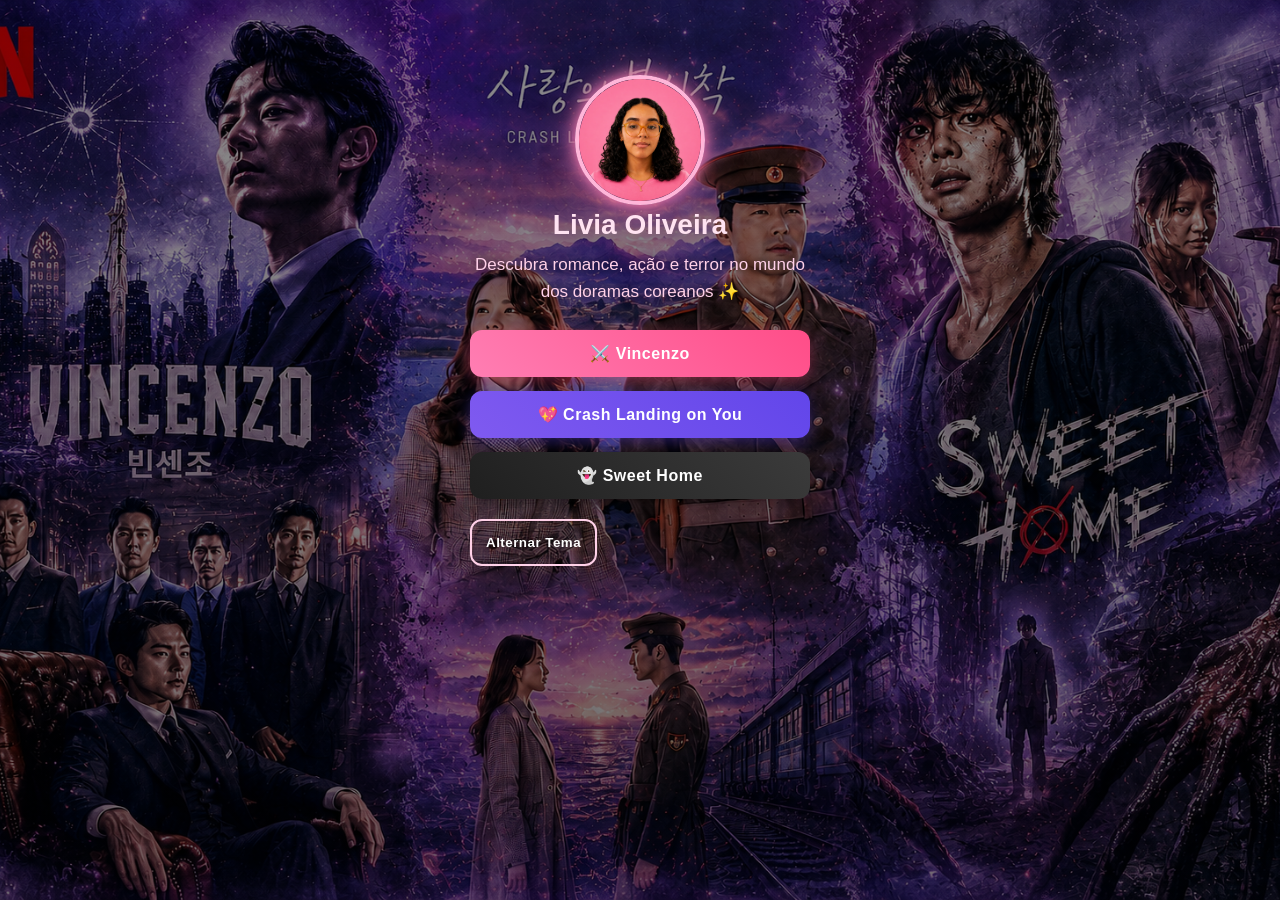
<file: meuprojeto/index.html>
<!DOCTYPE html>
<html lang="pt-BR">

<head>
  <meta charset="UTF-8">
  <title>Meu Linktree</title>
  <link rel="stylesheet" href="styles.css">
</head>

<body>
  <div class="container text-center">
    <img src="livia.avif" alt="Foto" class="avatar">
    <h1 class="title">Livia Oliveira</h1>
    <p class="subtitle">Descubra romance, ação e terror no mundo dos doramas coreanos ✨</p>
    <div class="links">
      <a href="https://www.netflix.com/title/81365087" target="_blank" class="btn btn-primary">
        ⚔️ Vincenzo
      </a>

      <a href="https://www.netflix.com/title/81159258" target="_blank" class="btn btn-secondary">
        💖 Crash Landing on You
      </a>

      <a href="https://www.netflix.com/title/81061734" target="_blank" class="btn btn-dark">
        👻 Sweet Home
      </a>
    </div>
    <button class="btn btn-outline" onclick="toggleTheme()">
      Alternar Tema
    </button>
  </div>
  <script src="script.js"></script>
</body>

</html>
</file>
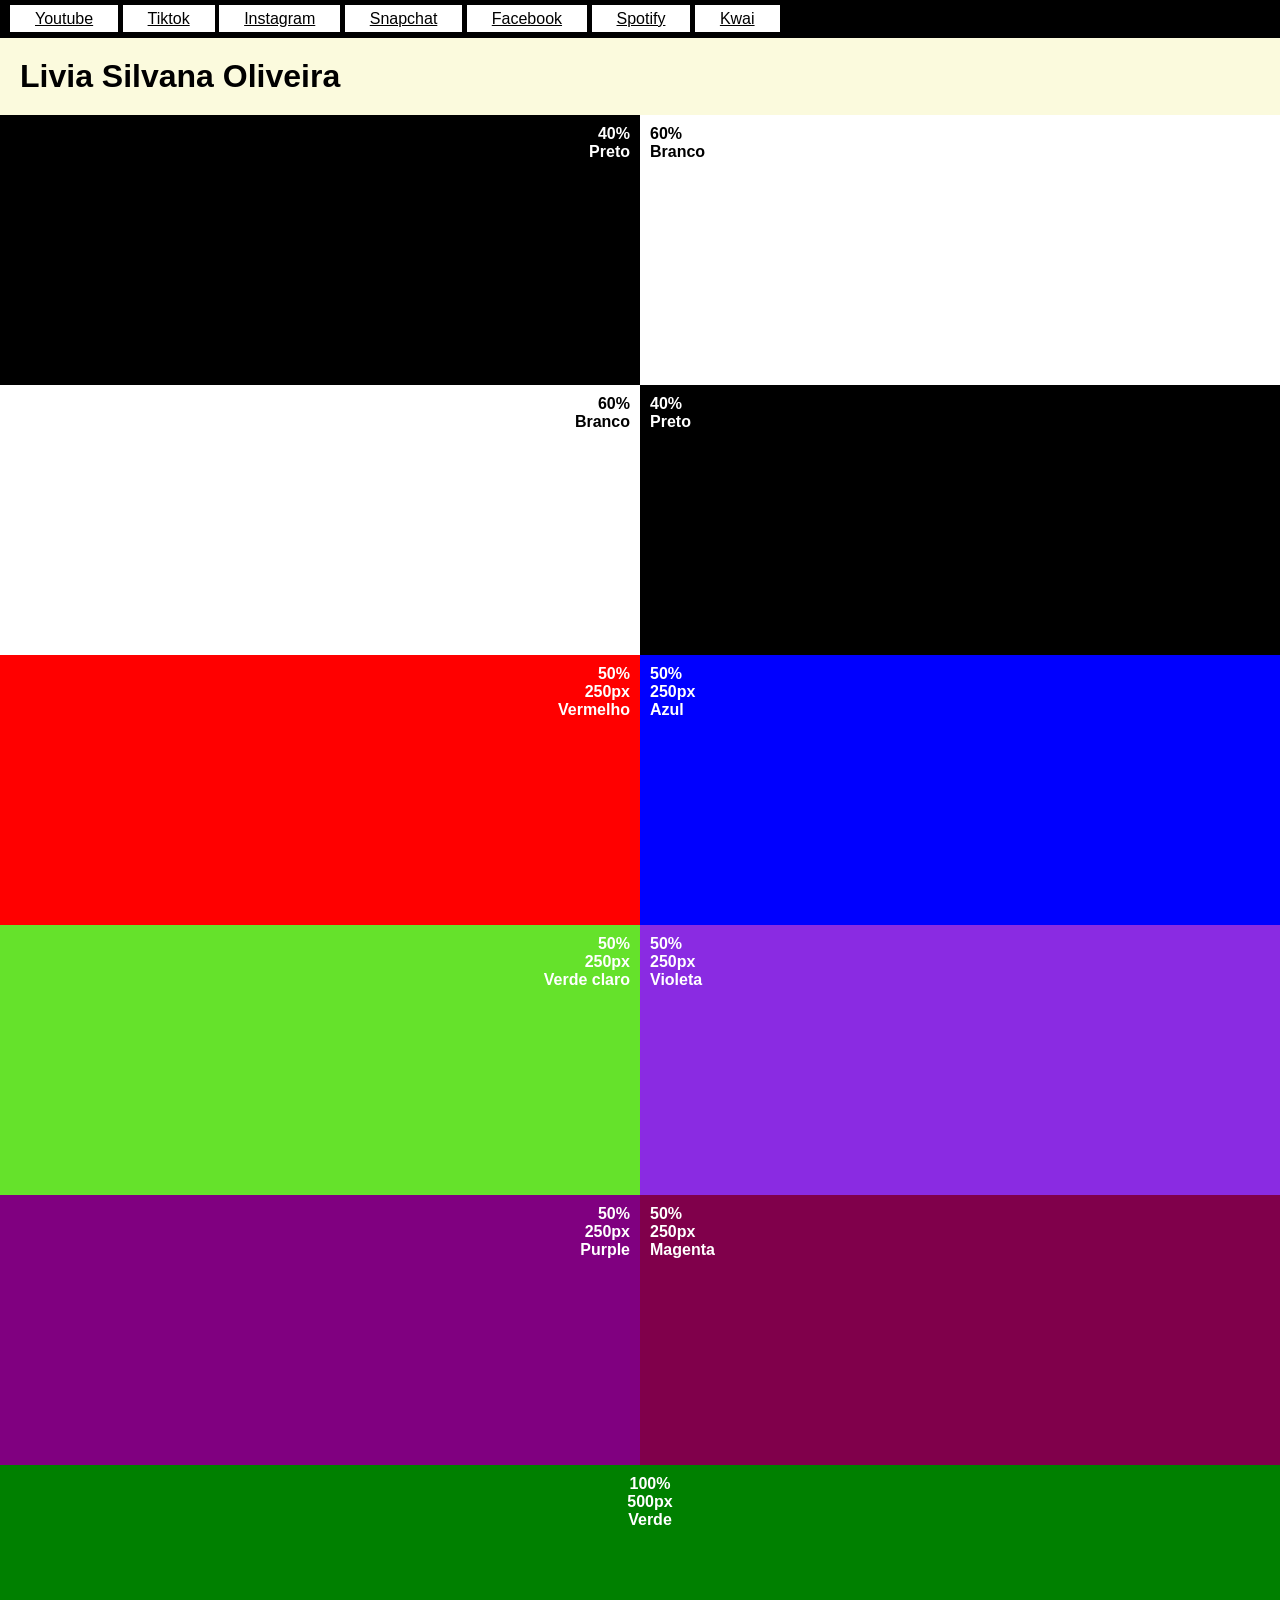
<file: modelo/index.html>
<!DOCTYPE html>
<html lang="en">
<head>
    <meta charset="UTF-8">
    <meta name="viewport" content="width=device-width, initial-scale=1.0">
    <title>Document</title>

    <Link rel="stylesheet"
    href="estilos.css">
</head>
<body>
    <div class="barra-navegacao">
        <a href="https://www.youtube.com/" class="link">Youtube</a>
        <a href="https://www.tiktok.com/" class="link">Tiktok</a>
        <a href="https://www.instagram.com/" class="link">Instagram</a>
        <a href="https://www.snapchat.com/" class="link">Snapchat</a>
        <a href="https://www.facebook.com/" class="link">Facebook</a>
        <a href="https://open.spotify.com/" class="link">Spotify</a>
        <a href="https://www.kwai.com/" class="link">Kwai</a>
        </a>
    </div>
    <h1>Livia Silvana Oliveira</h1>
     <div class="wrapper">
    <div class="meia-caixa texto-direita"  style="background-color:black;">
        40%<br>
        Preto
    </div>
    <div class="meia-caixa" style="background-color: white; color:black">
        60%<br>
        Branco
    </div>
    </div>
    <div class="wrapper">
    <div class="meia-caixa texto-direita"  style="background-color:white; color:black">
        60%<br>
        Branco
    </div>
    <div class="meia-caixa" style="background-color: black; color:white
    ">
        40%<br>
        Preto
    </div>
    </div>
    <div class="wrapper">
    <div class="meia-caixa texto-direita"  style="background-color: red;">
        50%<br>
        250px<br>
        Vermelho
    </div>
    <div class="meia-caixa" style="background-color: blue;">
        50%<br>
        250px<br>
        Azul
    </div>
    </div>
    <div class="wrapper">
    <div class="meia-caixa texto-direita" style="background-color: rgb(101, 226, 43);"> 
        50%<br>
        250px<br>
        Verde claro
    </div>
    <div class="meia-caixa" style="background-color: blueviolet;"> 
        50%<br>
        250px<br>
        Violeta
    </div>
    </div>
      <div class="wrapper">
    <div class="meia-caixa texto-direita" style="background-color: purple;"> 
        50%<br>
        250px<br>
        Purple
    </div>
    <div class="meia-caixa" style="background-color: rgb(128, 0, 75);"> 
        50%<br>
        250px<br>
        Magenta
    </div>
</div>
    <div class="caixa-completa
    texto-centro">
        100%<br>
        500px<br>
        Verde
    </div>
</body>
</file>
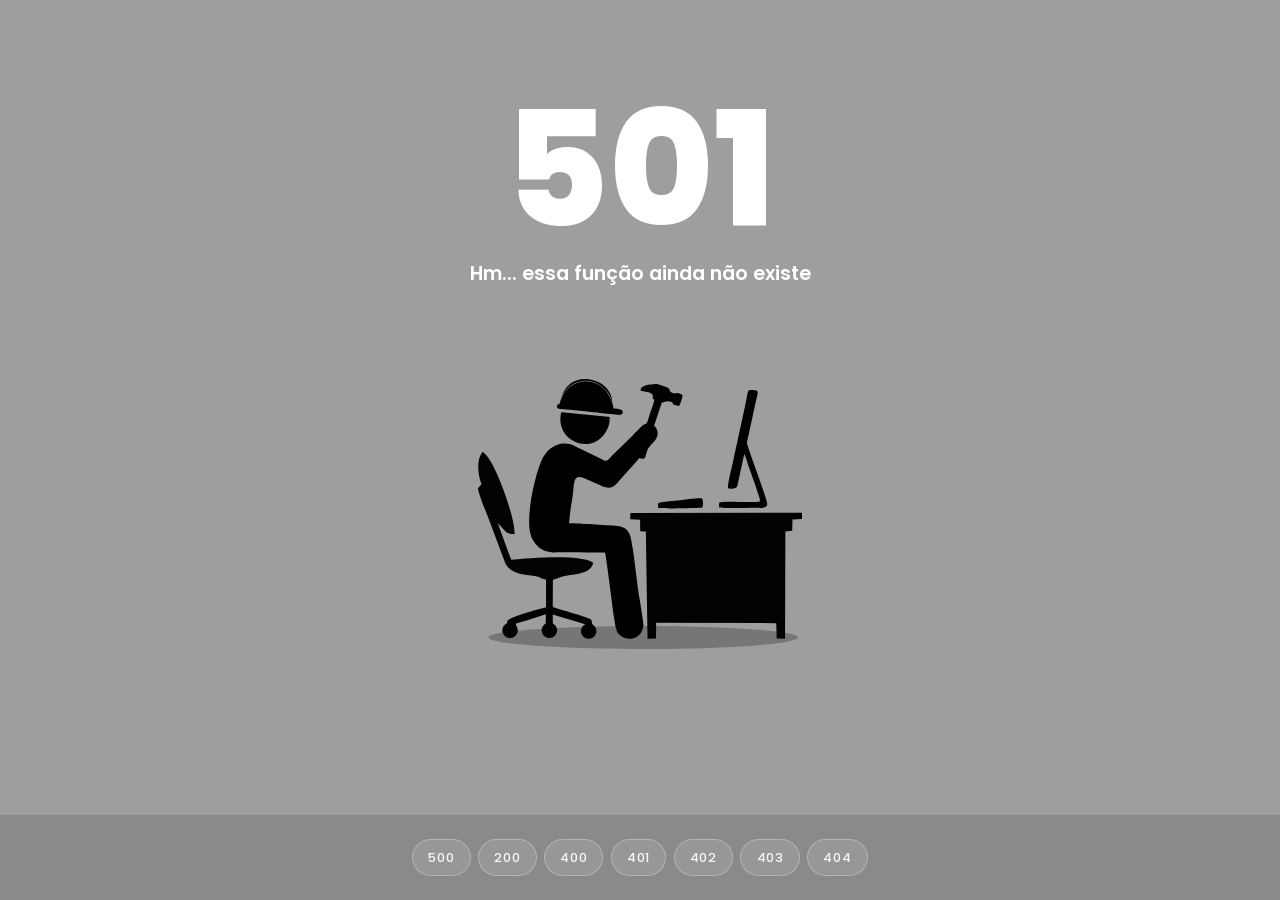
<file: PROVA/index.html>
<html lang="pt-br">

<head>
  <!-- INDEX -->
  <meta name="robots" content="index, follow">
  <meta name="author" content="Isaque Costa">
  <meta http-equiv="Content-Type" content="text/html; charset=UTF-8">
  <meta name="viewport" content="width=device-width,initial-scale=1,maximum-scale=1,user-scalable=0,viewport-fit=cover">
  <!-- DESCRIPTION -->
  <title>Erro Codes</title>
  <meta content="Erro Codes" property="og:title">
  <meta content="Desenvolvido por Isaque Costa" name="description">
  <meta content="Desenvolvido por Isaque Costa" property="og:description">
  <meta name="keywords"
    content="ios, android, responsivo, minimalista, design, simples, bonito, isaque.it, isaque costa">
  <!-- FAVICONS -->
  <link rel="apple-touch-icon" href="https://cdn.isaque.it/assets/icons/apple-icon-180.png">
  <!-- ASSETS -->
  <link href="https://fonts.googleapis.com/css?family=Open+Sans:400,700%7CPoppins:400,500" rel="stylesheet">
  <link href="custom.css" rel="stylesheet">
</head>

<body>
  <div id="bg-base"></div>
  <div id="bg-ripple"></div>
  <div class="main-area">
    <span>
      <h1 id="codigo">501</h1>
      <h5 id="mensagem">Hm... essa função ainda não existe</h5>
    </span>
    <img id="imagem" src="assets/501.svg">
  </div>
  <div class="barra-navegacao">
    <span class="btn-hover" data-id="500" data-color="#1B75D2"
      data-message="Eita... o servidor surtou por aqui">500</span>
    <span class="btn-hover" data-id="200" data-color="#33CC66" data-message="Yay! tudo certo, pode seguir">200</span>
    <span class="btn-hover" data-id="400" data-color="#820CCD"
      data-message="Ih... essa requisição veio torta">400</span>
    <span class="btn-hover" data-id="401" data-color="#F9152A" data-message="Ei! cadê o login?">401</span>
    <span class="btn-hover" data-id="402" data-color="#28A745" data-message="Poxa... a carteira pediu arrego">402</span>
    <span class="btn-hover" data-id="403" data-color="#F9152A" data-message="Calma lá... aqui é área VIP">403</span>
    <span class="btn-hover" data-id="404" data-color="#F46701" data-message="Opps... página não encontrada">404</span>
  </div>
  <script src="app.js"></script>
</body>

</html>
</file>
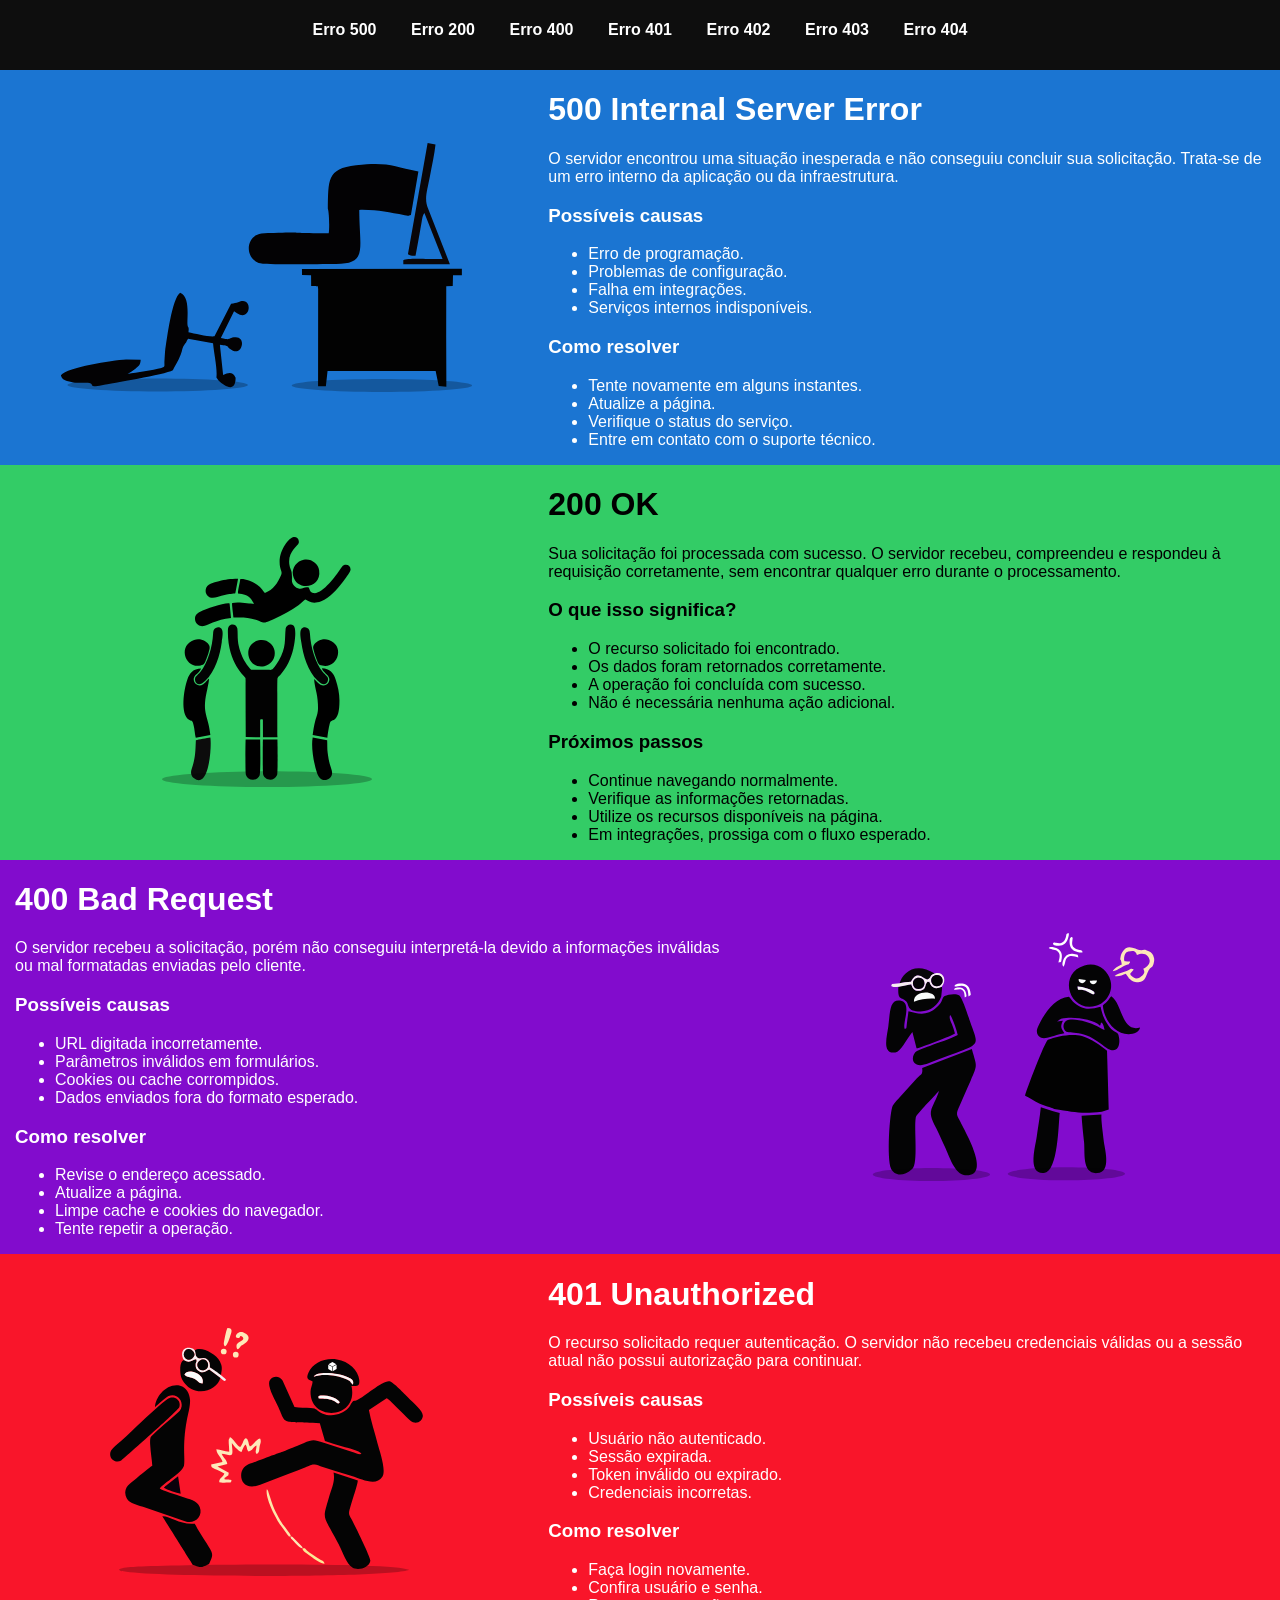
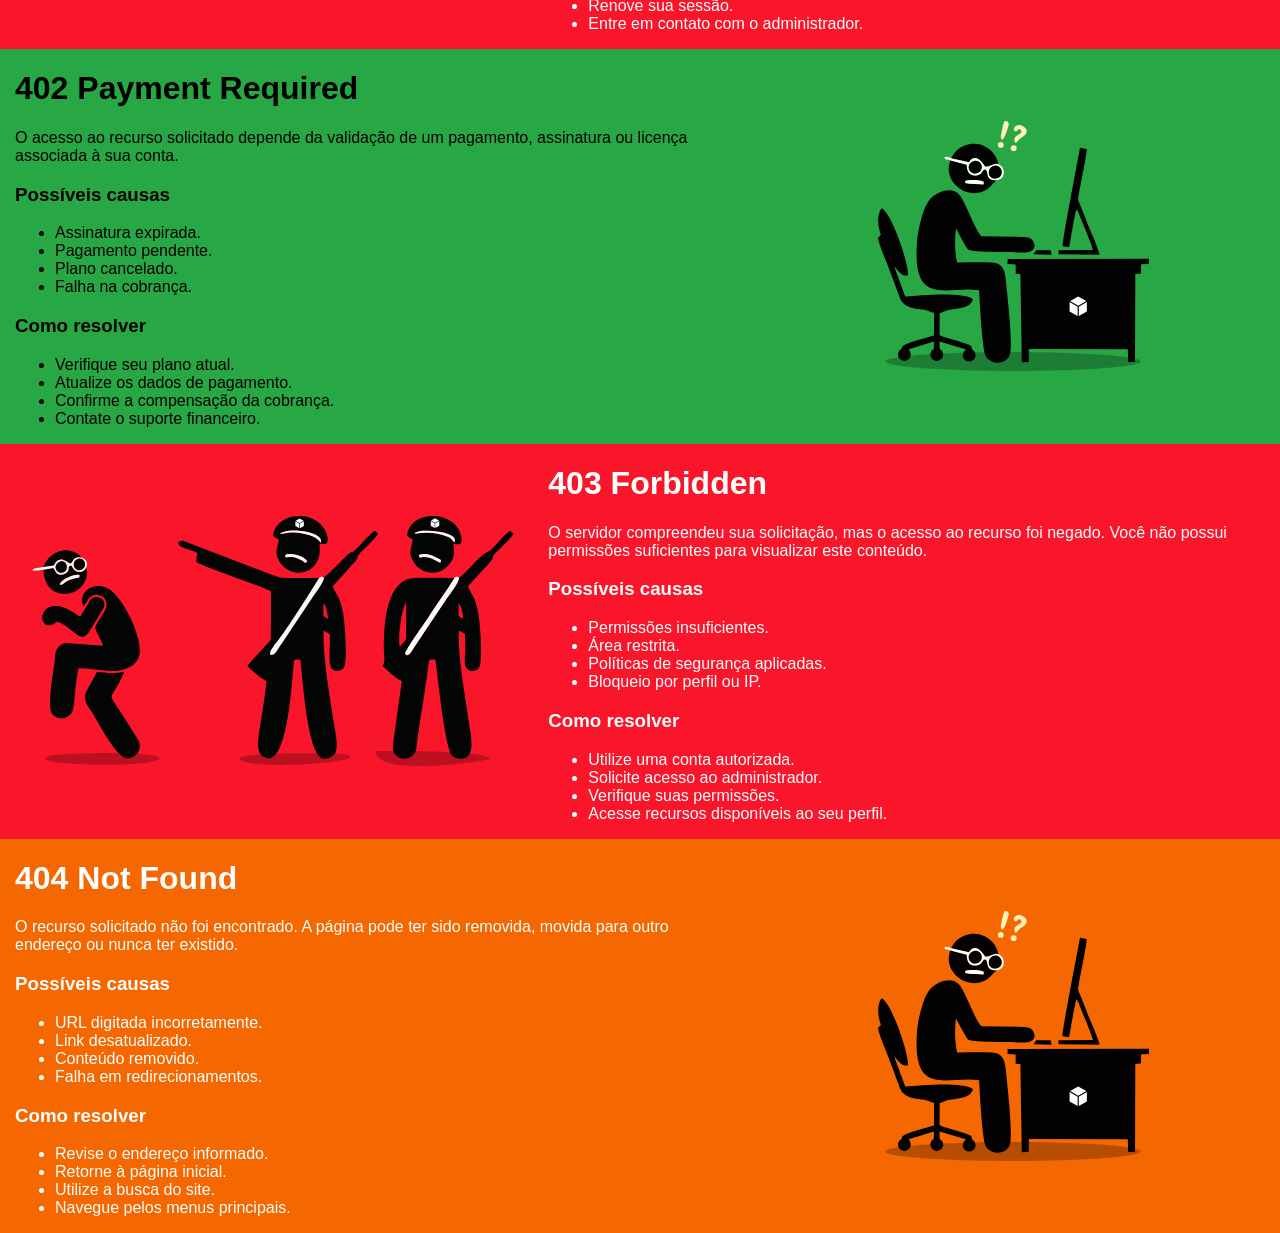
<file: website/index.html>
<!DOCTYPE html>
<html lang="pt-br">

<head>
    <meta charset="UTF-8">
    <meta name="viewport" content="width=device-width, initial-scale=1.0">
    <title>Base Web</title>
    <link rel="stylesheet" href="estilos.css">
</head>

<body>
  <div class="barra-navegacao">
    <a href="#ERROR_500" class="btn">Erro 500</a>
    <a href="#ERROR_200" class="btn">Erro 200</a>
    <a href="#ERROR_400" class="btn">Erro 400</a>
    <a href="#ERROR_401" class="btn">Erro 401</a>
    <a href="#ERROR_402" class="btn">Erro 402</a>
    <a href="#ERROR_403" class="btn">Erro 403</a>
    <a href="#ERROR_404" class="btn">Erro 404</a>
  </div>

  <!-- Seção: ERROR 500 -->
  <div id="ERROR_500" class="linha text-branco" style="background-color: #1B75D2;">
    <div class="col-5 d-flex alinhar-meio p-2">
      <img class="img-error" src="assets/500.svg" alt="500 Internal Server Error">
  </div>

  <div class="col-7">
    <h1>500 Internal Server Error</h1>
    <p>
      O servidor encontrou uma situação inesperada e não conseguiu concluir 
      sua solicitação. Trata-se de um erro interno da aplicação ou da infraestrutura.
    </p>

    <h3>Possíveis causas</h3>
    <ul>
      <li>Erro de programação.</li>
      <li>Problemas de configuração.</li>
      <li>Falha em integrações.</li>
      <li>Serviços internos indisponíveis.</li>
    </ul>

    <h3>Como resolver</h3>
    <ul>
      <li>Tente novamente em alguns instantes.</li>
      <li>Atualize a página.</li>
      <li>Verifique o status do serviço.</li>
      <li>Entre em contato com o suporte técnico.</li>
    </ul>
  </div>
</div>

  <!-- Seção: ERROR 200 -->
  <div id="ERROR_200" class="linha text-preto" style="background-color: #33CC66;">
    <div class="col-5 d-flex alinhar-meio p-2">
      <img class="img-error" src="assets/200.svg" alt="200 OK">
  </div>

  <div class="col-7">
    <h1>200 OK</h1>
    <p>
      Sua solicitação foi processada com sucesso. O servidor recebeu, compreendeu
      e respondeu à requisição corretamente, sem encontrar qualquer erro durante
      o processamento.
    </p>

    <h3>O que isso significa?</h3>
    <ul>
      <li>O recurso solicitado foi encontrado.</li>
      <li>Os dados foram retornados corretamente.</li>
      <li>A operação foi concluída com sucesso.</li>
      <li>Não é necessária nenhuma ação adicional.</li>
    </ul>

    <h3>Próximos passos</h3>
    <ul>
      <li>Continue navegando normalmente.</li>
      <li>Verifique as informações retornadas.</li>
      <li>Utilize os recursos disponíveis na página.</li>
      <li>Em integrações, prossiga com o fluxo esperado.</li>
    </ul>
  </div>
</div>

  <!-- Seção: ERROR 400 -->
  <div id="ERROR_400" class="linha text-branco" style="background-color: #820CCD;">
     <div class="col-7">
       <h1>400 Bad Request</h1>
       <p>
         O servidor recebeu a solicitação, porém não conseguiu interpretá-la devido
         a informações inválidas ou mal formatadas enviadas pelo cliente.
       </p>

       <h3>Possíveis causas</h3>
       <ul>
         <li>URL digitada incorretamente.</li>
         <li>Parâmetros inválidos em formulários.</li>
         <li>Cookies ou cache corrompidos.</li>
         <li>Dados enviados fora do formato esperado.</li>
       </ul>

       <h3>Como resolver</h3>
       <ul>
         <li>Revise o endereço acessado.</li>
         <li>Atualize a página.</li>
         <li>Limpe cache e cookies do navegador.</li>
         <li>Tente repetir a operação.</li>
       </ul>
     </div>

     <div class="col-5 d-flex alinhar-meio p-2">
       <img class="img-error" src="assets/400.svg" alt="400 Bad Request">
     </div>
   </div>

   <!-- Seção: ERROR 401 -->
   <div id="ERROR_401" class="linha text-branco" style="background-color: #F9152A;">
     <div class="col-5 d-flex alinhar-meio p-2">
       <img class="img-error" src="assets/401.svg" alt="401 Unauthorized">
     </div>

     <div class="col-7">
       <h1>401 Unauthorized</h1>
       <p>
         O recurso solicitado requer autenticação. O servidor não recebeu credenciais
         válidas ou a sessão atual não possui autorização para continuar.
       </p>

       <h3>Possíveis causas</h3>
       <ul>
         <li>Usuário não autenticado.</li>
         <li>Sessão expirada.</li>
         <li>Token inválido ou expirado.</li>
         <li>Credenciais incorretas.</li>
       </ul>

       <h3>Como resolver</h3>
       <ul>
         <li>Faça login novamente.</li>
         <li>Confira usuário e senha.</li>
         <li>Renove sua sessão.</li>
         <li>Entre em contato com o administrador.</li>
       </ul>
     </div>
   </div>

   <!-- Seção: ERROR 402 -->
   <div id="ERROR_402" class="linha" style="background-color: #28A745;">
     <div class="col-7">
       <h1>402 Payment Required</h1>
       <p>
         O acesso ao recurso solicitado depende da validação de um pagamento,
         assinatura ou licença associada à sua conta.
       </p>

       <h3>Possíveis causas</h3>
       <ul>
         <li>Assinatura expirada.</li>
         <li>Pagamento pendente.</li>
         <li>Plano cancelado.</li>
         <li>Falha na cobrança.</li>
       </ul>

       <h3>Como resolver</h3>
       <ul>
         <li>Verifique seu plano atual.</li>
         <li>Atualize os dados de pagamento.</li>
         <li>Confirme a compensação da cobrança.</li>
         <li>Contate o suporte financeiro.</li>
       </ul>
     </div>

     <div class="col-5 d-flex alinhar-meio p-2">
       <img class="img-error" src="assets/402.svg" alt="402 Payment Required">
     </div>
   </div>

   <!-- Seção: ERROR 403 -->
   <div id="ERROR_403" class="linha text-branco" style="background-color: #F9152A;">
     <div class="col-5 d-flex alinhar-meio p-2">
       <img class="img-error" src="assets/403.svg" alt="403 Forbidden">
     </div>

     <div class="col-7">
       <h1>403 Forbidden</h1>
       <p>
         O servidor compreendeu sua solicitação, mas o acesso ao recurso foi negado.
         Você não possui permissões suficientes para visualizar este conteúdo.
       </p>
         

       <h3>Possíveis causas</h3>
       <ul>
         <li>Permissões insuficientes.</li>
         <li>Área restrita.</li>
         <li>Políticas de segurança aplicadas.</li>
         <li>Bloqueio por perfil ou IP.</li>
       </ul>

       <h3>Como resolver</h3>
       <ul>
         <li>Utilize uma conta autorizada.</li>
         <li>Solicite acesso ao administrador.</li>
         <li>Verifique suas permissões.</li>
         <li>Acesse recursos disponíveis ao seu perfil.</li>
       </ul>
     </div>
   </div> 

   <!-- Seção: ERROR 404 -->
   <div id="ERROR_404" class="linha text-branco" style="background-color: #f46701;">
     <div class="col-7">
       <h1>404 Not Found</h1>
       <p>
         O recurso solicitado não foi encontrado. A página pode ter sido removida,
         movida para outro endereço ou nunca ter existido.
       </p>

       <h3>Possíveis causas</h3>
       <ul>
         <li>URL digitada incorretamente.</li>
         <li>Link desatualizado.</li>
         <li>Conteúdo removido.</li>
         <li>Falha em redirecionamentos.</li>
       </ul>

       <h3>Como resolver</h3>
       <ul>
         <li>Revise o endereço informado.</li>
         <li>Retorne à página inicial.</li>
         <li>Utilize a busca do site.</li>
         <li>Navegue pelos menus principais.</li>
       </ul>
     </div>

     <div class="col-5 d-flex alinhar-meio p-2">
       <img class="img-error" src="assets/404.svg" alt="404 Not Found">
     </div>
   </div>
</body>

</html>
</file>
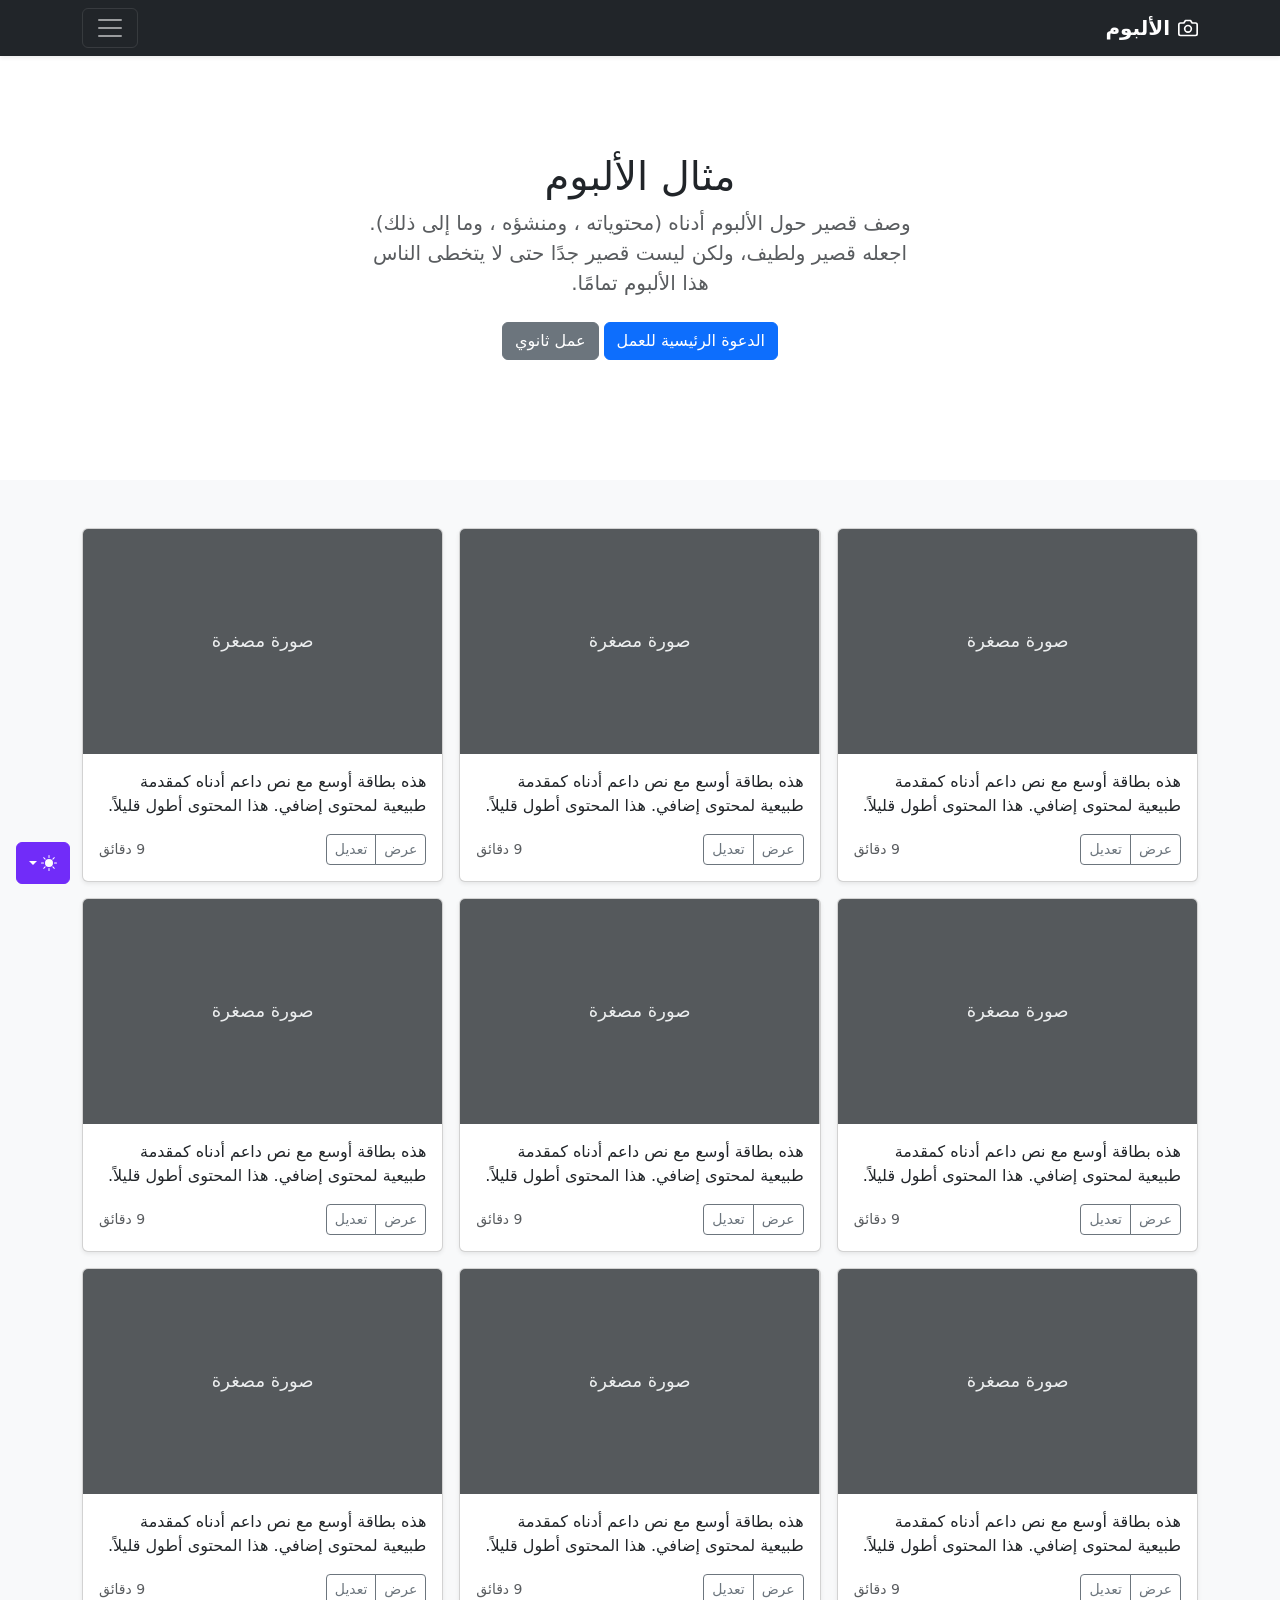
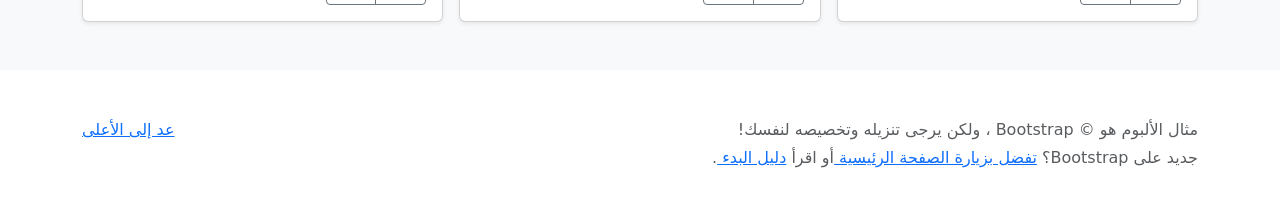
<file: bootstrap/album-rtl/index.html>
<!doctype html>
<html lang="ar" dir="rtl" data-bs-theme="auto">
  <head>
    <meta charset="utf-8" />
    <meta name="viewport" content="width=device-width, initial-scale=1" />
    <meta name="description" content="" />
    <meta
      name="author"
      content="Mark Otto, Jacob Thornton, and Bootstrap contributors"
    />
    <meta name="generator" content="Astro v5.13.2" />
    <title>مثال الألبوم · Bootstrap v5.3</title>
    <link
      rel="canonical"
      href="https://getbootstrap.com/docs/5.3/examples/album-rtl/"
    />
    <script src="../assets/js/color-modes.js"></script>
    <link href="../assets/dist/css/bootstrap.rtl.min.css" rel="stylesheet" />
    <meta name="theme-color" content="#712cf9" />
    <style>
      .bd-placeholder-img {
        font-size: 1.125rem;
        text-anchor: middle;
        -webkit-user-select: none;
        -moz-user-select: none;
        user-select: none;
      }
      @media (min-width: 768px) {
        .bd-placeholder-img-lg {
          font-size: 3.5rem;
        }
      }
      .b-example-divider {
        width: 100%;
        height: 3rem;
        background-color: #0000001a;
        border: solid rgba(0, 0, 0, 0.15);
        border-width: 1px 0;
        box-shadow:
          inset 0 0.5em 1.5em #0000001a,
          inset 0 0.125em 0.5em #00000026;
      }
      .b-example-vr {
        flex-shrink: 0;
        width: 1.5rem;
        height: 100vh;
      }
      .bi {
        vertical-align: -0.125em;
        fill: currentColor;
      }
      .nav-scroller {
        position: relative;
        z-index: 2;
        height: 2.75rem;
        overflow-y: hidden;
      }
      .nav-scroller .nav {
        display: flex;
        flex-wrap: nowrap;
        padding-bottom: 1rem;
        margin-top: -1px;
        overflow-x: auto;
        text-align: center;
        white-space: nowrap;
        -webkit-overflow-scrolling: touch;
      }
      .btn-bd-primary {
        --bd-violet-bg: #712cf9;
        --bd-violet-rgb: 112.520718, 44.062154, 249.437846;
        --bs-btn-font-weight: 600;
        --bs-btn-color: var(--bs-white);
        --bs-btn-bg: var(--bd-violet-bg);
        --bs-btn-border-color: var(--bd-violet-bg);
        --bs-btn-hover-color: var(--bs-white);
        --bs-btn-hover-bg: #6528e0;
        --bs-btn-hover-border-color: #6528e0;
        --bs-btn-focus-shadow-rgb: var(--bd-violet-rgb);
        --bs-btn-active-color: var(--bs-btn-hover-color);
        --bs-btn-active-bg: #5a23c8;
        --bs-btn-active-border-color: #5a23c8;
      }
      .bd-mode-toggle {
        z-index: 1500;
      }
      .bd-mode-toggle .bi {
        width: 1em;
        height: 1em;
      }
      .bd-mode-toggle .dropdown-menu .active .bi {
        display: block !important;
      }
    </style>
  </head>
  <body>
    <svg xmlns="http://www.w3.org/2000/svg" class="d-none">
      <symbol id="check2" viewBox="0 0 16 16">
        <path
          d="M13.854 3.646a.5.5 0 0 1 0 .708l-7 7a.5.5 0 0 1-.708 0l-3.5-3.5a.5.5 0 1 1 .708-.708L6.5 10.293l6.646-6.647a.5.5 0 0 1 .708 0z"
        ></path>
      </symbol>
      <symbol id="circle-half" viewBox="0 0 16 16">
        <path
          d="M8 15A7 7 0 1 0 8 1v14zm0 1A8 8 0 1 1 8 0a8 8 0 0 1 0 16z"
        ></path>
      </symbol>
      <symbol id="moon-stars-fill" viewBox="0 0 16 16">
        <path
          d="M6 .278a.768.768 0 0 1 .08.858 7.208 7.208 0 0 0-.878 3.46c0 4.021 3.278 7.277 7.318 7.277.527 0 1.04-.055 1.533-.16a.787.787 0 0 1 .81.316.733.733 0 0 1-.031.893A8.349 8.349 0 0 1 8.344 16C3.734 16 0 12.286 0 7.71 0 4.266 2.114 1.312 5.124.06A.752.752 0 0 1 6 .278z"
        ></path>
        <path
          d="M10.794 3.148a.217.217 0 0 1 .412 0l.387 1.162c.173.518.579.924 1.097 1.097l1.162.387a.217.217 0 0 1 0 .412l-1.162.387a1.734 1.734 0 0 0-1.097 1.097l-.387 1.162a.217.217 0 0 1-.412 0l-.387-1.162A1.734 1.734 0 0 0 9.31 6.593l-1.162-.387a.217.217 0 0 1 0-.412l1.162-.387a1.734 1.734 0 0 0 1.097-1.097l.387-1.162zM13.863.099a.145.145 0 0 1 .274 0l.258.774c.115.346.386.617.732.732l.774.258a.145.145 0 0 1 0 .274l-.774.258a1.156 1.156 0 0 0-.732.732l-.258.774a.145.145 0 0 1-.274 0l-.258-.774a1.156 1.156 0 0 0-.732-.732l-.774-.258a.145.145 0 0 1 0-.274l.774-.258c.346-.115.617-.386.732-.732L13.863.1z"
        ></path>
      </symbol>
      <symbol id="sun-fill" viewBox="0 0 16 16">
        <path
          d="M8 12a4 4 0 1 0 0-8 4 4 0 0 0 0 8zM8 0a.5.5 0 0 1 .5.5v2a.5.5 0 0 1-1 0v-2A.5.5 0 0 1 8 0zm0 13a.5.5 0 0 1 .5.5v2a.5.5 0 0 1-1 0v-2A.5.5 0 0 1 8 13zm8-5a.5.5 0 0 1-.5.5h-2a.5.5 0 0 1 0-1h2a.5.5 0 0 1 .5.5zM3 8a.5.5 0 0 1-.5.5h-2a.5.5 0 0 1 0-1h2A.5.5 0 0 1 3 8zm10.657-5.657a.5.5 0 0 1 0 .707l-1.414 1.415a.5.5 0 1 1-.707-.708l1.414-1.414a.5.5 0 0 1 .707 0zm-9.193 9.193a.5.5 0 0 1 0 .707L3.05 13.657a.5.5 0 0 1-.707-.707l1.414-1.414a.5.5 0 0 1 .707 0zm9.193 2.121a.5.5 0 0 1-.707 0l-1.414-1.414a.5.5 0 0 1 .707-.707l1.414 1.414a.5.5 0 0 1 0 .707zM4.464 4.465a.5.5 0 0 1-.707 0L2.343 3.05a.5.5 0 1 1 .707-.707l1.414 1.414a.5.5 0 0 1 0 .708z"
        ></path>
      </symbol>
    </svg>
    <div
      class="dropdown position-fixed bottom-0 end-0 mb-3 me-3 bd-mode-toggle"
    >
      <button
        class="btn btn-bd-primary py-2 dropdown-toggle d-flex align-items-center"
        id="bd-theme"
        type="button"
        aria-expanded="false"
        data-bs-toggle="dropdown"
        aria-label="Toggle theme (auto)"
      >
        <svg class="bi my-1 theme-icon-active" aria-hidden="true">
          <use href="#circle-half"></use>
        </svg>
        <span class="visually-hidden" id="bd-theme-text">Toggle theme</span>
      </button>
      <ul
        class="dropdown-menu dropdown-menu-end shadow"
        aria-labelledby="bd-theme-text"
      >
        <li>
          <button
            type="button"
            class="dropdown-item d-flex align-items-center"
            data-bs-theme-value="light"
            aria-pressed="false"
          >
            <svg class="bi me-2 opacity-50" aria-hidden="true">
              <use href="#sun-fill"></use>
            </svg>
            Light
            <svg class="bi ms-auto d-none" aria-hidden="true">
              <use href="#check2"></use>
            </svg>
          </button>
        </li>
        <li>
          <button
            type="button"
            class="dropdown-item d-flex align-items-center"
            data-bs-theme-value="dark"
            aria-pressed="false"
          >
            <svg class="bi me-2 opacity-50" aria-hidden="true">
              <use href="#moon-stars-fill"></use>
            </svg>
            Dark
            <svg class="bi ms-auto d-none" aria-hidden="true">
              <use href="#check2"></use>
            </svg>
          </button>
        </li>
        <li>
          <button
            type="button"
            class="dropdown-item d-flex align-items-center active"
            data-bs-theme-value="auto"
            aria-pressed="true"
          >
            <svg class="bi me-2 opacity-50" aria-hidden="true">
              <use href="#circle-half"></use>
            </svg>
            Auto
            <svg class="bi ms-auto d-none" aria-hidden="true">
              <use href="#check2"></use>
            </svg>
          </button>
        </li>
      </ul>
    </div>
    <header data-bs-theme="dark">
      <div class="collapse text-bg-dark" id="navbarHeader">
        <div class="container">
          <div class="row">
            <div class="col-sm-8 col-md-7 py-4">
              <h4>حول</h4>
              <p class="text-body-secondary">
                أضف بعض المعلومات حول الألبوم، المؤلف، أو أي سياق خلفية آخر.
                اجعلها بضع جمل حتى يتمكن الزوار من التقاط بعض التلميحات المفيدة.
                ثم اربطها ببعض مواقع التواصل الاجتماعي أو معلومات الاتصال.
              </p>
            </div>
            <div class="col-sm-4 offset-md-1 py-4">
              <h4>تواصل معي</h4>
              <ul class="list-unstyled">
                <li><a href="#" class="text-white">تابعني على تويتر</a></li>
                <li>
                  <a href="#" class="text-white">شاركني الإعجاب في فيسبوك</a>
                </li>
                <li>
                  <a href="#" class="text-white"
                    >راسلني على البريد الإلكتروني</a
                  >
                </li>
              </ul>
            </div>
          </div>
        </div>
      </div>
      <div class="navbar navbar-dark bg-dark shadow-sm">
        <div class="container">
          <a href="#" class="navbar-brand d-flex align-items-center">
            <svg
              xmlns="http://www.w3.org/2000/svg"
              width="20"
              height="20"
              fill="none"
              stroke="currentColor"
              stroke-linecap="round"
              stroke-linejoin="round"
              stroke-width="2"
              aria-hidden="true"
              class="me-2"
              viewBox="0 0 24 24"
            >
              <path
                d="M23 19a2 2 0 0 1-2 2H3a2 2 0 0 1-2-2V8a2 2 0 0 1 2-2h4l2-3h6l2 3h4a2 2 0 0 1 2 2z"
              ></path>
              <circle cx="12" cy="13" r="4"></circle>
            </svg>
            <strong>الألبوم</strong>
          </a>
          <button
            class="navbar-toggler"
            type="button"
            data-bs-toggle="collapse"
            data-bs-target="#navbarHeader"
            aria-controls="navbarHeader"
            aria-expanded="false"
            aria-label="تبديل التنقل"
          >
            <span class="navbar-toggler-icon"></span>
          </button>
        </div>
      </div>
    </header>
    <main>
      <section class="py-5 text-center container">
        <div class="row py-lg-5">
          <div class="col-lg-6 col-md-8 mx-auto">
            <h1 class="fw-light">مثال الألبوم</h1>
            <p class="lead text-body-secondary">
              وصف قصير حول الألبوم أدناه (محتوياته ، ومنشؤه ، وما إلى ذلك).
              اجعله قصير ولطيف، ولكن ليست قصير جدًا حتى لا يتخطى الناس هذا
              الألبوم تمامًا.
            </p>
            <p>
              <a href="#" class="btn btn-primary my-2">الدعوة الرئيسية للعمل</a>
              <a href="#" class="btn btn-secondary my-2">عمل ثانوي</a>
            </p>
          </div>
        </div>
      </section>
      <div class="album py-5 bg-body-tertiary">
        <div class="container">
          <div class="row row-cols-1 row-cols-sm-2 row-cols-md-3 g-3">
            <div class="col">
              <div class="card shadow-sm">
                <svg
                  aria-label="Placeholder: صورة مصغرة"
                  class="bd-placeholder-img card-img-top"
                  height="225"
                  preserveAspectRatio="xMidYMid slice"
                  role="img"
                  width="100%"
                  xmlns="http://www.w3.org/2000/svg"
                >
                  <title>Placeholder</title>
                  <rect width="100%" height="100%" fill="#55595c"></rect>
                  <text x="50%" y="50%" fill="#eceeef" dy=".3em">
                    صورة مصغرة
                  </text>
                </svg>
                <div class="card-body">
                  <p class="card-text">
                    هذه بطاقة أوسع مع نص داعم أدناه كمقدمة طبيعية لمحتوى إضافي.
                    هذا المحتوى أطول قليلاً.
                  </p>
                  <div
                    class="d-flex justify-content-between align-items-center"
                  >
                    <div class="btn-group">
                      <button
                        type="button"
                        class="btn btn-sm btn-outline-secondary"
                      >
                        عرض
                      </button>
                      <button
                        type="button"
                        class="btn btn-sm btn-outline-secondary"
                      >
                        تعديل
                      </button>
                    </div>
                    <small class="text-body-secondary">9 دقائق</small>
                  </div>
                </div>
              </div>
            </div>
            <div class="col">
              <div class="card shadow-sm">
                <svg
                  aria-label="Placeholder: صورة مصغرة"
                  class="bd-placeholder-img card-img-top"
                  height="225"
                  preserveAspectRatio="xMidYMid slice"
                  role="img"
                  width="100%"
                  xmlns="http://www.w3.org/2000/svg"
                >
                  <title>Placeholder</title>
                  <rect width="100%" height="100%" fill="#55595c"></rect>
                  <text x="50%" y="50%" fill="#eceeef" dy=".3em">
                    صورة مصغرة
                  </text>
                </svg>
                <div class="card-body">
                  <p class="card-text">
                    هذه بطاقة أوسع مع نص داعم أدناه كمقدمة طبيعية لمحتوى إضافي.
                    هذا المحتوى أطول قليلاً.
                  </p>
                  <div
                    class="d-flex justify-content-between align-items-center"
                  >
                    <div class="btn-group">
                      <button
                        type="button"
                        class="btn btn-sm btn-outline-secondary"
                      >
                        عرض
                      </button>
                      <button
                        type="button"
                        class="btn btn-sm btn-outline-secondary"
                      >
                        تعديل
                      </button>
                    </div>
                    <small class="text-body-secondary">9 دقائق</small>
                  </div>
                </div>
              </div>
            </div>
            <div class="col">
              <div class="card shadow-sm">
                <svg
                  aria-label="Placeholder: صورة مصغرة"
                  class="bd-placeholder-img card-img-top"
                  height="225"
                  preserveAspectRatio="xMidYMid slice"
                  role="img"
                  width="100%"
                  xmlns="http://www.w3.org/2000/svg"
                >
                  <title>Placeholder</title>
                  <rect width="100%" height="100%" fill="#55595c"></rect>
                  <text x="50%" y="50%" fill="#eceeef" dy=".3em">
                    صورة مصغرة
                  </text>
                </svg>
                <div class="card-body">
                  <p class="card-text">
                    هذه بطاقة أوسع مع نص داعم أدناه كمقدمة طبيعية لمحتوى إضافي.
                    هذا المحتوى أطول قليلاً.
                  </p>
                  <div
                    class="d-flex justify-content-between align-items-center"
                  >
                    <div class="btn-group">
                      <button
                        type="button"
                        class="btn btn-sm btn-outline-secondary"
                      >
                        عرض
                      </button>
                      <button
                        type="button"
                        class="btn btn-sm btn-outline-secondary"
                      >
                        تعديل
                      </button>
                    </div>
                    <small class="text-body-secondary">9 دقائق</small>
                  </div>
                </div>
              </div>
            </div>
            <div class="col">
              <div class="card shadow-sm">
                <svg
                  aria-label="Placeholder: صورة مصغرة"
                  class="bd-placeholder-img card-img-top"
                  height="225"
                  preserveAspectRatio="xMidYMid slice"
                  role="img"
                  width="100%"
                  xmlns="http://www.w3.org/2000/svg"
                >
                  <title>Placeholder</title>
                  <rect width="100%" height="100%" fill="#55595c"></rect>
                  <text x="50%" y="50%" fill="#eceeef" dy=".3em">
                    صورة مصغرة
                  </text>
                </svg>
                <div class="card-body">
                  <p class="card-text">
                    هذه بطاقة أوسع مع نص داعم أدناه كمقدمة طبيعية لمحتوى إضافي.
                    هذا المحتوى أطول قليلاً.
                  </p>
                  <div
                    class="d-flex justify-content-between align-items-center"
                  >
                    <div class="btn-group">
                      <button
                        type="button"
                        class="btn btn-sm btn-outline-secondary"
                      >
                        عرض
                      </button>
                      <button
                        type="button"
                        class="btn btn-sm btn-outline-secondary"
                      >
                        تعديل
                      </button>
                    </div>
                    <small class="text-body-secondary">9 دقائق</small>
                  </div>
                </div>
              </div>
            </div>
            <div class="col">
              <div class="card shadow-sm">
                <svg
                  aria-label="Placeholder: صورة مصغرة"
                  class="bd-placeholder-img card-img-top"
                  height="225"
                  preserveAspectRatio="xMidYMid slice"
                  role="img"
                  width="100%"
                  xmlns="http://www.w3.org/2000/svg"
                >
                  <title>Placeholder</title>
                  <rect width="100%" height="100%" fill="#55595c"></rect>
                  <text x="50%" y="50%" fill="#eceeef" dy=".3em">
                    صورة مصغرة
                  </text>
                </svg>
                <div class="card-body">
                  <p class="card-text">
                    هذه بطاقة أوسع مع نص داعم أدناه كمقدمة طبيعية لمحتوى إضافي.
                    هذا المحتوى أطول قليلاً.
                  </p>
                  <div
                    class="d-flex justify-content-between align-items-center"
                  >
                    <div class="btn-group">
                      <button
                        type="button"
                        class="btn btn-sm btn-outline-secondary"
                      >
                        عرض
                      </button>
                      <button
                        type="button"
                        class="btn btn-sm btn-outline-secondary"
                      >
                        تعديل
                      </button>
                    </div>
                    <small class="text-body-secondary">9 دقائق</small>
                  </div>
                </div>
              </div>
            </div>
            <div class="col">
              <div class="card shadow-sm">
                <svg
                  aria-label="Placeholder: صورة مصغرة"
                  class="bd-placeholder-img card-img-top"
                  height="225"
                  preserveAspectRatio="xMidYMid slice"
                  role="img"
                  width="100%"
                  xmlns="http://www.w3.org/2000/svg"
                >
                  <title>Placeholder</title>
                  <rect width="100%" height="100%" fill="#55595c"></rect>
                  <text x="50%" y="50%" fill="#eceeef" dy=".3em">
                    صورة مصغرة
                  </text>
                </svg>
                <div class="card-body">
                  <p class="card-text">
                    هذه بطاقة أوسع مع نص داعم أدناه كمقدمة طبيعية لمحتوى إضافي.
                    هذا المحتوى أطول قليلاً.
                  </p>
                  <div
                    class="d-flex justify-content-between align-items-center"
                  >
                    <div class="btn-group">
                      <button
                        type="button"
                        class="btn btn-sm btn-outline-secondary"
                      >
                        عرض
                      </button>
                      <button
                        type="button"
                        class="btn btn-sm btn-outline-secondary"
                      >
                        تعديل
                      </button>
                    </div>
                    <small class="text-body-secondary">9 دقائق</small>
                  </div>
                </div>
              </div>
            </div>
            <div class="col">
              <div class="card shadow-sm">
                <svg
                  aria-label="Placeholder: صورة مصغرة"
                  class="bd-placeholder-img card-img-top"
                  height="225"
                  preserveAspectRatio="xMidYMid slice"
                  role="img"
                  width="100%"
                  xmlns="http://www.w3.org/2000/svg"
                >
                  <title>Placeholder</title>
                  <rect width="100%" height="100%" fill="#55595c"></rect>
                  <text x="50%" y="50%" fill="#eceeef" dy=".3em">
                    صورة مصغرة
                  </text>
                </svg>
                <div class="card-body">
                  <p class="card-text">
                    هذه بطاقة أوسع مع نص داعم أدناه كمقدمة طبيعية لمحتوى إضافي.
                    هذا المحتوى أطول قليلاً.
                  </p>
                  <div
                    class="d-flex justify-content-between align-items-center"
                  >
                    <div class="btn-group">
                      <button
                        type="button"
                        class="btn btn-sm btn-outline-secondary"
                      >
                        عرض
                      </button>
                      <button
                        type="button"
                        class="btn btn-sm btn-outline-secondary"
                      >
                        تعديل
                      </button>
                    </div>
                    <small class="text-body-secondary">9 دقائق</small>
                  </div>
                </div>
              </div>
            </div>
            <div class="col">
              <div class="card shadow-sm">
                <svg
                  aria-label="Placeholder: صورة مصغرة"
                  class="bd-placeholder-img card-img-top"
                  height="225"
                  preserveAspectRatio="xMidYMid slice"
                  role="img"
                  width="100%"
                  xmlns="http://www.w3.org/2000/svg"
                >
                  <title>Placeholder</title>
                  <rect width="100%" height="100%" fill="#55595c"></rect>
                  <text x="50%" y="50%" fill="#eceeef" dy=".3em">
                    صورة مصغرة
                  </text>
                </svg>
                <div class="card-body">
                  <p class="card-text">
                    هذه بطاقة أوسع مع نص داعم أدناه كمقدمة طبيعية لمحتوى إضافي.
                    هذا المحتوى أطول قليلاً.
                  </p>
                  <div
                    class="d-flex justify-content-between align-items-center"
                  >
                    <div class="btn-group">
                      <button
                        type="button"
                        class="btn btn-sm btn-outline-secondary"
                      >
                        عرض
                      </button>
                      <button
                        type="button"
                        class="btn btn-sm btn-outline-secondary"
                      >
                        تعديل
                      </button>
                    </div>
                    <small class="text-body-secondary">9 دقائق</small>
                  </div>
                </div>
              </div>
            </div>
            <div class="col">
              <div class="card shadow-sm">
                <svg
                  aria-label="Placeholder: صورة مصغرة"
                  class="bd-placeholder-img card-img-top"
                  height="225"
                  preserveAspectRatio="xMidYMid slice"
                  role="img"
                  width="100%"
                  xmlns="http://www.w3.org/2000/svg"
                >
                  <title>Placeholder</title>
                  <rect width="100%" height="100%" fill="#55595c"></rect>
                  <text x="50%" y="50%" fill="#eceeef" dy=".3em">
                    صورة مصغرة
                  </text>
                </svg>
                <div class="card-body">
                  <p class="card-text">
                    هذه بطاقة أوسع مع نص داعم أدناه كمقدمة طبيعية لمحتوى إضافي.
                    هذا المحتوى أطول قليلاً.
                  </p>
                  <div
                    class="d-flex justify-content-between align-items-center"
                  >
                    <div class="btn-group">
                      <button
                        type="button"
                        class="btn btn-sm btn-outline-secondary"
                      >
                        عرض
                      </button>
                      <button
                        type="button"
                        class="btn btn-sm btn-outline-secondary"
                      >
                        تعديل
                      </button>
                    </div>
                    <small class="text-body-secondary">9 دقائق</small>
                  </div>
                </div>
              </div>
            </div>
          </div>
        </div>
      </div>
    </main>
    <footer class="text-body-secondary py-5">
      <div class="container">
        <p class="float-end mb-1"><a href="#">عد إلى الأعلى</a></p>
        <p class="mb-1">
          مثال الألبوم هو © Bootstrap ، ولكن يرجى تنزيله وتخصيصه لنفسك!
        </p>
        <p class="mb-0">
          جديد على Bootstrap؟ <a href="/"> تفضل بزيارة الصفحة الرئيسية </a> أو
          اقرأ <a href="../getting-started/introduction"> دليل البدء </a>.
        </p>
      </div>
    </footer>
    <script
      src="../assets/dist/js/bootstrap.bundle.min.js"
      class="astro-vvvwv3sm"
    ></script>
  </body>
</html>
</file>
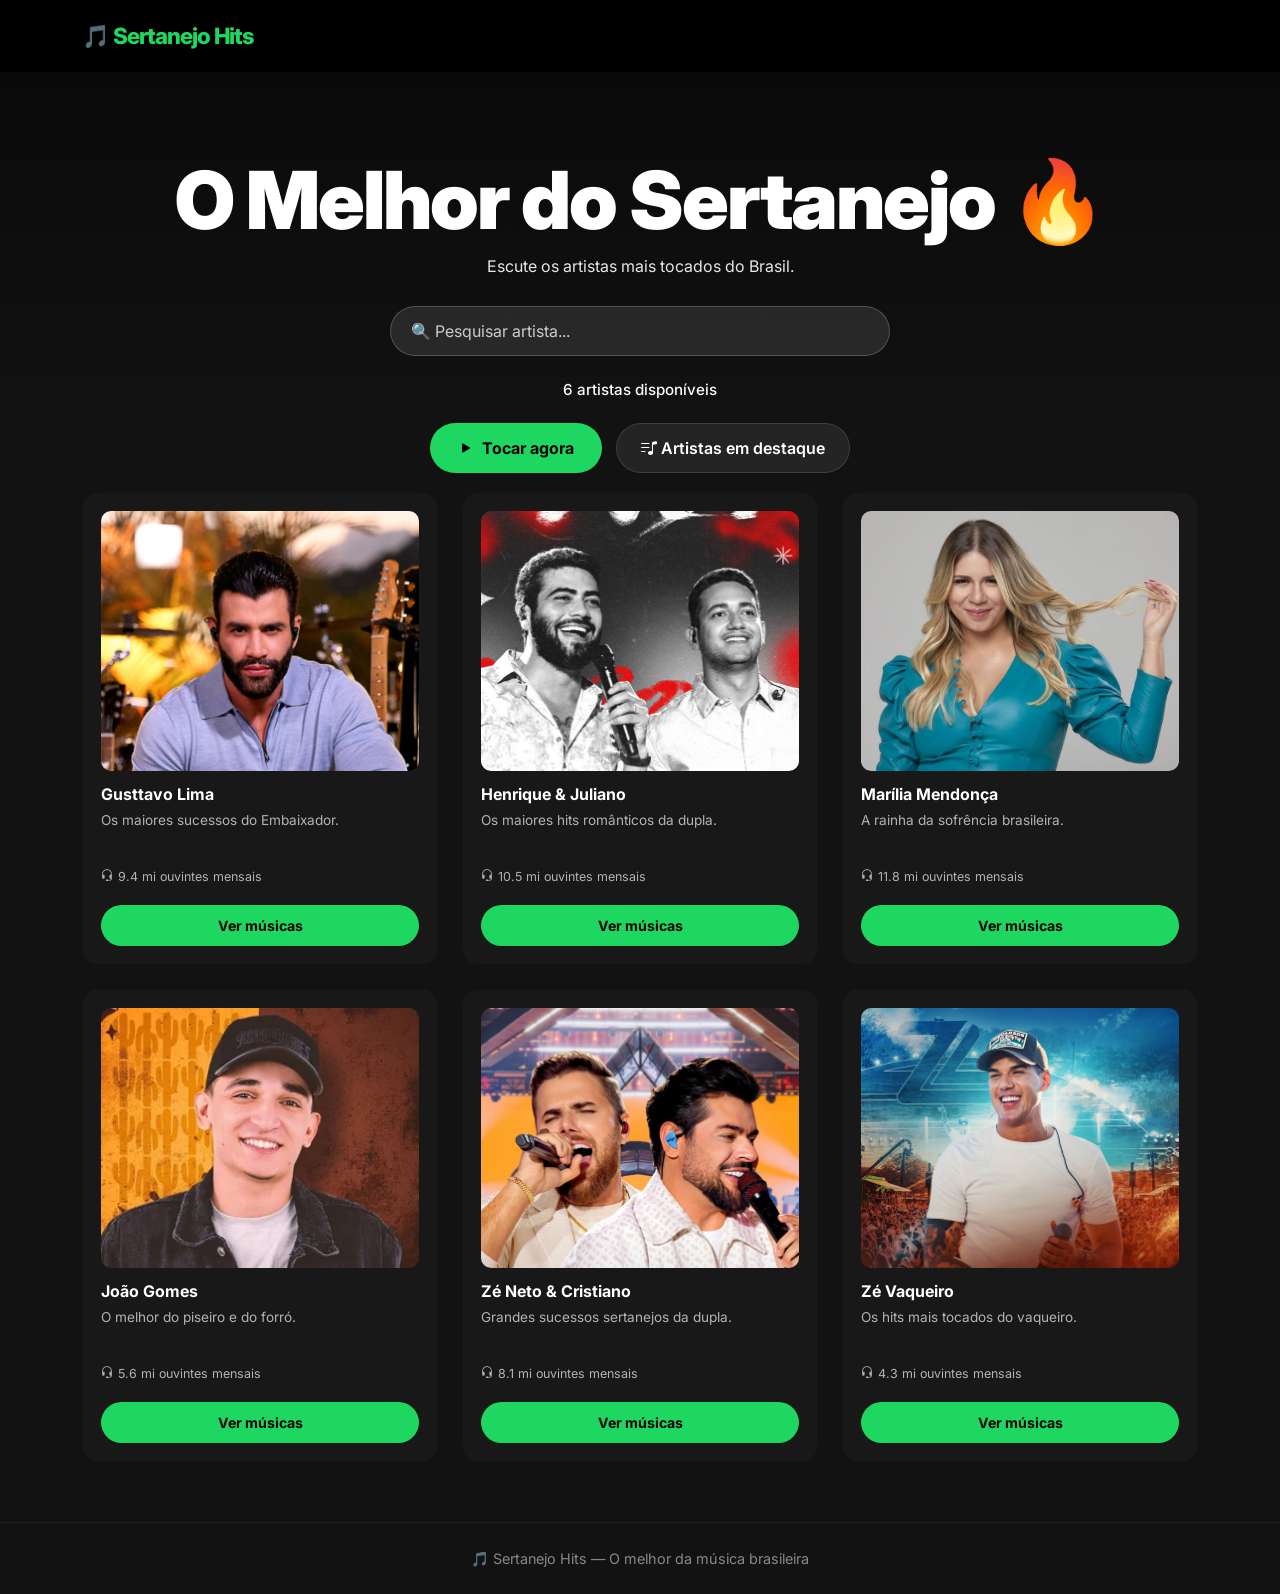
<file: bootstrap/album/index.html>
<!doctype html>
<html lang="pt-br">

<head>
  <meta charset="UTF-8">
  <meta name="viewport" content="width=device-width, initial-scale=1.0">

  <title>Sertanejo Hits 🎵</title>

  <!-- Bootstrap -->
  <link href="https://cdn.jsdelivr.net/npm/bootstrap@5.3.3/dist/css/bootstrap.min.css" rel="stylesheet">

  <!-- Bootstrap Icons -->
  <link rel="stylesheet"
    href="https://cdn.jsdelivr.net/npm/bootstrap-icons@1.11.3/font/bootstrap-icons.min.css">

  <!-- Fonte -->
  <link href="https://fonts.googleapis.com/css2?family=Inter:wght@300;400;600;700;900&display=swap"
    rel="stylesheet">

  <style>

    *{
      margin: 0;
      padding: 0;
      box-sizing: border-box;
    }

    html{
      scroll-behavior: smooth;
    }

    body{
      background: #121212;
      color: white;
      font-family: 'Inter', sans-serif;
      overflow-x: hidden;
    }

    /* NAVBAR */
    .navbar{
      background: #000;
      padding: 14px 0;
    }

    .navbar-brand{
      color: #1ed760 !important;

      font-size: 1.4rem;
      font-weight: 800;

      letter-spacing: -1px;
    }

    /* HERO */
    .hero{
      height: 360px;

      background:
      linear-gradient(to bottom,
      rgba(0,0,0,.45),
      rgba(18,18,18,1)),
      url('https://images.unsplash.com/photo-1493225457124-a3eb161ffa5f?q=80&w=1400&auto=format&fit=crop');

      background-size: cover;
      background-position: center;

      display: flex;
      align-items: center;
      justify-content: center;

      text-align: center;

      padding-top: 80px;
      padding-left: 20px;
      padding-right: 20px;
      padding-bottom: 20px;
    }

    .hero h1{
      font-size: clamp(2.5rem, 7vw, 5rem);
      font-weight: 900;
      letter-spacing: -2px;
      margin-top: 70px;
      margin-bottom: 14px;
      line-height: 1;
    }

    .hero p{
      color: #ece5e5;

      font-size: 1rem;

      margin-bottom: 28px;
    }

    /* BOTÕES HERO */
    .hero-buttons{
      display: flex;
      justify-content: center;
      gap: 14px;

      flex-wrap: wrap;
    }

    /* BOTÃO PLAY */
    .btn-play{
      background: #1ed760;

      color: black;
      text-decoration: none;

      padding: 12px 28px;

      border-radius: 30px;

      font-weight: 700;

      display: flex;
      align-items: center;
      gap: 8px;

      transition: .2s;
    }

    .btn-play:hover{
      background: #1fdf64;

      transform: scale(1.05);

      color: black;
    }

    /* BOTÃO SECUNDÁRIO */
    .btn-secondary-custom{
      background: rgba(255,255,255,.08);

      border: 1px solid rgba(255,255,255,.12);

      color: white;
      text-decoration: none;

      padding: 12px 24px;

      border-radius: 30px;

      font-weight: 600;

      transition: .2s;
    }

    .btn-secondary-custom:hover{
      background: rgba(255,255,255,.15);

      color: white;
    }

    /* ÁREA DOS CARDS */
    .album{
      padding: 60px 0;
    }

    /* CARD */
    .card{
    background: #181818;
    border-radius: 16px;
    padding: 18px;
    transition: .25s;
    }

@keyframes fadeUp{
  from{
    opacity:0;
    transform:translateY(20px);
  }
  to{
    opacity:1;
    transform:translateY(0);
  }
    }

    .card:hover{
    background: #242424;
    transform: translateY(-8px);
    box-shadow: 0 10px 25px rgba(0,0,0,.5);
    }

    .card img{
    width: 100%;
    height: 260px;
    object-fit: cover;
    object-position: center top;
    border-radius: 10px;
    margin-bottom: 14px;
    }

    .card:hover img{
    transform: scale(1.05);
    }

    /* BODY */
    .card-body{
      padding: 0;
    }

    /* TÍTULO */
    .card-title{
      color: white;

      font-size: 1rem;
      font-weight: 700;

      margin-bottom: 6px;
    }

    /* TEXTO */
    .card-text{
      color: #b3b3b3;

      font-size: .85rem;
      line-height: 1.5;

      margin-bottom: 16px;

      min-height: 42px;
    }

    /* OUVINTES */
    .listeners-count{
      color: #b3b3b3;

      font-size: .78rem;

      display: flex;
      align-items: center;
      gap: 5px;

      margin-bottom: 18px;
    }

    /* BOTÃO CARD */
    .btn-success{
      width: 100%;
      margin-top: auto;

      background: #1ed760;
      border: none;

      color: black;

      font-size: .88rem;
      font-weight: 700;

      border-radius: 30px;

      padding: 10px;

      transition: .2s;
    }

    .btn-success:hover{
      background: #1fdf64;

      color: black;

      transform: scale(1.02);
    }

    /* FOOTER */
    footer{
      border-top: 1px solid rgba(255,255,255,.05);

      text-align: center;

      padding: 25px;

      color: #888;

      font-size: .9rem;
    }

    .search-box{
  max-width: 500px;
  margin: 0 auto 25px auto;

  background: rgba(255,255,255,.1);
  border: 1px solid rgba(255,255,255,.2);

  color: white;

  border-radius: 30px;
  padding: 12px 20px;
}

.search-box::placeholder{
  color: #ccc;
}

.search-box:focus{
  background: rgba(255,255,255,.15);
  color: white;
  border-color: #1ed760;
  box-shadow: 0 0 10px rgba(30,215,96,.3);
}

#artistCount{
  font-size: .95rem;
  font-weight: 500;
  color: #b3b3b3;
}

    /* RESPONSIVO */
  @media (max-width:768px){

  /* HERO */
  .hero{
    height: auto;
    min-height: 320px;
    padding: 50px 20px;
  }

  .hero h1{
    font-size: 2.5rem;
    line-height: 1.1;
  }

  .hero p{
    font-size: .95rem;
    margin-bottom: 20px;
  }

  /* BOTÕES */
  .hero-buttons{
    flex-direction: column;
    align-items: center;
    width: 100%;
  }

  .btn-play,
  .btn-secondary-custom{
    width: 100%;
    max-width: 280px;
    justify-content: center;
  }

  /* CARDS */
  .card img{
    height: 220px;
  }

  .card-title{
    font-size: 1.05rem;
  }

  .card-text{
    min-height: auto;
  }

  /* FOOTER */
  footer{
    font-size: .8rem;
    padding: 20px;
  }

}

 /* CELULARES PEQUENOS */
 @media (max-width:480px){

  .hero{
    min-height: 280px;
  }

  .hero h1{
    font-size: 2rem;
  }

  .hero p{
    font-size: .9rem;
  }

  .card img{
    height: 200px;
  }

}

  </style>

</head>

<body>

  <!-- NAVBAR -->
  <nav class="navbar navbar-expand-lg">

  <div class="container">

    <a class="navbar-brand" href="#">
      🎵 Sertanejo Hits
    </a>

  </div>

</nav>

  <!-- HERO -->
  <section class="hero">

    <div>

      <h1>
        O Melhor do Sertanejo 🔥
      </h1>

      <p>
        Escute os artistas mais tocados do Brasil.
      </p>

      <input
        type="text"
        id="searchArtist"
        class="form-control search-box"
        placeholder="🔍 Pesquisar artista...">

      <h2
        id="artistCount"
        class="text-center mb-4 text-light">
        6 artistas disponíveis
      </h2>  


      <div class="hero-buttons">

        <!-- BOTÃO PRINCIPAL -->
        <a href="#artistas" class="btn-play">
          <i class="bi bi-play-fill"></i>
          Tocar agora

        </a>

        <!-- BOTÃO SECUNDÁRIO -->
        <a href="https://open.spotify.com/search/sertanejo"
          target="_blank"
          class="btn-secondary-custom">

        <i class="bi bi-music-note-list"></i>

          Artistas em destaque

        </a>

      </div>

    </div>

  </section>

  <!-- ARTISTAS -->
  <section class="album" id="artistas">

    <div class="container">

      <div class="row g-4 justify-content-center">

        <!-- GUSTTAVO -->
        <div class="col-md-6 col-lg-4">

          <div class="card h-100">

          <a href="musicas/gusttavo.html">
            <img src="images/gusttavo.jpeg" 
                 alt="Gusttavo Lima">
          </a>
            

            <div class="card-body">

              <h5 class="card-title">
                Gusttavo Lima
              </h5>

              <p class="card-text">
                Os maiores sucessos do Embaixador.
              </p>

              <div class="listeners-count">
                <i class="bi bi-headset"></i>
                9.4 mi ouvintes mensais
              </div>

              <a href="musicas/gusttavo.html"
                class="btn btn-success">

                Ver músicas

              </a>

            </div>

          </div>

        </div>

        <!-- HENRIQUE -->
        <div class="col-md-6 col-lg-4">

          <div class="card h-100">

            <a href="musicas/henriqueejuliano.html">
             <img src="images/henrique.jpeg"
                  alt="henrique e juliano">
            </a>

            <div class="card-body">

              <h5 class="card-title">
                Henrique & Juliano
              </h5>

              <p class="card-text">
                Os maiores hits românticos da dupla.
              </p>

              <div class="listeners-count">
                <i class="bi bi-headset"></i>
                10.5 mi ouvintes mensais
              </div>

              <a href="musicas/henriqueejuliano.html"
                class="btn btn-success">

                Ver músicas

              </a>

            </div>

          </div>

        </div>

        <!-- MARÍLIA -->
        <div class="col-md-6 col-lg-4">

          <div class="card h-100">

            <a href="musicas/marilia.html">
              <img src="images/marilia.jpeg"
                   alt="Marília Mendonça">
            </a>

            <div class="card-body">

              <h5 class="card-title">
                Marília Mendonça
              </h5>

              <p class="card-text">
                A rainha da sofrência brasileira.
              </p>

              <div class="listeners-count">
                <i class="bi bi-headset"></i>
                11.8 mi ouvintes mensais
              </div>

              <a href="musicas/marilia.html"
                class="btn btn-success">

                Ver músicas

              </a>

            </div>

          </div>

        </div>

        <!-- JOÃO -->
        <div class="col-md-6 col-lg-4">

          <div class="card h-100">

            <a href="musicas/joaogomes.html">
             <img src="images/joaogomes.jpeg"
                  alt="João Gomes">
            </a>

            <div class="card-body">

              <h5 class="card-title">
                João Gomes
              </h5>

              <p class="card-text">
                O melhor do piseiro e do forró.
              </p>

              <div class="listeners-count">
                <i class="bi bi-headset"></i>
                5.6 mi ouvintes mensais
              </div>

              <a href="musicas/joaogomes.html"
                class="btn btn-success">

                Ver músicas

              </a>

            </div>

          </div>

        </div>

        <!-- ZÉ NETO -->
        <div class="col-md-6 col-lg-4">

          <div class="card h-100">

            <a href="musicas/zeneto.html">
              <img src="images/zeneto.jpeg"
                   alt="Zé Neto e Cristiano">
            </a>

            <div class="card-body">

              <h5 class="card-title">
                Zé Neto & Cristiano
              </h5>

              <p class="card-text">
                Grandes sucessos sertanejos da dupla.
              </p>

              <div class="listeners-count">
                <i class="bi bi-headset"></i>
                8.1 mi ouvintes mensais
              </div>

              <a href="musicas/zeneto.html"
                class="btn btn-success">

                Ver músicas

              </a>

            </div>

          </div>

        </div>

        <!-- ZÉ VAQUEIRO -->
        <div class="col-md-6 col-lg-4">

          <div class="card h-100">

            <a href="musicas/zevaqueiro.html">
              <img src="images/zevaqueiro.jpeg"
                   alt="Zé Vaqueiro">
            </a>

            <div class="card-body">

              <h5 class="card-title">
                Zé Vaqueiro
              </h5>

              <p class="card-text">
                Os hits mais tocados do vaqueiro.
              </p>

              <div class="listeners-count">
                <i class="bi bi-headset"></i>
                4.3 mi ouvintes mensais
              </div>

              <a href="musicas/zevaqueiro.html"
                class="btn btn-success">

                Ver músicas

              </a>

            </div>

          </div>

        </div>

      </div>

    </div>

  </section>

  <!-- FOOTER -->
  <footer>
  🎵 Sertanejo Hits — O melhor da música brasileira
</footer>

<script>

const searchInput =
document.getElementById('searchArtist');

const normalize = text =>
  text
    .normalize("NFD")
    .replace(/[\u0300-\u036f]/g, "")
    .toLowerCase();

const cards =
document.querySelectorAll('.card');

document.getElementById('artistCount')
.textContent =
`${cards.length} artistas disponíveis`;

searchInput.addEventListener('input', () => {

  const value =
  normalize(searchInput.value);

  let visible = 0;

  cards.forEach(card => {

    const artist =
    normalize(
      card.querySelector('.card-title')
      .textContent
    );

    const show =
    artist.includes(value);

    card.parentElement.style.display =
    show ? '' : 'none';

    if(show) visible++;

  });

  document.getElementById('artistCount')
  .textContent =
  `${visible} artista${visible !== 1 ? 's' : ''} disponível${visible !== 1 ? 'is' : ''}`;

});

</script>

</body>
</html>
</file>
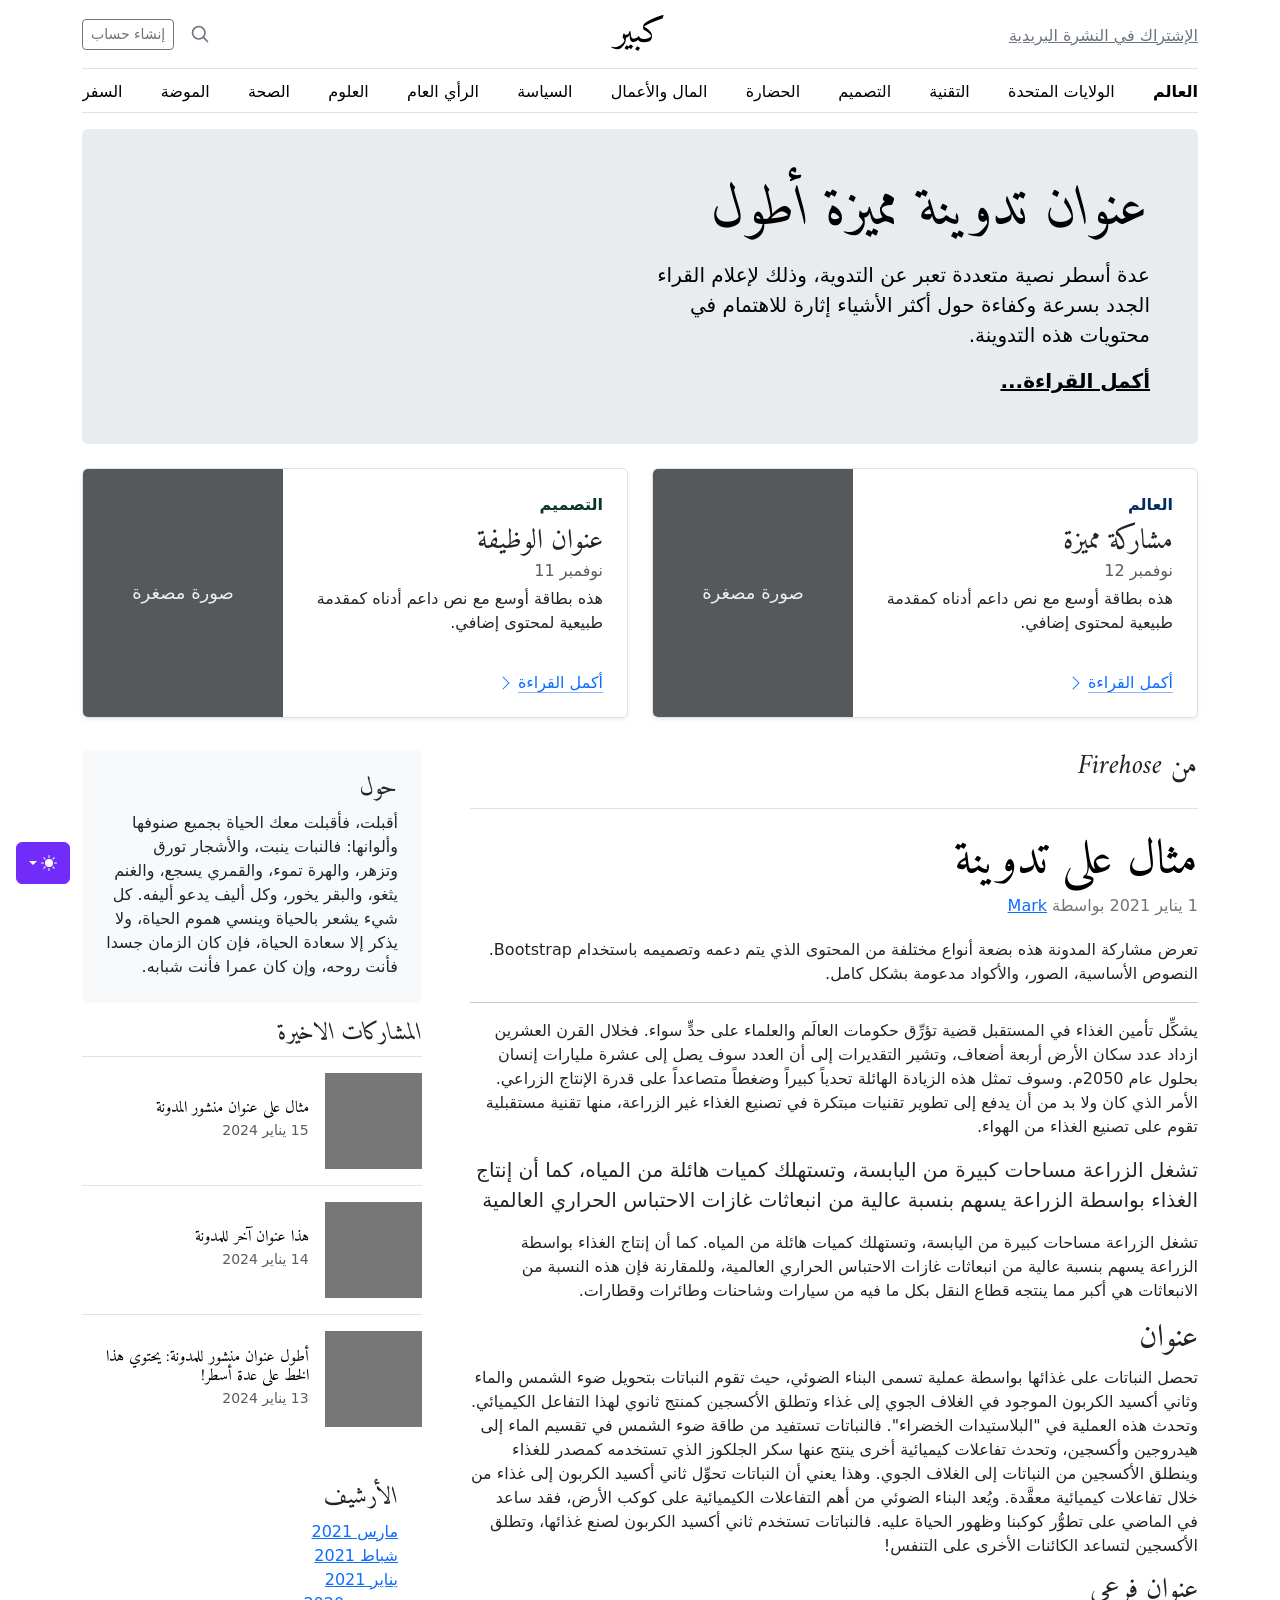
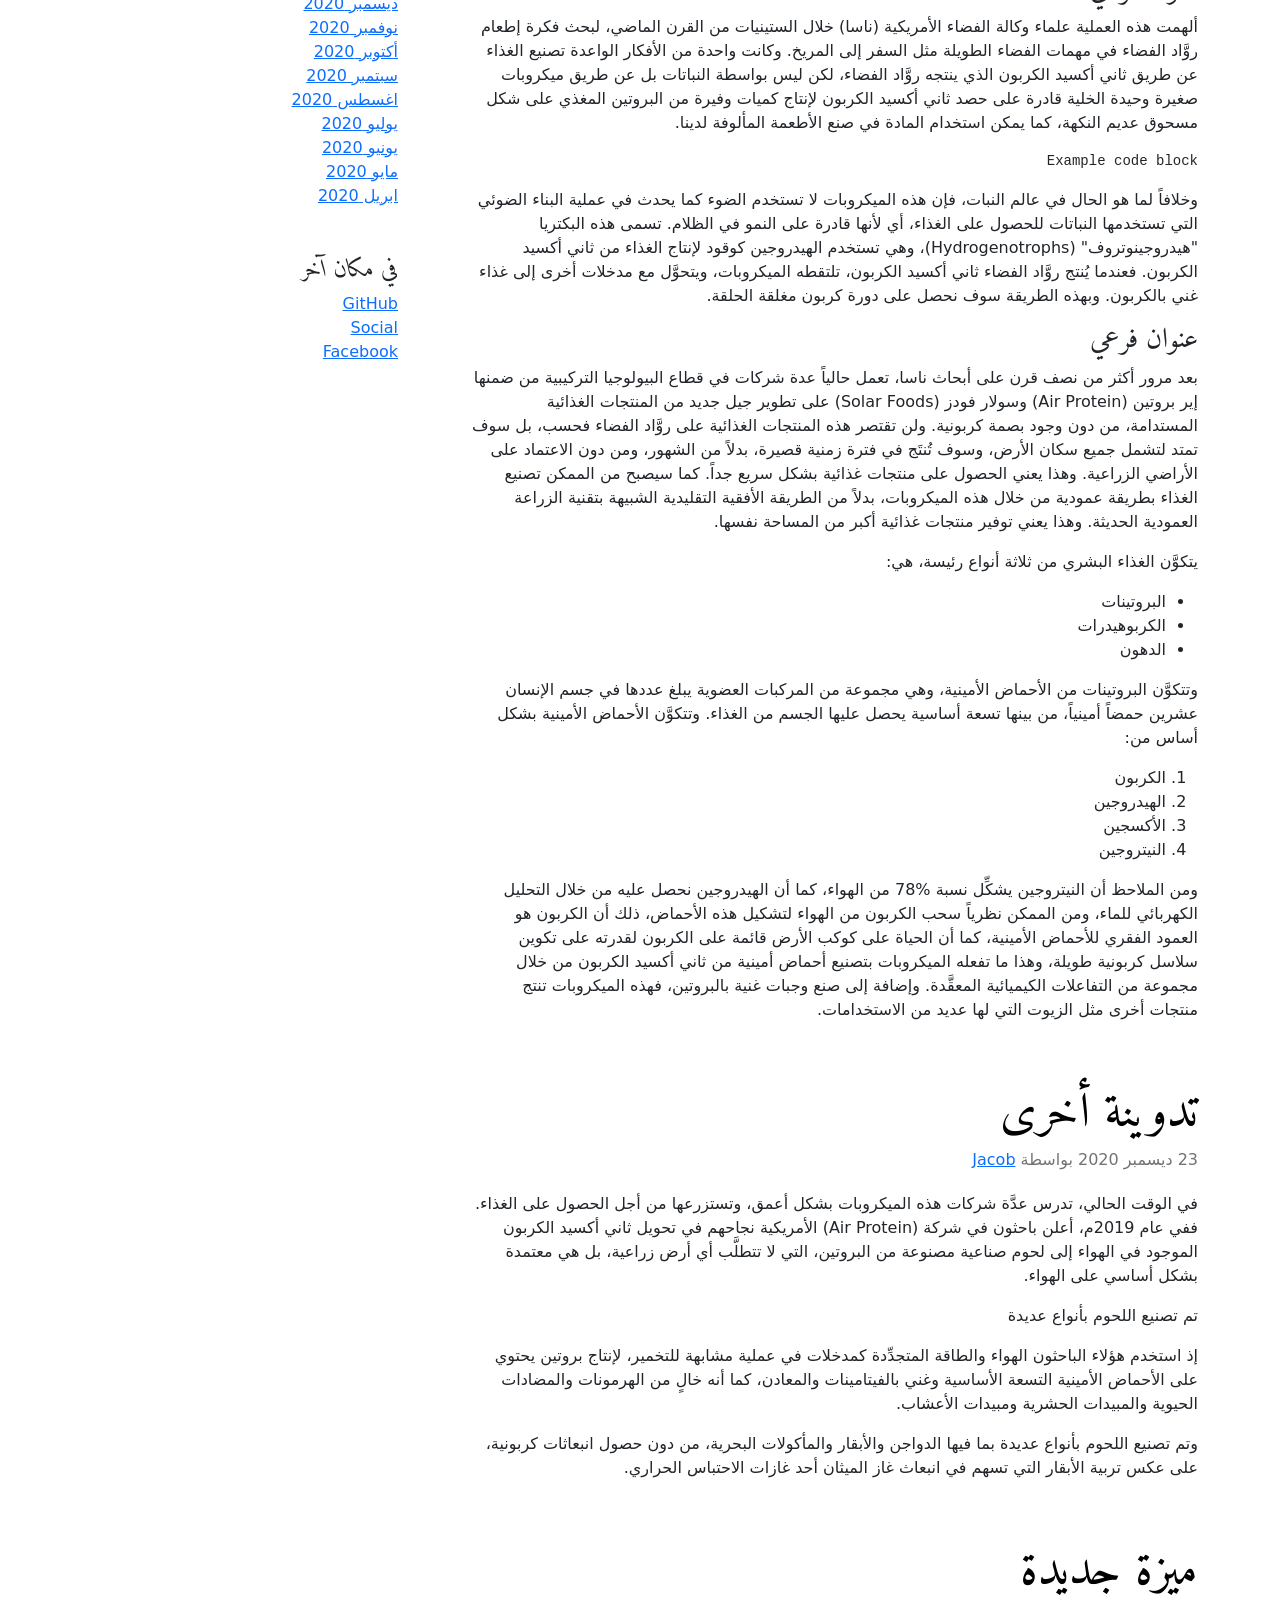
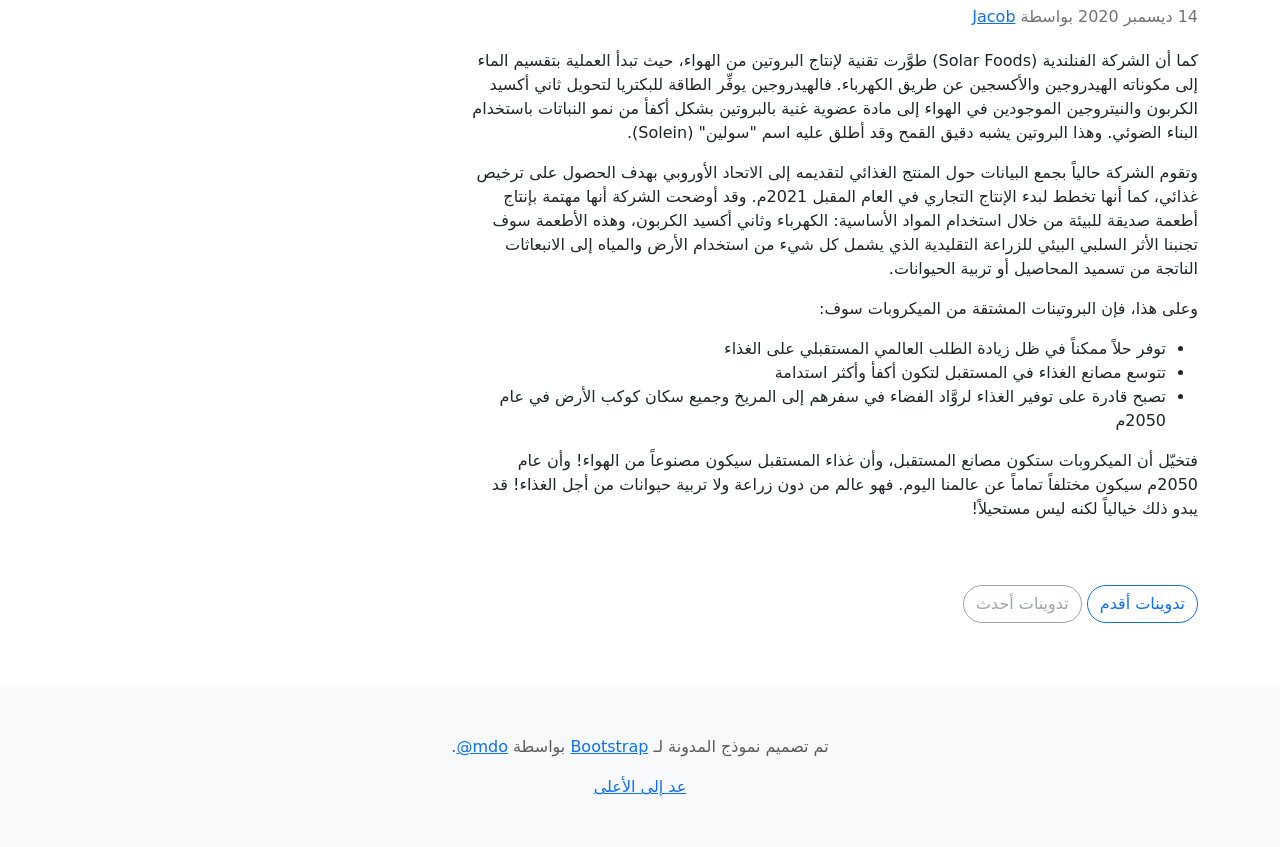
<file: bootstrap/blog-rtl/index.html>
<!doctype html>
<html lang="ar" dir="rtl" data-bs-theme="auto">
  <head>
    <meta charset="utf-8" />
    <meta name="viewport" content="width=device-width, initial-scale=1" />
    <meta name="description" content="" />
    <meta
      name="author"
      content="Mark Otto, Jacob Thornton, and Bootstrap contributors"
    />
    <meta name="generator" content="Astro v5.13.2" />
    <title>قالب المدونة · Bootstrap v5.3</title>
    <link
      rel="canonical"
      href="https://getbootstrap.com/docs/5.3/examples/blog-rtl/"
    />
    <script src="../assets/js/color-modes.js"></script>
    <link href="../assets/dist/css/bootstrap.rtl.min.css" rel="stylesheet" />
    <meta name="theme-color" content="#712cf9" />
    <link
      href="https://fonts.googleapis.com/css?family=Amiri:wght@400;700&display=swap"
      rel="stylesheet"
    />
    <link href="../blog/blog.rtl.css" rel="stylesheet" />
    <style>
      .bd-placeholder-img {
        font-size: 1.125rem;
        text-anchor: middle;
        -webkit-user-select: none;
        -moz-user-select: none;
        user-select: none;
      }
      @media (min-width: 768px) {
        .bd-placeholder-img-lg {
          font-size: 3.5rem;
        }
      }
      .b-example-divider {
        width: 100%;
        height: 3rem;
        background-color: #0000001a;
        border: solid rgba(0, 0, 0, 0.15);
        border-width: 1px 0;
        box-shadow:
          inset 0 0.5em 1.5em #0000001a,
          inset 0 0.125em 0.5em #00000026;
      }
      .b-example-vr {
        flex-shrink: 0;
        width: 1.5rem;
        height: 100vh;
      }
      .bi {
        vertical-align: -0.125em;
        fill: currentColor;
      }
      .nav-scroller {
        position: relative;
        z-index: 2;
        height: 2.75rem;
        overflow-y: hidden;
      }
      .nav-scroller .nav {
        display: flex;
        flex-wrap: nowrap;
        padding-bottom: 1rem;
        margin-top: -1px;
        overflow-x: auto;
        text-align: center;
        white-space: nowrap;
        -webkit-overflow-scrolling: touch;
      }
      .btn-bd-primary {
        --bd-violet-bg: #712cf9;
        --bd-violet-rgb: 112.520718, 44.062154, 249.437846;
        --bs-btn-font-weight: 600;
        --bs-btn-color: var(--bs-white);
        --bs-btn-bg: var(--bd-violet-bg);
        --bs-btn-border-color: var(--bd-violet-bg);
        --bs-btn-hover-color: var(--bs-white);
        --bs-btn-hover-bg: #6528e0;
        --bs-btn-hover-border-color: #6528e0;
        --bs-btn-focus-shadow-rgb: var(--bd-violet-rgb);
        --bs-btn-active-color: var(--bs-btn-hover-color);
        --bs-btn-active-bg: #5a23c8;
        --bs-btn-active-border-color: #5a23c8;
      }
      .bd-mode-toggle {
        z-index: 1500;
      }
      .bd-mode-toggle .bi {
        width: 1em;
        height: 1em;
      }
      .bd-mode-toggle .dropdown-menu .active .bi {
        display: block !important;
      }
    </style>
  </head>
  <body>
    <svg xmlns="http://www.w3.org/2000/svg" class="d-none">
      <symbol id="check2" viewBox="0 0 16 16">
        <path
          d="M13.854 3.646a.5.5 0 0 1 0 .708l-7 7a.5.5 0 0 1-.708 0l-3.5-3.5a.5.5 0 1 1 .708-.708L6.5 10.293l6.646-6.647a.5.5 0 0 1 .708 0z"
        ></path>
      </symbol>
      <symbol id="circle-half" viewBox="0 0 16 16">
        <path
          d="M8 15A7 7 0 1 0 8 1v14zm0 1A8 8 0 1 1 8 0a8 8 0 0 1 0 16z"
        ></path>
      </symbol>
      <symbol id="moon-stars-fill" viewBox="0 0 16 16">
        <path
          d="M6 .278a.768.768 0 0 1 .08.858 7.208 7.208 0 0 0-.878 3.46c0 4.021 3.278 7.277 7.318 7.277.527 0 1.04-.055 1.533-.16a.787.787 0 0 1 .81.316.733.733 0 0 1-.031.893A8.349 8.349 0 0 1 8.344 16C3.734 16 0 12.286 0 7.71 0 4.266 2.114 1.312 5.124.06A.752.752 0 0 1 6 .278z"
        ></path>
        <path
          d="M10.794 3.148a.217.217 0 0 1 .412 0l.387 1.162c.173.518.579.924 1.097 1.097l1.162.387a.217.217 0 0 1 0 .412l-1.162.387a1.734 1.734 0 0 0-1.097 1.097l-.387 1.162a.217.217 0 0 1-.412 0l-.387-1.162A1.734 1.734 0 0 0 9.31 6.593l-1.162-.387a.217.217 0 0 1 0-.412l1.162-.387a1.734 1.734 0 0 0 1.097-1.097l.387-1.162zM13.863.099a.145.145 0 0 1 .274 0l.258.774c.115.346.386.617.732.732l.774.258a.145.145 0 0 1 0 .274l-.774.258a1.156 1.156 0 0 0-.732.732l-.258.774a.145.145 0 0 1-.274 0l-.258-.774a1.156 1.156 0 0 0-.732-.732l-.774-.258a.145.145 0 0 1 0-.274l.774-.258c.346-.115.617-.386.732-.732L13.863.1z"
        ></path>
      </symbol>
      <symbol id="sun-fill" viewBox="0 0 16 16">
        <path
          d="M8 12a4 4 0 1 0 0-8 4 4 0 0 0 0 8zM8 0a.5.5 0 0 1 .5.5v2a.5.5 0 0 1-1 0v-2A.5.5 0 0 1 8 0zm0 13a.5.5 0 0 1 .5.5v2a.5.5 0 0 1-1 0v-2A.5.5 0 0 1 8 13zm8-5a.5.5 0 0 1-.5.5h-2a.5.5 0 0 1 0-1h2a.5.5 0 0 1 .5.5zM3 8a.5.5 0 0 1-.5.5h-2a.5.5 0 0 1 0-1h2A.5.5 0 0 1 3 8zm10.657-5.657a.5.5 0 0 1 0 .707l-1.414 1.415a.5.5 0 1 1-.707-.708l1.414-1.414a.5.5 0 0 1 .707 0zm-9.193 9.193a.5.5 0 0 1 0 .707L3.05 13.657a.5.5 0 0 1-.707-.707l1.414-1.414a.5.5 0 0 1 .707 0zm9.193 2.121a.5.5 0 0 1-.707 0l-1.414-1.414a.5.5 0 0 1 .707-.707l1.414 1.414a.5.5 0 0 1 0 .707zM4.464 4.465a.5.5 0 0 1-.707 0L2.343 3.05a.5.5 0 1 1 .707-.707l1.414 1.414a.5.5 0 0 1 0 .708z"
        ></path>
      </symbol>
    </svg>
    <div
      class="dropdown position-fixed bottom-0 end-0 mb-3 me-3 bd-mode-toggle"
    >
      <button
        class="btn btn-bd-primary py-2 dropdown-toggle d-flex align-items-center"
        id="bd-theme"
        type="button"
        aria-expanded="false"
        data-bs-toggle="dropdown"
        aria-label="Toggle theme (auto)"
      >
        <svg class="bi my-1 theme-icon-active" aria-hidden="true">
          <use href="#circle-half"></use>
        </svg>
        <span class="visually-hidden" id="bd-theme-text">Toggle theme</span>
      </button>
      <ul
        class="dropdown-menu dropdown-menu-end shadow"
        aria-labelledby="bd-theme-text"
      >
        <li>
          <button
            type="button"
            class="dropdown-item d-flex align-items-center"
            data-bs-theme-value="light"
            aria-pressed="false"
          >
            <svg class="bi me-2 opacity-50" aria-hidden="true">
              <use href="#sun-fill"></use>
            </svg>
            Light
            <svg class="bi ms-auto d-none" aria-hidden="true">
              <use href="#check2"></use>
            </svg>
          </button>
        </li>
        <li>
          <button
            type="button"
            class="dropdown-item d-flex align-items-center"
            data-bs-theme-value="dark"
            aria-pressed="false"
          >
            <svg class="bi me-2 opacity-50" aria-hidden="true">
              <use href="#moon-stars-fill"></use>
            </svg>
            Dark
            <svg class="bi ms-auto d-none" aria-hidden="true">
              <use href="#check2"></use>
            </svg>
          </button>
        </li>
        <li>
          <button
            type="button"
            class="dropdown-item d-flex align-items-center active"
            data-bs-theme-value="auto"
            aria-pressed="true"
          >
            <svg class="bi me-2 opacity-50" aria-hidden="true">
              <use href="#circle-half"></use>
            </svg>
            Auto
            <svg class="bi ms-auto d-none" aria-hidden="true">
              <use href="#check2"></use>
            </svg>
          </button>
        </li>
      </ul>
    </div>
    <svg xmlns="http://www.w3.org/2000/svg" class="d-none">
      <symbol
        id="aperture"
        fill="none"
        stroke="currentColor"
        stroke-linecap="round"
        stroke-linejoin="round"
        stroke-width="2"
        viewBox="0 0 24 24"
      >
        <circle cx="12" cy="12" r="10"></circle>
        <path
          d="M14.31 8l5.74 9.94M9.69 8h11.48M7.38 12l5.74-9.94M9.69 16L3.95 6.06M14.31 16H2.83m13.79-4l-5.74 9.94"
        ></path>
      </symbol>
      <symbol id="cart" viewBox="0 0 16 16">
        <path
          d="M0 1.5A.5.5 0 0 1 .5 1H2a.5.5 0 0 1 .485.379L2.89 3H14.5a.5.5 0 0 1 .49.598l-1 5a.5.5 0 0 1-.465.401l-9.397.472L4.415 11H13a.5.5 0 0 1 0 1H4a.5.5 0 0 1-.491-.408L2.01 3.607 1.61 2H.5a.5.5 0 0 1-.5-.5zM3.102 4l.84 4.479 9.144-.459L13.89 4H3.102zM5 12a2 2 0 1 0 0 4 2 2 0 0 0 0-4zm7 0a2 2 0 1 0 0 4 2 2 0 0 0 0-4zm-7 1a1 1 0 1 1 0 2 1 1 0 0 1 0-2zm7 0a1 1 0 1 1 0 2 1 1 0 0 1 0-2z"
        ></path>
      </symbol>
      <symbol id="chevron-right" viewBox="0 0 16 16">
        <path
          fill-rule="evenodd"
          d="M4.646 1.646a.5.5 0 0 1 .708 0l6 6a.5.5 0 0 1 0 .708l-6 6a.5.5 0 0 1-.708-.708L10.293 8 4.646 2.354a.5.5 0 0 1 0-.708z"
        ></path>
      </symbol>
    </svg>
    <div class="container">
      <header class="border-bottom lh-1 py-3">
        <div class="row flex-nowrap justify-content-between align-items-center">
          <div class="col-4 pt-1">
            <a class="link-secondary" href="#">الإشتراك في النشرة البريدية</a>
          </div>
          <div class="col-4 text-center">
            <a
              class="blog-header-logo text-body-emphasis text-decoration-none"
              href="#"
              >كبير</a
            >
          </div>
          <div class="col-4 d-flex justify-content-end align-items-center">
            <a class="link-secondary" href="#" aria-label="بحث">
              <svg
                xmlns="http://www.w3.org/2000/svg"
                width="20"
                height="20"
                fill="none"
                stroke="currentColor"
                stroke-linecap="round"
                stroke-linejoin="round"
                stroke-width="2"
                class="mx-3"
                role="img"
                viewBox="0 0 24 24"
              >
                <title>بحث</title>
                <circle cx="10.5" cy="10.5" r="7.5"></circle>
                <path d="M21 21l-5.2-5.2"></path>
              </svg>
            </a>
            <a class="btn btn-sm btn-outline-secondary" href="#">إنشاء حساب</a>
          </div>
        </div>
      </header>
      <div class="nav-scroller py-1 mb-3 border-bottom">
        <nav class="nav nav-underline justify-content-between">
          <a class="nav-item nav-link link-body-emphasis active" href="#"
            >العالم</a
          >
          <a class="nav-item nav-link link-body-emphasis" href="#"
            >الولايات المتحدة</a
          >
          <a class="nav-item nav-link link-body-emphasis" href="#">التقنية</a>
          <a class="nav-item nav-link link-body-emphasis" href="#">التصميم</a>
          <a class="nav-item nav-link link-body-emphasis" href="#">الحضارة</a>
          <a class="nav-item nav-link link-body-emphasis" href="#"
            >المال والأعمال</a
          >
          <a class="nav-item nav-link link-body-emphasis" href="#">السياسة</a>
          <a class="nav-item nav-link link-body-emphasis" href="#"
            >الرأي العام</a
          >
          <a class="nav-item nav-link link-body-emphasis" href="#">العلوم</a>
          <a class="nav-item nav-link link-body-emphasis" href="#">الصحة</a>
          <a class="nav-item nav-link link-body-emphasis" href="#">الموضة</a>
          <a class="nav-item nav-link link-body-emphasis" href="#">السفر</a>
        </nav>
      </div>
    </div>
    <main class="container">
      <div class="p-4 p-md-5 mb-4 rounded text-body-emphasis bg-body-secondary">
        <div class="col-lg-6 px-0">
          <h1 class="display-4 fst-italic">عنوان تدوينة مميزة أطول</h1>
          <p class="lead my-3">
            عدة أسطر نصية متعددة تعبر عن التدوية، وذلك لإعلام القراء الجدد بسرعة
            وكفاءة حول أكثر الأشياء إثارة للاهتمام في محتويات هذه التدوينة.
          </p>
          <p class="lead mb-0">
            <a href="#" class="text-body-emphasis fw-bold">أكمل القراءة...</a>
          </p>
        </div>
      </div>
      <div class="row mb-2">
        <div class="col-md-6">
          <div
            class="row g-0 border rounded overflow-hidden flex-md-row mb-4 shadow-sm h-md-250 position-relative"
          >
            <div class="col p-4 d-flex flex-column position-static">
              <strong class="d-inline-block mb-2 text-primary-emphasis"
                >العالم</strong
              >
              <h3 class="mb-0">مشاركة مميزة</h3>
              <div class="mb-1 text-body-secondary">نوفمبر 12</div>
              <p class="card-text mb-auto">
                هذه بطاقة أوسع مع نص داعم أدناه كمقدمة طبيعية لمحتوى إضافي.
              </p>
              <a
                href="#"
                class="icon-link gap-1 icon-link-hover stretched-link"
              >
                أكمل القراءة
                <svg class="bi" aria-hidden="true">
                  <use xlink:href="#chevron-right"></use>
                </svg>
              </a>
            </div>
            <div class="col-auto d-none d-lg-block">
              <svg
                aria-label="Placeholder: صورة مصغرة"
                class="bd-placeholder-img"
                height="250"
                preserveAspectRatio="xMidYMid slice"
                role="img"
                width="200"
                xmlns="http://www.w3.org/2000/svg"
              >
                <title>Placeholder</title>
                <rect width="100%" height="100%" fill="#55595c"></rect>
                <text x="50%" y="50%" fill="#eceeef" dy=".3em">صورة مصغرة</text>
              </svg>
            </div>
          </div>
        </div>
        <div class="col-md-6">
          <div
            class="row g-0 border rounded overflow-hidden flex-md-row mb-4 shadow-sm h-md-250 position-relative"
          >
            <div class="col p-4 d-flex flex-column position-static">
              <strong class="d-inline-block mb-2 text-success-emphasis"
                >التصميم</strong
              >
              <h3 class="mb-0">عنوان الوظيفة</h3>
              <div class="mb-1 text-body-secondary">نوفمبر 11</div>
              <p class="mb-auto">
                هذه بطاقة أوسع مع نص داعم أدناه كمقدمة طبيعية لمحتوى إضافي.
              </p>
              <a
                href="#"
                class="icon-link gap-1 icon-link-hover stretched-link"
              >
                أكمل القراءة
                <svg class="bi" aria-hidden="true">
                  <use xlink:href="#chevron-right"></use>
                </svg>
              </a>
            </div>
            <div class="col-auto d-none d-lg-block">
              <svg
                aria-label="Placeholder: صورة مصغرة"
                class="bd-placeholder-img"
                height="250"
                preserveAspectRatio="xMidYMid slice"
                role="img"
                width="200"
                xmlns="http://www.w3.org/2000/svg"
              >
                <title>Placeholder</title>
                <rect width="100%" height="100%" fill="#55595c"></rect>
                <text x="50%" y="50%" fill="#eceeef" dy=".3em">صورة مصغرة</text>
              </svg>
            </div>
          </div>
        </div>
      </div>
      <div class="row g-5">
        <div class="col-md-8">
          <h3 class="pb-4 mb-4 fst-italic border-bottom">من Firehose</h3>
          <article class="blog-post">
            <h2 class="display-5 link-body-emphasis mb-1">مثال على تدوينة</h2>
            <p class="blog-post-meta">
              1 يناير 2021 بواسطة <a href="#"> Mark </a>
            </p>
            <p>
              تعرض مشاركة المدونة هذه بضعة أنواع مختلفة من المحتوى الذي يتم دعمه
              وتصميمه باستخدام Bootstrap. النصوص الأساسية، الصور، والأكواد
              مدعومة بشكل كامل.
            </p>
            <hr />
            <p>
              يشكِّل تأمين الغذاء في المستقبل قضية تؤرِّق حكومات العالَم
              والعلماء على حدٍّ سواء. فخلال القرن العشرين ازداد عدد سكان الأرض
              أربعة أضعاف، وتشير التقديرات إلى أن العدد سوف يصل إلى عشرة مليارات
              إنسان بحلول عام 2050م. وسوف تمثل هذه الزيادة الهائلة تحدياً كبيراً
              وضغطاً متصاعداً على قدرة الإنتاج الزراعي. الأمر الذي كان ولا بد من
              أن يدفع إلى تطوير تقنيات مبتكرة في تصنيع الغذاء غير الزراعة، منها
              تقنية مستقبلية تقوم على تصنيع الغذاء من الهواء.
            </p>
            <blockquote class="blockquote">
              <p>
                تشغل الزراعة مساحات كبيرة من اليابسة، وتستهلك كميات هائلة من
                المياه، كما أن إنتاج الغذاء بواسطة الزراعة يسهم بنسبة عالية من
                انبعاثات غازات الاحتباس الحراري العالمية
              </p>
            </blockquote>
            <p>
              تشغل الزراعة مساحات كبيرة من اليابسة، وتستهلك كميات هائلة من
              المياه. كما أن إنتاج الغذاء بواسطة الزراعة يسهم بنسبة عالية من
              انبعاثات غازات الاحتباس الحراري العالمية، وللمقارنة فإن هذه النسبة
              من الانبعاثات هي أكبر مما ينتجه قطاع النقل بكل ما فيه من سيارات
              وشاحنات وطائرات وقطارات.
            </p>
            <h2>عنوان</h2>
            <p>
              تحصل النباتات على غذائها بواسطة عملية تسمى البناء الضوئي، حيث تقوم
              النباتات بتحويل ضوء الشمس والماء وثاني أكسيد الكربون الموجود في
              الغلاف الجوي إلى غذاء وتطلق الأكسجين كمنتج ثانوي لهذا التفاعل
              الكيميائي. وتحدث هذه العملية في "البلاستيدات الخضراء". فالنباتات
              تستفيد من طاقة ضوء الشمس في تقسيم الماء إلى هيدروجين وأكسجين،
              وتحدث تفاعلات كيميائية أخرى ينتج عنها سكر الجلكوز الذي تستخدمه
              كمصدر للغذاء وينطلق الأكسجين من النباتات إلى الغلاف الجوي. وهذا
              يعني أن النباتات تحوِّل ثاني أكسيد الكربون إلى غذاء من خلال
              تفاعلات كيميائية معقَّدة. ويُعد البناء الضوئي من أهم التفاعلات
              الكيميائية على كوكب الأرض، فقد ساعد في الماضي على تطوُّر كوكبنا
              وظهور الحياة عليه. فالنباتات تستخدم ثاني أكسيد الكربون لصنع
              غذائها، وتطلق الأكسجين لتساعد الكائنات الأخرى على التنفس!
            </p>
            <h3>عنوان فرعي</h3>
            <p>
              ألهمت هذه العملية علماء وكالة الفضاء الأمريكية (ناسا) خلال
              الستينيات من القرن الماضي، لبحث فكرة إطعام روَّاد الفضاء في مهمات
              الفضاء الطويلة مثل السفر إلى المريخ. وكانت واحدة من الأفكار
              الواعدة تصنيع الغذاء عن طريق ثاني أكسيد الكربون الذي ينتجه روَّاد
              الفضاء، لكن ليس بواسطة النباتات بل عن طريق ميكروبات صغيرة وحيدة
              الخلية قادرة على حصد ثاني أكسيد الكربون لإنتاج كميات وفيرة من
              البروتين المغذي على شكل مسحوق عديم النكهة، كما يمكن استخدام المادة
              في صنع الأطعمة المألوفة لدينا.
            </p>
            <pre><code>Example code block</code></pre>
            <p>
              وخلافاً لما هو الحال في عالم النبات، فإن هذه الميكروبات لا تستخدم
              الضوء كما يحدث في عملية البناء الضوئي التي تستخدمها النباتات
              للحصول على الغذاء، أي لأنها قادرة على النمو في الظلام. تسمى هذه
              البكتريا "هيدروجينوتروف" (Hydrogenotrophs)، وهي تستخدم الهيدروجين
              كوقود لإنتاج الغذاء من ثاني أكسيد الكربون. فعندما يُنتج روَّاد
              الفضاء ثاني أكسيد الكربون، تلتقطه الميكروبات، ويتحوَّل مع مدخلات
              أخرى إلى غذاء غني بالكربون. وبهذه الطريقة سوف نحصل على دورة كربون
              مغلقة الحلقة.
            </p>
            <h3>عنوان فرعي</h3>
            <p>
              بعد مرور أكثر من نصف قرن على أبحاث ناسا، تعمل حالياً عدة شركات في
              قطاع البيولوجيا التركيبية من ضمنها إير بروتين (Air Protein) وسولار
              فودز (Solar Foods) على تطوير جيل جديد من المنتجات الغذائية
              المستدامة، من دون وجود بصمة كربونية. ولن تقتصر هذه المنتجات
              الغذائية على روَّاد الفضاء فحسب، بل سوف تمتد لتشمل جميع سكان
              الأرض، وسوف تُنتَج في فترة زمنية قصيرة، بدلاً من الشهور، ومن دون
              الاعتماد على الأراضي الزراعية. وهذا يعني الحصول على منتجات غذائية
              بشكل سريع جداً. كما سيصبح من الممكن تصنيع الغذاء بطريقة عمودية من
              خلال هذه الميكروبات، بدلاً من الطريقة الأفقية التقليدية الشبيهة
              بتقنية الزراعة العمودية الحديثة. وهذا يعني توفير منتجات غذائية
              أكبر من المساحة نفسها.
            </p>
            <p>يتكوَّن الغذاء البشري من ثلاثة أنواع رئيسة، هي:</p>
            <ul>
              <li>البروتينات</li>
              <li>الكربوهيدرات</li>
              <li>الدهون</li>
            </ul>
            <p>
              وتتكوَّن البروتينات من الأحماض الأمينية، وهي مجموعة من المركبات
              العضوية يبلغ عددها في جسم الإنسان عشرين حمضاً أمينياً، من بينها
              تسعة أساسية يحصل عليها الجسم من الغذاء. وتتكوَّن الأحماض الأمينية
              بشكل أساس من:
            </p>
            <ol>
              <li>الكربون</li>
              <li>الهيدروجين</li>
              <li>الأكسجين</li>
              <li>النيتروجين</li>
            </ol>
            <p>
              ومن الملاحظ أن النيتروجين يشكِّل نسبة %78 من الهواء، كما أن
              الهيدروجين نحصل عليه من خلال التحليل الكهربائي للماء، ومن الممكن
              نظرياً سحب الكربون من الهواء لتشكيل هذه الأحماض، ذلك أن الكربون هو
              العمود الفقري للأحماض الأمينية، كما أن الحياة على كوكب الأرض قائمة
              على الكربون لقدرته على تكوين سلاسل كربونية طويلة، وهذا ما تفعله
              الميكروبات بتصنيع أحماض أمينية من ثاني أكسيد الكربون من خلال
              مجموعة من التفاعلات الكيميائية المعقَّدة. وإضافة إلى صنع وجبات
              غنية بالبروتين، فهذه الميكروبات تنتج منتجات أخرى مثل الزيوت التي
              لها عديد من الاستخدامات.
            </p>
          </article>
          <article class="blog-post">
            <h2 class="display-5 link-body-emphasis mb-1">تدوينة أخرى</h2>
            <p class="blog-post-meta">
              23 ديسمبر 2020 بواسطة <a href="#">Jacob</a>
            </p>
            <p>
              في الوقت الحالي، تدرس عدَّة شركات هذه الميكروبات بشكل أعمق،
              وتستزرعها من أجل الحصول على الغذاء. ففي عام 2019م، أعلن باحثون في
              شركة (Air Protein) الأمريكية نجاحهم في تحويل ثاني أكسيد الكربون
              الموجود في الهواء إلى لحوم صناعية مصنوعة من البروتين، التي لا
              تتطلَّب أي أرض زراعية، بل هي معتمدة بشكل أساسي على الهواء.
            </p>
            <blockquote><p>تم تصنيع اللحوم بأنواع عديدة</p></blockquote>
            <p>
              إذ استخدم هؤلاء الباحثون الهواء والطاقة المتجدِّدة كمدخلات في
              عملية مشابهة للتخمير، لإنتاج بروتين يحتوي على الأحماض الأمينية
              التسعة الأساسية وغني بالفيتامينات والمعادن، كما أنه خالٍ من
              الهرمونات والمضادات الحيوية والمبيدات الحشرية ومبيدات الأعشاب.
            </p>
            <p>
              وتم تصنيع اللحوم بأنواع عديدة بما فيها الدواجن والأبقار والمأكولات
              البحرية، من دون حصول انبعاثات كربونية، على عكس تربية الأبقار التي
              تسهم في انبعاث غاز الميثان أحد غازات الاحتباس الحراري.
            </p>
          </article>
          <article class="blog-post">
            <h2 class="display-5 link-body-emphasis mb-1">ميزة جديدة</h2>
            <p class="blog-post-meta">
              14 ديسمبر 2020 بواسطة <a href="#">Jacob</a>
            </p>
            <p>
              كما أن الشركة الفنلندية (Solar Foods) طوَّرت تقنية لإنتاج البروتين
              من الهواء، حيث تبدأ العملية بتقسيم الماء إلى مكوناته الهيدروجين
              والأكسجين عن طريق الكهرباء. فالهيدروجين يوفِّر الطاقة للبكتريا
              لتحويل ثاني أكسيد الكربون والنيتروجين الموجودين في الهواء إلى مادة
              عضوية غنية بالبروتين بشكل أكفأ من نمو النباتات باستخدام البناء
              الضوئي. وهذا البروتين يشبه دقيق القمح وقد أطلق عليه اسم "سولين"
              (Solein).
            </p>
            <p>
              وتقوم الشركة حالياً بجمع البيانات حول المنتج الغذائي لتقديمه إلى
              الاتحاد الأوروبي بهدف الحصول على ترخيص غذائي، كما أنها تخطط لبدء
              الإنتاج التجاري في العام المقبل 2021م. وقد أوضحت الشركة أنها مهتمة
              بإنتاج أطعمة صديقة للبيئة من خلال استخدام المواد الأساسية:
              الكهرباء وثاني أكسيد الكربون، وهذه الأطعمة سوف تجنبنا الأثر السلبي
              البيئي للزراعة التقليدية الذي يشمل كل شيء من استخدام الأرض والمياه
              إلى الانبعاثات الناتجة من تسميد المحاصيل أو تربية الحيوانات.
            </p>
            <p>وعلى هذا، فإن البروتينات المشتقة من الميكروبات سوف:</p>
            <ul>
              <li>
                توفر حلاً ممكناً في ظل زيادة الطلب العالمي المستقبلي على الغذاء
              </li>
              <li>تتوسع مصانع الغذاء في المستقبل لتكون أكفأ وأكثر استدامة</li>
              <li>
                تصبح قادرة على توفير الغذاء لروَّاد الفضاء في سفرهم إلى المريخ
                وجميع سكان كوكب الأرض في عام 2050م
              </li>
            </ul>
            <p>
              فتخيّل أن الميكروبات ستكون مصانع المستقبل، وأن غذاء المستقبل سيكون
              مصنوعاً من الهواء! وأن عام 2050م سيكون مختلفاً تماماً عن عالمنا
              اليوم. فهو عالم من دون زراعة ولا تربية حيوانات من أجل الغذاء! قد
              يبدو ذلك خيالياً لكنه ليس مستحيلاً!
            </p>
          </article>
          <nav class="blog-pagination" aria-label="Pagination">
            <a class="btn btn-outline-primary rounded-pill" href="#"
              >تدوينات أقدم</a
            >
            <a
              class="btn btn-outline-secondary rounded-pill disabled"
              aria-disabled="true"
              >تدوينات أحدث</a
            >
          </nav>
        </div>
        <div class="col-md-4">
          <div class="position-sticky" style="top: 2rem">
            <div class="p-4 mb-3 bg-body-tertiary rounded">
              <h4 class="fst-italic">حول</h4>
              <p class="mb-0">
                أقبلت، فأقبلت معك الحياة بجميع صنوفها وألوانها: فالنبات ينبت،
                والأشجار تورق وتزهر، والهرة تموء، والقمري يسجع، والغنم يثغو،
                والبقر يخور، وكل أليف يدعو أليفه. كل شيء يشعر بالحياة وينسي هموم
                الحياة، ولا يذكر إلا سعادة الحياة، فإن كان الزمان جسدا فأنت
                روحه، وإن كان عمرا فأنت شبابه.
              </p>
            </div>
            <div>
              <h4 class="fst-italic">المشاركات الاخيرة</h4>
              <ul class="list-unstyled">
                <li>
                  <a
                    class="d-flex flex-column flex-lg-row gap-3 align-items-start align-items-lg-center py-3 link-body-emphasis text-decoration-none border-top"
                    href="#"
                  >
                    <svg
                      aria-hidden="true"
                      class="bd-placeholder-img"
                      height="96"
                      preserveAspectRatio="xMidYMid slice"
                      width="100%"
                      xmlns="http://www.w3.org/2000/svg"
                    >
                      <rect width="100%" height="100%" fill="#777"></rect>
                    </svg>
                    <div class="col-lg-8">
                      <h6 class="mb-0">مثال على عنوان منشور المدونة</h6>
                      <small class="text-body-secondary">15 يناير 2024</small>
                    </div>
                  </a>
                </li>
                <li>
                  <a
                    class="d-flex flex-column flex-lg-row gap-3 align-items-start align-items-lg-center py-3 link-body-emphasis text-decoration-none border-top"
                    href="#"
                  >
                    <svg
                      aria-hidden="true"
                      class="bd-placeholder-img"
                      height="96"
                      preserveAspectRatio="xMidYMid slice"
                      width="100%"
                      xmlns="http://www.w3.org/2000/svg"
                    >
                      <rect width="100%" height="100%" fill="#777"></rect>
                    </svg>
                    <div class="col-lg-8">
                      <h6 class="mb-0">هذا عنوان آخر للمدونة</h6>
                      <small class="text-body-secondary">14 يناير 2024</small>
                    </div>
                  </a>
                </li>
                <li>
                  <a
                    class="d-flex flex-column flex-lg-row gap-3 align-items-start align-items-lg-center py-3 link-body-emphasis text-decoration-none border-top"
                    href="#"
                  >
                    <svg
                      aria-hidden="true"
                      class="bd-placeholder-img"
                      height="96"
                      preserveAspectRatio="xMidYMid slice"
                      width="100%"
                      xmlns="http://www.w3.org/2000/svg"
                    >
                      <rect width="100%" height="100%" fill="#777"></rect>
                    </svg>
                    <div class="col-lg-8">
                      <h6 class="mb-0">
                        أطول عنوان منشور للمدونة: يحتوي هذا الخط على عدة أسطر!
                      </h6>
                      <small class="text-body-secondary">13 يناير 2024</small>
                    </div>
                  </a>
                </li>
              </ul>
            </div>
            <div class="p-4">
              <h4 class="fst-italic">الأرشيف</h4>
              <ol class="list-unstyled mb-0">
                <li><a href="#">مارس 2021</a></li>
                <li><a href="#">شباط 2021</a></li>
                <li><a href="#">يناير 2021</a></li>
                <li><a href="#">ديسمبر 2020</a></li>
                <li><a href="#">نوفمبر 2020</a></li>
                <li><a href="#">أكتوبر 2020</a></li>
                <li><a href="#">سبتمبر 2020</a></li>
                <li><a href="#">اغسطس 2020</a></li>
                <li><a href="#">يوليو 2020</a></li>
                <li><a href="#">يونيو 2020</a></li>
                <li><a href="#">مايو 2020</a></li>
                <li><a href="#">ابريل 2020</a></li>
              </ol>
            </div>
            <div class="p-4">
              <h4 class="fst-italic">في مكان آخر</h4>
              <ol class="list-unstyled">
                <li><a href="#">GitHub</a></li>
                <li><a href="#">Social</a></li>
                <li><a href="#">Facebook</a></li>
              </ol>
            </div>
          </div>
        </div>
      </div>
    </main>
    <footer class="py-5 text-center text-body-secondary bg-body-tertiary">
      <p>
        تم تصميم نموذج المدونة لـ
        <a href="https://getbootstrap.com/">Bootstrap</a> بواسطة
        <a href="https://x.com/mdo"><bdi lang="en" dir="ltr">@mdo</bdi></a
        >.
      </p>
      <p class="mb-0"><a href="#">عد إلى الأعلى</a></p>
    </footer>
    <script
      src="../assets/dist/js/bootstrap.bundle.min.js"
      class="astro-vvvwv3sm"
    ></script>
  </body>
</html>
</file>
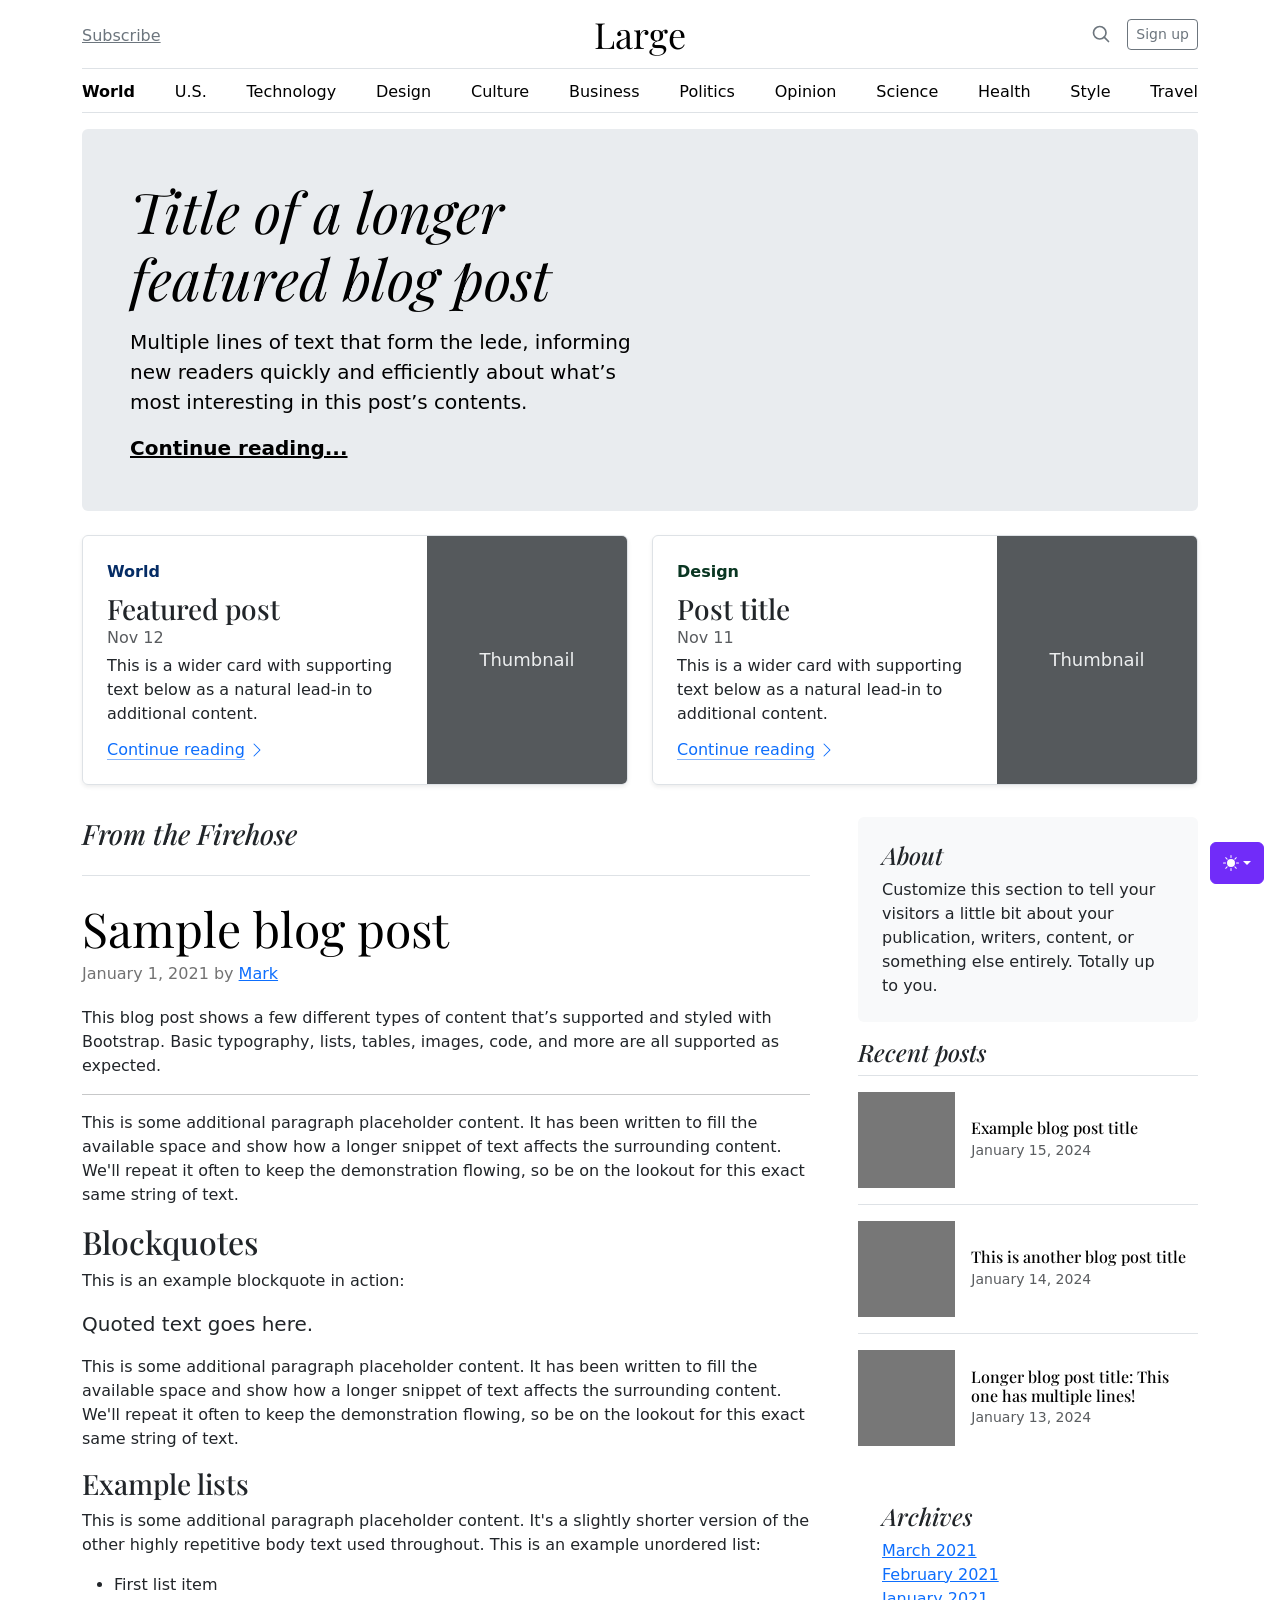
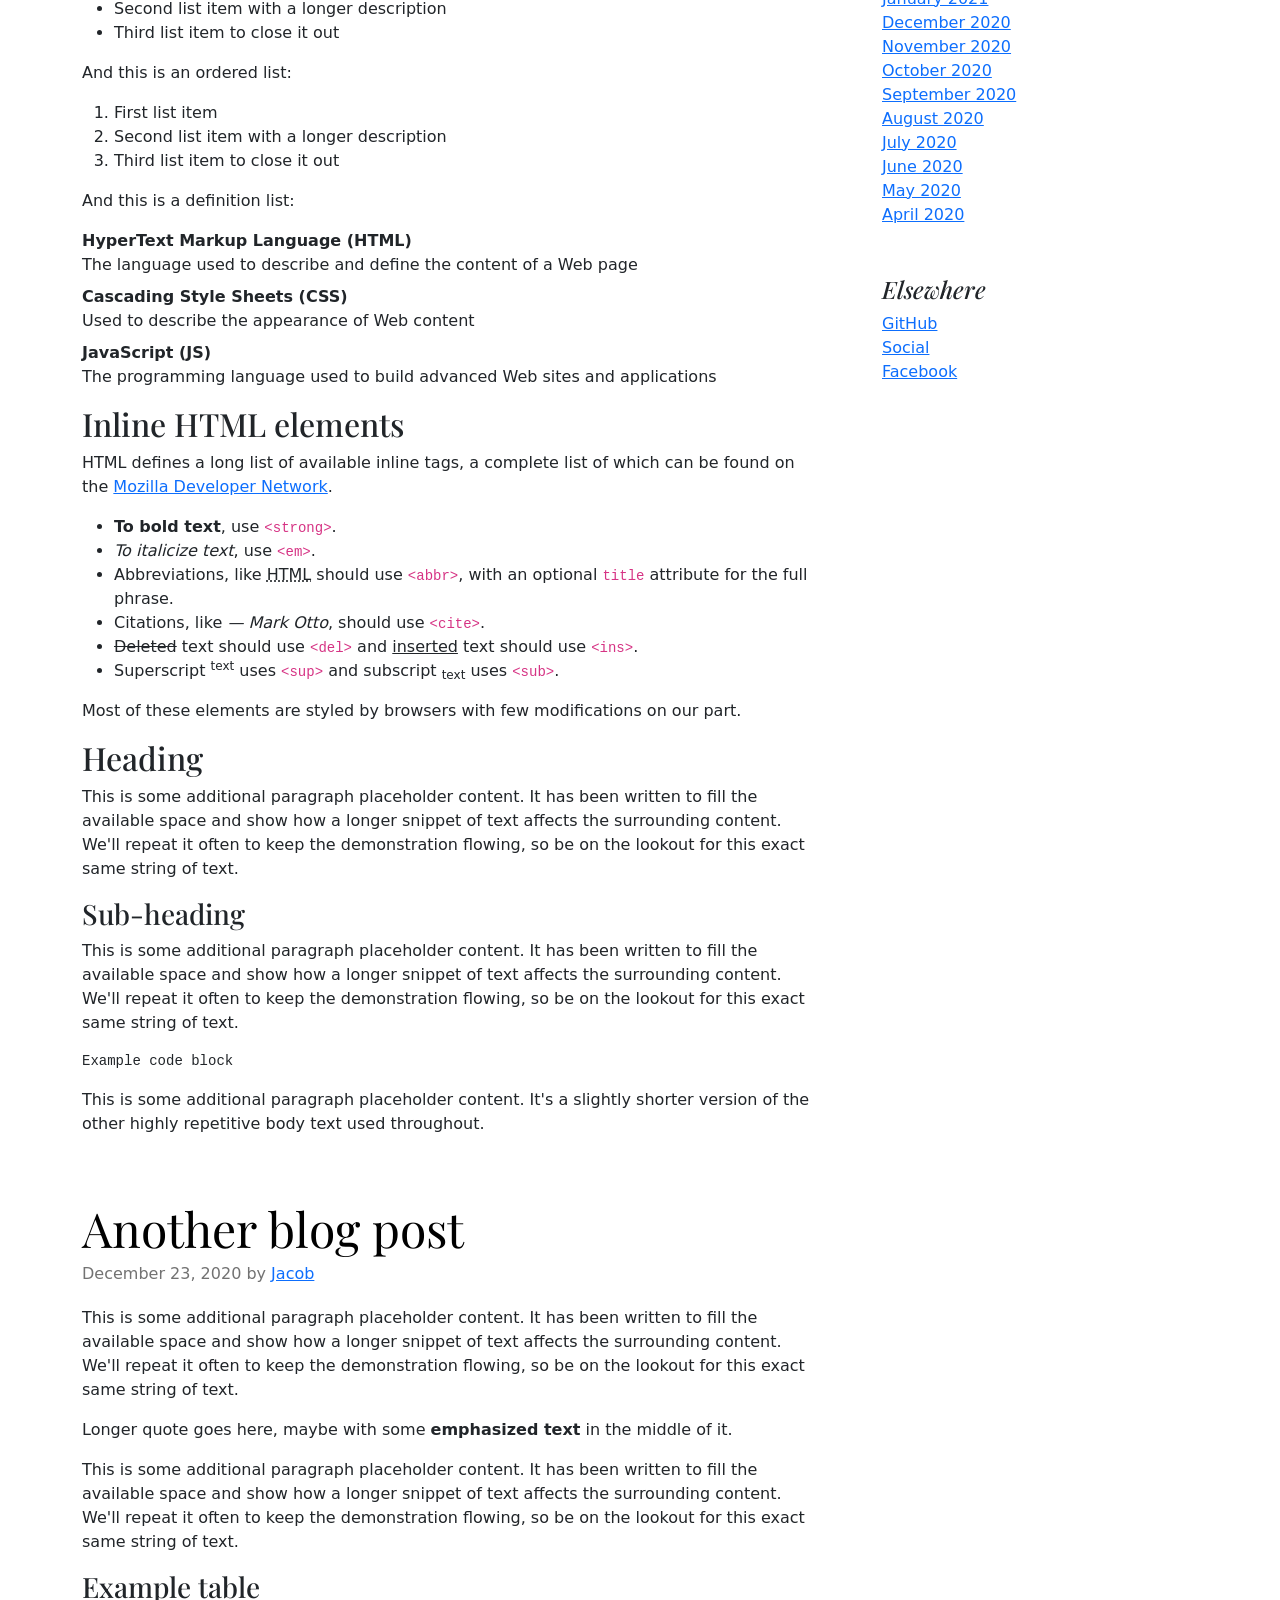
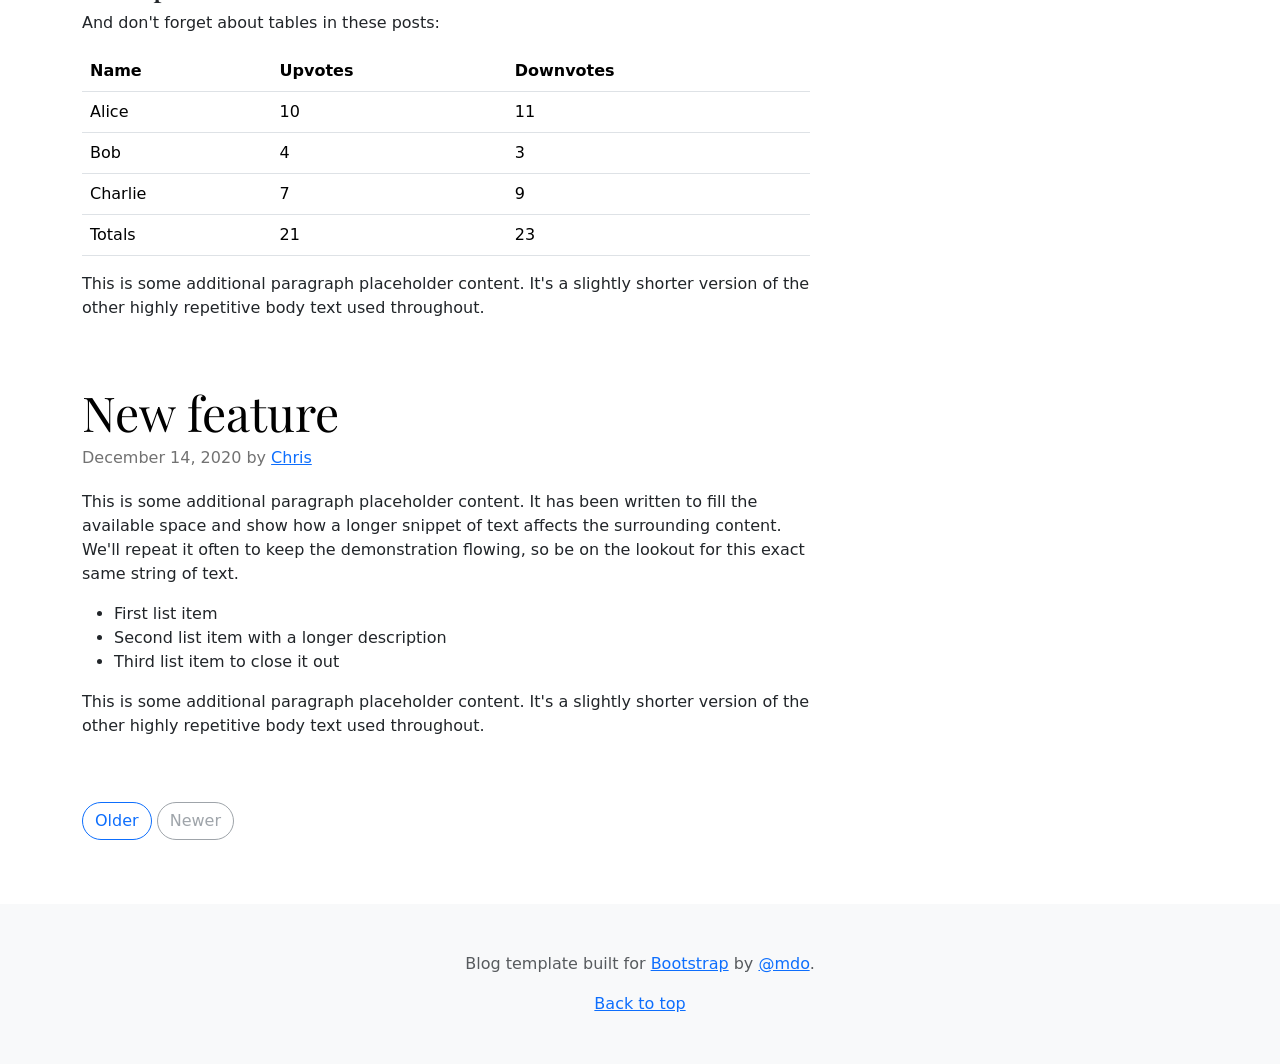
<file: bootstrap/blog/index.html>
<!doctype html>
<html lang="en" data-bs-theme="auto">
  <head>
    <meta charset="utf-8" />
    <meta name="viewport" content="width=device-width, initial-scale=1" />
    <meta name="description" content="" />
    <meta
      name="author"
      content="Mark Otto, Jacob Thornton, and Bootstrap contributors"
    />
    <meta name="generator" content="Astro v5.13.2" />
    <title>Blog Template · Bootstrap v5.3</title>
    <link
      rel="canonical"
      href="https://getbootstrap.com/docs/5.3/examples/blog/"
    />
    <script src="../assets/js/color-modes.js"></script>
    <link href="../assets/dist/css/bootstrap.min.css" rel="stylesheet" />
    <meta name="theme-color" content="#712cf9" />
    <link
      href="https://fonts.googleapis.com/css?family=Playfair+Display:700,900&display=swap"
      rel="stylesheet"
    />
    <link href="blog.css" rel="stylesheet" />
    <style>
      .bd-placeholder-img {
        font-size: 1.125rem;
        text-anchor: middle;
        -webkit-user-select: none;
        -moz-user-select: none;
        user-select: none;
      }
      @media (min-width: 768px) {
        .bd-placeholder-img-lg {
          font-size: 3.5rem;
        }
      }
      .b-example-divider {
        width: 100%;
        height: 3rem;
        background-color: #0000001a;
        border: solid rgba(0, 0, 0, 0.15);
        border-width: 1px 0;
        box-shadow:
          inset 0 0.5em 1.5em #0000001a,
          inset 0 0.125em 0.5em #00000026;
      }
      .b-example-vr {
        flex-shrink: 0;
        width: 1.5rem;
        height: 100vh;
      }
      .bi {
        vertical-align: -0.125em;
        fill: currentColor;
      }
      .nav-scroller {
        position: relative;
        z-index: 2;
        height: 2.75rem;
        overflow-y: hidden;
      }
      .nav-scroller .nav {
        display: flex;
        flex-wrap: nowrap;
        padding-bottom: 1rem;
        margin-top: -1px;
        overflow-x: auto;
        text-align: center;
        white-space: nowrap;
        -webkit-overflow-scrolling: touch;
      }
      .btn-bd-primary {
        --bd-violet-bg: #712cf9;
        --bd-violet-rgb: 112.520718, 44.062154, 249.437846;
        --bs-btn-font-weight: 600;
        --bs-btn-color: var(--bs-white);
        --bs-btn-bg: var(--bd-violet-bg);
        --bs-btn-border-color: var(--bd-violet-bg);
        --bs-btn-hover-color: var(--bs-white);
        --bs-btn-hover-bg: #6528e0;
        --bs-btn-hover-border-color: #6528e0;
        --bs-btn-focus-shadow-rgb: var(--bd-violet-rgb);
        --bs-btn-active-color: var(--bs-btn-hover-color);
        --bs-btn-active-bg: #5a23c8;
        --bs-btn-active-border-color: #5a23c8;
      }
      .bd-mode-toggle {
        z-index: 1500;
      }
      .bd-mode-toggle .bi {
        width: 1em;
        height: 1em;
      }
      .bd-mode-toggle .dropdown-menu .active .bi {
        display: block !important;
      }
    </style>
  </head>
  <body>
    <svg xmlns="http://www.w3.org/2000/svg" class="d-none">
      <symbol id="check2" viewBox="0 0 16 16">
        <path
          d="M13.854 3.646a.5.5 0 0 1 0 .708l-7 7a.5.5 0 0 1-.708 0l-3.5-3.5a.5.5 0 1 1 .708-.708L6.5 10.293l6.646-6.647a.5.5 0 0 1 .708 0z"
        ></path>
      </symbol>
      <symbol id="circle-half" viewBox="0 0 16 16">
        <path
          d="M8 15A7 7 0 1 0 8 1v14zm0 1A8 8 0 1 1 8 0a8 8 0 0 1 0 16z"
        ></path>
      </symbol>
      <symbol id="moon-stars-fill" viewBox="0 0 16 16">
        <path
          d="M6 .278a.768.768 0 0 1 .08.858 7.208 7.208 0 0 0-.878 3.46c0 4.021 3.278 7.277 7.318 7.277.527 0 1.04-.055 1.533-.16a.787.787 0 0 1 .81.316.733.733 0 0 1-.031.893A8.349 8.349 0 0 1 8.344 16C3.734 16 0 12.286 0 7.71 0 4.266 2.114 1.312 5.124.06A.752.752 0 0 1 6 .278z"
        ></path>
        <path
          d="M10.794 3.148a.217.217 0 0 1 .412 0l.387 1.162c.173.518.579.924 1.097 1.097l1.162.387a.217.217 0 0 1 0 .412l-1.162.387a1.734 1.734 0 0 0-1.097 1.097l-.387 1.162a.217.217 0 0 1-.412 0l-.387-1.162A1.734 1.734 0 0 0 9.31 6.593l-1.162-.387a.217.217 0 0 1 0-.412l1.162-.387a1.734 1.734 0 0 0 1.097-1.097l.387-1.162zM13.863.099a.145.145 0 0 1 .274 0l.258.774c.115.346.386.617.732.732l.774.258a.145.145 0 0 1 0 .274l-.774.258a1.156 1.156 0 0 0-.732.732l-.258.774a.145.145 0 0 1-.274 0l-.258-.774a1.156 1.156 0 0 0-.732-.732l-.774-.258a.145.145 0 0 1 0-.274l.774-.258c.346-.115.617-.386.732-.732L13.863.1z"
        ></path>
      </symbol>
      <symbol id="sun-fill" viewBox="0 0 16 16">
        <path
          d="M8 12a4 4 0 1 0 0-8 4 4 0 0 0 0 8zM8 0a.5.5 0 0 1 .5.5v2a.5.5 0 0 1-1 0v-2A.5.5 0 0 1 8 0zm0 13a.5.5 0 0 1 .5.5v2a.5.5 0 0 1-1 0v-2A.5.5 0 0 1 8 13zm8-5a.5.5 0 0 1-.5.5h-2a.5.5 0 0 1 0-1h2a.5.5 0 0 1 .5.5zM3 8a.5.5 0 0 1-.5.5h-2a.5.5 0 0 1 0-1h2A.5.5 0 0 1 3 8zm10.657-5.657a.5.5 0 0 1 0 .707l-1.414 1.415a.5.5 0 1 1-.707-.708l1.414-1.414a.5.5 0 0 1 .707 0zm-9.193 9.193a.5.5 0 0 1 0 .707L3.05 13.657a.5.5 0 0 1-.707-.707l1.414-1.414a.5.5 0 0 1 .707 0zm9.193 2.121a.5.5 0 0 1-.707 0l-1.414-1.414a.5.5 0 0 1 .707-.707l1.414 1.414a.5.5 0 0 1 0 .707zM4.464 4.465a.5.5 0 0 1-.707 0L2.343 3.05a.5.5 0 1 1 .707-.707l1.414 1.414a.5.5 0 0 1 0 .708z"
        ></path>
      </symbol>
    </svg>
    <div
      class="dropdown position-fixed bottom-0 end-0 mb-3 me-3 bd-mode-toggle"
    >
      <button
        class="btn btn-bd-primary py-2 dropdown-toggle d-flex align-items-center"
        id="bd-theme"
        type="button"
        aria-expanded="false"
        data-bs-toggle="dropdown"
        aria-label="Toggle theme (auto)"
      >
        <svg class="bi my-1 theme-icon-active" aria-hidden="true">
          <use href="#circle-half"></use>
        </svg>
        <span class="visually-hidden" id="bd-theme-text">Toggle theme</span>
      </button>
      <ul
        class="dropdown-menu dropdown-menu-end shadow"
        aria-labelledby="bd-theme-text"
      >
        <li>
          <button
            type="button"
            class="dropdown-item d-flex align-items-center"
            data-bs-theme-value="light"
            aria-pressed="false"
          >
            <svg class="bi me-2 opacity-50" aria-hidden="true">
              <use href="#sun-fill"></use>
            </svg>
            Light
            <svg class="bi ms-auto d-none" aria-hidden="true">
              <use href="#check2"></use>
            </svg>
          </button>
        </li>
        <li>
          <button
            type="button"
            class="dropdown-item d-flex align-items-center"
            data-bs-theme-value="dark"
            aria-pressed="false"
          >
            <svg class="bi me-2 opacity-50" aria-hidden="true">
              <use href="#moon-stars-fill"></use>
            </svg>
            Dark
            <svg class="bi ms-auto d-none" aria-hidden="true">
              <use href="#check2"></use>
            </svg>
          </button>
        </li>
        <li>
          <button
            type="button"
            class="dropdown-item d-flex align-items-center active"
            data-bs-theme-value="auto"
            aria-pressed="true"
          >
            <svg class="bi me-2 opacity-50" aria-hidden="true">
              <use href="#circle-half"></use>
            </svg>
            Auto
            <svg class="bi ms-auto d-none" aria-hidden="true">
              <use href="#check2"></use>
            </svg>
          </button>
        </li>
      </ul>
    </div>
    <svg xmlns="http://www.w3.org/2000/svg" class="d-none">
      <symbol
        id="aperture"
        fill="none"
        stroke="currentColor"
        stroke-linecap="round"
        stroke-linejoin="round"
        stroke-width="2"
        viewBox="0 0 24 24"
      >
        <circle cx="12" cy="12" r="10"></circle>
        <path
          d="M14.31 8l5.74 9.94M9.69 8h11.48M7.38 12l5.74-9.94M9.69 16L3.95 6.06M14.31 16H2.83m13.79-4l-5.74 9.94"
        ></path>
      </symbol>
      <symbol id="cart" viewBox="0 0 16 16">
        <path
          d="M0 1.5A.5.5 0 0 1 .5 1H2a.5.5 0 0 1 .485.379L2.89 3H14.5a.5.5 0 0 1 .49.598l-1 5a.5.5 0 0 1-.465.401l-9.397.472L4.415 11H13a.5.5 0 0 1 0 1H4a.5.5 0 0 1-.491-.408L2.01 3.607 1.61 2H.5a.5.5 0 0 1-.5-.5zM3.102 4l.84 4.479 9.144-.459L13.89 4H3.102zM5 12a2 2 0 1 0 0 4 2 2 0 0 0 0-4zm7 0a2 2 0 1 0 0 4 2 2 0 0 0 0-4zm-7 1a1 1 0 1 1 0 2 1 1 0 0 1 0-2zm7 0a1 1 0 1 1 0 2 1 1 0 0 1 0-2z"
        ></path>
      </symbol>
      <symbol id="chevron-right" viewBox="0 0 16 16">
        <path
          fill-rule="evenodd"
          d="M4.646 1.646a.5.5 0 0 1 .708 0l6 6a.5.5 0 0 1 0 .708l-6 6a.5.5 0 0 1-.708-.708L10.293 8 4.646 2.354a.5.5 0 0 1 0-.708z"
        ></path>
      </symbol>
    </svg>
    <div class="container">
      <header class="border-bottom lh-1 py-3">
        <div class="row flex-nowrap justify-content-between align-items-center">
          <div class="col-4 pt-1">
            <a class="link-secondary" href="#">Subscribe</a>
          </div>
          <div class="col-4 text-center">
            <a
              class="blog-header-logo text-body-emphasis text-decoration-none"
              href="#"
              >Large</a
            >
          </div>
          <div class="col-4 d-flex justify-content-end align-items-center">
            <a class="link-secondary" href="#" aria-label="Search">
              <svg
                xmlns="http://www.w3.org/2000/svg"
                width="20"
                height="20"
                fill="none"
                stroke="currentColor"
                stroke-linecap="round"
                stroke-linejoin="round"
                stroke-width="2"
                class="mx-3"
                role="img"
                viewBox="0 0 24 24"
              >
                <title>Search</title>
                <circle cx="10.5" cy="10.5" r="7.5"></circle>
                <path d="M21 21l-5.2-5.2"></path>
              </svg>
            </a>
            <a class="btn btn-sm btn-outline-secondary" href="#">Sign up</a>
          </div>
        </div>
      </header>
      <div class="nav-scroller py-1 mb-3 border-bottom">
        <nav class="nav nav-underline justify-content-between">
          <a class="nav-item nav-link link-body-emphasis active" href="#"
            >World</a
          >
          <a class="nav-item nav-link link-body-emphasis" href="#">U.S.</a>
          <a class="nav-item nav-link link-body-emphasis" href="#"
            >Technology</a
          >
          <a class="nav-item nav-link link-body-emphasis" href="#">Design</a>
          <a class="nav-item nav-link link-body-emphasis" href="#">Culture</a>
          <a class="nav-item nav-link link-body-emphasis" href="#">Business</a>
          <a class="nav-item nav-link link-body-emphasis" href="#">Politics</a>
          <a class="nav-item nav-link link-body-emphasis" href="#">Opinion</a>
          <a class="nav-item nav-link link-body-emphasis" href="#">Science</a>
          <a class="nav-item nav-link link-body-emphasis" href="#">Health</a>
          <a class="nav-item nav-link link-body-emphasis" href="#">Style</a>
          <a class="nav-item nav-link link-body-emphasis" href="#">Travel</a>
        </nav>
      </div>
    </div>
    <main class="container">
      <div class="p-4 p-md-5 mb-4 rounded text-body-emphasis bg-body-secondary">
        <div class="col-lg-6 px-0">
          <h1 class="display-4 fst-italic">
            Title of a longer featured blog post
          </h1>
          <p class="lead my-3">
            Multiple lines of text that form the lede, informing new readers
            quickly and efficiently about what’s most interesting in this post’s
            contents.
          </p>
          <p class="lead mb-0">
            <a href="#" class="text-body-emphasis fw-bold"
              >Continue reading...</a
            >
          </p>
        </div>
      </div>
      <div class="row mb-2">
        <div class="col-md-6">
          <div
            class="row g-0 border rounded overflow-hidden flex-md-row mb-4 shadow-sm h-md-250 position-relative"
          >
            <div class="col p-4 d-flex flex-column position-static">
              <strong class="d-inline-block mb-2 text-primary-emphasis"
                >World</strong
              >
              <h3 class="mb-0">Featured post</h3>
              <div class="mb-1 text-body-secondary">Nov 12</div>
              <p class="card-text mb-auto">
                This is a wider card with supporting text below as a natural
                lead-in to additional content.
              </p>
              <a
                href="#"
                class="icon-link gap-1 icon-link-hover stretched-link"
              >
                Continue reading
                <svg class="bi" aria-hidden="true">
                  <use xlink:href="#chevron-right"></use>
                </svg>
              </a>
            </div>
            <div class="col-auto d-none d-lg-block">
              <svg
                aria-label="Placeholder: Thumbnail"
                class="bd-placeholder-img"
                height="250"
                preserveAspectRatio="xMidYMid slice"
                role="img"
                width="200"
                xmlns="http://www.w3.org/2000/svg"
              >
                <title>Placeholder</title>
                <rect width="100%" height="100%" fill="#55595c"></rect>
                <text x="50%" y="50%" fill="#eceeef" dy=".3em">Thumbnail</text>
              </svg>
            </div>
          </div>
        </div>
        <div class="col-md-6">
          <div
            class="row g-0 border rounded overflow-hidden flex-md-row mb-4 shadow-sm h-md-250 position-relative"
          >
            <div class="col p-4 d-flex flex-column position-static">
              <strong class="d-inline-block mb-2 text-success-emphasis"
                >Design</strong
              >
              <h3 class="mb-0">Post title</h3>
              <div class="mb-1 text-body-secondary">Nov 11</div>
              <p class="mb-auto">
                This is a wider card with supporting text below as a natural
                lead-in to additional content.
              </p>
              <a
                href="#"
                class="icon-link gap-1 icon-link-hover stretched-link"
              >
                Continue reading
                <svg class="bi" aria-hidden="true">
                  <use xlink:href="#chevron-right"></use>
                </svg>
              </a>
            </div>
            <div class="col-auto d-none d-lg-block">
              <svg
                aria-label="Placeholder: Thumbnail"
                class="bd-placeholder-img"
                height="250"
                preserveAspectRatio="xMidYMid slice"
                role="img"
                width="200"
                xmlns="http://www.w3.org/2000/svg"
              >
                <title>Placeholder</title>
                <rect width="100%" height="100%" fill="#55595c"></rect>
                <text x="50%" y="50%" fill="#eceeef" dy=".3em">Thumbnail</text>
              </svg>
            </div>
          </div>
        </div>
      </div>
      <div class="row g-5">
        <div class="col-md-8">
          <h3 class="pb-4 mb-4 fst-italic border-bottom">From the Firehose</h3>
          <article class="blog-post">
            <h2 class="display-5 link-body-emphasis mb-1">Sample blog post</h2>
            <p class="blog-post-meta">
              January 1, 2021 by <a href="#">Mark</a>
            </p>
            <p>
              This blog post shows a few different types of content that’s
              supported and styled with Bootstrap. Basic typography, lists,
              tables, images, code, and more are all supported as expected.
            </p>
            <hr />
            <p>
              This is some additional paragraph placeholder content. It has been
              written to fill the available space and show how a longer snippet
              of text affects the surrounding content. We'll repeat it often to
              keep the demonstration flowing, so be on the lookout for this
              exact same string of text.
            </p>
            <h2>Blockquotes</h2>
            <p>This is an example blockquote in action:</p>
            <blockquote class="blockquote">
              <p>Quoted text goes here.</p>
            </blockquote>
            <p>
              This is some additional paragraph placeholder content. It has been
              written to fill the available space and show how a longer snippet
              of text affects the surrounding content. We'll repeat it often to
              keep the demonstration flowing, so be on the lookout for this
              exact same string of text.
            </p>
            <h3>Example lists</h3>
            <p>
              This is some additional paragraph placeholder content. It's a
              slightly shorter version of the other highly repetitive body text
              used throughout. This is an example unordered list:
            </p>
            <ul>
              <li>First list item</li>
              <li>Second list item with a longer description</li>
              <li>Third list item to close it out</li>
            </ul>
            <p>And this is an ordered list:</p>
            <ol>
              <li>First list item</li>
              <li>Second list item with a longer description</li>
              <li>Third list item to close it out</li>
            </ol>
            <p>And this is a definition list:</p>
            <dl>
              <dt>HyperText Markup Language (HTML)</dt>
              <dd>
                The language used to describe and define the content of a Web
                page
              </dd>
              <dt>Cascading Style Sheets (CSS)</dt>
              <dd>Used to describe the appearance of Web content</dd>
              <dt>JavaScript (JS)</dt>
              <dd>
                The programming language used to build advanced Web sites and
                applications
              </dd>
            </dl>
            <h2>Inline HTML elements</h2>
            <p>
              HTML defines a long list of available inline tags, a complete list
              of which can be found on the
              <a
                href="https://developer.mozilla.org/en-US/docs/Web/HTML/Element"
                >Mozilla Developer Network</a
              >.
            </p>
            <ul>
              <li>
                <strong>To bold text</strong>, use
                <code class="language-plaintext highlighter-rouge"
                  >&lt;strong&gt;</code
                >.
              </li>
              <li>
                <em>To italicize text</em>, use
                <code class="language-plaintext highlighter-rouge"
                  >&lt;em&gt;</code
                >.
              </li>
              <li>
                Abbreviations, like
                <abbr title="HyperText Markup Language">HTML</abbr> should use
                <code class="language-plaintext highlighter-rouge"
                  >&lt;abbr&gt;</code
                >, with an optional
                <code class="language-plaintext highlighter-rouge">title</code>
                attribute for the full phrase.
              </li>
              <li>
                Citations, like <cite>— Mark Otto</cite>, should use
                <code class="language-plaintext highlighter-rouge"
                  >&lt;cite&gt;</code
                >.
              </li>
              <li>
                <del>Deleted</del> text should use
                <code class="language-plaintext highlighter-rouge"
                  >&lt;del&gt;</code
                >
                and <ins>inserted</ins> text should use
                <code class="language-plaintext highlighter-rouge"
                  >&lt;ins&gt;</code
                >.
              </li>
              <li>
                Superscript <sup>text</sup> uses
                <code class="language-plaintext highlighter-rouge"
                  >&lt;sup&gt;</code
                >
                and subscript <sub>text</sub> uses
                <code class="language-plaintext highlighter-rouge"
                  >&lt;sub&gt;</code
                >.
              </li>
            </ul>
            <p>
              Most of these elements are styled by browsers with few
              modifications on our part.
            </p>
            <h2>Heading</h2>
            <p>
              This is some additional paragraph placeholder content. It has been
              written to fill the available space and show how a longer snippet
              of text affects the surrounding content. We'll repeat it often to
              keep the demonstration flowing, so be on the lookout for this
              exact same string of text.
            </p>
            <h3>Sub-heading</h3>
            <p>
              This is some additional paragraph placeholder content. It has been
              written to fill the available space and show how a longer snippet
              of text affects the surrounding content. We'll repeat it often to
              keep the demonstration flowing, so be on the lookout for this
              exact same string of text.
            </p>
            <pre><code>Example code block</code></pre>
            <p>
              This is some additional paragraph placeholder content. It's a
              slightly shorter version of the other highly repetitive body text
              used throughout.
            </p>
          </article>
          <article class="blog-post">
            <h2 class="display-5 link-body-emphasis mb-1">Another blog post</h2>
            <p class="blog-post-meta">
              December 23, 2020 by <a href="#">Jacob</a>
            </p>
            <p>
              This is some additional paragraph placeholder content. It has been
              written to fill the available space and show how a longer snippet
              of text affects the surrounding content. We'll repeat it often to
              keep the demonstration flowing, so be on the lookout for this
              exact same string of text.
            </p>
            <blockquote>
              <p>
                Longer quote goes here, maybe with some
                <strong>emphasized text</strong> in the middle of it.
              </p>
            </blockquote>
            <p>
              This is some additional paragraph placeholder content. It has been
              written to fill the available space and show how a longer snippet
              of text affects the surrounding content. We'll repeat it often to
              keep the demonstration flowing, so be on the lookout for this
              exact same string of text.
            </p>
            <h3>Example table</h3>
            <p>And don't forget about tables in these posts:</p>
            <table class="table">
              <thead>
                <tr>
                  <th>Name</th>
                  <th>Upvotes</th>
                  <th>Downvotes</th>
                </tr>
              </thead>
              <tbody>
                <tr>
                  <td>Alice</td>
                  <td>10</td>
                  <td>11</td>
                </tr>
                <tr>
                  <td>Bob</td>
                  <td>4</td>
                  <td>3</td>
                </tr>
                <tr>
                  <td>Charlie</td>
                  <td>7</td>
                  <td>9</td>
                </tr>
              </tbody>
              <tfoot>
                <tr>
                  <td>Totals</td>
                  <td>21</td>
                  <td>23</td>
                </tr>
              </tfoot>
            </table>
            <p>
              This is some additional paragraph placeholder content. It's a
              slightly shorter version of the other highly repetitive body text
              used throughout.
            </p>
          </article>
          <article class="blog-post">
            <h2 class="display-5 link-body-emphasis mb-1">New feature</h2>
            <p class="blog-post-meta">
              December 14, 2020 by <a href="#">Chris</a>
            </p>
            <p>
              This is some additional paragraph placeholder content. It has been
              written to fill the available space and show how a longer snippet
              of text affects the surrounding content. We'll repeat it often to
              keep the demonstration flowing, so be on the lookout for this
              exact same string of text.
            </p>
            <ul>
              <li>First list item</li>
              <li>Second list item with a longer description</li>
              <li>Third list item to close it out</li>
            </ul>
            <p>
              This is some additional paragraph placeholder content. It's a
              slightly shorter version of the other highly repetitive body text
              used throughout.
            </p>
          </article>
          <nav class="blog-pagination" aria-label="Pagination">
            <a class="btn btn-outline-primary rounded-pill" href="#">Older</a>
            <a
              class="btn btn-outline-secondary rounded-pill disabled"
              aria-disabled="true"
              >Newer</a
            >
          </nav>
        </div>
        <div class="col-md-4">
          <div class="position-sticky" style="top: 2rem">
            <div class="p-4 mb-3 bg-body-tertiary rounded">
              <h4 class="fst-italic">About</h4>
              <p class="mb-0">
                Customize this section to tell your visitors a little bit about
                your publication, writers, content, or something else entirely.
                Totally up to you.
              </p>
            </div>
            <div>
              <h4 class="fst-italic">Recent posts</h4>
              <ul class="list-unstyled">
                <li>
                  <a
                    class="d-flex flex-column flex-lg-row gap-3 align-items-start align-items-lg-center py-3 link-body-emphasis text-decoration-none border-top"
                    href="#"
                  >
                    <svg
                      aria-hidden="true"
                      class="bd-placeholder-img"
                      height="96"
                      preserveAspectRatio="xMidYMid slice"
                      width="100%"
                      xmlns="http://www.w3.org/2000/svg"
                    >
                      <rect width="100%" height="100%" fill="#777"></rect>
                    </svg>
                    <div class="col-lg-8">
                      <h6 class="mb-0">Example blog post title</h6>
                      <small class="text-body-secondary"
                        >January 15, 2024</small
                      >
                    </div>
                  </a>
                </li>
                <li>
                  <a
                    class="d-flex flex-column flex-lg-row gap-3 align-items-start align-items-lg-center py-3 link-body-emphasis text-decoration-none border-top"
                    href="#"
                  >
                    <svg
                      aria-hidden="true"
                      class="bd-placeholder-img"
                      height="96"
                      preserveAspectRatio="xMidYMid slice"
                      width="100%"
                      xmlns="http://www.w3.org/2000/svg"
                    >
                      <rect width="100%" height="100%" fill="#777"></rect>
                    </svg>
                    <div class="col-lg-8">
                      <h6 class="mb-0">This is another blog post title</h6>
                      <small class="text-body-secondary"
                        >January 14, 2024</small
                      >
                    </div>
                  </a>
                </li>
                <li>
                  <a
                    class="d-flex flex-column flex-lg-row gap-3 align-items-start align-items-lg-center py-3 link-body-emphasis text-decoration-none border-top"
                    href="#"
                  >
                    <svg
                      aria-hidden="true"
                      class="bd-placeholder-img"
                      height="96"
                      preserveAspectRatio="xMidYMid slice"
                      width="100%"
                      xmlns="http://www.w3.org/2000/svg"
                    >
                      <rect width="100%" height="100%" fill="#777"></rect>
                    </svg>
                    <div class="col-lg-8">
                      <h6 class="mb-0">
                        Longer blog post title: This one has multiple lines!
                      </h6>
                      <small class="text-body-secondary"
                        >January 13, 2024</small
                      >
                    </div>
                  </a>
                </li>
              </ul>
            </div>
            <div class="p-4">
              <h4 class="fst-italic">Archives</h4>
              <ol class="list-unstyled mb-0">
                <li><a href="#">March 2021</a></li>
                <li><a href="#">February 2021</a></li>
                <li><a href="#">January 2021</a></li>
                <li><a href="#">December 2020</a></li>
                <li><a href="#">November 2020</a></li>
                <li><a href="#">October 2020</a></li>
                <li><a href="#">September 2020</a></li>
                <li><a href="#">August 2020</a></li>
                <li><a href="#">July 2020</a></li>
                <li><a href="#">June 2020</a></li>
                <li><a href="#">May 2020</a></li>
                <li><a href="#">April 2020</a></li>
              </ol>
            </div>
            <div class="p-4">
              <h4 class="fst-italic">Elsewhere</h4>
              <ol class="list-unstyled">
                <li><a href="#">GitHub</a></li>
                <li><a href="#">Social</a></li>
                <li><a href="#">Facebook</a></li>
              </ol>
            </div>
          </div>
        </div>
      </div>
    </main>
    <footer class="py-5 text-center text-body-secondary bg-body-tertiary">
      <p>
        Blog template built for
        <a href="https://getbootstrap.com/">Bootstrap</a> by
        <a href="https://x.com/mdo">@mdo</a>.
      </p>
      <p class="mb-0"><a href="#">Back to top</a></p>
    </footer>
    <script
      src="../assets/dist/js/bootstrap.bundle.min.js"
      class="astro-vvvwv3sm"
    ></script>
  </body>
</html>
</file>
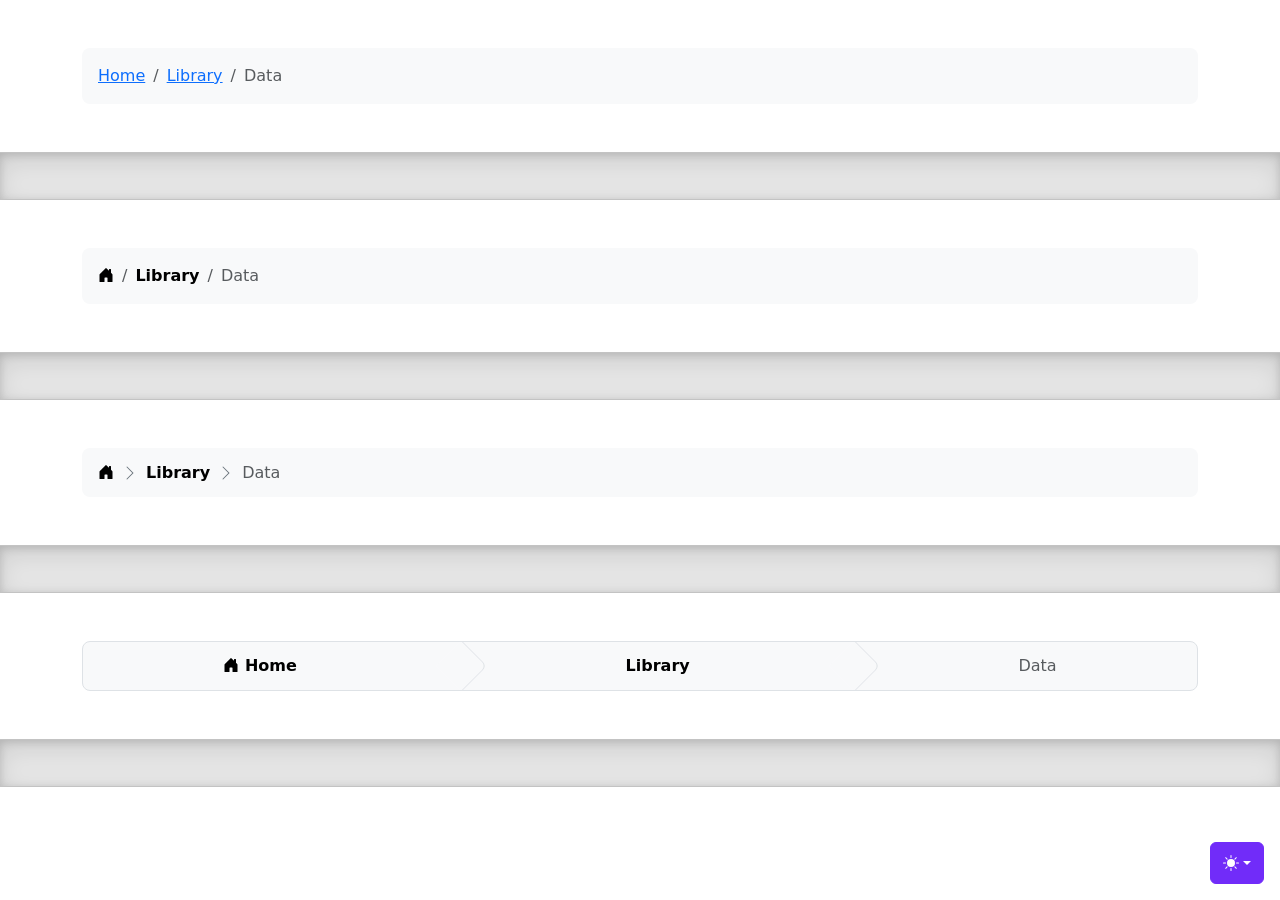
<file: bootstrap/breadcrumbs/index.html>
<!doctype html>
<html lang="en" data-bs-theme="auto">
  <head>
    <meta charset="utf-8" />
    <meta name="viewport" content="width=device-width, initial-scale=1" />
    <meta name="description" content="" />
    <meta
      name="author"
      content="Mark Otto, Jacob Thornton, and Bootstrap contributors"
    />
    <meta name="generator" content="Astro v5.13.2" />
    <title>Breadcrumbs · Bootstrap v5.3</title>
    <link
      rel="canonical"
      href="https://getbootstrap.com/docs/5.3/examples/breadcrumbs/"
    />
    <script src="../assets/js/color-modes.js"></script>
    <link href="../assets/dist/css/bootstrap.min.css" rel="stylesheet" />
    <meta name="theme-color" content="#712cf9" />
    <link href="breadcrumbs.css" rel="stylesheet" />
    <style>
      .bd-placeholder-img {
        font-size: 1.125rem;
        text-anchor: middle;
        -webkit-user-select: none;
        -moz-user-select: none;
        user-select: none;
      }
      @media (min-width: 768px) {
        .bd-placeholder-img-lg {
          font-size: 3.5rem;
        }
      }
      .b-example-divider {
        width: 100%;
        height: 3rem;
        background-color: #0000001a;
        border: solid rgba(0, 0, 0, 0.15);
        border-width: 1px 0;
        box-shadow:
          inset 0 0.5em 1.5em #0000001a,
          inset 0 0.125em 0.5em #00000026;
      }
      .b-example-vr {
        flex-shrink: 0;
        width: 1.5rem;
        height: 100vh;
      }
      .bi {
        vertical-align: -0.125em;
        fill: currentColor;
      }
      .nav-scroller {
        position: relative;
        z-index: 2;
        height: 2.75rem;
        overflow-y: hidden;
      }
      .nav-scroller .nav {
        display: flex;
        flex-wrap: nowrap;
        padding-bottom: 1rem;
        margin-top: -1px;
        overflow-x: auto;
        text-align: center;
        white-space: nowrap;
        -webkit-overflow-scrolling: touch;
      }
      .btn-bd-primary {
        --bd-violet-bg: #712cf9;
        --bd-violet-rgb: 112.520718, 44.062154, 249.437846;
        --bs-btn-font-weight: 600;
        --bs-btn-color: var(--bs-white);
        --bs-btn-bg: var(--bd-violet-bg);
        --bs-btn-border-color: var(--bd-violet-bg);
        --bs-btn-hover-color: var(--bs-white);
        --bs-btn-hover-bg: #6528e0;
        --bs-btn-hover-border-color: #6528e0;
        --bs-btn-focus-shadow-rgb: var(--bd-violet-rgb);
        --bs-btn-active-color: var(--bs-btn-hover-color);
        --bs-btn-active-bg: #5a23c8;
        --bs-btn-active-border-color: #5a23c8;
      }
      .bd-mode-toggle {
        z-index: 1500;
      }
      .bd-mode-toggle .bi {
        width: 1em;
        height: 1em;
      }
      .bd-mode-toggle .dropdown-menu .active .bi {
        display: block !important;
      }
    </style>
  </head>
  <body>
    <svg xmlns="http://www.w3.org/2000/svg" class="d-none">
      <symbol id="check2" viewBox="0 0 16 16">
        <path
          d="M13.854 3.646a.5.5 0 0 1 0 .708l-7 7a.5.5 0 0 1-.708 0l-3.5-3.5a.5.5 0 1 1 .708-.708L6.5 10.293l6.646-6.647a.5.5 0 0 1 .708 0z"
        ></path>
      </symbol>
      <symbol id="circle-half" viewBox="0 0 16 16">
        <path
          d="M8 15A7 7 0 1 0 8 1v14zm0 1A8 8 0 1 1 8 0a8 8 0 0 1 0 16z"
        ></path>
      </symbol>
      <symbol id="moon-stars-fill" viewBox="0 0 16 16">
        <path
          d="M6 .278a.768.768 0 0 1 .08.858 7.208 7.208 0 0 0-.878 3.46c0 4.021 3.278 7.277 7.318 7.277.527 0 1.04-.055 1.533-.16a.787.787 0 0 1 .81.316.733.733 0 0 1-.031.893A8.349 8.349 0 0 1 8.344 16C3.734 16 0 12.286 0 7.71 0 4.266 2.114 1.312 5.124.06A.752.752 0 0 1 6 .278z"
        ></path>
        <path
          d="M10.794 3.148a.217.217 0 0 1 .412 0l.387 1.162c.173.518.579.924 1.097 1.097l1.162.387a.217.217 0 0 1 0 .412l-1.162.387a1.734 1.734 0 0 0-1.097 1.097l-.387 1.162a.217.217 0 0 1-.412 0l-.387-1.162A1.734 1.734 0 0 0 9.31 6.593l-1.162-.387a.217.217 0 0 1 0-.412l1.162-.387a1.734 1.734 0 0 0 1.097-1.097l.387-1.162zM13.863.099a.145.145 0 0 1 .274 0l.258.774c.115.346.386.617.732.732l.774.258a.145.145 0 0 1 0 .274l-.774.258a1.156 1.156 0 0 0-.732.732l-.258.774a.145.145 0 0 1-.274 0l-.258-.774a1.156 1.156 0 0 0-.732-.732l-.774-.258a.145.145 0 0 1 0-.274l.774-.258c.346-.115.617-.386.732-.732L13.863.1z"
        ></path>
      </symbol>
      <symbol id="sun-fill" viewBox="0 0 16 16">
        <path
          d="M8 12a4 4 0 1 0 0-8 4 4 0 0 0 0 8zM8 0a.5.5 0 0 1 .5.5v2a.5.5 0 0 1-1 0v-2A.5.5 0 0 1 8 0zm0 13a.5.5 0 0 1 .5.5v2a.5.5 0 0 1-1 0v-2A.5.5 0 0 1 8 13zm8-5a.5.5 0 0 1-.5.5h-2a.5.5 0 0 1 0-1h2a.5.5 0 0 1 .5.5zM3 8a.5.5 0 0 1-.5.5h-2a.5.5 0 0 1 0-1h2A.5.5 0 0 1 3 8zm10.657-5.657a.5.5 0 0 1 0 .707l-1.414 1.415a.5.5 0 1 1-.707-.708l1.414-1.414a.5.5 0 0 1 .707 0zm-9.193 9.193a.5.5 0 0 1 0 .707L3.05 13.657a.5.5 0 0 1-.707-.707l1.414-1.414a.5.5 0 0 1 .707 0zm9.193 2.121a.5.5 0 0 1-.707 0l-1.414-1.414a.5.5 0 0 1 .707-.707l1.414 1.414a.5.5 0 0 1 0 .707zM4.464 4.465a.5.5 0 0 1-.707 0L2.343 3.05a.5.5 0 1 1 .707-.707l1.414 1.414a.5.5 0 0 1 0 .708z"
        ></path>
      </symbol>
    </svg>
    <div
      class="dropdown position-fixed bottom-0 end-0 mb-3 me-3 bd-mode-toggle"
    >
      <button
        class="btn btn-bd-primary py-2 dropdown-toggle d-flex align-items-center"
        id="bd-theme"
        type="button"
        aria-expanded="false"
        data-bs-toggle="dropdown"
        aria-label="Toggle theme (auto)"
      >
        <svg class="bi my-1 theme-icon-active" aria-hidden="true">
          <use href="#circle-half"></use>
        </svg>
        <span class="visually-hidden" id="bd-theme-text">Toggle theme</span>
      </button>
      <ul
        class="dropdown-menu dropdown-menu-end shadow"
        aria-labelledby="bd-theme-text"
      >
        <li>
          <button
            type="button"
            class="dropdown-item d-flex align-items-center"
            data-bs-theme-value="light"
            aria-pressed="false"
          >
            <svg class="bi me-2 opacity-50" aria-hidden="true">
              <use href="#sun-fill"></use>
            </svg>
            Light
            <svg class="bi ms-auto d-none" aria-hidden="true">
              <use href="#check2"></use>
            </svg>
          </button>
        </li>
        <li>
          <button
            type="button"
            class="dropdown-item d-flex align-items-center"
            data-bs-theme-value="dark"
            aria-pressed="false"
          >
            <svg class="bi me-2 opacity-50" aria-hidden="true">
              <use href="#moon-stars-fill"></use>
            </svg>
            Dark
            <svg class="bi ms-auto d-none" aria-hidden="true">
              <use href="#check2"></use>
            </svg>
          </button>
        </li>
        <li>
          <button
            type="button"
            class="dropdown-item d-flex align-items-center active"
            data-bs-theme-value="auto"
            aria-pressed="true"
          >
            <svg class="bi me-2 opacity-50" aria-hidden="true">
              <use href="#circle-half"></use>
            </svg>
            Auto
            <svg class="bi ms-auto d-none" aria-hidden="true">
              <use href="#check2"></use>
            </svg>
          </button>
        </li>
      </ul>
    </div>
    <svg xmlns="http://www.w3.org/2000/svg" class="d-none">
      <symbol id="house-door-fill" viewBox="0 0 16 16">
        <path
          d="M6.5 14.5v-3.505c0-.245.25-.495.5-.495h2c.25 0 .5.25.5.5v3.5a.5.5 0 0 0 .5.5h4a.5.5 0 0 0 .5-.5v-7a.5.5 0 0 0-.146-.354L13 5.793V2.5a.5.5 0 0 0-.5-.5h-1a.5.5 0 0 0-.5.5v1.293L8.354 1.146a.5.5 0 0 0-.708 0l-6 6A.5.5 0 0 0 1.5 7.5v7a.5.5 0 0 0 .5.5h4a.5.5 0 0 0 .5-.5z"
        ></path>
      </symbol>
    </svg>
    <div class="container my-5">
      <nav aria-label="breadcrumb">
        <ol class="breadcrumb p-3 bg-body-tertiary rounded-3">
          <li class="breadcrumb-item"><a href="#">Home</a></li>
          <li class="breadcrumb-item"><a href="#">Library</a></li>
          <li class="breadcrumb-item active" aria-current="page">Data</li>
        </ol>
      </nav>
    </div>
    <div class="b-example-divider"></div>
    <div class="container my-5">
      <nav aria-label="breadcrumb">
        <ol class="breadcrumb p-3 bg-body-tertiary rounded-3">
          <li class="breadcrumb-item">
            <a class="link-body-emphasis" href="#">
              <svg class="bi" width="16" height="16" aria-hidden="true">
                <use xlink:href="#house-door-fill"></use>
              </svg>
              <span class="visually-hidden">Home</span>
            </a>
          </li>
          <li class="breadcrumb-item">
            <a
              class="link-body-emphasis fw-semibold text-decoration-none"
              href="#"
              >Library</a
            >
          </li>
          <li class="breadcrumb-item active" aria-current="page">Data</li>
        </ol>
      </nav>
    </div>
    <div class="b-example-divider"></div>
    <div class="container my-5">
      <nav aria-label="breadcrumb">
        <ol
          class="breadcrumb breadcrumb-chevron p-3 bg-body-tertiary rounded-3"
        >
          <li class="breadcrumb-item">
            <a class="link-body-emphasis" href="#">
              <svg class="bi" width="16" height="16" aria-hidden="true">
                <use xlink:href="#house-door-fill"></use>
              </svg>
              <span class="visually-hidden">Home</span>
            </a>
          </li>
          <li class="breadcrumb-item">
            <a
              class="link-body-emphasis fw-semibold text-decoration-none"
              href="#"
              >Library</a
            >
          </li>
          <li class="breadcrumb-item active" aria-current="page">Data</li>
        </ol>
      </nav>
    </div>
    <div class="b-example-divider"></div>
    <div class="container my-5">
      <nav aria-label="breadcrumb">
        <ol
          class="breadcrumb breadcrumb-custom overflow-hidden text-center bg-body-tertiary border rounded-3"
        >
          <li class="breadcrumb-item">
            <a
              class="link-body-emphasis fw-semibold text-decoration-none"
              href="#"
            >
              <svg class="bi" width="16" height="16" aria-hidden="true">
                <use xlink:href="#house-door-fill"></use>
              </svg>
              Home
            </a>
          </li>
          <li class="breadcrumb-item">
            <a
              class="link-body-emphasis fw-semibold text-decoration-none"
              href="#"
              >Library</a
            >
          </li>
          <li class="breadcrumb-item active" aria-current="page">Data</li>
        </ol>
      </nav>
    </div>
    <div class="b-example-divider"></div>
    <script
      src="../assets/dist/js/bootstrap.bundle.min.js"
      class="astro-vvvwv3sm"
    ></script>
  </body>
</html>
</file>
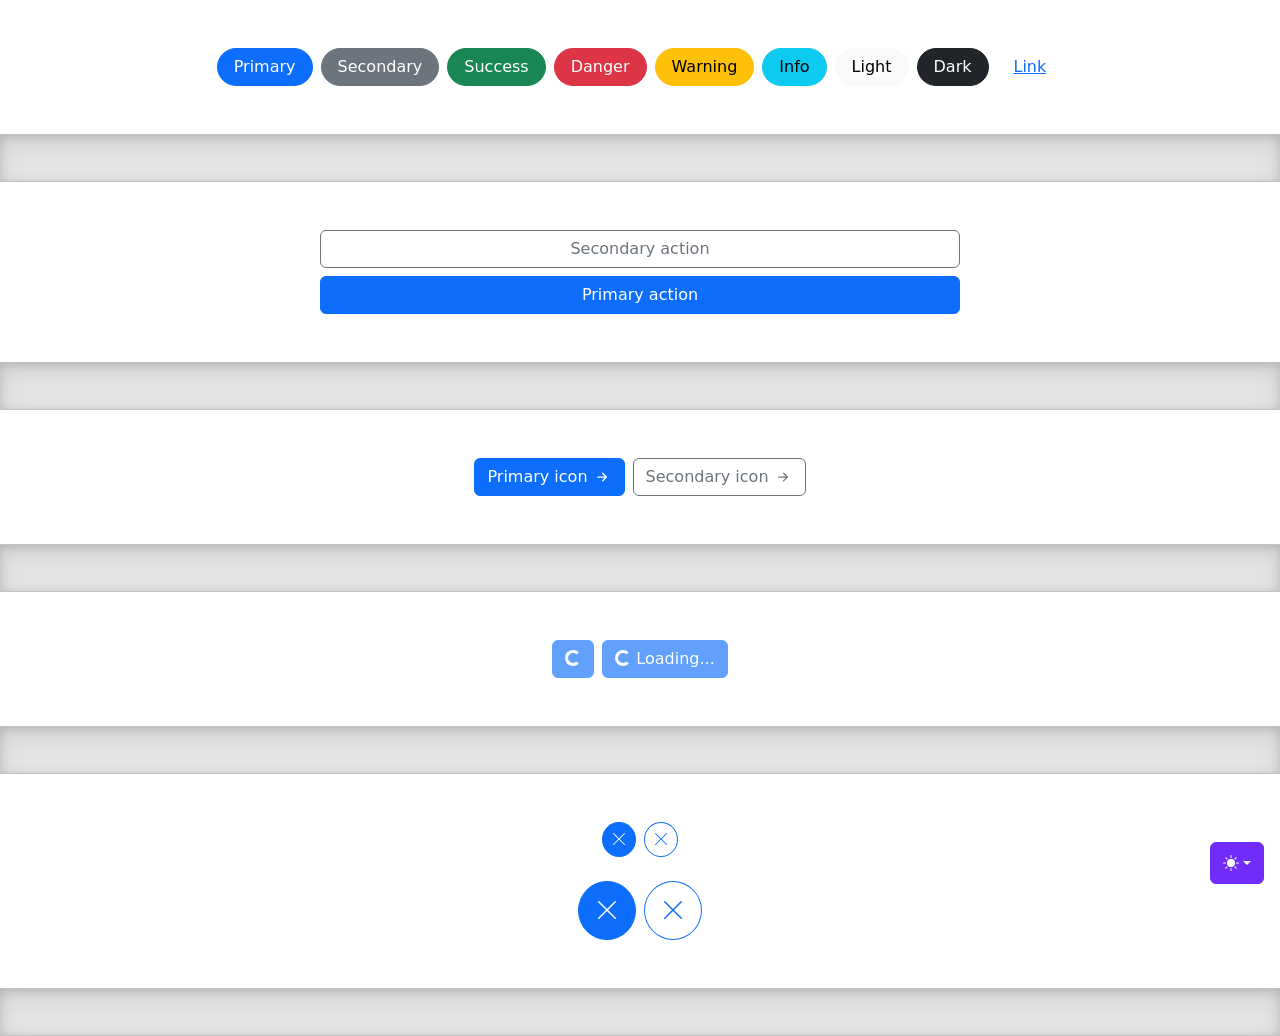
<file: bootstrap/buttons/index.html>
<!doctype html>
<html lang="en" data-bs-theme="auto">
  <head>
    <meta charset="utf-8" />
    <meta name="viewport" content="width=device-width, initial-scale=1" />
    <meta name="description" content="" />
    <meta
      name="author"
      content="Mark Otto, Jacob Thornton, and Bootstrap contributors"
    />
    <meta name="generator" content="Astro v5.13.2" />
    <title>Buttons · Bootstrap v5.3</title>
    <link
      rel="canonical"
      href="https://getbootstrap.com/docs/5.3/examples/buttons/"
    />
    <script src="../assets/js/color-modes.js"></script>
    <link href="../assets/dist/css/bootstrap.min.css" rel="stylesheet" />
    <meta name="theme-color" content="#712cf9" />
    <style>
      .bd-placeholder-img {
        font-size: 1.125rem;
        text-anchor: middle;
        -webkit-user-select: none;
        -moz-user-select: none;
        user-select: none;
      }
      @media (min-width: 768px) {
        .bd-placeholder-img-lg {
          font-size: 3.5rem;
        }
      }
      .b-example-divider {
        width: 100%;
        height: 3rem;
        background-color: #0000001a;
        border: solid rgba(0, 0, 0, 0.15);
        border-width: 1px 0;
        box-shadow:
          inset 0 0.5em 1.5em #0000001a,
          inset 0 0.125em 0.5em #00000026;
      }
      .b-example-vr {
        flex-shrink: 0;
        width: 1.5rem;
        height: 100vh;
      }
      .bi {
        vertical-align: -0.125em;
        fill: currentColor;
      }
      .nav-scroller {
        position: relative;
        z-index: 2;
        height: 2.75rem;
        overflow-y: hidden;
      }
      .nav-scroller .nav {
        display: flex;
        flex-wrap: nowrap;
        padding-bottom: 1rem;
        margin-top: -1px;
        overflow-x: auto;
        text-align: center;
        white-space: nowrap;
        -webkit-overflow-scrolling: touch;
      }
      .btn-bd-primary {
        --bd-violet-bg: #712cf9;
        --bd-violet-rgb: 112.520718, 44.062154, 249.437846;
        --bs-btn-font-weight: 600;
        --bs-btn-color: var(--bs-white);
        --bs-btn-bg: var(--bd-violet-bg);
        --bs-btn-border-color: var(--bd-violet-bg);
        --bs-btn-hover-color: var(--bs-white);
        --bs-btn-hover-bg: #6528e0;
        --bs-btn-hover-border-color: #6528e0;
        --bs-btn-focus-shadow-rgb: var(--bd-violet-rgb);
        --bs-btn-active-color: var(--bs-btn-hover-color);
        --bs-btn-active-bg: #5a23c8;
        --bs-btn-active-border-color: #5a23c8;
      }
      .bd-mode-toggle {
        z-index: 1500;
      }
      .bd-mode-toggle .bi {
        width: 1em;
        height: 1em;
      }
      .bd-mode-toggle .dropdown-menu .active .bi {
        display: block !important;
      }
    </style>
  </head>
  <body>
    <svg xmlns="http://www.w3.org/2000/svg" class="d-none">
      <symbol id="check2" viewBox="0 0 16 16">
        <path
          d="M13.854 3.646a.5.5 0 0 1 0 .708l-7 7a.5.5 0 0 1-.708 0l-3.5-3.5a.5.5 0 1 1 .708-.708L6.5 10.293l6.646-6.647a.5.5 0 0 1 .708 0z"
        ></path>
      </symbol>
      <symbol id="circle-half" viewBox="0 0 16 16">
        <path
          d="M8 15A7 7 0 1 0 8 1v14zm0 1A8 8 0 1 1 8 0a8 8 0 0 1 0 16z"
        ></path>
      </symbol>
      <symbol id="moon-stars-fill" viewBox="0 0 16 16">
        <path
          d="M6 .278a.768.768 0 0 1 .08.858 7.208 7.208 0 0 0-.878 3.46c0 4.021 3.278 7.277 7.318 7.277.527 0 1.04-.055 1.533-.16a.787.787 0 0 1 .81.316.733.733 0 0 1-.031.893A8.349 8.349 0 0 1 8.344 16C3.734 16 0 12.286 0 7.71 0 4.266 2.114 1.312 5.124.06A.752.752 0 0 1 6 .278z"
        ></path>
        <path
          d="M10.794 3.148a.217.217 0 0 1 .412 0l.387 1.162c.173.518.579.924 1.097 1.097l1.162.387a.217.217 0 0 1 0 .412l-1.162.387a1.734 1.734 0 0 0-1.097 1.097l-.387 1.162a.217.217 0 0 1-.412 0l-.387-1.162A1.734 1.734 0 0 0 9.31 6.593l-1.162-.387a.217.217 0 0 1 0-.412l1.162-.387a1.734 1.734 0 0 0 1.097-1.097l.387-1.162zM13.863.099a.145.145 0 0 1 .274 0l.258.774c.115.346.386.617.732.732l.774.258a.145.145 0 0 1 0 .274l-.774.258a1.156 1.156 0 0 0-.732.732l-.258.774a.145.145 0 0 1-.274 0l-.258-.774a1.156 1.156 0 0 0-.732-.732l-.774-.258a.145.145 0 0 1 0-.274l.774-.258c.346-.115.617-.386.732-.732L13.863.1z"
        ></path>
      </symbol>
      <symbol id="sun-fill" viewBox="0 0 16 16">
        <path
          d="M8 12a4 4 0 1 0 0-8 4 4 0 0 0 0 8zM8 0a.5.5 0 0 1 .5.5v2a.5.5 0 0 1-1 0v-2A.5.5 0 0 1 8 0zm0 13a.5.5 0 0 1 .5.5v2a.5.5 0 0 1-1 0v-2A.5.5 0 0 1 8 13zm8-5a.5.5 0 0 1-.5.5h-2a.5.5 0 0 1 0-1h2a.5.5 0 0 1 .5.5zM3 8a.5.5 0 0 1-.5.5h-2a.5.5 0 0 1 0-1h2A.5.5 0 0 1 3 8zm10.657-5.657a.5.5 0 0 1 0 .707l-1.414 1.415a.5.5 0 1 1-.707-.708l1.414-1.414a.5.5 0 0 1 .707 0zm-9.193 9.193a.5.5 0 0 1 0 .707L3.05 13.657a.5.5 0 0 1-.707-.707l1.414-1.414a.5.5 0 0 1 .707 0zm9.193 2.121a.5.5 0 0 1-.707 0l-1.414-1.414a.5.5 0 0 1 .707-.707l1.414 1.414a.5.5 0 0 1 0 .707zM4.464 4.465a.5.5 0 0 1-.707 0L2.343 3.05a.5.5 0 1 1 .707-.707l1.414 1.414a.5.5 0 0 1 0 .708z"
        ></path>
      </symbol>
    </svg>
    <div
      class="dropdown position-fixed bottom-0 end-0 mb-3 me-3 bd-mode-toggle"
    >
      <button
        class="btn btn-bd-primary py-2 dropdown-toggle d-flex align-items-center"
        id="bd-theme"
        type="button"
        aria-expanded="false"
        data-bs-toggle="dropdown"
        aria-label="Toggle theme (auto)"
      >
        <svg class="bi my-1 theme-icon-active" aria-hidden="true">
          <use href="#circle-half"></use>
        </svg>
        <span class="visually-hidden" id="bd-theme-text">Toggle theme</span>
      </button>
      <ul
        class="dropdown-menu dropdown-menu-end shadow"
        aria-labelledby="bd-theme-text"
      >
        <li>
          <button
            type="button"
            class="dropdown-item d-flex align-items-center"
            data-bs-theme-value="light"
            aria-pressed="false"
          >
            <svg class="bi me-2 opacity-50" aria-hidden="true">
              <use href="#sun-fill"></use>
            </svg>
            Light
            <svg class="bi ms-auto d-none" aria-hidden="true">
              <use href="#check2"></use>
            </svg>
          </button>
        </li>
        <li>
          <button
            type="button"
            class="dropdown-item d-flex align-items-center"
            data-bs-theme-value="dark"
            aria-pressed="false"
          >
            <svg class="bi me-2 opacity-50" aria-hidden="true">
              <use href="#moon-stars-fill"></use>
            </svg>
            Dark
            <svg class="bi ms-auto d-none" aria-hidden="true">
              <use href="#check2"></use>
            </svg>
          </button>
        </li>
        <li>
          <button
            type="button"
            class="dropdown-item d-flex align-items-center active"
            data-bs-theme-value="auto"
            aria-pressed="true"
          >
            <svg class="bi me-2 opacity-50" aria-hidden="true">
              <use href="#circle-half"></use>
            </svg>
            Auto
            <svg class="bi ms-auto d-none" aria-hidden="true">
              <use href="#check2"></use>
            </svg>
          </button>
        </li>
      </ul>
    </div>
    <svg xmlns="http://www.w3.org/2000/svg" class="d-none">
      <symbol id="arrow-right-short" viewBox="0 0 16 16">
        <path
          fill-rule="evenodd"
          d="M4 8a.5.5 0 0 1 .5-.5h5.793L8.146 5.354a.5.5 0 1 1 .708-.708l3 3a.5.5 0 0 1 0 .708l-3 3a.5.5 0 0 1-.708-.708L10.293 8.5H4.5A.5.5 0 0 1 4 8z"
        ></path>
      </symbol>
      <symbol id="x-lg" viewBox="0 0 16 16">
        <path
          fill-rule="evenodd"
          d="M13.854 2.146a.5.5 0 0 1 0 .708l-11 11a.5.5 0 0 1-.708-.708l11-11a.5.5 0 0 1 .708 0Z"
        ></path>
        <path
          fill-rule="evenodd"
          d="M2.146 2.146a.5.5 0 0 0 0 .708l11 11a.5.5 0 0 0 .708-.708l-11-11a.5.5 0 0 0-.708 0Z"
        ></path>
      </symbol>
    </svg>
    <div class="d-flex gap-2 justify-content-center py-5">
      <button class="btn btn-primary rounded-pill px-3" type="button">
        Primary
      </button>
      <button class="btn btn-secondary rounded-pill px-3" type="button">
        Secondary
      </button>
      <button class="btn btn-success rounded-pill px-3" type="button">
        Success
      </button>
      <button class="btn btn-danger rounded-pill px-3" type="button">
        Danger
      </button>
      <button class="btn btn-warning rounded-pill px-3" type="button">
        Warning
      </button>
      <button class="btn btn-info rounded-pill px-3" type="button">Info</button>
      <button class="btn btn-light rounded-pill px-3" type="button">
        Light
      </button>
      <button class="btn btn-dark rounded-pill px-3" type="button">Dark</button>
      <button class="btn btn-link rounded-pill px-3" type="button">Link</button>
    </div>
    <div class="b-example-divider"></div>
    <div class="col-lg-6 col-xxl-4 my-5 mx-auto">
      <div class="d-grid gap-2">
        <button class="btn btn-outline-secondary" type="button">
          Secondary action
        </button>
        <button class="btn btn-primary" type="button">Primary action</button>
      </div>
    </div>
    <div class="b-example-divider"></div>
    <div class="d-flex gap-2 justify-content-center py-5">
      <button
        class="btn btn-primary d-inline-flex align-items-center"
        type="button"
      >
        Primary icon
        <svg class="bi ms-1" width="20" height="20" aria-hidden="true">
          <use xlink:href="#arrow-right-short"></use>
        </svg>
      </button>
      <button
        class="btn btn-outline-secondary d-inline-flex align-items-center"
        type="button"
      >
        Secondary icon
        <svg class="bi ms-1" width="20" height="20" aria-hidden="true">
          <use xlink:href="#arrow-right-short"></use>
        </svg>
      </button>
    </div>
    <div class="b-example-divider"></div>
    <div class="d-flex gap-2 justify-content-center py-5">
      <button class="btn btn-primary" type="button" disabled>
        <span
          class="spinner-border spinner-border-sm"
          aria-hidden="true"
        ></span>
        <span class="visually-hidden" role="status">Loading...</span>
      </button>
      <button class="btn btn-primary" type="button" disabled>
        <span
          class="spinner-border spinner-border-sm"
          aria-hidden="true"
        ></span>
        <span role="status">Loading...</span>
      </button>
    </div>
    <div class="b-example-divider"></div>
    <div class="d-flex gap-2 justify-content-center pt-5 pb-4">
      <button class="btn btn-primary rounded-circle p-2 lh-1" type="button">
        <svg class="bi" width="16" height="16" aria-hidden="true">
          <use xlink:href="#x-lg"></use>
        </svg>
        <span class="visually-hidden">Dismiss</span>
      </button>
      <button
        class="btn btn-outline-primary rounded-circle p-2 lh-1"
        type="button"
      >
        <svg class="bi" width="16" height="16" aria-hidden="true">
          <use xlink:href="#x-lg"></use>
        </svg>
        <span class="visually-hidden">Dismiss</span>
      </button>
    </div>
    <div class="d-flex gap-2 justify-content-center pb-5">
      <button class="btn btn-primary rounded-circle p-3 lh-1" type="button">
        <svg class="bi" width="24" height="24" aria-hidden="true">
          <use xlink:href="#x-lg"></use>
        </svg>
        <span class="visually-hidden">Dismiss</span>
      </button>
      <button
        class="btn btn-outline-primary rounded-circle p-3 lh-1"
        type="button"
      >
        <svg class="bi" width="24" height="24" aria-hidden="true">
          <use xlink:href="#x-lg"></use>
        </svg>
        <span class="visually-hidden">Dismiss</span>
      </button>
    </div>
    <div class="b-example-divider"></div>
    <script
      src="../assets/dist/js/bootstrap.bundle.min.js"
      class="astro-vvvwv3sm"
    ></script>
  </body>
</html>
</file>
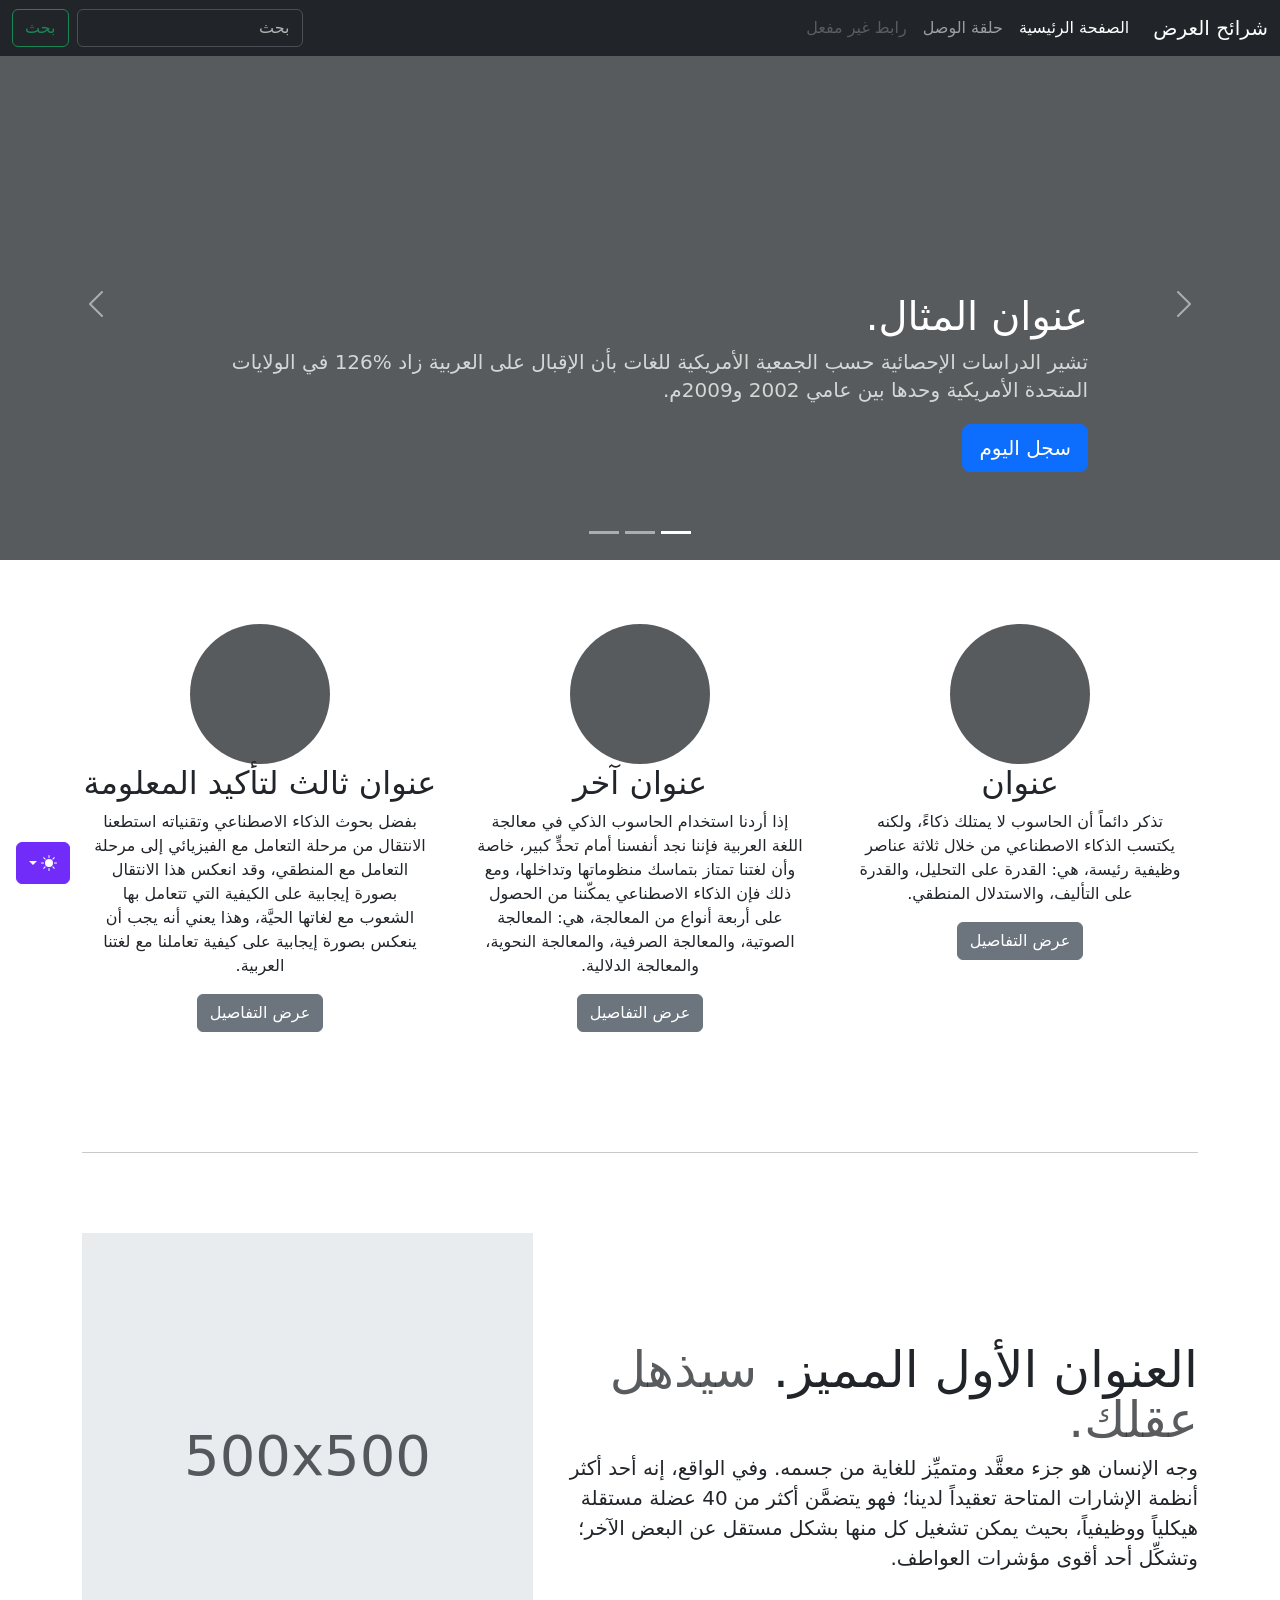
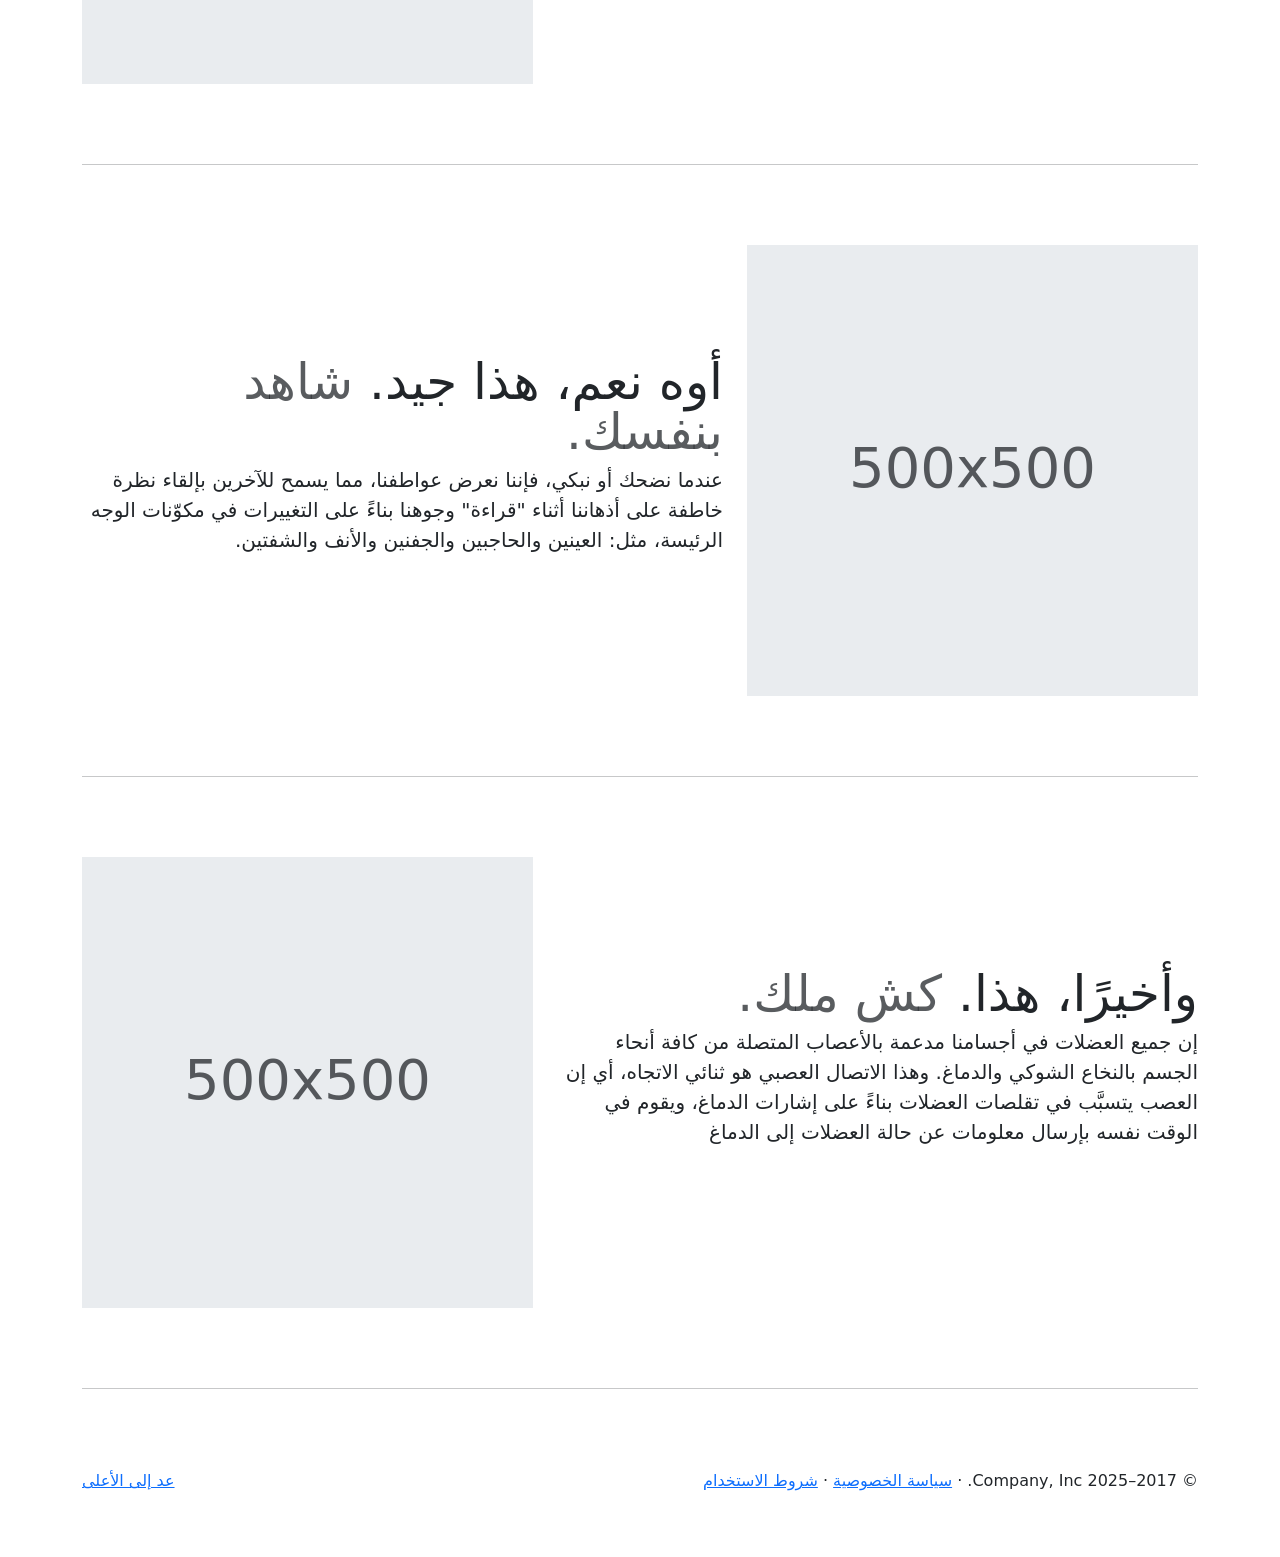
<file: bootstrap/carousel-rtl/index.html>
<!doctype html>
<html lang="ar" dir="rtl" data-bs-theme="auto">
  <head>
    <meta charset="utf-8" />
    <meta name="viewport" content="width=device-width, initial-scale=1" />
    <meta name="description" content="" />
    <meta
      name="author"
      content="Mark Otto, Jacob Thornton, and Bootstrap contributors"
    />
    <meta name="generator" content="Astro v5.13.2" />
    <title>قالب شرائح العرض · Bootstrap v5.3</title>
    <link
      rel="canonical"
      href="https://getbootstrap.com/docs/5.3/examples/carousel-rtl/"
    />
    <script src="../assets/js/color-modes.js"></script>
    <link href="../assets/dist/css/bootstrap.rtl.min.css" rel="stylesheet" />
    <meta name="theme-color" content="#712cf9" />
    <link href="../carousel/carousel.rtl.css" rel="stylesheet" />
    <style>
      .bd-placeholder-img {
        font-size: 1.125rem;
        text-anchor: middle;
        -webkit-user-select: none;
        -moz-user-select: none;
        user-select: none;
      }
      @media (min-width: 768px) {
        .bd-placeholder-img-lg {
          font-size: 3.5rem;
        }
      }
      .b-example-divider {
        width: 100%;
        height: 3rem;
        background-color: #0000001a;
        border: solid rgba(0, 0, 0, 0.15);
        border-width: 1px 0;
        box-shadow:
          inset 0 0.5em 1.5em #0000001a,
          inset 0 0.125em 0.5em #00000026;
      }
      .b-example-vr {
        flex-shrink: 0;
        width: 1.5rem;
        height: 100vh;
      }
      .bi {
        vertical-align: -0.125em;
        fill: currentColor;
      }
      .nav-scroller {
        position: relative;
        z-index: 2;
        height: 2.75rem;
        overflow-y: hidden;
      }
      .nav-scroller .nav {
        display: flex;
        flex-wrap: nowrap;
        padding-bottom: 1rem;
        margin-top: -1px;
        overflow-x: auto;
        text-align: center;
        white-space: nowrap;
        -webkit-overflow-scrolling: touch;
      }
      .btn-bd-primary {
        --bd-violet-bg: #712cf9;
        --bd-violet-rgb: 112.520718, 44.062154, 249.437846;
        --bs-btn-font-weight: 600;
        --bs-btn-color: var(--bs-white);
        --bs-btn-bg: var(--bd-violet-bg);
        --bs-btn-border-color: var(--bd-violet-bg);
        --bs-btn-hover-color: var(--bs-white);
        --bs-btn-hover-bg: #6528e0;
        --bs-btn-hover-border-color: #6528e0;
        --bs-btn-focus-shadow-rgb: var(--bd-violet-rgb);
        --bs-btn-active-color: var(--bs-btn-hover-color);
        --bs-btn-active-bg: #5a23c8;
        --bs-btn-active-border-color: #5a23c8;
      }
      .bd-mode-toggle {
        z-index: 1500;
      }
      .bd-mode-toggle .bi {
        width: 1em;
        height: 1em;
      }
      .bd-mode-toggle .dropdown-menu .active .bi {
        display: block !important;
      }
    </style>
  </head>
  <body>
    <svg xmlns="http://www.w3.org/2000/svg" class="d-none">
      <symbol id="check2" viewBox="0 0 16 16">
        <path
          d="M13.854 3.646a.5.5 0 0 1 0 .708l-7 7a.5.5 0 0 1-.708 0l-3.5-3.5a.5.5 0 1 1 .708-.708L6.5 10.293l6.646-6.647a.5.5 0 0 1 .708 0z"
        ></path>
      </symbol>
      <symbol id="circle-half" viewBox="0 0 16 16">
        <path
          d="M8 15A7 7 0 1 0 8 1v14zm0 1A8 8 0 1 1 8 0a8 8 0 0 1 0 16z"
        ></path>
      </symbol>
      <symbol id="moon-stars-fill" viewBox="0 0 16 16">
        <path
          d="M6 .278a.768.768 0 0 1 .08.858 7.208 7.208 0 0 0-.878 3.46c0 4.021 3.278 7.277 7.318 7.277.527 0 1.04-.055 1.533-.16a.787.787 0 0 1 .81.316.733.733 0 0 1-.031.893A8.349 8.349 0 0 1 8.344 16C3.734 16 0 12.286 0 7.71 0 4.266 2.114 1.312 5.124.06A.752.752 0 0 1 6 .278z"
        ></path>
        <path
          d="M10.794 3.148a.217.217 0 0 1 .412 0l.387 1.162c.173.518.579.924 1.097 1.097l1.162.387a.217.217 0 0 1 0 .412l-1.162.387a1.734 1.734 0 0 0-1.097 1.097l-.387 1.162a.217.217 0 0 1-.412 0l-.387-1.162A1.734 1.734 0 0 0 9.31 6.593l-1.162-.387a.217.217 0 0 1 0-.412l1.162-.387a1.734 1.734 0 0 0 1.097-1.097l.387-1.162zM13.863.099a.145.145 0 0 1 .274 0l.258.774c.115.346.386.617.732.732l.774.258a.145.145 0 0 1 0 .274l-.774.258a1.156 1.156 0 0 0-.732.732l-.258.774a.145.145 0 0 1-.274 0l-.258-.774a1.156 1.156 0 0 0-.732-.732l-.774-.258a.145.145 0 0 1 0-.274l.774-.258c.346-.115.617-.386.732-.732L13.863.1z"
        ></path>
      </symbol>
      <symbol id="sun-fill" viewBox="0 0 16 16">
        <path
          d="M8 12a4 4 0 1 0 0-8 4 4 0 0 0 0 8zM8 0a.5.5 0 0 1 .5.5v2a.5.5 0 0 1-1 0v-2A.5.5 0 0 1 8 0zm0 13a.5.5 0 0 1 .5.5v2a.5.5 0 0 1-1 0v-2A.5.5 0 0 1 8 13zm8-5a.5.5 0 0 1-.5.5h-2a.5.5 0 0 1 0-1h2a.5.5 0 0 1 .5.5zM3 8a.5.5 0 0 1-.5.5h-2a.5.5 0 0 1 0-1h2A.5.5 0 0 1 3 8zm10.657-5.657a.5.5 0 0 1 0 .707l-1.414 1.415a.5.5 0 1 1-.707-.708l1.414-1.414a.5.5 0 0 1 .707 0zm-9.193 9.193a.5.5 0 0 1 0 .707L3.05 13.657a.5.5 0 0 1-.707-.707l1.414-1.414a.5.5 0 0 1 .707 0zm9.193 2.121a.5.5 0 0 1-.707 0l-1.414-1.414a.5.5 0 0 1 .707-.707l1.414 1.414a.5.5 0 0 1 0 .707zM4.464 4.465a.5.5 0 0 1-.707 0L2.343 3.05a.5.5 0 1 1 .707-.707l1.414 1.414a.5.5 0 0 1 0 .708z"
        ></path>
      </symbol>
    </svg>
    <div
      class="dropdown position-fixed bottom-0 end-0 mb-3 me-3 bd-mode-toggle"
    >
      <button
        class="btn btn-bd-primary py-2 dropdown-toggle d-flex align-items-center"
        id="bd-theme"
        type="button"
        aria-expanded="false"
        data-bs-toggle="dropdown"
        aria-label="Toggle theme (auto)"
      >
        <svg class="bi my-1 theme-icon-active" aria-hidden="true">
          <use href="#circle-half"></use>
        </svg>
        <span class="visually-hidden" id="bd-theme-text">Toggle theme</span>
      </button>
      <ul
        class="dropdown-menu dropdown-menu-end shadow"
        aria-labelledby="bd-theme-text"
      >
        <li>
          <button
            type="button"
            class="dropdown-item d-flex align-items-center"
            data-bs-theme-value="light"
            aria-pressed="false"
          >
            <svg class="bi me-2 opacity-50" aria-hidden="true">
              <use href="#sun-fill"></use>
            </svg>
            Light
            <svg class="bi ms-auto d-none" aria-hidden="true">
              <use href="#check2"></use>
            </svg>
          </button>
        </li>
        <li>
          <button
            type="button"
            class="dropdown-item d-flex align-items-center"
            data-bs-theme-value="dark"
            aria-pressed="false"
          >
            <svg class="bi me-2 opacity-50" aria-hidden="true">
              <use href="#moon-stars-fill"></use>
            </svg>
            Dark
            <svg class="bi ms-auto d-none" aria-hidden="true">
              <use href="#check2"></use>
            </svg>
          </button>
        </li>
        <li>
          <button
            type="button"
            class="dropdown-item d-flex align-items-center active"
            data-bs-theme-value="auto"
            aria-pressed="true"
          >
            <svg class="bi me-2 opacity-50" aria-hidden="true">
              <use href="#circle-half"></use>
            </svg>
            Auto
            <svg class="bi ms-auto d-none" aria-hidden="true">
              <use href="#check2"></use>
            </svg>
          </button>
        </li>
      </ul>
    </div>
    <header data-bs-theme="dark">
      <nav class="navbar navbar-expand-md navbar-dark fixed-top bg-dark">
        <div class="container-fluid">
          <a class="navbar-brand" href="#">شرائح العرض</a>
          <button
            class="navbar-toggler"
            type="button"
            data-bs-toggle="collapse"
            data-bs-target="#navbarCollapse"
            aria-controls="navbarCollapse"
            aria-expanded="false"
            aria-label="تبديل التنقل"
          >
            <span class="navbar-toggler-icon"></span>
          </button>
          <div class="collapse navbar-collapse" id="navbarCollapse">
            <ul class="navbar-nav me-auto mb-2 mb-md-0">
              <li class="nav-item">
                <a class="nav-link active" aria-current="page" href="#"
                  >الصفحة الرئيسية</a
                >
              </li>
              <li class="nav-item">
                <a class="nav-link" href="#">حلقة الوصل</a>
              </li>
              <li class="nav-item">
                <a class="nav-link disabled" aria-disabled="true"
                  >رابط غير مفعل</a
                >
              </li>
            </ul>
            <form class="d-flex" role="search">
              <input
                class="form-control me-2"
                type="search"
                placeholder="بحث"
                aria-label="بحث"
              />
              <button class="btn btn-outline-success" type="submit">بحث</button>
            </form>
          </div>
        </div>
      </nav>
    </header>
    <main>
      <div id="myCarousel" class="carousel slide mb-6" data-bs-ride="carousel">
        <div class="carousel-indicators">
          <button
            type="button"
            data-bs-target="#myCarousel"
            data-bs-slide-to="0"
            class="active"
            aria-current="true"
            aria-label="Slide 1"
          ></button>
          <button
            type="button"
            data-bs-target="#myCarousel"
            data-bs-slide-to="1"
            aria-label="Slide 2"
          ></button>
          <button
            type="button"
            data-bs-target="#myCarousel"
            data-bs-slide-to="2"
            aria-label="Slide 3"
          ></button>
        </div>
        <div class="carousel-inner">
          <div class="carousel-item active">
            <svg
              aria-hidden="true"
              class="bd-placeholder-img"
              height="100%"
              preserveAspectRatio="xMidYMid slice"
              width="100%"
              xmlns="http://www.w3.org/2000/svg"
            >
              <rect
                width="100%"
                height="100%"
                fill="var(--bs-secondary-color)"
              ></rect>
            </svg>
            <div class="container">
              <div class="carousel-caption text-start">
                <h1>عنوان المثال.</h1>
                <p class="opacity-75">
                  تشير الدراسات الإحصائية حسب الجمعية الأمريكية للغات بأن
                  الإقبال على العربية زاد %126 في الولايات المتحدة الأمريكية
                  وحدها بين عامي 2002 و2009م.
                </p>
                <p><a class="btn btn-lg btn-primary" href="#">سجل اليوم</a></p>
              </div>
            </div>
          </div>
          <div class="carousel-item">
            <svg
              aria-hidden="true"
              class="bd-placeholder-img"
              height="100%"
              preserveAspectRatio="xMidYMid slice"
              width="100%"
              xmlns="http://www.w3.org/2000/svg"
            >
              <rect
                width="100%"
                height="100%"
                fill="var(--bs-secondary-color)"
              ></rect>
            </svg>
            <div class="container">
              <div class="carousel-caption">
                <h1>عنوان مثال آخر.</h1>
                <p>
                  حسب المجلس الثقافي البريطاني فإن تعليم الإنجليزية داخل
                  بريطانيا يسهم في تعزيز اقتصادها بما يتجاوز ملياري جنيه سنوياً،
                  كما أنه وفر أكثر من 26 ألف وظيفة.
                </p>
                <p><a class="btn btn-lg btn-primary" href="#">أعرف أكثر</a></p>
              </div>
            </div>
          </div>
          <div class="carousel-item">
            <svg
              aria-hidden="true"
              class="bd-placeholder-img"
              height="100%"
              preserveAspectRatio="xMidYMid slice"
              width="100%"
              xmlns="http://www.w3.org/2000/svg"
            >
              <rect
                width="100%"
                height="100%"
                fill="var(--bs-secondary-color)"
              ></rect>
            </svg>
            <div class="container">
              <div class="carousel-caption text-end">
                <h1>واحد أكثر لقياس جيد.</h1>
                <p>
                  الإحصاءات لحجم الاستثمار اللغوي خارج بريطانيا تتفاوت من سنة
                  لأخرى إلا أن المدير التنفيذي للمجلس الثقافي البريطاني إدي
                  بايرز يرى أن استثمار تعليم الإنجليزية في الخارج لا يحسب على
                  المستوى المالي فحسب بل على المستوى السياسي أيضاً.
                </p>
                <p>
                  <a class="btn btn-lg btn-primary" href="#">تصفح المعرض</a>
                </p>
              </div>
            </div>
          </div>
        </div>
        <button
          class="carousel-control-prev"
          type="button"
          data-bs-target="#myCarousel"
          data-bs-slide="prev"
        >
          <span class="carousel-control-prev-icon" aria-hidden="true"></span>
          <span class="visually-hidden">السابق</span>
        </button>
        <button
          class="carousel-control-next"
          type="button"
          data-bs-target="#myCarousel"
          data-bs-slide="next"
        >
          <span class="carousel-control-next-icon" aria-hidden="true"></span>
          <span class="visually-hidden">التالي</span>
        </button>
      </div>
      <!-- Marketing messaging and featurettes
  ================================================== -->
      <!-- Wrap the rest of the page in another container to center all the content. -->
      <div class="container marketing">
        <!-- Three columns of text below the carousel -->
        <div class="row">
          <div class="col-lg-4">
            <svg
              aria-label="Placeholder"
              class="bd-placeholder-img rounded-circle"
              height="140"
              preserveAspectRatio="xMidYMid slice"
              role="img"
              width="140"
              xmlns="http://www.w3.org/2000/svg"
            >
              <title>Placeholder</title>
              <rect
                width="100%"
                height="100%"
                fill="var(--bs-secondary-color)"
              ></rect>
            </svg>
            <h2 class="fw-normal">عنوان</h2>
            <p>
              تذكر دائماً أن الحاسوب لا يمتلك ذكاءً، ولكنه يكتسب الذكاء
              الاصطناعي من خلال ثلاثة عناصر وظيفية رئيسة، هي: القدرة على
              التحليل، والقدرة على التأليف، والاستدلال المنطقي.
            </p>
            <p><a class="btn btn-secondary" href="#">عرض التفاصيل</a></p>
          </div>
          <!-- /.col-lg-4 -->
          <div class="col-lg-4">
            <svg
              aria-label="Placeholder"
              class="bd-placeholder-img rounded-circle"
              height="140"
              preserveAspectRatio="xMidYMid slice"
              role="img"
              width="140"
              xmlns="http://www.w3.org/2000/svg"
            >
              <title>Placeholder</title>
              <rect
                width="100%"
                height="100%"
                fill="var(--bs-secondary-color)"
              ></rect>
            </svg>
            <h2 class="fw-normal">عنوان آخر</h2>
            <p>
              إذا أردنا استخدام الحاسوب الذكي في معالجة اللغة العربية فإننا نجد
              أنفسنا أمام تحدٍّ كبير، خاصة وأن لغتنا تمتاز بتماسك منظوماتها
              وتداخلها، ومع ذلك فإن الذكاء الاصطناعي يمكّننا من الحصول على أربعة
              أنواع من المعالجة، هي: المعالجة الصوتية، والمعالجة الصرفية،
              والمعالجة النحوية، والمعالجة الدلالية.
            </p>
            <p><a class="btn btn-secondary" href="#">عرض التفاصيل</a></p>
          </div>
          <!-- /.col-lg-4 -->
          <div class="col-lg-4">
            <svg
              aria-label="Placeholder"
              class="bd-placeholder-img rounded-circle"
              height="140"
              preserveAspectRatio="xMidYMid slice"
              role="img"
              width="140"
              xmlns="http://www.w3.org/2000/svg"
            >
              <title>Placeholder</title>
              <rect
                width="100%"
                height="100%"
                fill="var(--bs-secondary-color)"
              ></rect>
            </svg>
            <h2 class="fw-normal">عنوان ثالث لتأكيد المعلومة</h2>
            <p>
              بفضل بحوث الذكاء الاصطناعي وتقنياته استطعنا الانتقال من مرحلة
              التعامل مع الفيزيائي إلى مرحلة التعامل مع المنطقي، وقد انعكس هذا
              الانتقال بصورة إيجابية على الكيفية التي تتعامل بها الشعوب مع
              لغاتها الحيَّة، وهذا يعني أنه يجب أن ينعكس بصورة إيجابية على كيفية
              تعاملنا مع لغتنا العربية.
            </p>
            <p><a class="btn btn-secondary" href="#">عرض التفاصيل</a></p>
          </div>
          <!-- /.col-lg-4 -->
        </div>
        <!-- /.row -->
        <!-- START THE FEATURETTES -->
        <hr class="featurette-divider" />
        <div class="row featurette">
          <div class="col-md-7">
            <h2 class="featurette-heading fw-normal lh-1">
              العنوان الأول المميز.
              <span class="text-body-secondary"> سيذهل عقلك. </span>
            </h2>
            <p class="lead">
              وجه الإنسان هو جزء معقَّد ومتميِّز للغاية من جسمه. وفي الواقع، إنه
              أحد أكثر أنظمة الإشارات المتاحة تعقيداً لدينا؛ فهو يتضمَّن أكثر من
              40 عضلة مستقلة هيكلياً ووظيفياً، بحيث يمكن تشغيل كل منها بشكل
              مستقل عن البعض الآخر؛ وتشكِّل أحد أقوى مؤشرات العواطف.
            </p>
          </div>
          <div class="col-md-5">
            <svg
              aria-label="Placeholder: 500x500"
              class="bd-placeholder-img bd-placeholder-img-lg featurette-image img-fluid mx-auto"
              height="500"
              preserveAspectRatio="xMidYMid slice"
              role="img"
              width="500"
              xmlns="http://www.w3.org/2000/svg"
            >
              <title>Placeholder</title>
              <rect
                width="100%"
                height="100%"
                fill="var(--bs-secondary-bg)"
              ></rect>
              <text x="50%" y="50%" fill="var(--bs-secondary-color)" dy=".3em">
                500x500
              </text>
            </svg>
          </div>
        </div>
        <hr class="featurette-divider" />
        <div class="row featurette">
          <div class="col-md-7 order-md-2">
            <h2 class="featurette-heading fw-normal lh-1">
              أوه نعم، هذا جيد.
              <span class="text-body-secondary"> شاهد بنفسك. </span>
            </h2>
            <p class="lead">
              عندما نضحك أو نبكي، فإننا نعرض عواطفنا، مما يسمح للآخرين بإلقاء
              نظرة خاطفة على أذهاننا أثناء "قراءة" وجوهنا بناءً على التغييرات في
              مكوّنات الوجه الرئيسة، مثل: العينين والحاجبين والجفنين والأنف
              والشفتين.
            </p>
          </div>
          <div class="col-md-5 order-md-1">
            <svg
              aria-label="Placeholder: 500x500"
              class="bd-placeholder-img bd-placeholder-img-lg featurette-image img-fluid mx-auto"
              height="500"
              preserveAspectRatio="xMidYMid slice"
              role="img"
              width="500"
              xmlns="http://www.w3.org/2000/svg"
            >
              <title>Placeholder</title>
              <rect
                width="100%"
                height="100%"
                fill="var(--bs-secondary-bg)"
              ></rect>
              <text x="50%" y="50%" fill="var(--bs-secondary-color)" dy=".3em">
                500x500
              </text>
            </svg>
          </div>
        </div>
        <hr class="featurette-divider" />
        <div class="row featurette">
          <div class="col-md-7">
            <h2 class="featurette-heading fw-normal lh-1">
              وأخيرًا، هذا. <span class="text-body-secondary"> كش ملك. </span>
            </h2>
            <p class="lead">
              إن جميع العضلات في أجسامنا مدعمة بالأعصاب المتصلة من كافة أنحاء
              الجسم بالنخاع الشوكي والدماغ. وهذا الاتصال العصبي هو ثنائي
              الاتجاه، أي إن العصب يتسبَّب في تقلصات العضلات بناءً على إشارات
              الدماغ، ويقوم في الوقت نفسه بإرسال معلومات عن حالة العضلات إلى
              الدماغ
            </p>
          </div>
          <div class="col-md-5">
            <svg
              aria-label="Placeholder: 500x500"
              class="bd-placeholder-img bd-placeholder-img-lg featurette-image img-fluid mx-auto"
              height="500"
              preserveAspectRatio="xMidYMid slice"
              role="img"
              width="500"
              xmlns="http://www.w3.org/2000/svg"
            >
              <title>Placeholder</title>
              <rect
                width="100%"
                height="100%"
                fill="var(--bs-secondary-bg)"
              ></rect>
              <text x="50%" y="50%" fill="var(--bs-secondary-color)" dy=".3em">
                500x500
              </text>
            </svg>
          </div>
        </div>
        <hr class="featurette-divider" />
        <!-- /END THE FEATURETTES -->
      </div>
      <!-- /.container -->
      <!-- FOOTER -->
      <footer class="container">
        <p class="float-end"><a href="#">عد إلى الأعلى</a></p>
        <p>
          &copy; 2017–2025 Company, Inc. &middot;
          <a href="#">سياسة الخصوصية</a> &middot; <a href="#">شروط الاستخدام</a>
        </p>
      </footer>
    </main>
    <script
      src="../assets/dist/js/bootstrap.bundle.min.js"
      class="astro-vvvwv3sm"
    ></script>
  </body>
</html>
</file>
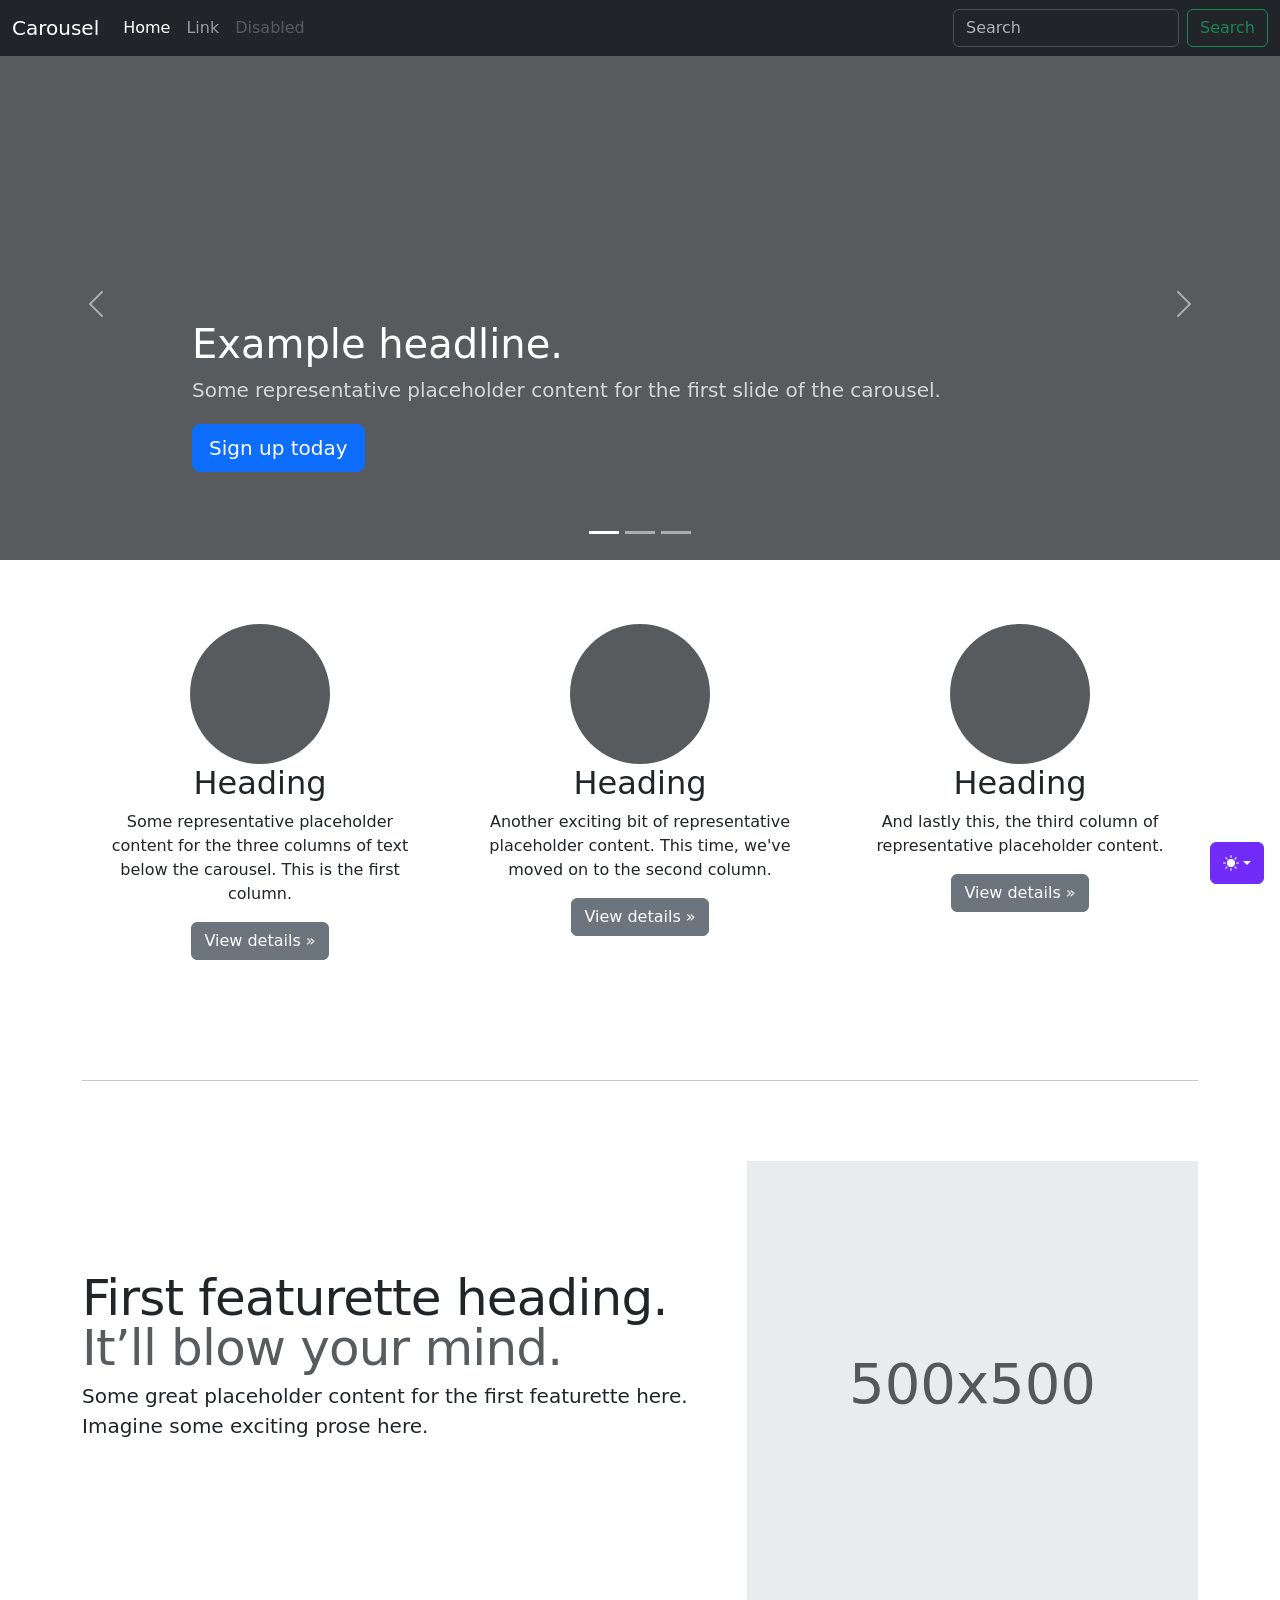
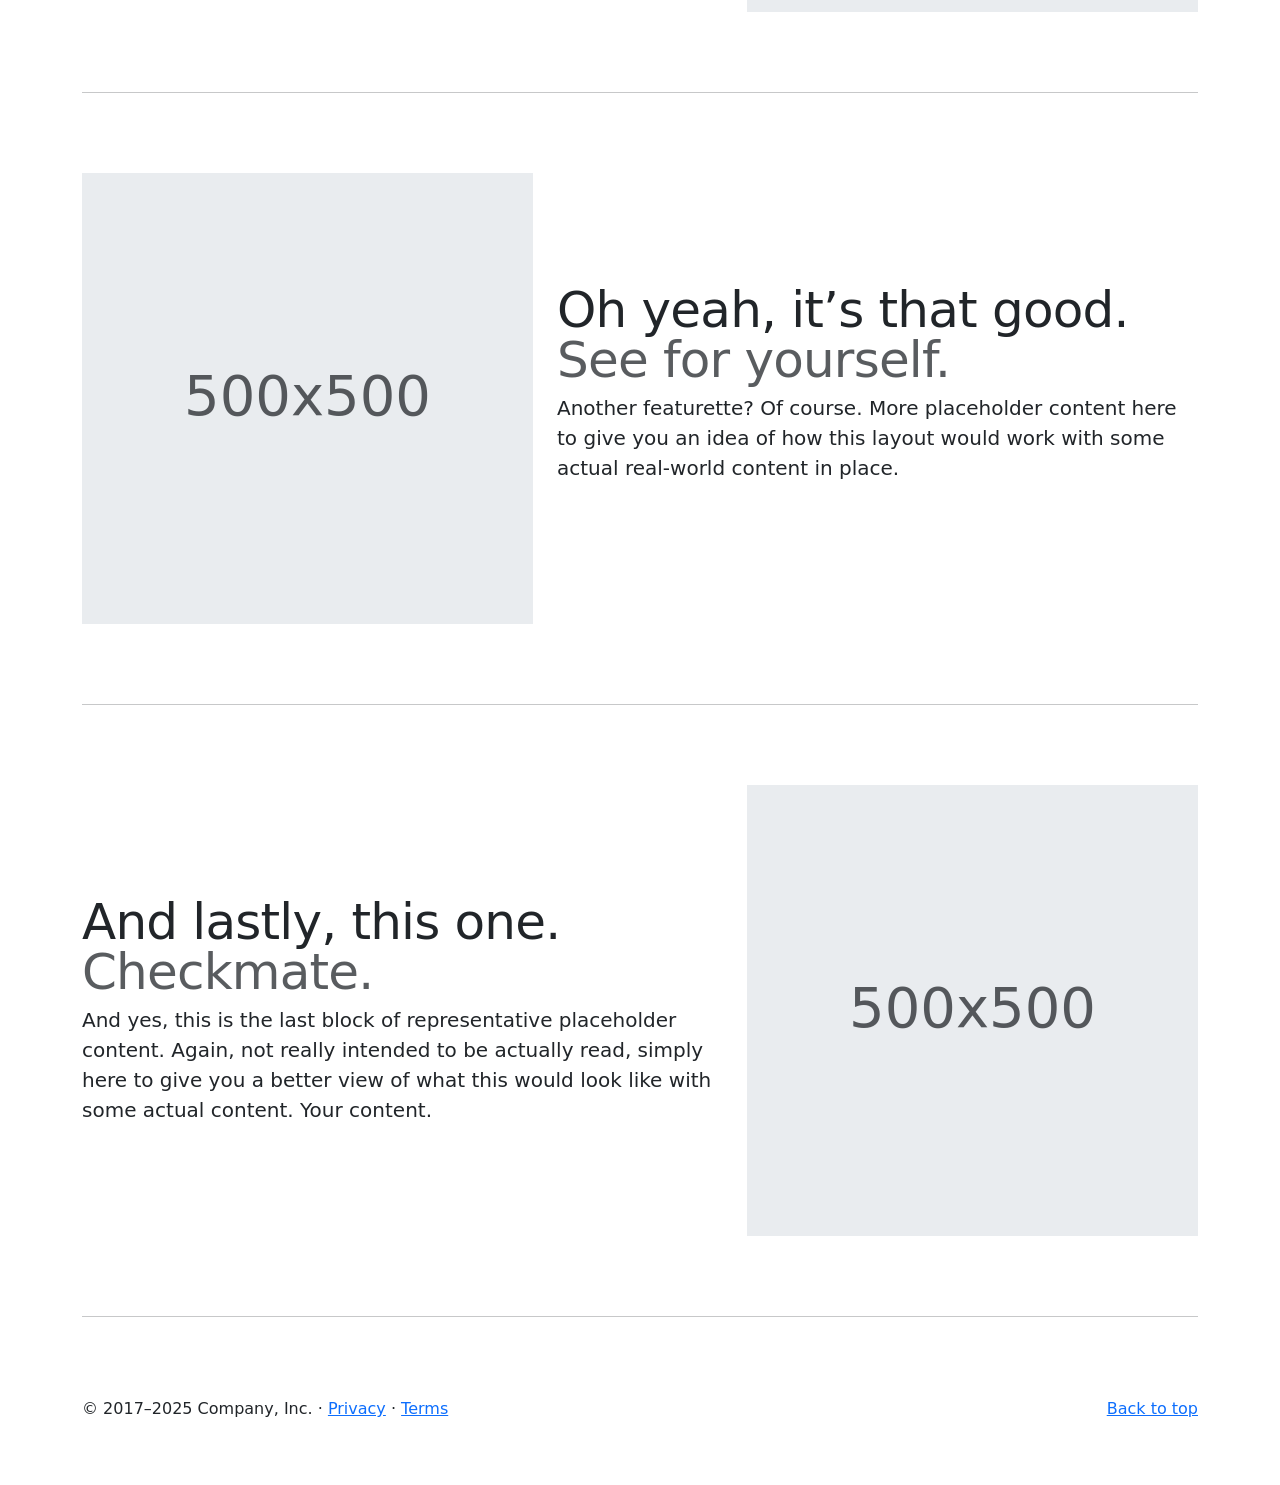
<file: bootstrap/carousel/index.html>
<!doctype html>
<html lang="en" data-bs-theme="auto">
  <head>
    <meta charset="utf-8" />
    <meta name="viewport" content="width=device-width, initial-scale=1" />
    <meta name="description" content="" />
    <meta
      name="author"
      content="Mark Otto, Jacob Thornton, and Bootstrap contributors"
    />
    <meta name="generator" content="Astro v5.13.2" />
    <title>Carousel Template · Bootstrap v5.3</title>
    <link
      rel="canonical"
      href="https://getbootstrap.com/docs/5.3/examples/carousel/"
    />
    <script src="../assets/js/color-modes.js"></script>
    <link href="../assets/dist/css/bootstrap.min.css" rel="stylesheet" />
    <meta name="theme-color" content="#712cf9" />
    <link href="carousel.css" rel="stylesheet" />
    <style>
      .bd-placeholder-img {
        font-size: 1.125rem;
        text-anchor: middle;
        -webkit-user-select: none;
        -moz-user-select: none;
        user-select: none;
      }
      @media (min-width: 768px) {
        .bd-placeholder-img-lg {
          font-size: 3.5rem;
        }
      }
      .b-example-divider {
        width: 100%;
        height: 3rem;
        background-color: #0000001a;
        border: solid rgba(0, 0, 0, 0.15);
        border-width: 1px 0;
        box-shadow:
          inset 0 0.5em 1.5em #0000001a,
          inset 0 0.125em 0.5em #00000026;
      }
      .b-example-vr {
        flex-shrink: 0;
        width: 1.5rem;
        height: 100vh;
      }
      .bi {
        vertical-align: -0.125em;
        fill: currentColor;
      }
      .nav-scroller {
        position: relative;
        z-index: 2;
        height: 2.75rem;
        overflow-y: hidden;
      }
      .nav-scroller .nav {
        display: flex;
        flex-wrap: nowrap;
        padding-bottom: 1rem;
        margin-top: -1px;
        overflow-x: auto;
        text-align: center;
        white-space: nowrap;
        -webkit-overflow-scrolling: touch;
      }
      .btn-bd-primary {
        --bd-violet-bg: #712cf9;
        --bd-violet-rgb: 112.520718, 44.062154, 249.437846;
        --bs-btn-font-weight: 600;
        --bs-btn-color: var(--bs-white);
        --bs-btn-bg: var(--bd-violet-bg);
        --bs-btn-border-color: var(--bd-violet-bg);
        --bs-btn-hover-color: var(--bs-white);
        --bs-btn-hover-bg: #6528e0;
        --bs-btn-hover-border-color: #6528e0;
        --bs-btn-focus-shadow-rgb: var(--bd-violet-rgb);
        --bs-btn-active-color: var(--bs-btn-hover-color);
        --bs-btn-active-bg: #5a23c8;
        --bs-btn-active-border-color: #5a23c8;
      }
      .bd-mode-toggle {
        z-index: 1500;
      }
      .bd-mode-toggle .bi {
        width: 1em;
        height: 1em;
      }
      .bd-mode-toggle .dropdown-menu .active .bi {
        display: block !important;
      }
    </style>
  </head>
  <body>
    <svg xmlns="http://www.w3.org/2000/svg" class="d-none">
      <symbol id="check2" viewBox="0 0 16 16">
        <path
          d="M13.854 3.646a.5.5 0 0 1 0 .708l-7 7a.5.5 0 0 1-.708 0l-3.5-3.5a.5.5 0 1 1 .708-.708L6.5 10.293l6.646-6.647a.5.5 0 0 1 .708 0z"
        ></path>
      </symbol>
      <symbol id="circle-half" viewBox="0 0 16 16">
        <path
          d="M8 15A7 7 0 1 0 8 1v14zm0 1A8 8 0 1 1 8 0a8 8 0 0 1 0 16z"
        ></path>
      </symbol>
      <symbol id="moon-stars-fill" viewBox="0 0 16 16">
        <path
          d="M6 .278a.768.768 0 0 1 .08.858 7.208 7.208 0 0 0-.878 3.46c0 4.021 3.278 7.277 7.318 7.277.527 0 1.04-.055 1.533-.16a.787.787 0 0 1 .81.316.733.733 0 0 1-.031.893A8.349 8.349 0 0 1 8.344 16C3.734 16 0 12.286 0 7.71 0 4.266 2.114 1.312 5.124.06A.752.752 0 0 1 6 .278z"
        ></path>
        <path
          d="M10.794 3.148a.217.217 0 0 1 .412 0l.387 1.162c.173.518.579.924 1.097 1.097l1.162.387a.217.217 0 0 1 0 .412l-1.162.387a1.734 1.734 0 0 0-1.097 1.097l-.387 1.162a.217.217 0 0 1-.412 0l-.387-1.162A1.734 1.734 0 0 0 9.31 6.593l-1.162-.387a.217.217 0 0 1 0-.412l1.162-.387a1.734 1.734 0 0 0 1.097-1.097l.387-1.162zM13.863.099a.145.145 0 0 1 .274 0l.258.774c.115.346.386.617.732.732l.774.258a.145.145 0 0 1 0 .274l-.774.258a1.156 1.156 0 0 0-.732.732l-.258.774a.145.145 0 0 1-.274 0l-.258-.774a1.156 1.156 0 0 0-.732-.732l-.774-.258a.145.145 0 0 1 0-.274l.774-.258c.346-.115.617-.386.732-.732L13.863.1z"
        ></path>
      </symbol>
      <symbol id="sun-fill" viewBox="0 0 16 16">
        <path
          d="M8 12a4 4 0 1 0 0-8 4 4 0 0 0 0 8zM8 0a.5.5 0 0 1 .5.5v2a.5.5 0 0 1-1 0v-2A.5.5 0 0 1 8 0zm0 13a.5.5 0 0 1 .5.5v2a.5.5 0 0 1-1 0v-2A.5.5 0 0 1 8 13zm8-5a.5.5 0 0 1-.5.5h-2a.5.5 0 0 1 0-1h2a.5.5 0 0 1 .5.5zM3 8a.5.5 0 0 1-.5.5h-2a.5.5 0 0 1 0-1h2A.5.5 0 0 1 3 8zm10.657-5.657a.5.5 0 0 1 0 .707l-1.414 1.415a.5.5 0 1 1-.707-.708l1.414-1.414a.5.5 0 0 1 .707 0zm-9.193 9.193a.5.5 0 0 1 0 .707L3.05 13.657a.5.5 0 0 1-.707-.707l1.414-1.414a.5.5 0 0 1 .707 0zm9.193 2.121a.5.5 0 0 1-.707 0l-1.414-1.414a.5.5 0 0 1 .707-.707l1.414 1.414a.5.5 0 0 1 0 .707zM4.464 4.465a.5.5 0 0 1-.707 0L2.343 3.05a.5.5 0 1 1 .707-.707l1.414 1.414a.5.5 0 0 1 0 .708z"
        ></path>
      </symbol>
    </svg>
    <div
      class="dropdown position-fixed bottom-0 end-0 mb-3 me-3 bd-mode-toggle"
    >
      <button
        class="btn btn-bd-primary py-2 dropdown-toggle d-flex align-items-center"
        id="bd-theme"
        type="button"
        aria-expanded="false"
        data-bs-toggle="dropdown"
        aria-label="Toggle theme (auto)"
      >
        <svg class="bi my-1 theme-icon-active" aria-hidden="true">
          <use href="#circle-half"></use>
        </svg>
        <span class="visually-hidden" id="bd-theme-text">Toggle theme</span>
      </button>
      <ul
        class="dropdown-menu dropdown-menu-end shadow"
        aria-labelledby="bd-theme-text"
      >
        <li>
          <button
            type="button"
            class="dropdown-item d-flex align-items-center"
            data-bs-theme-value="light"
            aria-pressed="false"
          >
            <svg class="bi me-2 opacity-50" aria-hidden="true">
              <use href="#sun-fill"></use>
            </svg>
            Light
            <svg class="bi ms-auto d-none" aria-hidden="true">
              <use href="#check2"></use>
            </svg>
          </button>
        </li>
        <li>
          <button
            type="button"
            class="dropdown-item d-flex align-items-center"
            data-bs-theme-value="dark"
            aria-pressed="false"
          >
            <svg class="bi me-2 opacity-50" aria-hidden="true">
              <use href="#moon-stars-fill"></use>
            </svg>
            Dark
            <svg class="bi ms-auto d-none" aria-hidden="true">
              <use href="#check2"></use>
            </svg>
          </button>
        </li>
        <li>
          <button
            type="button"
            class="dropdown-item d-flex align-items-center active"
            data-bs-theme-value="auto"
            aria-pressed="true"
          >
            <svg class="bi me-2 opacity-50" aria-hidden="true">
              <use href="#circle-half"></use>
            </svg>
            Auto
            <svg class="bi ms-auto d-none" aria-hidden="true">
              <use href="#check2"></use>
            </svg>
          </button>
        </li>
      </ul>
    </div>
    <header data-bs-theme="dark">
      <nav class="navbar navbar-expand-md navbar-dark fixed-top bg-dark">
        <div class="container-fluid">
          <a class="navbar-brand" href="#">Carousel</a>
          <button
            class="navbar-toggler"
            type="button"
            data-bs-toggle="collapse"
            data-bs-target="#navbarCollapse"
            aria-controls="navbarCollapse"
            aria-expanded="false"
            aria-label="Toggle navigation"
          >
            <span class="navbar-toggler-icon"></span>
          </button>
          <div class="collapse navbar-collapse" id="navbarCollapse">
            <ul class="navbar-nav me-auto mb-2 mb-md-0">
              <li class="nav-item">
                <a class="nav-link active" aria-current="page" href="#">Home</a>
              </li>
              <li class="nav-item"><a class="nav-link" href="#">Link</a></li>
              <li class="nav-item">
                <a class="nav-link disabled" aria-disabled="true">Disabled</a>
              </li>
            </ul>
            <form class="d-flex" role="search">
              <input
                class="form-control me-2"
                type="search"
                placeholder="Search"
                aria-label="Search"
              />
              <button class="btn btn-outline-success" type="submit">
                Search
              </button>
            </form>
          </div>
        </div>
      </nav>
    </header>
    <main>
      <div id="myCarousel" class="carousel slide mb-6" data-bs-ride="carousel">
        <div class="carousel-indicators">
          <button
            type="button"
            data-bs-target="#myCarousel"
            data-bs-slide-to="0"
            class="active"
            aria-current="true"
            aria-label="Slide 1"
          ></button>
          <button
            type="button"
            data-bs-target="#myCarousel"
            data-bs-slide-to="1"
            aria-label="Slide 2"
          ></button>
          <button
            type="button"
            data-bs-target="#myCarousel"
            data-bs-slide-to="2"
            aria-label="Slide 3"
          ></button>
        </div>
        <div class="carousel-inner">
          <div class="carousel-item active">
            <svg
              aria-hidden="true"
              class="bd-placeholder-img"
              height="100%"
              preserveAspectRatio="xMidYMid slice"
              width="100%"
              xmlns="http://www.w3.org/2000/svg"
            >
              <rect
                width="100%"
                height="100%"
                fill="var(--bs-secondary-color)"
              ></rect>
            </svg>
            <div class="container">
              <div class="carousel-caption text-start">
                <h1>Example headline.</h1>
                <p class="opacity-75">
                  Some representative placeholder content for the first slide of
                  the carousel.
                </p>
                <p>
                  <a class="btn btn-lg btn-primary" href="#">Sign up today</a>
                </p>
              </div>
            </div>
          </div>
          <div class="carousel-item">
            <svg
              aria-hidden="true"
              class="bd-placeholder-img"
              height="100%"
              preserveAspectRatio="xMidYMid slice"
              width="100%"
              xmlns="http://www.w3.org/2000/svg"
            >
              <rect
                width="100%"
                height="100%"
                fill="var(--bs-secondary-color)"
              ></rect>
            </svg>
            <div class="container">
              <div class="carousel-caption">
                <h1>Another example headline.</h1>
                <p>
                  Some representative placeholder content for the second slide
                  of the carousel.
                </p>
                <p><a class="btn btn-lg btn-primary" href="#">Learn more</a></p>
              </div>
            </div>
          </div>
          <div class="carousel-item">
            <svg
              aria-hidden="true"
              class="bd-placeholder-img"
              height="100%"
              preserveAspectRatio="xMidYMid slice"
              width="100%"
              xmlns="http://www.w3.org/2000/svg"
            >
              <rect
                width="100%"
                height="100%"
                fill="var(--bs-secondary-color)"
              ></rect>
            </svg>
            <div class="container">
              <div class="carousel-caption text-end">
                <h1>One more for good measure.</h1>
                <p>
                  Some representative placeholder content for the third slide of
                  this carousel.
                </p>
                <p>
                  <a class="btn btn-lg btn-primary" href="#">Browse gallery</a>
                </p>
              </div>
            </div>
          </div>
        </div>
        <button
          class="carousel-control-prev"
          type="button"
          data-bs-target="#myCarousel"
          data-bs-slide="prev"
        >
          <span class="carousel-control-prev-icon" aria-hidden="true"></span>
          <span class="visually-hidden">Previous</span>
        </button>
        <button
          class="carousel-control-next"
          type="button"
          data-bs-target="#myCarousel"
          data-bs-slide="next"
        >
          <span class="carousel-control-next-icon" aria-hidden="true"></span>
          <span class="visually-hidden">Next</span>
        </button>
      </div>
      <!-- Marketing messaging and featurettes
  ================================================== -->
      <!-- Wrap the rest of the page in another container to center all the content. -->
      <div class="container marketing">
        <!-- Three columns of text below the carousel -->
        <div class="row">
          <div class="col-lg-4">
            <svg
              aria-label="Placeholder"
              class="bd-placeholder-img rounded-circle"
              height="140"
              preserveAspectRatio="xMidYMid slice"
              role="img"
              width="140"
              xmlns="http://www.w3.org/2000/svg"
            >
              <title>Placeholder</title>
              <rect
                width="100%"
                height="100%"
                fill="var(--bs-secondary-color)"
              ></rect>
            </svg>
            <h2 class="fw-normal">Heading</h2>
            <p>
              Some representative placeholder content for the three columns of
              text below the carousel. This is the first column.
            </p>
            <p>
              <a class="btn btn-secondary" href="#">View details &raquo;</a>
            </p>
          </div>
          <!-- /.col-lg-4 -->
          <div class="col-lg-4">
            <svg
              aria-label="Placeholder"
              class="bd-placeholder-img rounded-circle"
              height="140"
              preserveAspectRatio="xMidYMid slice"
              role="img"
              width="140"
              xmlns="http://www.w3.org/2000/svg"
            >
              <title>Placeholder</title>
              <rect
                width="100%"
                height="100%"
                fill="var(--bs-secondary-color)"
              ></rect>
            </svg>
            <h2 class="fw-normal">Heading</h2>
            <p>
              Another exciting bit of representative placeholder content. This
              time, we've moved on to the second column.
            </p>
            <p>
              <a class="btn btn-secondary" href="#">View details &raquo;</a>
            </p>
          </div>
          <!-- /.col-lg-4 -->
          <div class="col-lg-4">
            <svg
              aria-label="Placeholder"
              class="bd-placeholder-img rounded-circle"
              height="140"
              preserveAspectRatio="xMidYMid slice"
              role="img"
              width="140"
              xmlns="http://www.w3.org/2000/svg"
            >
              <title>Placeholder</title>
              <rect
                width="100%"
                height="100%"
                fill="var(--bs-secondary-color)"
              ></rect>
            </svg>
            <h2 class="fw-normal">Heading</h2>
            <p>
              And lastly this, the third column of representative placeholder
              content.
            </p>
            <p>
              <a class="btn btn-secondary" href="#">View details &raquo;</a>
            </p>
          </div>
          <!-- /.col-lg-4 -->
        </div>
        <!-- /.row -->
        <!-- START THE FEATURETTES -->
        <hr class="featurette-divider" />
        <div class="row featurette">
          <div class="col-md-7">
            <h2 class="featurette-heading fw-normal lh-1">
              First featurette heading.
              <span class="text-body-secondary">It’ll blow your mind.</span>
            </h2>
            <p class="lead">
              Some great placeholder content for the first featurette here.
              Imagine some exciting prose here.
            </p>
          </div>
          <div class="col-md-5">
            <svg
              aria-label="Placeholder: 500x500"
              class="bd-placeholder-img bd-placeholder-img-lg featurette-image img-fluid mx-auto"
              height="500"
              preserveAspectRatio="xMidYMid slice"
              role="img"
              width="500"
              xmlns="http://www.w3.org/2000/svg"
            >
              <title>Placeholder</title>
              <rect
                width="100%"
                height="100%"
                fill="var(--bs-secondary-bg)"
              ></rect>
              <text x="50%" y="50%" fill="var(--bs-secondary-color)" dy=".3em">
                500x500
              </text>
            </svg>
          </div>
        </div>
        <hr class="featurette-divider" />
        <div class="row featurette">
          <div class="col-md-7 order-md-2">
            <h2 class="featurette-heading fw-normal lh-1">
              Oh yeah, it’s that good.
              <span class="text-body-secondary">See for yourself.</span>
            </h2>
            <p class="lead">
              Another featurette? Of course. More placeholder content here to
              give you an idea of how this layout would work with some actual
              real-world content in place.
            </p>
          </div>
          <div class="col-md-5 order-md-1">
            <svg
              aria-label="Placeholder: 500x500"
              class="bd-placeholder-img bd-placeholder-img-lg featurette-image img-fluid mx-auto"
              height="500"
              preserveAspectRatio="xMidYMid slice"
              role="img"
              width="500"
              xmlns="http://www.w3.org/2000/svg"
            >
              <title>Placeholder</title>
              <rect
                width="100%"
                height="100%"
                fill="var(--bs-secondary-bg)"
              ></rect>
              <text x="50%" y="50%" fill="var(--bs-secondary-color)" dy=".3em">
                500x500
              </text>
            </svg>
          </div>
        </div>
        <hr class="featurette-divider" />
        <div class="row featurette">
          <div class="col-md-7">
            <h2 class="featurette-heading fw-normal lh-1">
              And lastly, this one.
              <span class="text-body-secondary">Checkmate.</span>
            </h2>
            <p class="lead">
              And yes, this is the last block of representative placeholder
              content. Again, not really intended to be actually read, simply
              here to give you a better view of what this would look like with
              some actual content. Your content.
            </p>
          </div>
          <div class="col-md-5">
            <svg
              aria-label="Placeholder: 500x500"
              class="bd-placeholder-img bd-placeholder-img-lg featurette-image img-fluid mx-auto"
              height="500"
              preserveAspectRatio="xMidYMid slice"
              role="img"
              width="500"
              xmlns="http://www.w3.org/2000/svg"
            >
              <title>Placeholder</title>
              <rect
                width="100%"
                height="100%"
                fill="var(--bs-secondary-bg)"
              ></rect>
              <text x="50%" y="50%" fill="var(--bs-secondary-color)" dy=".3em">
                500x500
              </text>
            </svg>
          </div>
        </div>
        <hr class="featurette-divider" />
        <!-- /END THE FEATURETTES -->
      </div>
      <!-- /.container -->
      <!-- FOOTER -->
      <footer class="container">
        <p class="float-end"><a href="#">Back to top</a></p>
        <p>
          &copy; 2017–2025 Company, Inc. &middot;
          <a href="#">Privacy</a> &middot; <a href="#">Terms</a>
        </p>
      </footer>
    </main>
    <script
      src="../assets/dist/js/bootstrap.bundle.min.js"
      class="astro-vvvwv3sm"
    ></script>
  </body>
</html>
</file>
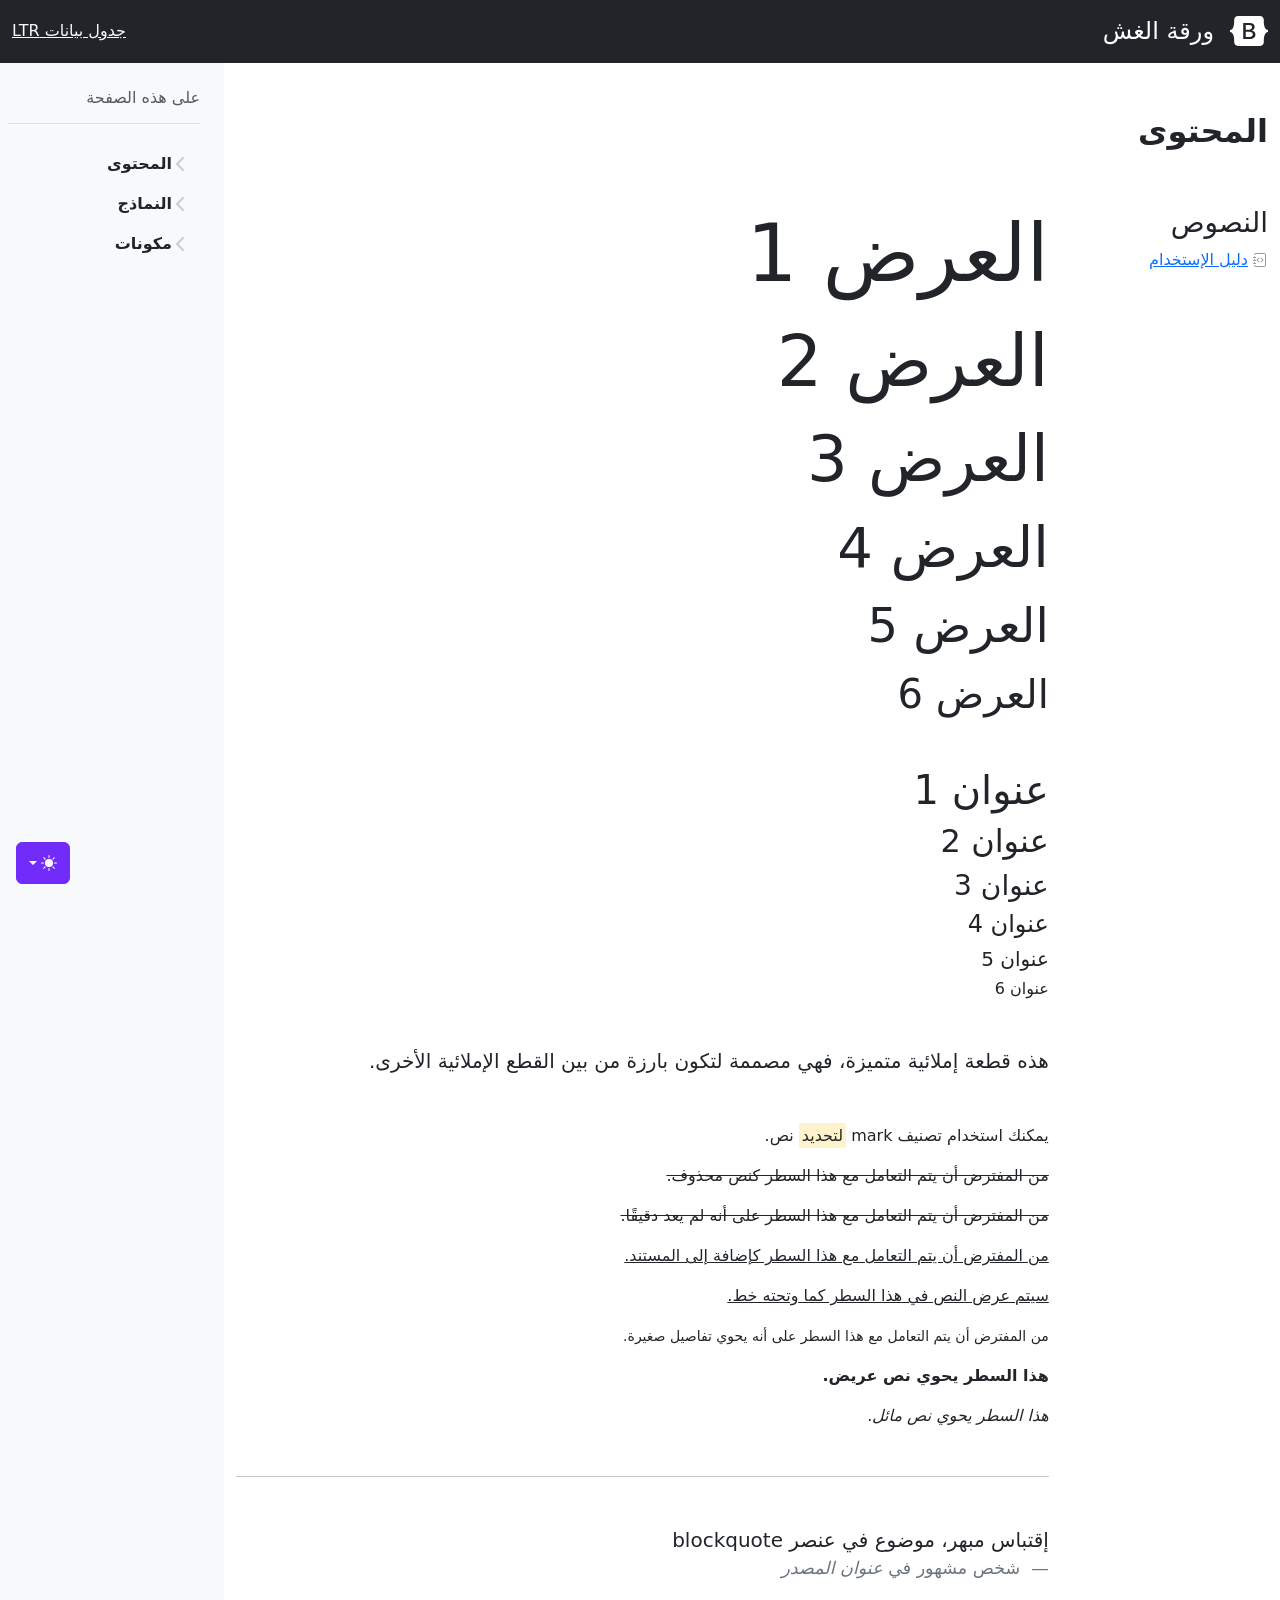
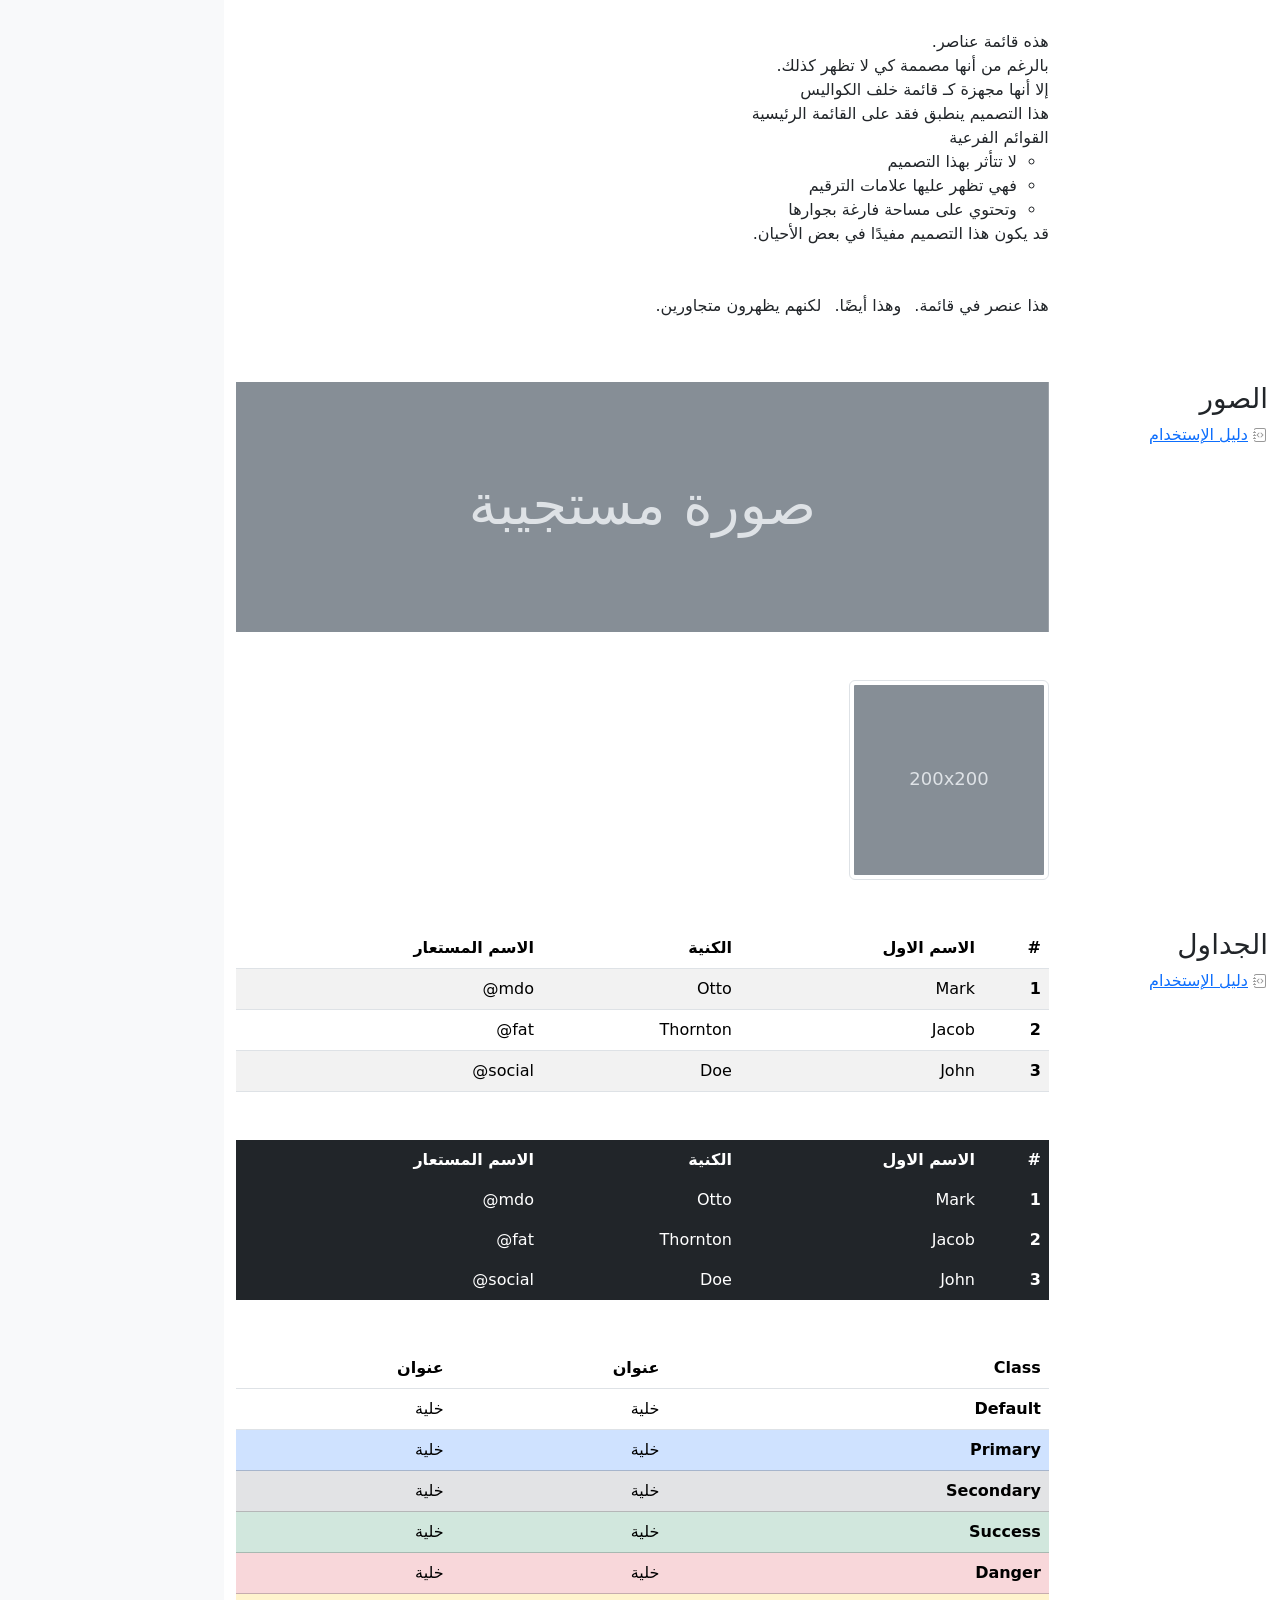
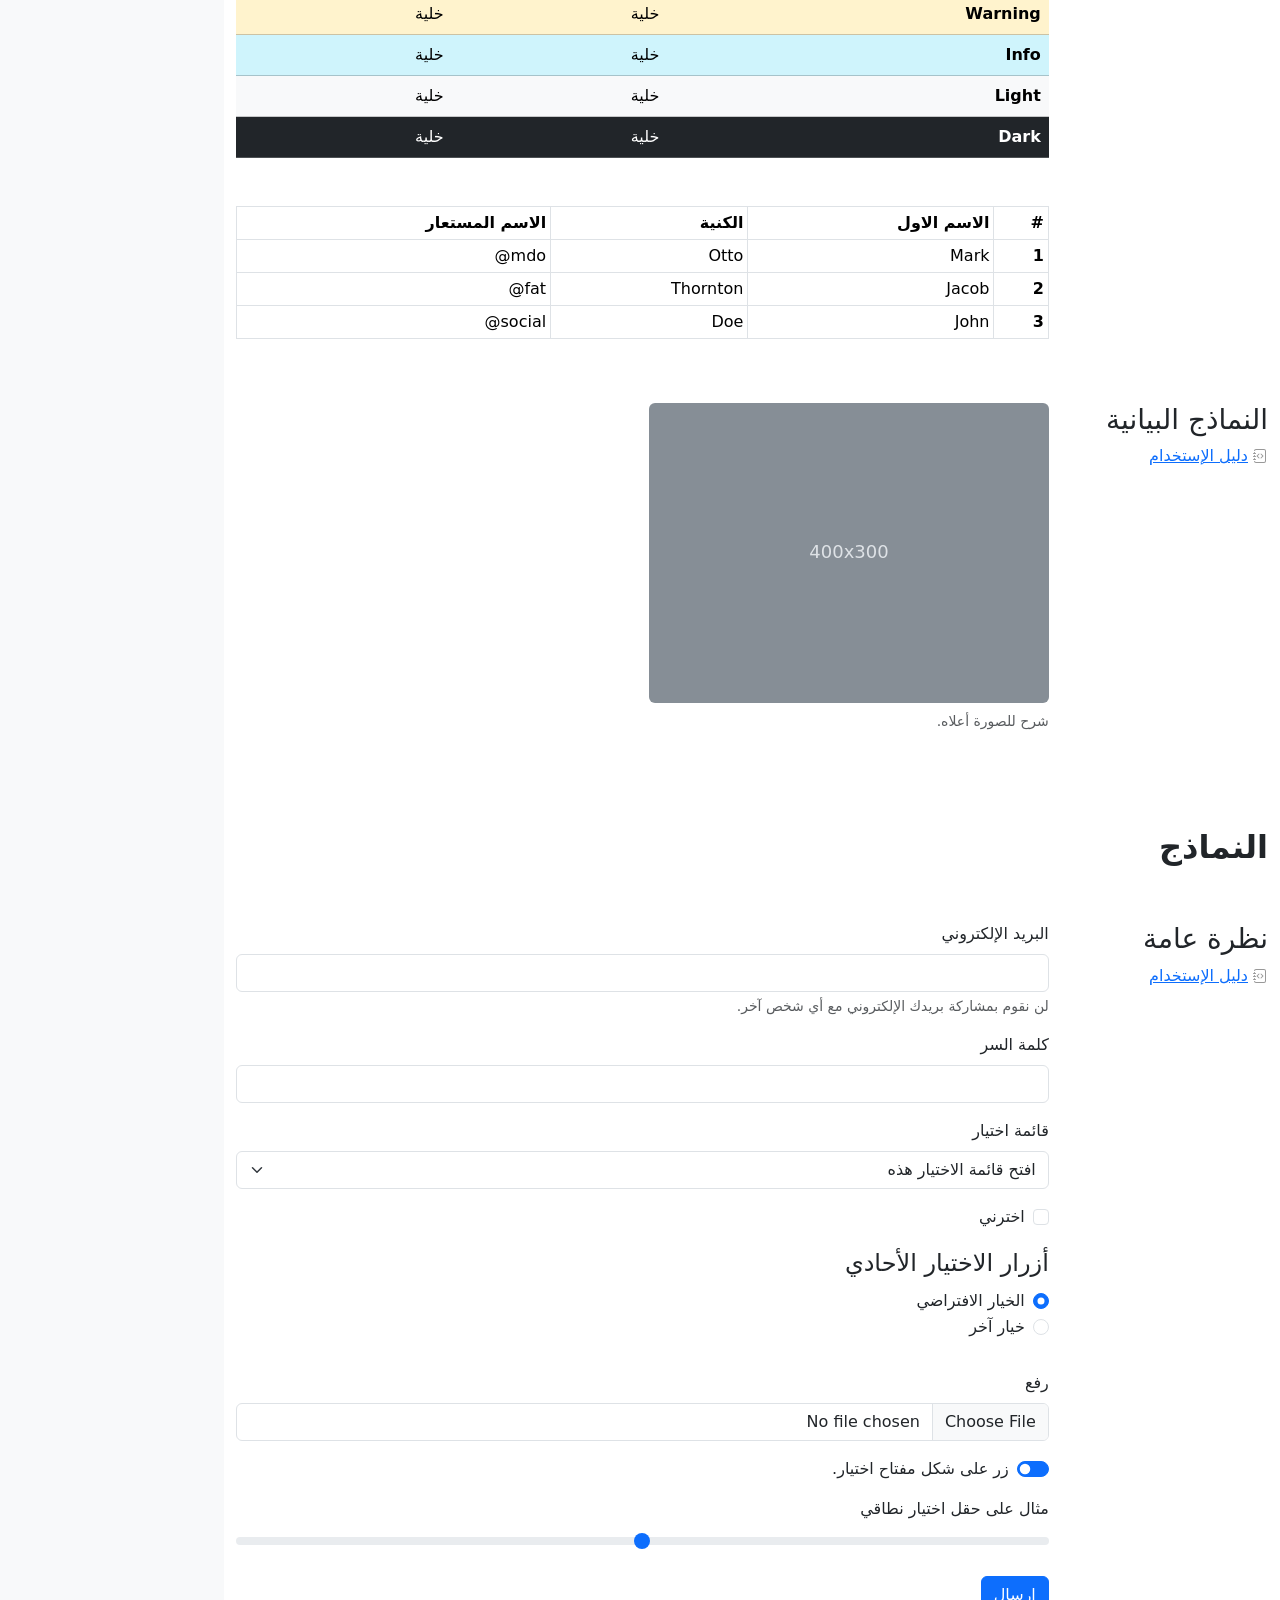
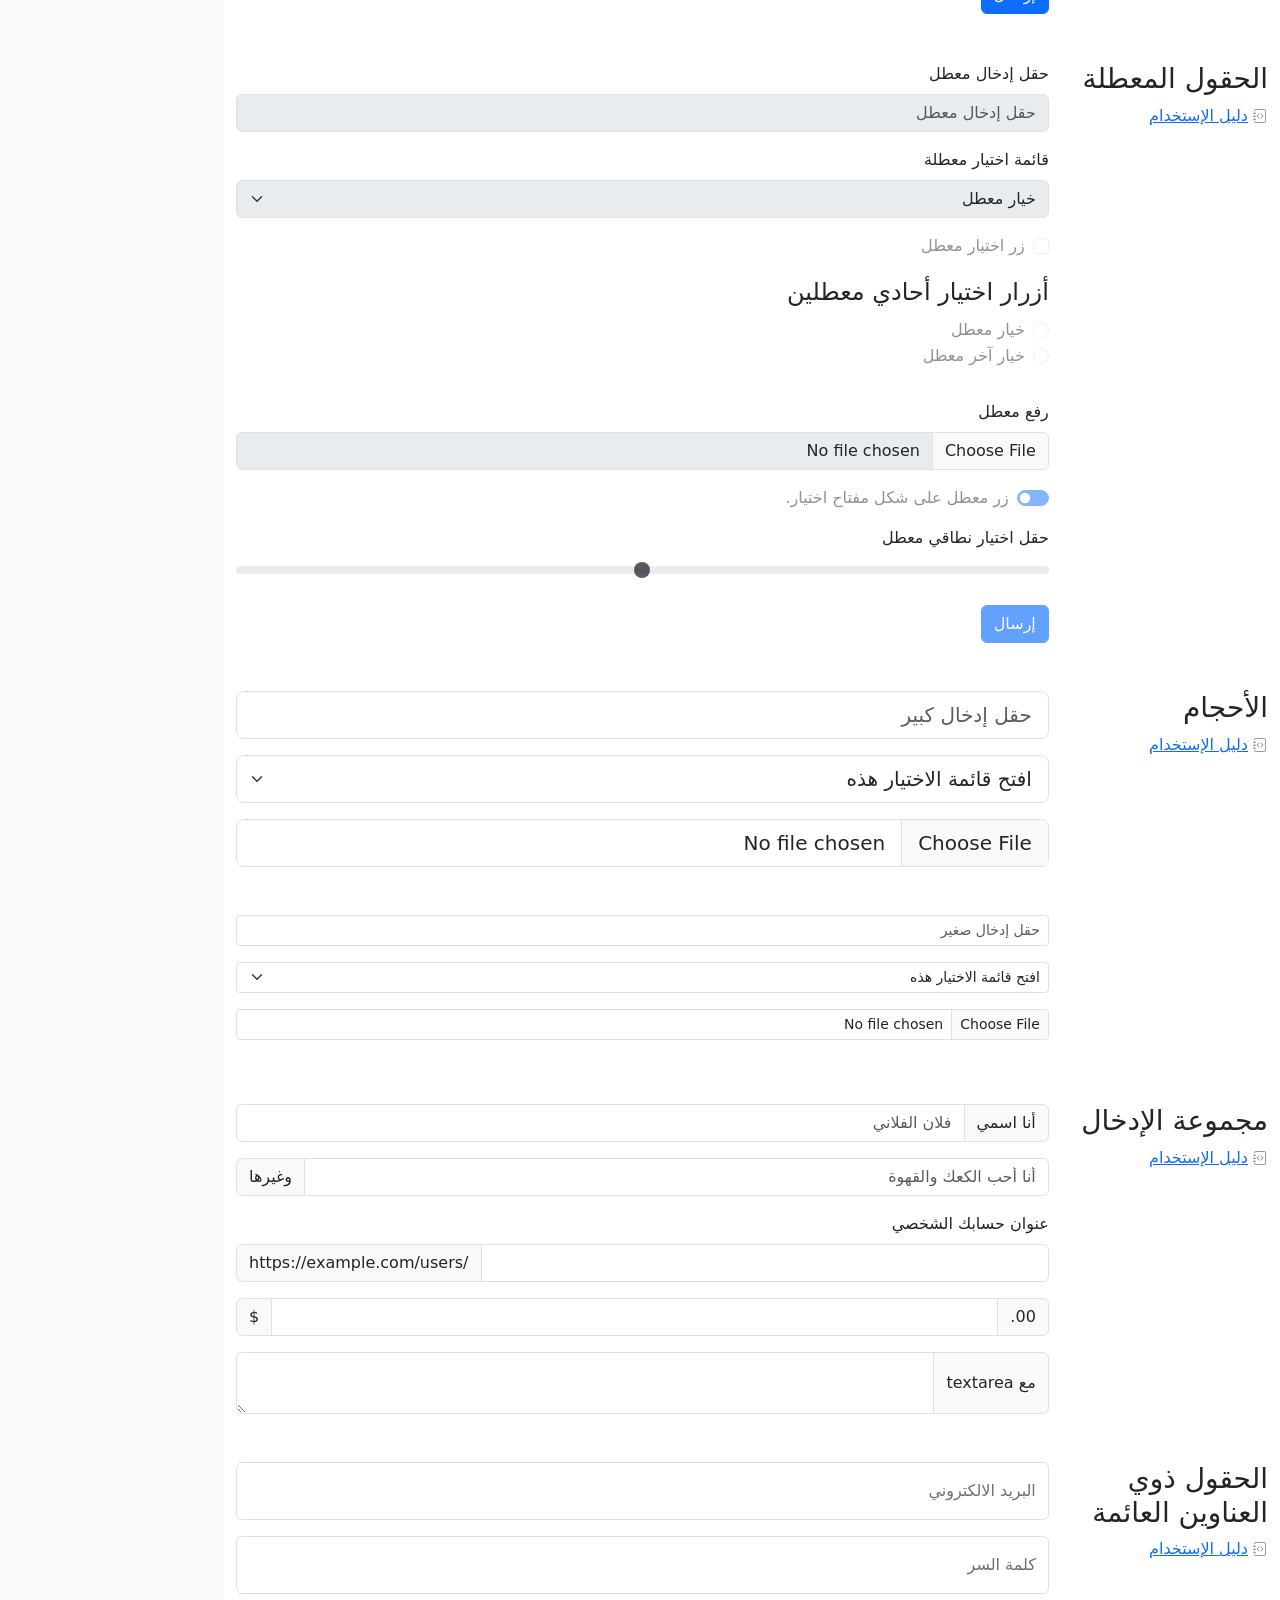
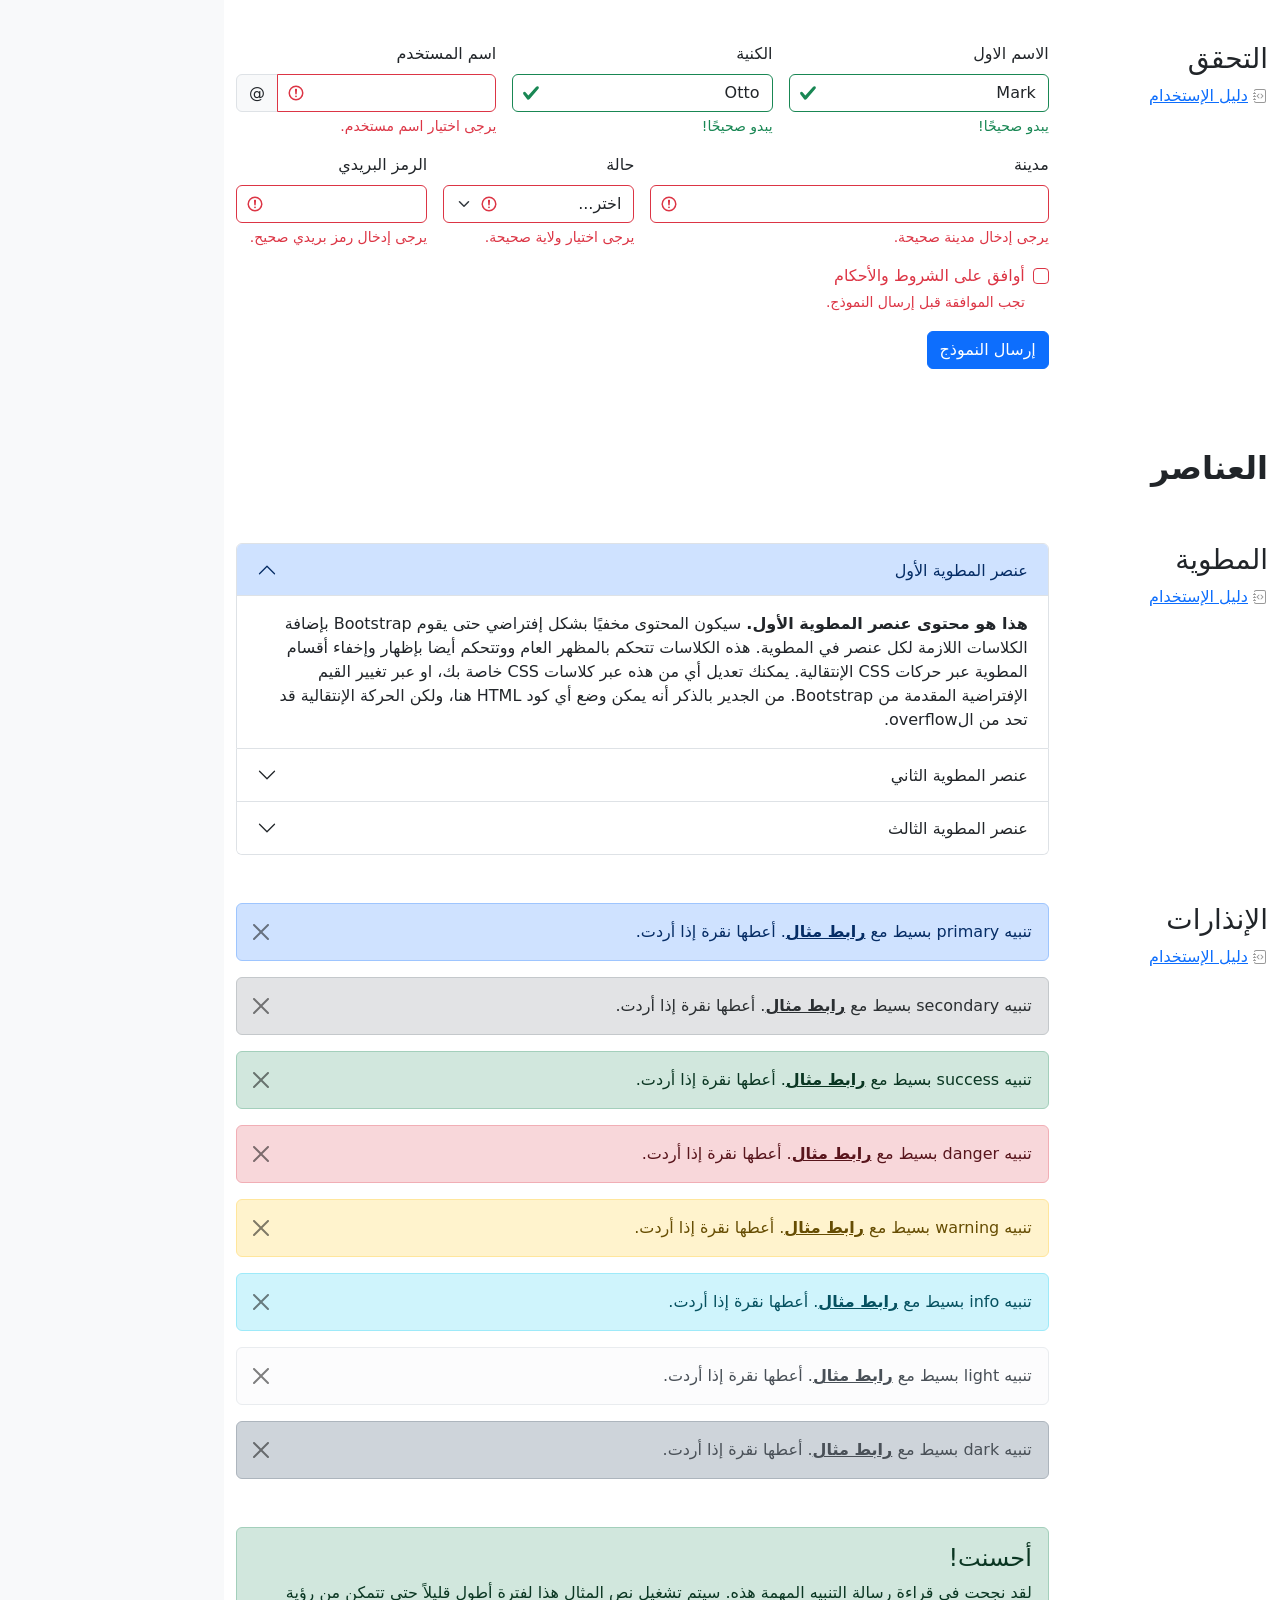
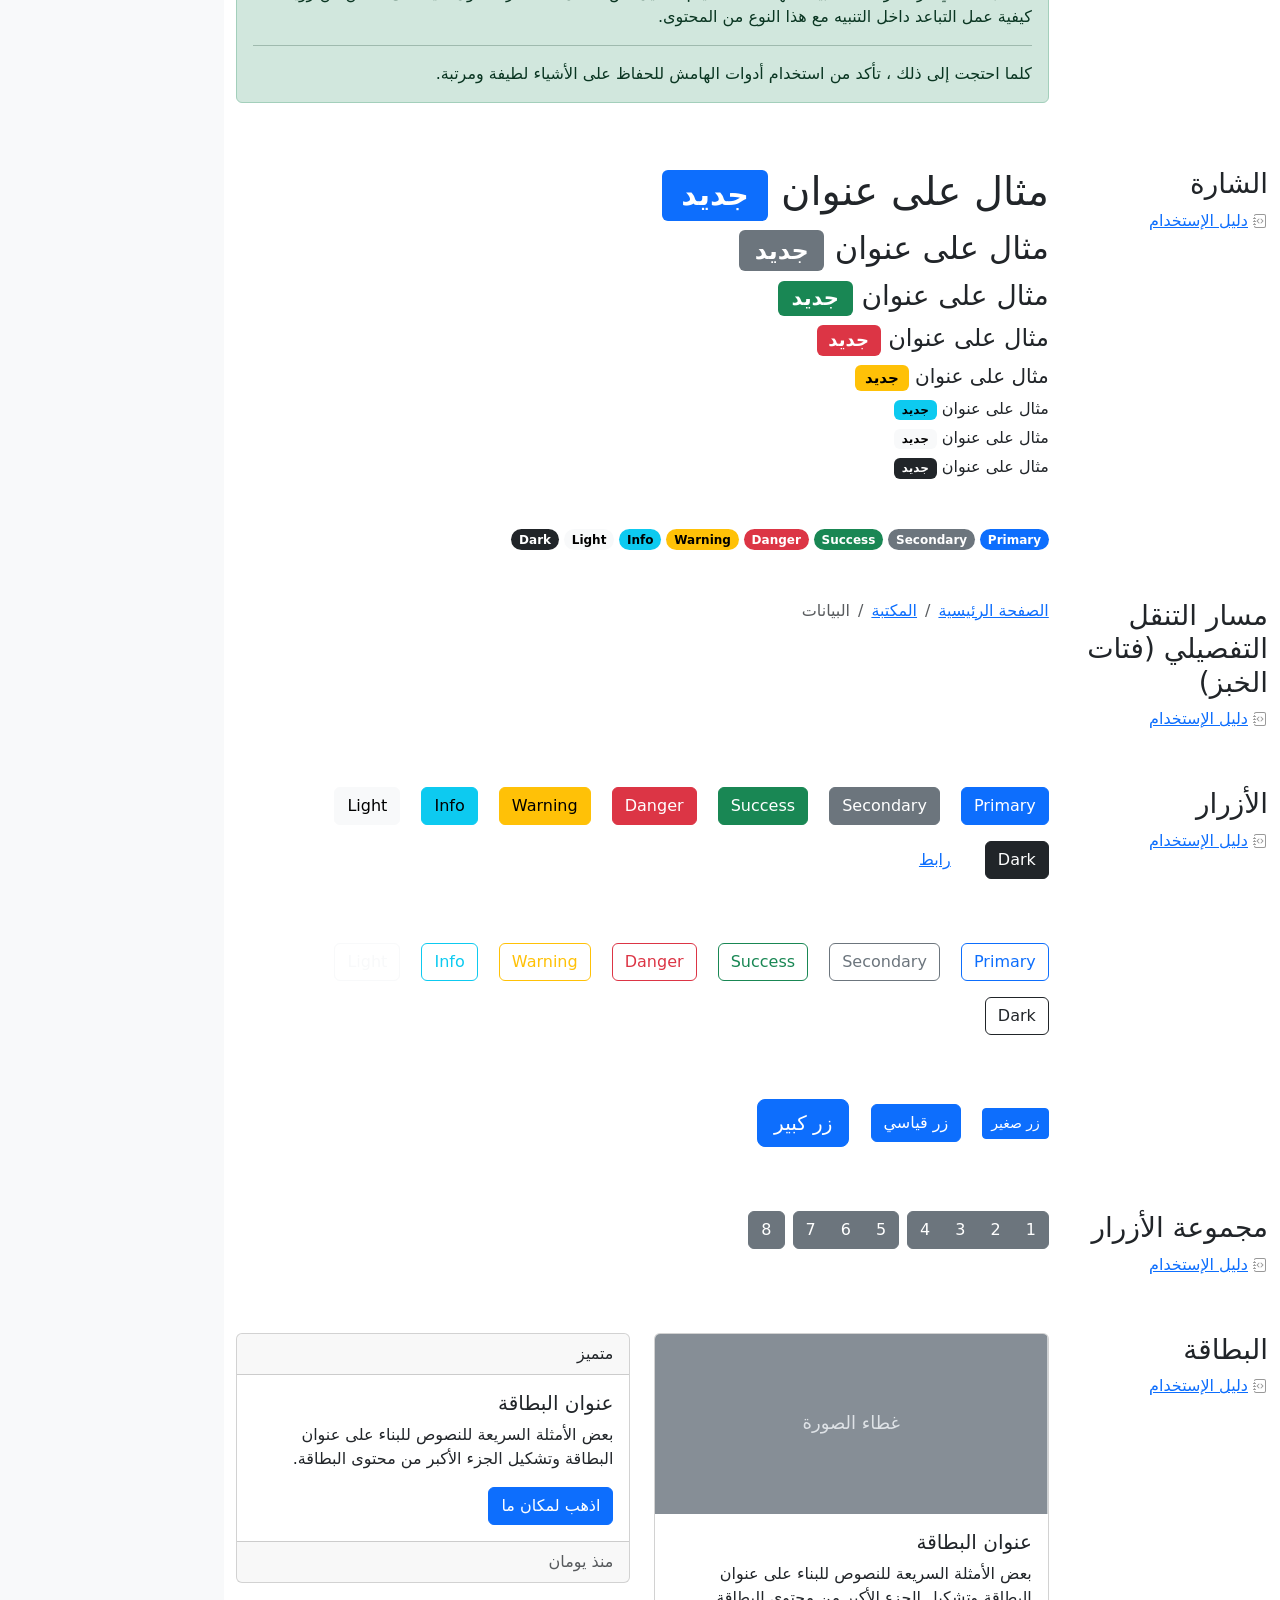
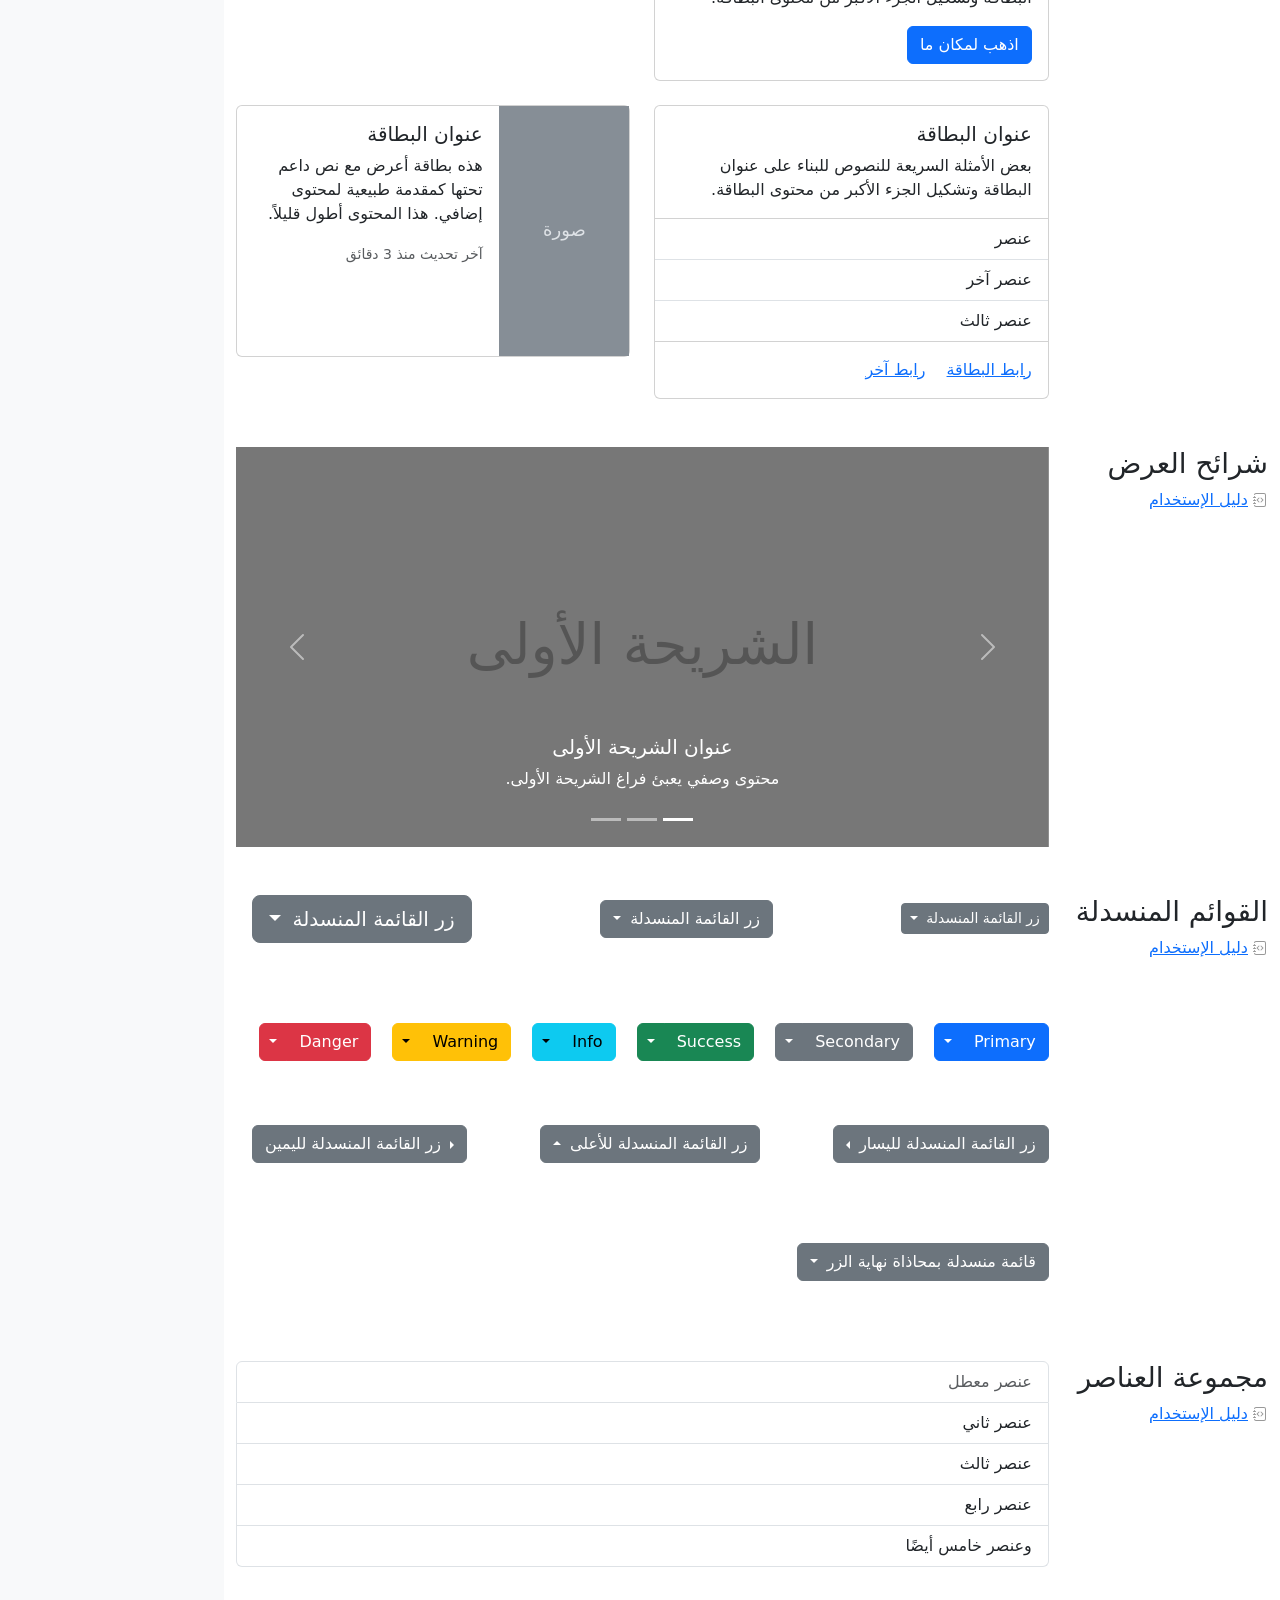
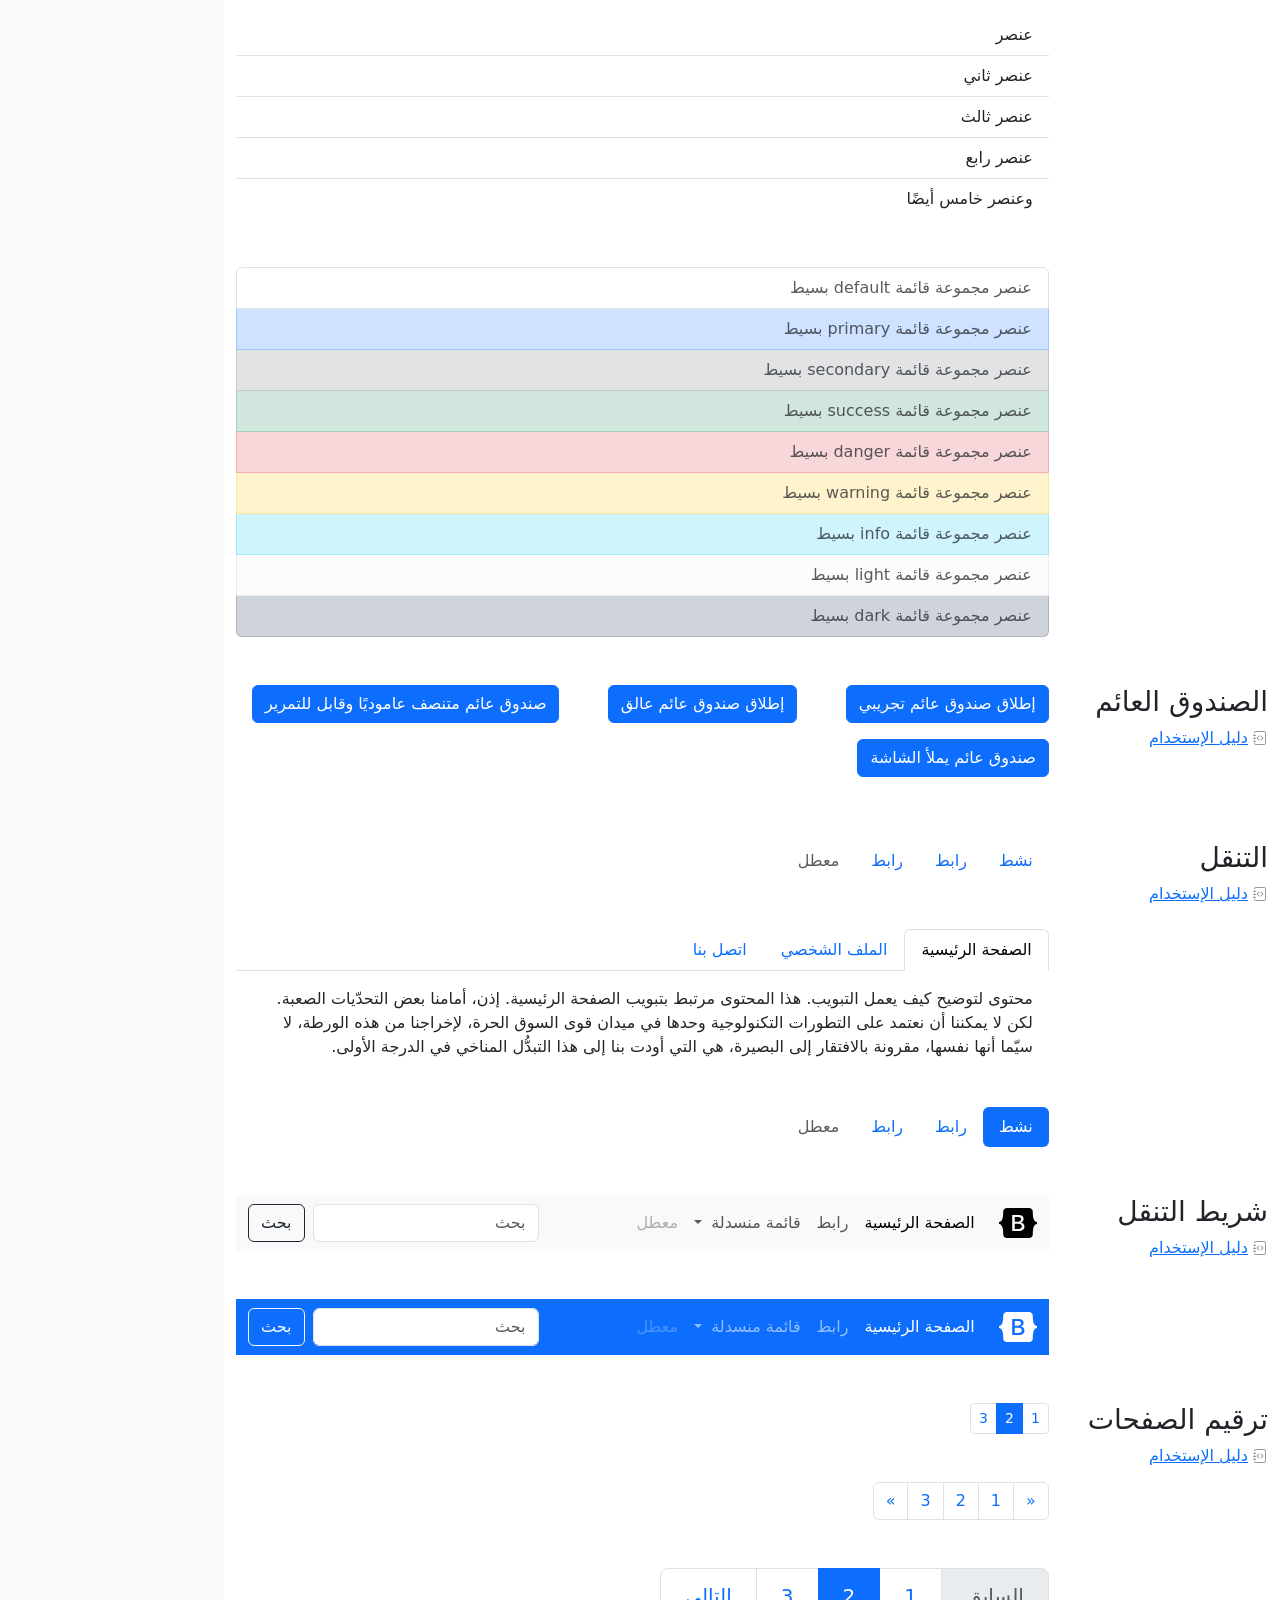
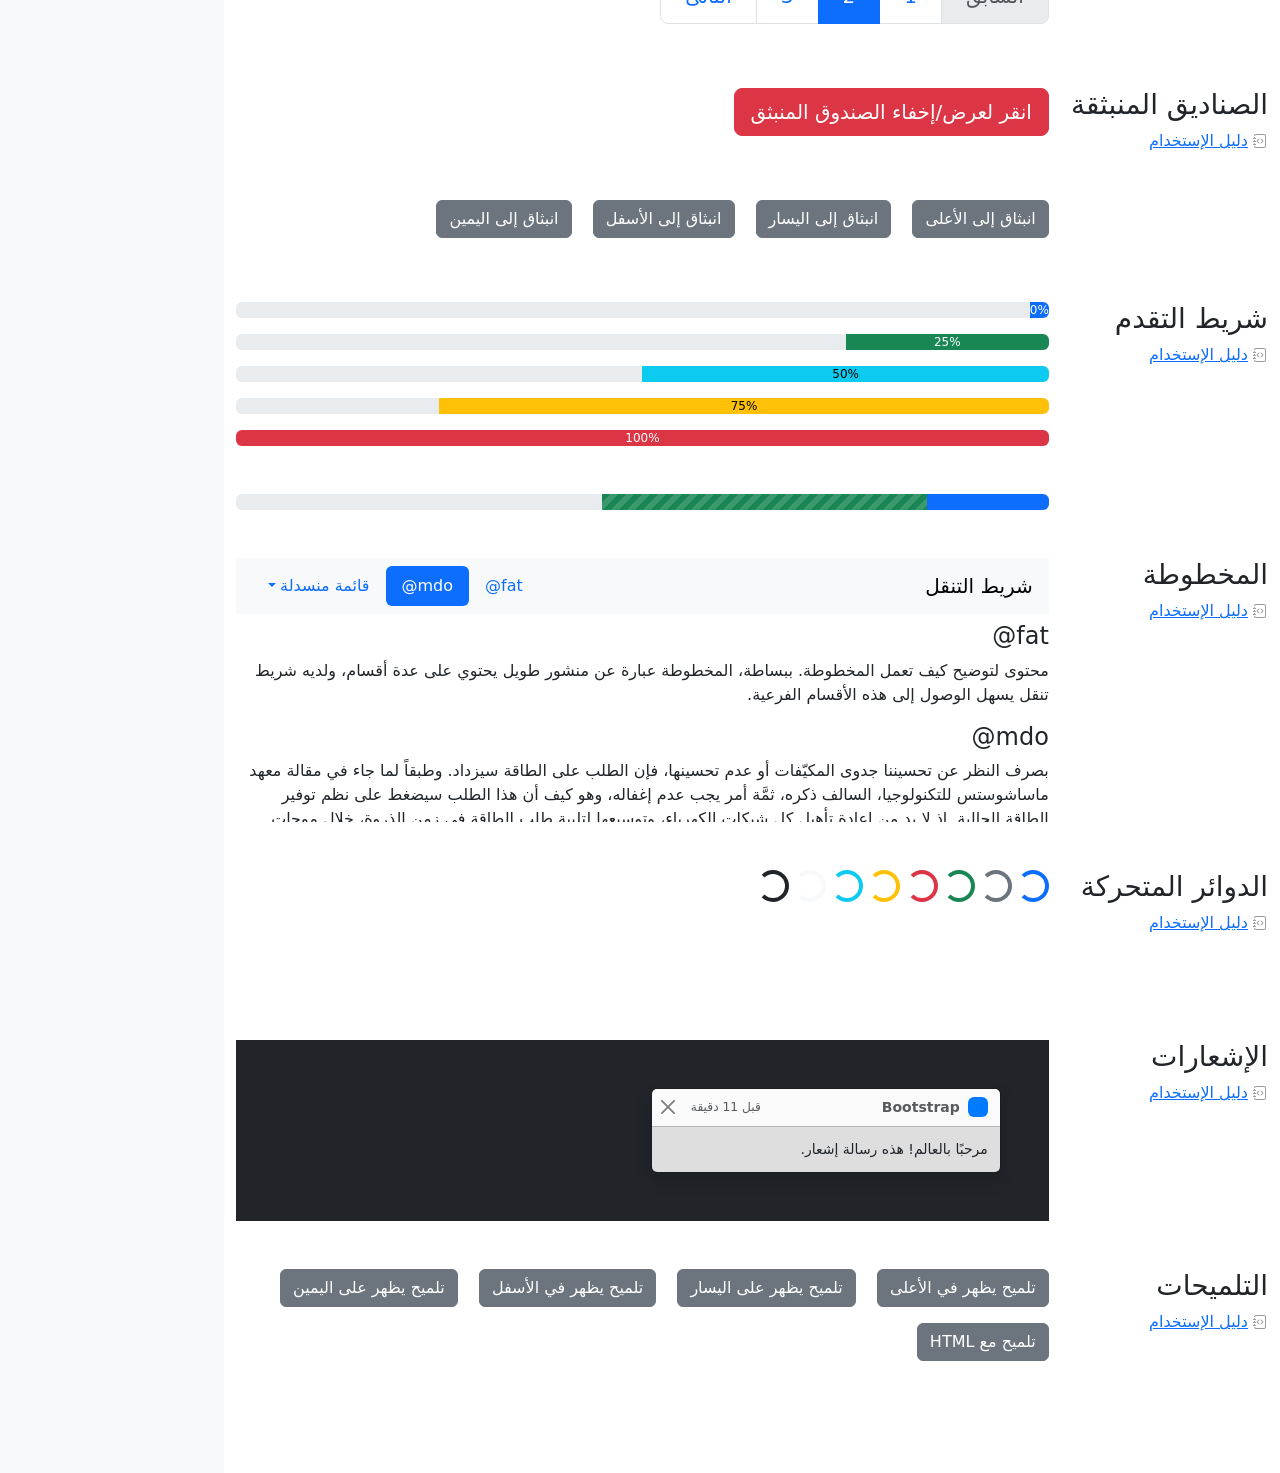
<file: bootstrap/cheatsheet-rtl/index.html>
<!doctype html>
<html lang="ar" dir="rtl" data-bs-theme="auto">
  <head>
    <meta charset="utf-8" />
    <meta name="viewport" content="width=device-width, initial-scale=1" />
    <meta name="description" content="" />
    <meta
      name="author"
      content="Mark Otto, Jacob Thornton, and Bootstrap contributors"
    />
    <meta name="generator" content="Astro v5.13.2" />
    <title>ورقة الغش · Bootstrap v5.3</title>
    <link
      rel="canonical"
      href="https://getbootstrap.com/docs/5.3/examples/cheatsheet-rtl/"
    />
    <script src="../assets/js/color-modes.js"></script>
    <link href="../assets/dist/css/bootstrap.rtl.min.css" rel="stylesheet" />
    <meta name="theme-color" content="#712cf9" />
    <link href="../cheatsheet/cheatsheet.rtl.css" rel="stylesheet" />
    <style>
      .bd-placeholder-img {
        font-size: 1.125rem;
        text-anchor: middle;
        -webkit-user-select: none;
        -moz-user-select: none;
        user-select: none;
      }
      @media (min-width: 768px) {
        .bd-placeholder-img-lg {
          font-size: 3.5rem;
        }
      }
      .b-example-divider {
        width: 100%;
        height: 3rem;
        background-color: #0000001a;
        border: solid rgba(0, 0, 0, 0.15);
        border-width: 1px 0;
        box-shadow:
          inset 0 0.5em 1.5em #0000001a,
          inset 0 0.125em 0.5em #00000026;
      }
      .b-example-vr {
        flex-shrink: 0;
        width: 1.5rem;
        height: 100vh;
      }
      .bi {
        vertical-align: -0.125em;
        fill: currentColor;
      }
      .nav-scroller {
        position: relative;
        z-index: 2;
        height: 2.75rem;
        overflow-y: hidden;
      }
      .nav-scroller .nav {
        display: flex;
        flex-wrap: nowrap;
        padding-bottom: 1rem;
        margin-top: -1px;
        overflow-x: auto;
        text-align: center;
        white-space: nowrap;
        -webkit-overflow-scrolling: touch;
      }
      .btn-bd-primary {
        --bd-violet-bg: #712cf9;
        --bd-violet-rgb: 112.520718, 44.062154, 249.437846;
        --bs-btn-font-weight: 600;
        --bs-btn-color: var(--bs-white);
        --bs-btn-bg: var(--bd-violet-bg);
        --bs-btn-border-color: var(--bd-violet-bg);
        --bs-btn-hover-color: var(--bs-white);
        --bs-btn-hover-bg: #6528e0;
        --bs-btn-hover-border-color: #6528e0;
        --bs-btn-focus-shadow-rgb: var(--bd-violet-rgb);
        --bs-btn-active-color: var(--bs-btn-hover-color);
        --bs-btn-active-bg: #5a23c8;
        --bs-btn-active-border-color: #5a23c8;
      }
      .bd-mode-toggle {
        z-index: 1500;
      }
      .bd-mode-toggle .bi {
        width: 1em;
        height: 1em;
      }
      .bd-mode-toggle .dropdown-menu .active .bi {
        display: block !important;
      }
    </style>
  </head>
  <body class="bg-body-tertiary">
    <svg xmlns="http://www.w3.org/2000/svg" class="d-none">
      <symbol id="check2" viewBox="0 0 16 16">
        <path
          d="M13.854 3.646a.5.5 0 0 1 0 .708l-7 7a.5.5 0 0 1-.708 0l-3.5-3.5a.5.5 0 1 1 .708-.708L6.5 10.293l6.646-6.647a.5.5 0 0 1 .708 0z"
        ></path>
      </symbol>
      <symbol id="circle-half" viewBox="0 0 16 16">
        <path
          d="M8 15A7 7 0 1 0 8 1v14zm0 1A8 8 0 1 1 8 0a8 8 0 0 1 0 16z"
        ></path>
      </symbol>
      <symbol id="moon-stars-fill" viewBox="0 0 16 16">
        <path
          d="M6 .278a.768.768 0 0 1 .08.858 7.208 7.208 0 0 0-.878 3.46c0 4.021 3.278 7.277 7.318 7.277.527 0 1.04-.055 1.533-.16a.787.787 0 0 1 .81.316.733.733 0 0 1-.031.893A8.349 8.349 0 0 1 8.344 16C3.734 16 0 12.286 0 7.71 0 4.266 2.114 1.312 5.124.06A.752.752 0 0 1 6 .278z"
        ></path>
        <path
          d="M10.794 3.148a.217.217 0 0 1 .412 0l.387 1.162c.173.518.579.924 1.097 1.097l1.162.387a.217.217 0 0 1 0 .412l-1.162.387a1.734 1.734 0 0 0-1.097 1.097l-.387 1.162a.217.217 0 0 1-.412 0l-.387-1.162A1.734 1.734 0 0 0 9.31 6.593l-1.162-.387a.217.217 0 0 1 0-.412l1.162-.387a1.734 1.734 0 0 0 1.097-1.097l.387-1.162zM13.863.099a.145.145 0 0 1 .274 0l.258.774c.115.346.386.617.732.732l.774.258a.145.145 0 0 1 0 .274l-.774.258a1.156 1.156 0 0 0-.732.732l-.258.774a.145.145 0 0 1-.274 0l-.258-.774a1.156 1.156 0 0 0-.732-.732l-.774-.258a.145.145 0 0 1 0-.274l.774-.258c.346-.115.617-.386.732-.732L13.863.1z"
        ></path>
      </symbol>
      <symbol id="sun-fill" viewBox="0 0 16 16">
        <path
          d="M8 12a4 4 0 1 0 0-8 4 4 0 0 0 0 8zM8 0a.5.5 0 0 1 .5.5v2a.5.5 0 0 1-1 0v-2A.5.5 0 0 1 8 0zm0 13a.5.5 0 0 1 .5.5v2a.5.5 0 0 1-1 0v-2A.5.5 0 0 1 8 13zm8-5a.5.5 0 0 1-.5.5h-2a.5.5 0 0 1 0-1h2a.5.5 0 0 1 .5.5zM3 8a.5.5 0 0 1-.5.5h-2a.5.5 0 0 1 0-1h2A.5.5 0 0 1 3 8zm10.657-5.657a.5.5 0 0 1 0 .707l-1.414 1.415a.5.5 0 1 1-.707-.708l1.414-1.414a.5.5 0 0 1 .707 0zm-9.193 9.193a.5.5 0 0 1 0 .707L3.05 13.657a.5.5 0 0 1-.707-.707l1.414-1.414a.5.5 0 0 1 .707 0zm9.193 2.121a.5.5 0 0 1-.707 0l-1.414-1.414a.5.5 0 0 1 .707-.707l1.414 1.414a.5.5 0 0 1 0 .707zM4.464 4.465a.5.5 0 0 1-.707 0L2.343 3.05a.5.5 0 1 1 .707-.707l1.414 1.414a.5.5 0 0 1 0 .708z"
        ></path>
      </symbol>
    </svg>
    <div
      class="dropdown position-fixed bottom-0 end-0 mb-3 me-3 bd-mode-toggle"
    >
      <button
        class="btn btn-bd-primary py-2 dropdown-toggle d-flex align-items-center"
        id="bd-theme"
        type="button"
        aria-expanded="false"
        data-bs-toggle="dropdown"
        aria-label="Toggle theme (auto)"
      >
        <svg class="bi my-1 theme-icon-active" aria-hidden="true">
          <use href="#circle-half"></use>
        </svg>
        <span class="visually-hidden" id="bd-theme-text">Toggle theme</span>
      </button>
      <ul
        class="dropdown-menu dropdown-menu-end shadow"
        aria-labelledby="bd-theme-text"
      >
        <li>
          <button
            type="button"
            class="dropdown-item d-flex align-items-center"
            data-bs-theme-value="light"
            aria-pressed="false"
          >
            <svg class="bi me-2 opacity-50" aria-hidden="true">
              <use href="#sun-fill"></use>
            </svg>
            Light
            <svg class="bi ms-auto d-none" aria-hidden="true">
              <use href="#check2"></use>
            </svg>
          </button>
        </li>
        <li>
          <button
            type="button"
            class="dropdown-item d-flex align-items-center"
            data-bs-theme-value="dark"
            aria-pressed="false"
          >
            <svg class="bi me-2 opacity-50" aria-hidden="true">
              <use href="#moon-stars-fill"></use>
            </svg>
            Dark
            <svg class="bi ms-auto d-none" aria-hidden="true">
              <use href="#check2"></use>
            </svg>
          </button>
        </li>
        <li>
          <button
            type="button"
            class="dropdown-item d-flex align-items-center active"
            data-bs-theme-value="auto"
            aria-pressed="true"
          >
            <svg class="bi me-2 opacity-50" aria-hidden="true">
              <use href="#circle-half"></use>
            </svg>
            Auto
            <svg class="bi ms-auto d-none" aria-hidden="true">
              <use href="#check2"></use>
            </svg>
          </button>
        </li>
      </ul>
    </div>
    <header
      class="bd-header bg-dark py-3 d-flex align-items-stretch border-bottom border-dark"
    >
      <div class="container-fluid d-flex align-items-center">
        <h1 class="d-flex align-items-center fs-4 text-white mb-0">
          <img
            src="../assets/brand/bootstrap-logo-white.svg"
            width="38"
            height="30"
            class="me-3"
            alt="Bootstrap"
          />
          ورقة الغش
        </h1>
        <a
          href="../examples/cheatsheet/"
          class="ms-auto link-light"
          hreflang="en"
          >جدول بيانات LTR</a
        >
      </div>
    </header>
    <aside
      class="bd-aside sticky-xl-top text-body-secondary align-self-start mb-3 mb-xl-5 px-2"
    >
      <h2 class="h6 pt-4 pb-3 mb-4 border-bottom">على هذه الصفحة</h2>
      <nav class="small" id="toc">
        <ul class="list-unstyled">
          <li class="my-2">
            <button
              type="button"
              class="btn d-inline-flex align-items-center collapsed border-0"
              data-bs-toggle="collapse"
              aria-expanded="false"
              data-bs-target="#contents-collapse"
              aria-controls="contents-collapse"
            >
              المحتوى
            </button>
            <ul class="list-unstyled ps-3 collapse" id="contents-collapse">
              <li>
                <a
                  class="d-inline-flex align-items-center rounded text-decoration-none"
                  href="#typography"
                  >النصوص</a
                >
              </li>
              <li>
                <a
                  class="d-inline-flex align-items-center rounded text-decoration-none"
                  href="#images"
                  >الصور</a
                >
              </li>
              <li>
                <a
                  class="d-inline-flex align-items-center rounded text-decoration-none"
                  href="#tables"
                  >الجداول</a
                >
              </li>
              <li>
                <a
                  class="d-inline-flex align-items-center rounded text-decoration-none"
                  href="#figures"
                  >النماذج البيانية</a
                >
              </li>
            </ul>
          </li>
          <li class="my-2">
            <button
              type="button"
              class="btn d-inline-flex align-items-center collapsed border-0"
              data-bs-toggle="collapse"
              aria-expanded="false"
              data-bs-target="#forms-collapse"
              aria-controls="forms-collapse"
            >
              النماذج
            </button>
            <ul class="list-unstyled ps-3 collapse" id="forms-collapse">
              <li>
                <a
                  class="d-inline-flex align-items-center rounded text-decoration-none"
                  href="#overview"
                  >نظرة عامة</a
                >
              </li>
              <li>
                <a
                  class="d-inline-flex align-items-center rounded text-decoration-none"
                  href="#disabled-forms"
                  >الحقول المعطلة</a
                >
              </li>
              <li>
                <a
                  class="d-inline-flex align-items-center rounded text-decoration-none"
                  href="#sizing"
                  >الأحجام</a
                >
              </li>
              <li>
                <a
                  class="d-inline-flex align-items-center rounded text-decoration-none"
                  href="#input-group"
                  >مجموعة الإدخال</a
                >
              </li>
              <li>
                <a
                  class="d-inline-flex align-items-center rounded text-decoration-none"
                  href="#floating-labels"
                  >الحقول ذوي العناوين العائمة</a
                >
              </li>
              <li>
                <a
                  class="d-inline-flex align-items-center rounded text-decoration-none"
                  href="#validation"
                  >التحقق</a
                >
              </li>
            </ul>
          </li>
          <li class="my-2">
            <button
              type="button"
              class="btn d-inline-flex align-items-center collapsed border-0"
              data-bs-toggle="collapse"
              aria-expanded="false"
              data-bs-target="#components-collapse"
              aria-controls="components-collapse"
            >
              مكونات
            </button>
            <ul class="list-unstyled ps-3 collapse" id="components-collapse">
              <li>
                <a
                  class="d-inline-flex align-items-center rounded text-decoration-none"
                  href="#accordion"
                  >المطوية</a
                >
              </li>
              <li>
                <a
                  class="d-inline-flex align-items-center rounded text-decoration-none"
                  href="#alerts"
                  >الإنذارات</a
                >
              </li>
              <li>
                <a
                  class="d-inline-flex align-items-center rounded text-decoration-none"
                  href="#badge"
                  >الشارة</a
                >
              </li>
              <li>
                <a
                  class="d-inline-flex align-items-center rounded text-decoration-none"
                  href="#breadcrumb"
                  >مسار التنقل التفصيلي</a
                >
              </li>
              <li>
                <a
                  class="d-inline-flex align-items-center rounded text-decoration-none"
                  href="#buttons"
                  >الأزرار</a
                >
              </li>
              <li>
                <a
                  class="d-inline-flex align-items-center rounded text-decoration-none"
                  href="#button-group"
                  >مجموعة الأزرار</a
                >
              </li>
              <li>
                <a
                  class="d-inline-flex align-items-center rounded text-decoration-none"
                  href="#card"
                  >البطاقة</a
                >
              </li>
              <li>
                <a
                  class="d-inline-flex align-items-center rounded text-decoration-none"
                  href="#carousel"
                  >شرائح العرض</a
                >
              </li>
              <li>
                <a
                  class="d-inline-flex align-items-center rounded text-decoration-none"
                  href="#dropdowns"
                  >القوائم المنسدلة</a
                >
              </li>
              <li>
                <a
                  class="d-inline-flex align-items-center rounded text-decoration-none"
                  href="#list-group"
                  >مجموعة العناصر</a
                >
              </li>
              <li>
                <a
                  class="d-inline-flex align-items-center rounded text-decoration-none"
                  href="#modal"
                  >الصندوق العائم</a
                >
              </li>
              <li>
                <a
                  class="d-inline-flex align-items-center rounded text-decoration-none"
                  href="#navs"
                  >التنقل</a
                >
              </li>
              <li>
                <a
                  class="d-inline-flex align-items-center rounded text-decoration-none"
                  href="#navbar"
                  >شريط التنقل</a
                >
              </li>
              <li>
                <a
                  class="d-inline-flex align-items-center rounded text-decoration-none"
                  href="#pagination"
                  >ترقيم الصفحات</a
                >
              </li>
              <li>
                <a
                  class="d-inline-flex align-items-center rounded text-decoration-none"
                  href="#popovers"
                  >الصناديق المنبثقة</a
                >
              </li>
              <li>
                <a
                  class="d-inline-flex align-items-center rounded text-decoration-none"
                  href="#progress"
                  >شريط التقدم</a
                >
              </li>
              <li>
                <a
                  class="d-inline-flex align-items-center rounded text-decoration-none"
                  href="#scrollspy"
                  >المخطوطة</a
                >
              </li>
              <li>
                <a
                  class="d-inline-flex align-items-center rounded text-decoration-none"
                  href="#spinners"
                  >الدوائر المتحركة</a
                >
              </li>
              <li>
                <a
                  class="d-inline-flex align-items-center rounded text-decoration-none"
                  href="#toasts"
                  >الإشعارات</a
                >
              </li>
              <li>
                <a
                  class="d-inline-flex align-items-center rounded text-decoration-none"
                  href="#tooltips"
                  >التلميحات</a
                >
              </li>
            </ul>
          </li>
        </ul>
      </nav>
    </aside>
    <main class="bd-cheatsheet container-fluid bg-body">
      <section id="content">
        <h2 class="sticky-xl-top fw-bold pt-3 pt-xl-5 pb-2 pb-xl-3">المحتوى</h2>
        <article class="my-3" id="typography">
          <div
            class="bd-heading sticky-xl-top align-self-start mt-5 mb-3 mt-xl-0 mb-xl-2"
          >
            <h3>النصوص</h3>
            <a
              class="d-flex align-items-center"
              hreflang="en"
              href="../content/typography"
              >دليل الإستخدام</a
            >
          </div>
          <div>
            <div class="bd-example-snippet bd-code-snippet">
              <div class="bd-example m-0 border-0">
                <p class="display-1">العرض 1</p>
                <p class="display-2">العرض 2</p>
                <p class="display-3">العرض 3</p>
                <p class="display-4">العرض 4</p>
                <p class="display-5">العرض 5</p>
                <p class="display-6">العرض 6</p>
              </div>
            </div>
            <div class="bd-example-snippet bd-code-snippet">
              <div class="bd-example m-0 border-0">
                <p class="h1">عنوان 1</p>
                <p class="h2">عنوان 2</p>
                <p class="h3">عنوان 3</p>
                <p class="h4">عنوان 4</p>
                <p class="h5">عنوان 5</p>
                <p class="h6">عنوان 6</p>
              </div>
            </div>
            <div class="bd-example-snippet bd-code-snippet">
              <div class="bd-example m-0 border-0">
                <p class="lead">
                  هذه قطعة إملائية متميزة، فهي مصممة لتكون بارزة من بين القطع
                  الإملائية الأخرى.
                </p>
              </div>
            </div>
            <div class="bd-example-snippet bd-code-snippet">
              <div class="bd-example m-0 border-0">
                <p>يمكنك استخدام تصنيف mark <mark>لتحديد</mark> نص.</p>
                <p>
                  <del>من المفترض أن يتم التعامل مع هذا السطر كنص محذوف.</del>
                </p>
                <p>
                  <s
                    >من المفترض أن يتم التعامل مع هذا السطر على أنه لم يعد
                    دقيقًا.</s
                  >
                </p>
                <p>
                  <ins
                    >من المفترض أن يتم التعامل مع هذا السطر كإضافة إلى
                    المستند.</ins
                  >
                </p>
                <p><u>سيتم عرض النص في هذا السطر كما وتحته خط.</u></p>
                <p>
                  <small
                    >من المفترض أن يتم التعامل مع هذا السطر على أنه يحوي تفاصيل
                    صغيرة.</small
                  >
                </p>
                <p><strong>هذا السطر يحوي نص عريض.</strong></p>
                <p><em>هذا السطر يحوي نص مائل.</em></p>
              </div>
            </div>
            <div class="bd-example-snippet bd-code-snippet">
              <div class="bd-example m-0 border-0">
                <hr />
              </div>
            </div>
            <div class="bd-example-snippet bd-code-snippet">
              <div class="bd-example m-0 border-0">
                <blockquote class="blockquote">
                  <p>إقتباس مبهر، موضوع في عنصر blockquote</p>
                  <footer class="blockquote-footer">
                    شخص مشهور في
                    <cite title="عنوان المصدر"> عنوان المصدر </cite>
                  </footer>
                </blockquote>
              </div>
            </div>
            <div class="bd-example-snippet bd-code-snippet">
              <div class="bd-example m-0 border-0">
                <ul class="list-unstyled">
                  <li>هذه قائمة عناصر.</li>
                  <li>بالرغم من أنها مصممة كي لا تظهر كذلك.</li>
                  <li>إلا أنها مجهزة كـ قائمة خلف الكواليس</li>
                  <li>هذا التصميم ينطبق فقد على القائمة الرئيسية</li>
                  <li>
                    القوائم الفرعية
                    <ul>
                      <li>لا تتأثر بهذا التصميم</li>
                      <li>فهي تظهر عليها علامات الترقيم</li>
                      <li>وتحتوي على مساحة فارغة بجوارها</li>
                    </ul>
                  </li>
                  <li>قد يكون هذا التصميم مفيدًا في بعض الأحيان.</li>
                </ul>
              </div>
            </div>
            <div class="bd-example-snippet bd-code-snippet">
              <div class="bd-example m-0 border-0">
                <ul class="list-inline">
                  <li class="list-inline-item">هذا عنصر في قائمة.</li>
                  <li class="list-inline-item">وهذا أيضًا.</li>
                  <li class="list-inline-item">لكنهم يظهرون متجاورين.</li>
                </ul>
              </div>
            </div>
          </div>
        </article>
        <article class="my-3" id="images">
          <div
            class="bd-heading sticky-xl-top align-self-start mt-5 mb-3 mt-xl-0 mb-xl-2"
          >
            <h3>الصور</h3>
            <a
              class="d-flex align-items-center"
              hreflang="en"
              href="../content/images"
              >دليل الإستخدام</a
            >
          </div>
          <div>
            <div class="bd-example-snippet bd-code-snippet">
              <div class="bd-example m-0 border-0">
                <svg
                  aria-label="Placeholder: صورة مستجيبة"
                  class="bd-placeholder-img bd-placeholder-img-lg img-fluid"
                  height="250"
                  preserveAspectRatio="xMidYMid slice"
                  role="img"
                  width="100%"
                  xmlns="http://www.w3.org/2000/svg"
                >
                  <title>Placeholder</title>
                  <rect width="100%" height="100%" fill="#868e96" />
                  <text x="50%" y="50%" fill="#dee2e6" dy=".3em">
                    صورة مستجيبة
                  </text>
                </svg>
              </div>
            </div>
            <div class="bd-example-snippet bd-code-snippet">
              <div class="bd-example m-0 border-0">
                <svg
                  aria-label="صورة عنصر نائب مربع عام مع حدود بيضاء حولها ، مما يجعلها تشبه صورة تم التقاطها بكاميرا فورية قديمة: 200x200"
                  class="bd-placeholder-img img-thumbnail"
                  height="200"
                  preserveAspectRatio="xMidYMid slice"
                  role="img"
                  width="200"
                  xmlns="http://www.w3.org/2000/svg"
                >
                  <title>
                    صورة عنصر نائب مربع عام مع حدود بيضاء حولها ، مما يجعلها
                    تشبه صورة تم التقاطها بكاميرا فورية قديمة
                  </title>
                  <rect width="100%" height="100%" fill="#868e96" />
                  <text x="50%" y="50%" fill="#dee2e6" dy=".3em">200x200</text>
                </svg>
              </div>
            </div>
          </div>
        </article>
        <article class="my-3" id="tables">
          <div
            class="bd-heading sticky-xl-top align-self-start mt-5 mb-3 mt-xl-0 mb-xl-2"
          >
            <h3>الجداول</h3>
            <a
              class="d-flex align-items-center"
              hreflang="en"
              href="../content/tables"
              >دليل الإستخدام</a
            >
          </div>
          <div>
            <div class="bd-example-snippet bd-code-snippet">
              <div class="bd-example m-0 border-0">
                <table class="table table-striped">
                  <thead>
                    <tr>
                      <th scope="col">#</th>
                      <th scope="col">الاسم الاول</th>
                      <th scope="col">الكنية</th>
                      <th scope="col">الاسم المستعار</th>
                    </tr>
                  </thead>
                  <tbody>
                    <tr>
                      <th scope="row">1</th>
                      <td>Mark</td>
                      <td>Otto</td>
                      <td><bdo lang="en" dir="ltr">@mdo</bdo></td>
                    </tr>
                    <tr>
                      <th scope="row">2</th>
                      <td>Jacob</td>
                      <td>Thornton</td>
                      <td><bdo lang="en" dir="ltr">@fat</bdo></td>
                    </tr>
                    <tr>
                      <th scope="row">3</th>
                      <td>John</td>
                      <td>Doe</td>
                      <td><bdo lang="en" dir="ltr">@social</bdo></td>
                    </tr>
                  </tbody>
                </table>
              </div>
            </div>
            <div class="bd-example-snippet bd-code-snippet">
              <div class="bd-example m-0 border-0">
                <table class="table table-dark table-borderless">
                  <thead>
                    <tr>
                      <th scope="col">#</th>
                      <th scope="col">الاسم الاول</th>
                      <th scope="col">الكنية</th>
                      <th scope="col">الاسم المستعار</th>
                    </tr>
                  </thead>
                  <tbody>
                    <tr>
                      <th scope="row">1</th>
                      <td>Mark</td>
                      <td>Otto</td>
                      <td><bdo lang="en" dir="ltr">@mdo</bdo></td>
                    </tr>
                    <tr>
                      <th scope="row">2</th>
                      <td>Jacob</td>
                      <td>Thornton</td>
                      <td><bdo lang="en" dir="ltr">@fat</bdo></td>
                    </tr>
                    <tr>
                      <th scope="row">3</th>
                      <td>John</td>
                      <td>Doe</td>
                      <td><bdo lang="en" dir="ltr">@social</bdo></td>
                    </tr>
                  </tbody>
                </table>
              </div>
            </div>
            <div class="bd-example-snippet bd-code-snippet">
              <div class="bd-example m-0 border-0">
                <table class="table table-hover">
                  <thead>
                    <tr>
                      <th scope="col">Class</th>
                      <th scope="col">عنوان</th>
                      <th scope="col">عنوان</th>
                    </tr>
                  </thead>
                  <tbody>
                    <tr>
                      <th scope="row">Default</th>
                      <td>خلية</td>
                      <td>خلية</td>
                    </tr>
                    <tr class="table-primary">
                      <th scope="row">Primary</th>
                      <td>خلية</td>
                      <td>خلية</td>
                    </tr>
                    <tr class="table-secondary">
                      <th scope="row">Secondary</th>
                      <td>خلية</td>
                      <td>خلية</td>
                    </tr>
                    <tr class="table-success">
                      <th scope="row">Success</th>
                      <td>خلية</td>
                      <td>خلية</td>
                    </tr>
                    <tr class="table-danger">
                      <th scope="row">Danger</th>
                      <td>خلية</td>
                      <td>خلية</td>
                    </tr>
                    <tr class="table-warning">
                      <th scope="row">Warning</th>
                      <td>خلية</td>
                      <td>خلية</td>
                    </tr>
                    <tr class="table-info">
                      <th scope="row">Info</th>
                      <td>خلية</td>
                      <td>خلية</td>
                    </tr>
                    <tr class="table-light">
                      <th scope="row">Light</th>
                      <td>خلية</td>
                      <td>خلية</td>
                    </tr>
                    <tr class="table-dark">
                      <th scope="row">Dark</th>
                      <td>خلية</td>
                      <td>خلية</td>
                    </tr>
                  </tbody>
                </table>
              </div>
            </div>
            <div class="bd-example-snippet bd-code-snippet">
              <div class="bd-example m-0 border-0">
                <table class="table table-sm table-bordered">
                  <thead>
                    <tr>
                      <th scope="col">#</th>
                      <th scope="col">الاسم الاول</th>
                      <th scope="col">الكنية</th>
                      <th scope="col">الاسم المستعار</th>
                    </tr>
                  </thead>
                  <tbody>
                    <tr>
                      <th scope="row">1</th>
                      <td>Mark</td>
                      <td>Otto</td>
                      <td><bdo lang="en" dir="ltr">@mdo</bdo></td>
                    </tr>
                    <tr>
                      <th scope="row">2</th>
                      <td>Jacob</td>
                      <td>Thornton</td>
                      <td><bdo lang="en" dir="ltr">@fat</bdo></td>
                    </tr>
                    <tr>
                      <th scope="row">3</th>
                      <td>John</td>
                      <td>Doe</td>
                      <td><bdo lang="en" dir="ltr">@social</bdo></td>
                    </tr>
                  </tbody>
                </table>
              </div>
            </div>
          </div>
        </article>
        <article class="my-3" id="figures">
          <div
            class="bd-heading sticky-xl-top align-self-start mt-5 mb-3 mt-xl-0 mb-xl-2"
          >
            <h3>النماذج البيانية</h3>
            <a
              class="d-flex align-items-center"
              hreflang="en"
              href="../content/figures"
              >دليل الإستخدام</a
            >
          </div>
          <div>
            <div class="bd-example-snippet bd-code-snippet">
              <div class="bd-example m-0 border-0">
                <figure class="figure">
                  <svg
                    aria-label="Placeholder: 400x300"
                    class="bd-placeholder-img figure-img img-fluid rounded"
                    height="300"
                    preserveAspectRatio="xMidYMid slice"
                    role="img"
                    width="400"
                    xmlns="http://www.w3.org/2000/svg"
                  >
                    <title>Placeholder</title>
                    <rect width="100%" height="100%" fill="#868e96" />
                    <text x="50%" y="50%" fill="#dee2e6" dy=".3em">
                      400x300
                    </text>
                  </svg>
                  <figcaption class="figure-caption">
                    شرح للصورة أعلاه.
                  </figcaption>
                </figure>
              </div>
            </div>
          </div>
        </article>
      </section>
      <section id="forms">
        <h2 class="sticky-xl-top fw-bold pt-3 pt-xl-5 pb-2 pb-xl-3">النماذج</h2>
        <article class="my-3" id="overview">
          <div
            class="bd-heading sticky-xl-top align-self-start mt-5 mb-3 mt-xl-0 mb-xl-2"
          >
            <h3>نظرة عامة</h3>
            <a
              class="d-flex align-items-center"
              hreflang="en"
              href="../forms/overview/"
              >دليل الإستخدام</a
            >
          </div>
          <div>
            <div class="bd-example-snippet bd-code-snippet">
              <div class="bd-example m-0 border-0">
                <form>
                  <div class="mb-3">
                    <label for="exampleInputEmail1" class="form-label"
                      >البريد الإلكتروني</label
                    >
                    <input
                      type="email"
                      class="form-control"
                      id="exampleInputEmail1"
                      aria-describedby="emailHelp"
                    />
                    <div id="emailHelp" class="form-text">
                      لن نقوم بمشاركة بريدك الإلكتروني مع أي شخص آخر.
                    </div>
                  </div>
                  <div class="mb-3">
                    <label for="exampleInputPassword1" class="form-label"
                      >كلمة السر</label
                    >
                    <input
                      type="password"
                      class="form-control"
                      id="exampleInputPassword1"
                    />
                  </div>
                  <div class="mb-3">
                    <label for="exampleSelect" class="form-label"
                      >قائمة اختيار</label
                    >
                    <select class="form-select" id="exampleSelect">
                      <option selected>افتح قائمة الاختيار هذه</option>
                      <option value="1">واحد</option>
                      <option value="2">اثنان</option>
                      <option value="3">ثلاثة</option>
                    </select>
                  </div>
                  <div class="mb-3 form-check">
                    <input
                      type="checkbox"
                      class="form-check-input"
                      id="exampleCheck1"
                    />
                    <label class="form-check-label" for="exampleCheck1"
                      >اخترني</label
                    >
                  </div>
                  <fieldset class="mb-3">
                    <legend>أزرار الاختيار الأحادي</legend>
                    <div class="form-check">
                      <input
                        type="radio"
                        name="radios"
                        class="form-check-input"
                        id="exampleRadio1"
                        checked
                      />
                      <label class="form-check-label" for="exampleRadio1"
                        >الخيار الافتراضي</label
                      >
                    </div>
                    <div class="mb-3 form-check">
                      <input
                        type="radio"
                        name="radios"
                        class="form-check-input"
                        id="exampleRadio2"
                      />
                      <label class="form-check-label" for="exampleRadio2"
                        >خيار آخر</label
                      >
                    </div>
                  </fieldset>
                  <div class="mb-3">
                    <label class="form-label" for="customFile">رفع</label>
                    <input type="file" class="form-control" id="customFile" />
                  </div>
                  <div class="mb-3 form-check form-switch">
                    <input
                      class="form-check-input"
                      type="checkbox"
                      role="switch"
                      id="switchCheckChecked"
                      checked
                    />
                    <label class="form-check-label" for="switchCheckChecked"
                      >زر على شكل مفتاح اختيار.</label
                    >
                  </div>
                  <div class="mb-3">
                    <label for="customRange3" class="form-label"
                      >مثال على حقل اختيار نطاقي</label
                    >
                    <input
                      type="range"
                      class="form-range"
                      min="0"
                      max="5"
                      step="0.5"
                      id="customRange3"
                    />
                  </div>
                  <button type="submit" class="btn btn-primary">إرسال</button>
                </form>
              </div>
            </div>
          </div>
        </article>
        <article class="my-3" id="disabled-forms">
          <div
            class="bd-heading sticky-xl-top align-self-start mt-5 mb-3 mt-xl-0 mb-xl-2"
          >
            <h3>الحقول المعطلة</h3>
            <a
              class="d-flex align-items-center"
              hreflang="en"
              href="../forms/overview/#disabled-forms"
              >دليل الإستخدام</a
            >
          </div>
          <div>
            <div class="bd-example-snippet bd-code-snippet">
              <div class="bd-example m-0 border-0">
                <form>
                  <fieldset
                    disabled
                    aria-label="مثال على مجموعة الحقول المعطلة"
                  >
                    <div class="mb-3">
                      <label for="disabledTextInput" class="form-label"
                        >حقل إدخال معطل</label
                      >
                      <input
                        type="text"
                        id="disabledTextInput"
                        class="form-control"
                        placeholder="حقل إدخال معطل"
                      />
                    </div>
                    <div class="mb-3">
                      <label for="disabledSelect" class="form-label"
                        >قائمة اختيار معطلة</label
                      >
                      <select id="disabledSelect" class="form-select">
                        <option>خيار معطل</option>
                      </select>
                    </div>
                    <div class="mb-3">
                      <div class="form-check">
                        <input
                          class="form-check-input"
                          type="checkbox"
                          id="disabledFieldsetCheck"
                          disabled
                        />
                        <label
                          class="form-check-label"
                          for="disabledFieldsetCheck"
                        >
                          زر اختيار معطل
                        </label>
                      </div>
                    </div>
                    <fieldset class="mb-3">
                      <legend>أزرار اختيار أحادي معطلين</legend>
                      <div class="form-check">
                        <input
                          type="radio"
                          name="radios"
                          class="form-check-input"
                          id="disabledRadio1"
                          disabled
                        />
                        <label class="form-check-label" for="disabledRadio1"
                          >خيار معطل</label
                        >
                      </div>
                      <div class="mb-3 form-check">
                        <input
                          type="radio"
                          name="radios"
                          class="form-check-input"
                          id="disabledRadio2"
                          disabled
                        />
                        <label class="form-check-label" for="disabledRadio2"
                          >خيار آخر معطل</label
                        >
                      </div>
                    </fieldset>
                    <div class="mb-3">
                      <label class="form-label" for="disabledCustomFile"
                        >رفع معطل</label
                      >
                      <input
                        type="file"
                        class="form-control"
                        id="disabledCustomFile"
                        disabled
                      />
                    </div>
                    <div class="mb-3 form-check form-switch">
                      <input
                        class="form-check-input"
                        type="checkbox"
                        role="switch"
                        id="disabledSwitchCheckChecked"
                        checked
                        disabled
                      />
                      <label
                        class="form-check-label"
                        for="disabledSwitchCheckChecked"
                        >زر معطل على شكل مفتاح اختيار.</label
                      >
                    </div>
                    <div class="mb-3">
                      <label for="disabledRange" class="form-label"
                        >حقل اختيار نطاقي معطل</label
                      >
                      <input
                        type="range"
                        class="form-range"
                        min="0"
                        max="5"
                        step="0.5"
                        id="disabledRange"
                      />
                    </div>
                    <button type="submit" class="btn btn-primary">إرسال</button>
                  </fieldset>
                </form>
              </div>
            </div>
          </div>
        </article>
        <article class="my-3" id="sizing">
          <div
            class="bd-heading sticky-xl-top align-self-start mt-5 mb-3 mt-xl-0 mb-xl-2"
          >
            <h3>الأحجام</h3>
            <a
              class="d-flex align-items-center"
              hreflang="en"
              href="../forms/form-control#sizing"
              >دليل الإستخدام</a
            >
          </div>
          <div>
            <div class="bd-example-snippet bd-code-snippet">
              <div class="bd-example m-0 border-0">
                <div class="mb-3">
                  <input
                    class="form-control form-control-lg"
                    type="text"
                    placeholder="حقل إدخال كبير"
                    aria-label=".form-control-lg مثال"
                  />
                </div>
                <div class="mb-3">
                  <select
                    class="form-select form-select-lg"
                    aria-label=".form-select-lg مثال"
                  >
                    <option selected>افتح قائمة الاختيار هذه</option>
                    <option value="1">واحد</option>
                    <option value="2">اثنان</option>
                    <option value="3">ثلاثة</option>
                  </select>
                </div>
                <div class="mb-3">
                  <input
                    type="file"
                    class="form-control form-control-lg"
                    aria-label="مثال على إدخال ملف كبير"
                  />
                </div>
              </div>
            </div>
            <div class="bd-example-snippet bd-code-snippet">
              <div class="bd-example m-0 border-0">
                <div class="mb-3">
                  <input
                    class="form-control form-control-sm"
                    type="text"
                    placeholder="حقل إدخال صغير"
                    aria-label=".form-control-sm مثال"
                  />
                </div>
                <div class="mb-3">
                  <select
                    class="form-select form-select-sm"
                    aria-label=".form-select-sm مثال"
                  >
                    <option selected>افتح قائمة الاختيار هذه</option>
                    <option value="1">واحد</option>
                    <option value="2">اثنان</option>
                    <option value="3">ثلاثة</option>
                  </select>
                </div>
                <div class="mb-3">
                  <input
                    type="file"
                    class="form-control form-control-sm"
                    aria-label="مثال على إدخال ملف صغير"
                  />
                </div>
              </div>
            </div>
          </div>
        </article>
        <article class="my-3" id="input-group">
          <div
            class="bd-heading sticky-xl-top align-self-start mt-5 mb-3 mt-xl-0 mb-xl-2"
          >
            <h3>مجموعة الإدخال</h3>
            <a
              class="d-flex align-items-center"
              hreflang="en"
              href="../forms/input-group"
              >دليل الإستخدام</a
            >
          </div>
          <div>
            <div class="bd-example-snippet bd-code-snippet">
              <div class="bd-example m-0 border-0">
                <div class="input-group mb-3">
                  <span class="input-group-text" id="basic-addon1"
                    >أنا اسمي</span
                  >
                  <input
                    type="text"
                    class="form-control"
                    placeholder="فلان الفلاني"
                    aria-label="الاسم"
                    aria-describedby="basic-addon1"
                  />
                </div>
                <div class="input-group mb-3">
                  <input
                    type="text"
                    class="form-control"
                    placeholder="أنا أحب الكعك والقهوة"
                    aria-label="الطعام المفضل"
                    aria-describedby="basic-addon2"
                  />
                  <span class="input-group-text" id="basic-addon2">وغيرها</span>
                </div>
                <label for="basic-url" class="form-label"
                  >عنوان حسابك الشخصي</label
                >
                <div class="input-group mb-3">
                  <input
                    type="text"
                    class="form-control"
                    id="basic-url"
                    aria-describedby="basic-addon3"
                  />
                  <span class="input-group-text" id="basic-addon3"
                    ><bdo lang="en" dir="ltr"
                      >https://example.com/users/</bdo
                    ></span
                  >
                </div>
                <div class="input-group mb-3">
                  <span class="input-group-text"
                    ><bdo lang="en" dir="ltr">.00</bdo></span
                  >
                  <input
                    type="text"
                    class="form-control"
                    aria-label="المبلغ (لأقرب دولار)"
                  />
                  <span class="input-group-text">$</span>
                </div>
                <div class="input-group">
                  <span class="input-group-text">مع textarea</span>
                  <textarea
                    class="form-control"
                    aria-label="مع textarea"
                  ></textarea>
                </div>
              </div>
            </div>
          </div>
        </article>
        <article class="my-3" id="floating-labels">
          <div
            class="bd-heading sticky-xl-top align-self-start mt-5 mb-3 mt-xl-0 mb-xl-2"
          >
            <h3>الحقول ذوي العناوين العائمة</h3>
            <a class="d-flex align-items-center" href="../forms/floating-labels"
              >دليل الإستخدام</a
            >
          </div>
          <div>
            <div class="bd-example-snippet bd-code-snippet">
              <div class="bd-example m-0 border-0">
                <form>
                  <div class="form-floating mb-3">
                    <input
                      type="email"
                      class="form-control"
                      id="floatingInput"
                      placeholder="name@example.com"
                    />
                    <label for="floatingInput">البريد الالكتروني</label>
                  </div>
                  <div class="form-floating">
                    <input
                      type="password"
                      class="form-control"
                      id="floatingPassword"
                      placeholder="كلمة السر"
                    />
                    <label for="floatingPassword">كلمة السر</label>
                  </div>
                </form>
              </div>
            </div>
          </div>
        </article>
        <article class="my-3" id="validation">
          <div
            class="bd-heading sticky-xl-top align-self-start mt-5 mb-3 mt-xl-0 mb-xl-2"
          >
            <h3>التحقق</h3>
            <a
              class="d-flex align-items-center"
              hreflang="en"
              href="../forms/validation"
              >دليل الإستخدام</a
            >
          </div>
          <div>
            <div class="bd-example-snippet bd-code-snippet">
              <div class="bd-example m-0 border-0">
                <form class="row g-3">
                  <div class="col-md-4">
                    <label for="validationServer01" class="form-label"
                      >الاسم الاول</label
                    >
                    <input
                      type="text"
                      class="form-control is-valid"
                      id="validationServer01"
                      value="Mark"
                      required
                    />
                    <div class="valid-feedback">يبدو صحيحًا!</div>
                  </div>
                  <div class="col-md-4">
                    <label for="validationServer02" class="form-label"
                      >الكنية</label
                    >
                    <input
                      type="text"
                      class="form-control is-valid"
                      id="validationServer02"
                      value="Otto"
                      required
                    />
                    <div class="valid-feedback">يبدو صحيحًا!</div>
                  </div>
                  <div class="col-md-4">
                    <label for="validationServerUsername" class="form-label"
                      >اسم المستخدم</label
                    >
                    <div class="input-group has-validation">
                      <input
                        type="text"
                        class="form-control is-invalid"
                        id="validationServerUsername"
                        aria-describedby="inputGroupPrepend3"
                        required
                      />
                      <span class="input-group-text" id="inputGroupPrepend3"
                        >@</span
                      >
                      <div class="invalid-feedback">
                        يرجى اختيار اسم مستخدم.
                      </div>
                    </div>
                  </div>
                  <div class="col-md-6">
                    <label for="validationServer03" class="form-label"
                      >مدينة</label
                    >
                    <input
                      type="text"
                      class="form-control is-invalid"
                      id="validationServer03"
                      required
                    />
                    <div class="invalid-feedback">يرجى إدخال مدينة صحيحة.</div>
                  </div>
                  <div class="col-md-3">
                    <label for="validationServer04" class="form-label"
                      >حالة</label
                    >
                    <select
                      class="form-select is-invalid"
                      id="validationServer04"
                      required
                    >
                      <option selected disabled value="">اختر...</option>
                      <option>...</option>
                    </select>
                    <div class="invalid-feedback">يرجى اختيار ولاية صحيحة.</div>
                  </div>
                  <div class="col-md-3">
                    <label for="validationServer05" class="form-label"
                      >الرمز البريدي</label
                    >
                    <input
                      type="text"
                      class="form-control is-invalid"
                      id="validationServer05"
                      required
                    />
                    <div class="invalid-feedback">
                      يرجى إدخال رمز بريدي صحيح.
                    </div>
                  </div>
                  <div class="col-12">
                    <div class="form-check">
                      <input
                        class="form-check-input is-invalid"
                        type="checkbox"
                        value=""
                        id="invalidCheck3"
                        required
                      />
                      <label class="form-check-label" for="invalidCheck3">
                        أوافق على الشروط والأحكام
                      </label>
                      <div class="invalid-feedback">
                        تجب الموافقة قبل إرسال النموذج.
                      </div>
                    </div>
                  </div>
                  <div class="col-12">
                    <button class="btn btn-primary" type="submit">
                      إرسال النموذج
                    </button>
                  </div>
                </form>
              </div>
            </div>
          </div>
        </article>
      </section>
      <section id="components">
        <h2 class="sticky-xl-top fw-bold pt-3 pt-xl-5 pb-2 pb-xl-3">العناصر</h2>
        <article class="my-3" id="accordion">
          <div
            class="bd-heading sticky-xl-top align-self-start mt-5 mb-3 mt-xl-0 mb-xl-2"
          >
            <h3>المطوية</h3>
            <a
              class="d-flex align-items-center"
              hreflang="en"
              href="../components/accordion"
              >دليل الإستخدام</a
            >
          </div>
          <div>
            <div class="bd-example-snippet bd-code-snippet">
              <div class="bd-example m-0 border-0">
                <div class="accordion" id="accordionExample">
                  <div class="accordion-item">
                    <h4 class="accordion-header">
                      <button
                        class="accordion-button"
                        type="button"
                        data-bs-toggle="collapse"
                        data-bs-target="#collapseOne"
                        aria-expanded="true"
                        aria-controls="collapseOne"
                      >
                        عنصر المطوية الأول
                      </button>
                    </h4>
                    <div
                      id="collapseOne"
                      class="accordion-collapse collapse show"
                      data-bs-parent="#accordionExample"
                    >
                      <div class="accordion-body">
                        <strong>هذا هو محتوى عنصر المطوية الأول.</strong> سيكون
                        المحتوى مخفيًا بشكل إفتراضي حتى يقوم Bootstrap بإضافة
                        الكلاسات اللازمة لكل عنصر في المطوية. هذه الكلاسات تتحكم
                        بالمظهر العام ووتتحكم أيضا بإظهار وإخفاء أقسام المطوية
                        عبر حركات CSS الإنتقالية. يمكنك تعديل أي من هذه عبر
                        كلاسات CSS خاصة بك، او عبر تغيير القيم الإفتراضية
                        المقدمة من Bootstrap. من الجدير بالذكر أنه يمكن وضع أي
                        كود HTML هنا، ولكن الحركة الإنتقالية قد تحد من
                        الoverflow.
                      </div>
                    </div>
                  </div>
                  <div class="accordion-item">
                    <h4 class="accordion-header">
                      <button
                        class="accordion-button collapsed"
                        type="button"
                        data-bs-toggle="collapse"
                        data-bs-target="#collapseTwo"
                        aria-expanded="false"
                        aria-controls="collapseTwo"
                      >
                        عنصر المطوية الثاني
                      </button>
                    </h4>
                    <div
                      id="collapseTwo"
                      class="accordion-collapse collapse"
                      data-bs-parent="#accordionExample"
                    >
                      <div class="accordion-body">
                        <strong>هذا هو محتوى عنصر المطوية الثاني.</strong> سيكون
                        المحتوى مخفيًا بشكل إفتراضي حتى يقوم Bootstrap بإضافة
                        الكلاسات اللازمة لكل عنصر في المطوية. هذه الكلاسات تتحكم
                        بالمظهر العام ووتتحكم أيضا بإظهار وإخفاء أقسام المطوية
                        عبر حركات CSS الإنتقالية. يمكنك تعديل أي من هذه عبر
                        كلاسات CSS خاصة بك، او عبر تغيير القيم الإفتراضية
                        المقدمة من Bootstrap. من الجدير بالذكر أنه يمكن وضع أي
                        كود HTML هنا، ولكن الحركة الإنتقالية قد تحد من
                        الoverflow.
                      </div>
                    </div>
                  </div>
                  <div class="accordion-item">
                    <h4 class="accordion-header">
                      <button
                        class="accordion-button collapsed"
                        type="button"
                        data-bs-toggle="collapse"
                        data-bs-target="#collapseThree"
                        aria-expanded="false"
                        aria-controls="collapseThree"
                      >
                        عنصر المطوية الثالث
                      </button>
                    </h4>
                    <div
                      id="collapseThree"
                      class="accordion-collapse collapse"
                      data-bs-parent="#accordionExample"
                    >
                      <div class="accordion-body">
                        <strong>هذا هو محتوى عنصر المطوية الثالث.</strong> سيكون
                        المحتوى مخفيًا بشكل إفتراضي حتى يقوم Bootstrap بإضافة
                        الكلاسات اللازمة لكل عنصر في المطوية. هذه الكلاسات تتحكم
                        بالمظهر العام ووتتحكم أيضا بإظهار وإخفاء أقسام المطوية
                        عبر حركات CSS الإنتقالية. يمكنك تعديل أي من هذه عبر
                        كلاسات CSS خاصة بك، او عبر تغيير القيم الإفتراضية
                        المقدمة من Bootstrap. من الجدير بالذكر أنه يمكن وضع أي
                        كود HTML هنا، ولكن الحركة الإنتقالية قد تحد من
                        الoverflow.
                      </div>
                    </div>
                  </div>
                </div>
              </div>
            </div>
          </div>
        </article>
        <article class="my-3" id="alerts">
          <div
            class="bd-heading sticky-xl-top align-self-start mt-5 mb-3 mt-xl-0 mb-xl-2"
          >
            <h3>الإنذارات</h3>
            <a
              class="d-flex align-items-center"
              hreflang="en"
              href="../components/alerts"
              >دليل الإستخدام</a
            >
          </div>
          <div>
            <div class="bd-example-snippet bd-code-snippet">
              <div class="bd-example m-0 border-0">
                <div
                  class="alert alert-primary alert-dismissible fade show"
                  role="alert"
                >
                  تنبيه primary بسيط مع
                  <a href="#" class="alert-link">رابط مثال</a>. أعطها نقرة إذا
                  أردت.
                  <button
                    type="button"
                    class="btn-close"
                    data-bs-dismiss="alert"
                    aria-label="قريب"
                  ></button>
                </div>

                <div
                  class="alert alert-secondary alert-dismissible fade show"
                  role="alert"
                >
                  تنبيه secondary بسيط مع
                  <a href="#" class="alert-link">رابط مثال</a>. أعطها نقرة إذا
                  أردت.
                  <button
                    type="button"
                    class="btn-close"
                    data-bs-dismiss="alert"
                    aria-label="قريب"
                  ></button>
                </div>

                <div
                  class="alert alert-success alert-dismissible fade show"
                  role="alert"
                >
                  تنبيه success بسيط مع
                  <a href="#" class="alert-link">رابط مثال</a>. أعطها نقرة إذا
                  أردت.
                  <button
                    type="button"
                    class="btn-close"
                    data-bs-dismiss="alert"
                    aria-label="قريب"
                  ></button>
                </div>

                <div
                  class="alert alert-danger alert-dismissible fade show"
                  role="alert"
                >
                  تنبيه danger بسيط مع
                  <a href="#" class="alert-link">رابط مثال</a>. أعطها نقرة إذا
                  أردت.
                  <button
                    type="button"
                    class="btn-close"
                    data-bs-dismiss="alert"
                    aria-label="قريب"
                  ></button>
                </div>

                <div
                  class="alert alert-warning alert-dismissible fade show"
                  role="alert"
                >
                  تنبيه warning بسيط مع
                  <a href="#" class="alert-link">رابط مثال</a>. أعطها نقرة إذا
                  أردت.
                  <button
                    type="button"
                    class="btn-close"
                    data-bs-dismiss="alert"
                    aria-label="قريب"
                  ></button>
                </div>

                <div
                  class="alert alert-info alert-dismissible fade show"
                  role="alert"
                >
                  تنبيه info بسيط مع
                  <a href="#" class="alert-link">رابط مثال</a>. أعطها نقرة إذا
                  أردت.
                  <button
                    type="button"
                    class="btn-close"
                    data-bs-dismiss="alert"
                    aria-label="قريب"
                  ></button>
                </div>

                <div
                  class="alert alert-light alert-dismissible fade show"
                  role="alert"
                >
                  تنبيه light بسيط مع
                  <a href="#" class="alert-link">رابط مثال</a>. أعطها نقرة إذا
                  أردت.
                  <button
                    type="button"
                    class="btn-close"
                    data-bs-dismiss="alert"
                    aria-label="قريب"
                  ></button>
                </div>

                <div
                  class="alert alert-dark alert-dismissible fade show"
                  role="alert"
                >
                  تنبيه dark بسيط مع
                  <a href="#" class="alert-link">رابط مثال</a>. أعطها نقرة إذا
                  أردت.
                  <button
                    type="button"
                    class="btn-close"
                    data-bs-dismiss="alert"
                    aria-label="قريب"
                  ></button>
                </div>
              </div>
            </div>
            <div class="bd-example-snippet bd-code-snippet">
              <div class="bd-example m-0 border-0">
                <div class="alert alert-success" role="alert">
                  <h4 class="alert-heading">أحسنت!</h4>
                  <p>
                    لقد نجحت في قراءة رسالة التنبيه المهمة هذه. سيتم تشغيل نص
                    المثال هذا لفترة أطول قليلاً حتى تتمكن من رؤية كيفية عمل
                    التباعد داخل التنبيه مع هذا النوع من المحتوى.
                  </p>
                  <hr />
                  <p class="mb-0">
                    كلما احتجت إلى ذلك ، تأكد من استخدام أدوات الهامش للحفاظ على
                    الأشياء لطيفة ومرتبة.
                  </p>
                </div>
              </div>
            </div>
          </div>
        </article>
        <article class="my-3" id="badge">
          <div
            class="bd-heading sticky-xl-top align-self-start mt-5 mb-3 mt-xl-0 mb-xl-2"
          >
            <h3>الشارة</h3>
            <a
              class="d-flex align-items-center"
              hreflang="en"
              href="../components/badge"
              >دليل الإستخدام</a
            >
          </div>
          <div>
            <div class="bd-example-snippet bd-code-snippet">
              <div class="bd-example m-0 border-0">
                <p class="h1">
                  مثال على عنوان <span class="badge bg-primary">جديد</span>
                </p>
                <p class="h2">
                  مثال على عنوان <span class="badge bg-secondary">جديد</span>
                </p>
                <p class="h3">
                  مثال على عنوان <span class="badge bg-success">جديد</span>
                </p>
                <p class="h4">
                  مثال على عنوان <span class="badge bg-danger">جديد</span>
                </p>
                <p class="h5">
                  مثال على عنوان <span class="badge text-bg-warning">جديد</span>
                </p>
                <p class="h6">
                  مثال على عنوان <span class="badge text-bg-info">جديد</span>
                </p>
                <p class="h6">
                  مثال على عنوان <span class="badge text-bg-light">جديد</span>
                </p>
                <p class="h6">
                  مثال على عنوان <span class="badge bg-dark">جديد</span>
                </p>
              </div>
            </div>
            <div class="bd-example-snippet bd-code-snippet">
              <div class="bd-example m-0 border-0">
                <span class="badge rounded-pill bg-primary">Primary</span>

                <span class="badge rounded-pill bg-secondary">Secondary</span>

                <span class="badge rounded-pill bg-success">Success</span>

                <span class="badge rounded-pill bg-danger">Danger</span>

                <span class="badge rounded-pill text-bg-warning">Warning</span>

                <span class="badge rounded-pill text-bg-info">Info</span>

                <span class="badge rounded-pill text-bg-light">Light</span>

                <span class="badge rounded-pill bg-dark">Dark</span>
              </div>
            </div>
          </div>
        </article>
        <article class="my-3" id="breadcrumb">
          <div
            class="bd-heading sticky-xl-top align-self-start mt-5 mb-3 mt-xl-0 mb-xl-2"
          >
            <h3>مسار التنقل التفصيلي (فتات الخبز)</h3>
            <a
              class="d-flex align-items-center"
              hreflang="en"
              href="../components/breadcrumb"
              >دليل الإستخدام</a
            >
          </div>
          <div>
            <div class="bd-example-snippet bd-code-snippet">
              <div class="bd-example m-0 border-0">
                <nav aria-label="فتات الخبز">
                  <ol class="breadcrumb">
                    <li class="breadcrumb-item">
                      <a href="#">الصفحة الرئيسية</a>
                    </li>
                    <li class="breadcrumb-item"><a href="#">المكتبة</a></li>
                    <li class="breadcrumb-item active" aria-current="page">
                      البيانات
                    </li>
                  </ol>
                </nav>
              </div>
            </div>
          </div>
        </article>
        <article class="my-3" id="buttons">
          <div
            class="bd-heading sticky-xl-top align-self-start mt-5 mb-3 mt-xl-0 mb-xl-2"
          >
            <h3>الأزرار</h3>
            <a
              class="d-flex align-items-center"
              hreflang="en"
              href="../components/buttons"
              >دليل الإستخدام</a
            >
          </div>
          <div>
            <div class="bd-example-snippet bd-code-snippet">
              <div class="bd-example m-0 border-0">
                <button type="button" class="btn btn-primary">Primary</button>

                <button type="button" class="btn btn-secondary">
                  Secondary
                </button>

                <button type="button" class="btn btn-success">Success</button>

                <button type="button" class="btn btn-danger">Danger</button>

                <button type="button" class="btn btn-warning">Warning</button>

                <button type="button" class="btn btn-info">Info</button>

                <button type="button" class="btn btn-light">Light</button>

                <button type="button" class="btn btn-dark">Dark</button>

                <button type="button" class="btn btn-link">رابط</button>
              </div>
            </div>
            <div class="bd-example-snippet bd-code-snippet">
              <div class="bd-example m-0 border-0">
                <button type="button" class="btn btn-outline-primary">
                  Primary
                </button>

                <button type="button" class="btn btn-outline-secondary">
                  Secondary
                </button>

                <button type="button" class="btn btn-outline-success">
                  Success
                </button>

                <button type="button" class="btn btn-outline-danger">
                  Danger
                </button>

                <button type="button" class="btn btn-outline-warning">
                  Warning
                </button>

                <button type="button" class="btn btn-outline-info">Info</button>

                <button type="button" class="btn btn-outline-light">
                  Light
                </button>

                <button type="button" class="btn btn-outline-dark">Dark</button>
              </div>
            </div>
            <div class="bd-example-snippet bd-code-snippet">
              <div class="bd-example m-0 border-0">
                <button type="button" class="btn btn-primary btn-sm">
                  زر صغير
                </button>
                <button type="button" class="btn btn-primary">زر قياسي</button>
                <button type="button" class="btn btn-primary btn-lg">
                  زر كبير
                </button>
              </div>
            </div>
          </div>
        </article>
        <article class="my-3" id="button-group">
          <div
            class="bd-heading sticky-xl-top align-self-start mt-5 mb-3 mt-xl-0 mb-xl-2"
          >
            <h3>مجموعة الأزرار</h3>
            <a
              class="d-flex align-items-center"
              hreflang="en"
              href="../components/button-group"
              >دليل الإستخدام</a
            >
          </div>
          <div>
            <div class="bd-example-snippet bd-code-snippet">
              <div class="bd-example m-0 border-0">
                <div
                  class="btn-toolbar"
                  role="toolbar"
                  aria-label="شريط أدوات مع مجموعات أزرار"
                >
                  <div
                    class="btn-group me-2"
                    role="group"
                    aria-label="المجموعة الأولى"
                  >
                    <button type="button" class="btn btn-secondary">1</button>
                    <button type="button" class="btn btn-secondary">2</button>
                    <button type="button" class="btn btn-secondary">3</button>
                    <button type="button" class="btn btn-secondary">4</button>
                  </div>
                  <div
                    class="btn-group me-2"
                    role="group"
                    aria-label="المجموعة الثانية"
                  >
                    <button type="button" class="btn btn-secondary">5</button>
                    <button type="button" class="btn btn-secondary">6</button>
                    <button type="button" class="btn btn-secondary">7</button>
                  </div>
                  <div
                    class="btn-group"
                    role="group"
                    aria-label="المجموعة الثالثة"
                  >
                    <button type="button" class="btn btn-secondary">8</button>
                  </div>
                </div>
              </div>
            </div>
          </div>
        </article>
        <article class="my-3" id="card">
          <div
            class="bd-heading sticky-xl-top align-self-start mt-5 mb-3 mt-xl-0 mb-xl-2"
          >
            <h3>البطاقة</h3>
            <a
              class="d-flex align-items-center"
              hreflang="en"
              href="../components/card"
              >دليل الإستخدام</a
            >
          </div>
          <div>
            <div class="bd-example-snippet bd-code-snippet">
              <div class="bd-example m-0 border-0">
                <div class="row row-cols-1 row-cols-md-2 g-4">
                  <div class="col">
                    <div class="card">
                      <svg
                        aria-label="Placeholder: غطاء الصورة"
                        class="bd-placeholder-img card-img-top"
                        height="180"
                        preserveAspectRatio="xMidYMid slice"
                        role="img"
                        width="100%"
                        xmlns="http://www.w3.org/2000/svg"
                      >
                        <title>Placeholder</title>
                        <rect width="100%" height="100%" fill="#868e96" />
                        <text x="50%" y="50%" fill="#dee2e6" dy=".3em">
                          غطاء الصورة
                        </text>
                      </svg>
                      <div class="card-body">
                        <h5 class="card-title">عنوان البطاقة</h5>
                        <p class="card-text">
                          بعض الأمثلة السريعة للنصوص للبناء على عنوان البطاقة
                          وتشكيل الجزء الأكبر من محتوى البطاقة.
                        </p>
                        <a href="#" class="btn btn-primary">اذهب لمكان ما</a>
                      </div>
                    </div>
                  </div>
                  <div class="col">
                    <div class="card">
                      <div class="card-header">متميز</div>
                      <div class="card-body">
                        <h5 class="card-title">عنوان البطاقة</h5>
                        <p class="card-text">
                          بعض الأمثلة السريعة للنصوص للبناء على عنوان البطاقة
                          وتشكيل الجزء الأكبر من محتوى البطاقة.
                        </p>
                        <a href="#" class="btn btn-primary">اذهب لمكان ما</a>
                      </div>
                      <div class="card-footer text-body-secondary">
                        منذ يومان
                      </div>
                    </div>
                  </div>
                  <div class="col">
                    <div class="card">
                      <div class="card-body">
                        <h5 class="card-title">عنوان البطاقة</h5>
                        <p class="card-text">
                          بعض الأمثلة السريعة للنصوص للبناء على عنوان البطاقة
                          وتشكيل الجزء الأكبر من محتوى البطاقة.
                        </p>
                      </div>
                      <ul class="list-group list-group-flush">
                        <li class="list-group-item">عنصر</li>
                        <li class="list-group-item">عنصر آخر</li>
                        <li class="list-group-item">عنصر ثالث</li>
                      </ul>
                      <div class="card-body">
                        <a href="#" class="card-link">رابط البطاقة</a>
                        <a href="#" class="card-link">رابط آخر</a>
                      </div>
                    </div>
                  </div>
                  <div class="col">
                    <div class="card">
                      <div class="row g-0">
                        <div class="col-md-4">
                          <svg
                            aria-label="Placeholder: صورة"
                            class="bd-placeholder-img"
                            height="250"
                            preserveAspectRatio="xMidYMid slice"
                            role="img"
                            width="100%"
                            xmlns="http://www.w3.org/2000/svg"
                          >
                            <title>Placeholder</title>
                            <rect width="100%" height="100%" fill="#868e96" />
                            <text x="50%" y="50%" fill="#dee2e6" dy=".3em">
                              صورة
                            </text>
                          </svg>
                        </div>
                        <div class="col-md-8">
                          <div class="card-body">
                            <h5 class="card-title">عنوان البطاقة</h5>
                            <p class="card-text">
                              هذه بطاقة أعرض مع نص داعم تحتها كمقدمة طبيعية
                              لمحتوى إضافي. هذا المحتوى أطول قليلاً.
                            </p>
                            <p class="card-text">
                              <small class="text-body-secondary"
                                >آخر تحديث منذ 3 دقائق</small
                              >
                            </p>
                          </div>
                        </div>
                      </div>
                    </div>
                  </div>
                </div>
              </div>
            </div>
          </div>
        </article>
        <article class="my-3" id="carousel">
          <div
            class="bd-heading sticky-xl-top align-self-start mt-5 mb-3 mt-xl-0 mb-xl-2"
          >
            <h3>شرائح العرض</h3>
            <a
              class="d-flex align-items-center"
              hreflang="en"
              href="../components/carousel"
              >دليل الإستخدام</a
            >
          </div>
          <div>
            <div class="bd-example-snippet bd-code-snippet">
              <div class="bd-example m-0 border-0">
                <div
                  id="carouselExampleCaptions"
                  class="carousel slide"
                  data-bs-ride="carousel"
                >
                  <div class="carousel-indicators">
                    <button
                      type="button"
                      data-bs-target="#carouselExampleCaptions"
                      data-bs-slide-to="0"
                      class="active"
                      aria-current="true"
                      aria-label="الشريحة الأولى"
                    ></button>
                    <button
                      type="button"
                      data-bs-target="#carouselExampleCaptions"
                      data-bs-slide-to="1"
                      aria-label="الشريحة الثانية"
                    ></button>
                    <button
                      type="button"
                      data-bs-target="#carouselExampleCaptions"
                      data-bs-slide-to="2"
                      aria-label="الشريحة الثالثة"
                    ></button>
                  </div>
                  <div class="carousel-inner">
                    <div class="carousel-item active">
                      <svg
                        aria-label="Placeholder: الشريحة الأولى"
                        class="bd-placeholder-img bd-placeholder-img-lg d-block w-100"
                        height="400"
                        preserveAspectRatio="xMidYMid slice"
                        role="img"
                        width="800"
                        xmlns="http://www.w3.org/2000/svg"
                      >
                        <title>Placeholder</title>
                        <rect width="100%" height="100%" fill="#777" />
                        <text x="50%" y="50%" fill="#555" dy=".3em">
                          الشريحة الأولى
                        </text>
                      </svg>
                      <div class="carousel-caption d-none d-md-block">
                        <h5>عنوان الشريحة الأولى</h5>
                        <p>محتوى وصفي يعبئ فراغ الشريحة الأولى.</p>
                      </div>
                    </div>
                    <div class="carousel-item">
                      <svg
                        aria-label="Placeholder: الشريحة الثانية"
                        class="bd-placeholder-img bd-placeholder-img-lg d-block w-100"
                        height="400"
                        preserveAspectRatio="xMidYMid slice"
                        role="img"
                        width="800"
                        xmlns="http://www.w3.org/2000/svg"
                      >
                        <title>Placeholder</title>
                        <rect width="100%" height="100%" fill="#666" />
                        <text x="50%" y="50%" fill="#444" dy=".3em">
                          الشريحة الثانية
                        </text>
                      </svg>
                      <div class="carousel-caption d-none d-md-block">
                        <h5>عنوان الشريحة الثانية</h5>
                        <p>محتوى وصفي يعبئ فراغ الشريحة الأولى.</p>
                      </div>
                    </div>
                    <div class="carousel-item">
                      <svg
                        aria-label="Placeholder: الشريحة الثالثة"
                        class="bd-placeholder-img bd-placeholder-img-lg d-block w-100"
                        height="400"
                        preserveAspectRatio="xMidYMid slice"
                        role="img"
                        width="800"
                        xmlns="http://www.w3.org/2000/svg"
                      >
                        <title>Placeholder</title>
                        <rect width="100%" height="100%" fill="#555" />
                        <text x="50%" y="50%" fill="#333" dy=".3em">
                          الشريحة الثالثة
                        </text>
                      </svg>
                      <div class="carousel-caption d-none d-md-block">
                        <h5>عنوان الشريحة الثالثة</h5>
                        <p>محتوى وصفي يعبئ فراغ الشريحة الأولى.</p>
                      </div>
                    </div>
                  </div>
                  <button
                    class="carousel-control-prev"
                    type="button"
                    data-bs-target="#carouselExampleCaptions"
                    data-bs-slide="prev"
                  >
                    <span
                      class="carousel-control-prev-icon"
                      aria-hidden="true"
                    ></span>
                    <span class="visually-hidden">السابق</span>
                  </button>
                  <button
                    class="carousel-control-next"
                    type="button"
                    data-bs-target="#carouselExampleCaptions"
                    data-bs-slide="next"
                  >
                    <span
                      class="carousel-control-next-icon"
                      aria-hidden="true"
                    ></span>
                    <span class="visually-hidden">التالي</span>
                  </button>
                </div>
              </div>
            </div>
          </div>
        </article>
        <article class="my-3" id="dropdowns">
          <div
            class="bd-heading sticky-xl-top align-self-start mt-5 mb-3 mt-xl-0 mb-xl-2"
          >
            <h3>القوائم المنسدلة</h3>
            <a
              class="d-flex align-items-center"
              hreflang="en"
              href="../components/dropdowns"
              >دليل الإستخدام</a
            >
          </div>
          <div>
            <div class="bd-example-snippet bd-code-snippet">
              <div class="bd-example m-0 border-0">
                <div
                  class="btn-group w-100 align-items-center justify-content-between flex-wrap me-0"
                >
                  <div class="dropdown">
                    <button
                      class="btn btn-secondary btn-sm dropdown-toggle"
                      type="button"
                      data-bs-toggle="dropdown"
                      aria-expanded="false"
                    >
                      زر القائمة المنسدلة
                    </button>
                    <ul class="dropdown-menu">
                      <li>
                        <h6 class="dropdown-header">عنوان القائمة المنسدلة</h6>
                      </li>
                      <li><a class="dropdown-item" href="#">عمل</a></li>
                      <li><a class="dropdown-item" href="#">عمل آخر</a></li>
                      <li><a class="dropdown-item" href="#">شيء آخر هنا</a></li>
                      <li><hr class="dropdown-divider" /></li>
                      <li><a class="dropdown-item" href="#">رابط منفصل</a></li>
                    </ul>
                  </div>
                  <div class="dropdown">
                    <button
                      class="btn btn-secondary dropdown-toggle"
                      type="button"
                      data-bs-toggle="dropdown"
                      aria-expanded="false"
                    >
                      زر القائمة المنسدلة
                    </button>
                    <ul class="dropdown-menu">
                      <li>
                        <h6 class="dropdown-header">عنوان القائمة المنسدلة</h6>
                      </li>
                      <li><a class="dropdown-item" href="#">عمل</a></li>
                      <li><a class="dropdown-item" href="#">عمل آخر</a></li>
                      <li><a class="dropdown-item" href="#">شيء آخر هنا</a></li>
                      <li><hr class="dropdown-divider" /></li>
                      <li><a class="dropdown-item" href="#">رابط منفصل</a></li>
                    </ul>
                  </div>
                  <div class="dropdown">
                    <button
                      class="btn btn-secondary btn-lg dropdown-toggle"
                      type="button"
                      data-bs-toggle="dropdown"
                      aria-expanded="false"
                    >
                      زر القائمة المنسدلة
                    </button>
                    <ul class="dropdown-menu">
                      <li>
                        <h6 class="dropdown-header">عنوان القائمة المنسدلة</h6>
                      </li>
                      <li><a class="dropdown-item" href="#">عمل</a></li>
                      <li><a class="dropdown-item" href="#">عمل آخر</a></li>
                      <li><a class="dropdown-item" href="#">شيء آخر هنا</a></li>
                      <li><hr class="dropdown-divider" /></li>
                      <li><a class="dropdown-item" href="#">رابط منفصل</a></li>
                    </ul>
                  </div>
                </div>
              </div>
            </div>
            <div class="bd-example-snippet bd-code-snippet">
              <div class="bd-example m-0 border-0">
                <div class="btn-group">
                  <button type="button" class="btn btn-primary">Primary</button>
                  <button
                    type="button"
                    class="btn btn-primary dropdown-toggle dropdown-toggle-split"
                    data-bs-toggle="dropdown"
                    aria-expanded="false"
                  >
                    <span class="visually-hidden">تبديل القائمة المنسدلة</span>
                  </button>
                  <ul class="dropdown-menu">
                    <li><a class="dropdown-item" href="#">عمل</a></li>
                    <li><a class="dropdown-item" href="#">عمل آخر</a></li>
                    <li><a class="dropdown-item" href="#">شيء آخر هنا</a></li>
                  </ul>
                </div>
                <!-- /btn-group -->
                <div class="btn-group">
                  <button type="button" class="btn btn-secondary">
                    Secondary
                  </button>
                  <button
                    type="button"
                    class="btn btn-secondary dropdown-toggle dropdown-toggle-split"
                    data-bs-toggle="dropdown"
                    aria-expanded="false"
                  >
                    <span class="visually-hidden">تبديل القائمة المنسدلة</span>
                  </button>
                  <ul class="dropdown-menu">
                    <li><a class="dropdown-item" href="#">عمل</a></li>
                    <li><a class="dropdown-item" href="#">عمل آخر</a></li>
                    <li><a class="dropdown-item" href="#">شيء آخر هنا</a></li>
                  </ul>
                </div>
                <!-- /btn-group -->
                <div class="btn-group">
                  <button type="button" class="btn btn-success">Success</button>
                  <button
                    type="button"
                    class="btn btn-success dropdown-toggle dropdown-toggle-split"
                    data-bs-toggle="dropdown"
                    aria-expanded="false"
                  >
                    <span class="visually-hidden">تبديل القائمة المنسدلة</span>
                  </button>
                  <ul class="dropdown-menu">
                    <li><a class="dropdown-item" href="#">عمل</a></li>
                    <li><a class="dropdown-item" href="#">عمل آخر</a></li>
                    <li><a class="dropdown-item" href="#">شيء آخر هنا</a></li>
                  </ul>
                </div>
                <!-- /btn-group -->
                <div class="btn-group">
                  <button type="button" class="btn btn-info">Info</button>
                  <button
                    type="button"
                    class="btn btn-info dropdown-toggle dropdown-toggle-split"
                    data-bs-toggle="dropdown"
                    aria-expanded="false"
                  >
                    <span class="visually-hidden">تبديل القائمة المنسدلة</span>
                  </button>
                  <ul class="dropdown-menu">
                    <li><a class="dropdown-item" href="#">عمل</a></li>
                    <li><a class="dropdown-item" href="#">عمل آخر</a></li>
                    <li><a class="dropdown-item" href="#">شيء آخر هنا</a></li>
                  </ul>
                </div>
                <!-- /btn-group -->
                <div class="btn-group">
                  <button type="button" class="btn btn-warning">Warning</button>
                  <button
                    type="button"
                    class="btn btn-warning dropdown-toggle dropdown-toggle-split"
                    data-bs-toggle="dropdown"
                    aria-expanded="false"
                  >
                    <span class="visually-hidden">تبديل القائمة المنسدلة</span>
                  </button>
                  <ul class="dropdown-menu">
                    <li><a class="dropdown-item" href="#">عمل</a></li>
                    <li><a class="dropdown-item" href="#">عمل آخر</a></li>
                    <li><a class="dropdown-item" href="#">شيء آخر هنا</a></li>
                  </ul>
                </div>
                <!-- /btn-group -->
                <div class="btn-group">
                  <button type="button" class="btn btn-danger">Danger</button>
                  <button
                    type="button"
                    class="btn btn-danger dropdown-toggle dropdown-toggle-split"
                    data-bs-toggle="dropdown"
                    aria-expanded="false"
                  >
                    <span class="visually-hidden">تبديل القائمة المنسدلة</span>
                  </button>
                  <ul class="dropdown-menu">
                    <li><a class="dropdown-item" href="#">عمل</a></li>
                    <li><a class="dropdown-item" href="#">عمل آخر</a></li>
                    <li><a class="dropdown-item" href="#">شيء آخر هنا</a></li>
                  </ul>
                </div>
                <!-- /btn-group -->
              </div>
            </div>
            <div class="bd-example-snippet bd-code-snippet">
              <div class="bd-example m-0 border-0">
                <div
                  class="btn-group w-100 align-items-center justify-content-between flex-wrap me-0"
                >
                  <div class="dropend">
                    <button
                      class="btn btn-secondary dropdown-toggle"
                      type="button"
                      data-bs-toggle="dropdown"
                      aria-expanded="false"
                    >
                      زر القائمة المنسدلة لليسار
                    </button>
                    <ul class="dropdown-menu">
                      <li>
                        <h6 class="dropdown-header">عنوان القائمة المنسدلة</h6>
                      </li>
                      <li><a class="dropdown-item" href="#">عمل</a></li>
                      <li><a class="dropdown-item" href="#">عمل آخر</a></li>
                      <li><a class="dropdown-item" href="#">شيء آخر هنا</a></li>
                      <li><hr class="dropdown-divider" /></li>
                      <li><a class="dropdown-item" href="#">رابط منفصل</a></li>
                    </ul>
                  </div>
                  <div class="dropup">
                    <button
                      class="btn btn-secondary dropdown-toggle"
                      type="button"
                      data-bs-toggle="dropdown"
                      aria-expanded="false"
                    >
                      زر القائمة المنسدلة للأعلى
                    </button>
                    <ul class="dropdown-menu">
                      <li>
                        <h6 class="dropdown-header">عنوان القائمة المنسدلة</h6>
                      </li>
                      <li><a class="dropdown-item" href="#">عمل</a></li>
                      <li><a class="dropdown-item" href="#">عمل آخر</a></li>
                      <li><a class="dropdown-item" href="#">شيء آخر هنا</a></li>
                      <li><hr class="dropdown-divider" /></li>
                      <li><a class="dropdown-item" href="#">رابط منفصل</a></li>
                    </ul>
                  </div>
                  <div class="dropstart">
                    <button
                      class="btn btn-secondary dropdown-toggle"
                      type="button"
                      data-bs-toggle="dropdown"
                      aria-expanded="false"
                    >
                      زر القائمة المنسدلة لليمين
                    </button>
                    <ul class="dropdown-menu">
                      <li>
                        <h6 class="dropdown-header">عنوان القائمة المنسدلة</h6>
                      </li>
                      <li><a class="dropdown-item" href="#">عمل</a></li>
                      <li><a class="dropdown-item" href="#">عمل آخر</a></li>
                      <li><a class="dropdown-item" href="#">شيء آخر هنا</a></li>
                      <li><hr class="dropdown-divider" /></li>
                      <li><a class="dropdown-item" href="#">رابط منفصل</a></li>
                    </ul>
                  </div>
                </div>
              </div>
            </div>
            <div class="bd-example-snippet bd-code-snippet">
              <div class="bd-example m-0 border-0">
                <div class="btn-group">
                  <div class="dropdown">
                    <button
                      class="btn btn-secondary dropdown-toggle"
                      type="button"
                      data-bs-toggle="dropdown"
                      aria-expanded="false"
                    >
                      قائمة منسدلة بمحاذاة نهاية الزر
                    </button>
                    <ul class="dropdown-menu dropdown-menu-end">
                      <li>
                        <h6 class="dropdown-header">عنوان القائمة المنسدلة</h6>
                      </li>
                      <li><a class="dropdown-item" href="#">عمل</a></li>
                      <li><a class="dropdown-item" href="#">عمل آخر</a></li>
                      <li><hr class="dropdown-divider" /></li>
                      <li><a class="dropdown-item" href="#">رابط منفصل</a></li>
                    </ul>
                  </div>
                </div>
              </div>
            </div>
          </div>
        </article>
        <article class="my-3" id="list-group">
          <div
            class="bd-heading sticky-xl-top align-self-start mt-5 mb-3 mt-xl-0 mb-xl-2"
          >
            <h3>مجموعة العناصر</h3>
            <a
              class="d-flex align-items-center"
              hreflang="en"
              href="../components/list-group"
              >دليل الإستخدام</a
            >
          </div>
          <div>
            <div class="bd-example-snippet bd-code-snippet">
              <div class="bd-example m-0 border-0">
                <ul class="list-group">
                  <li class="list-group-item disabled" aria-disabled="true">
                    عنصر معطل
                  </li>
                  <li class="list-group-item">عنصر ثاني</li>
                  <li class="list-group-item">عنصر ثالث</li>
                  <li class="list-group-item">عنصر رابع</li>
                  <li class="list-group-item">وعنصر خامس أيضًا</li>
                </ul>
              </div>
            </div>
            <div class="bd-example-snippet bd-code-snippet">
              <div class="bd-example m-0 border-0">
                <ul class="list-group list-group-flush">
                  <li class="list-group-item">عنصر</li>
                  <li class="list-group-item">عنصر ثاني</li>
                  <li class="list-group-item">عنصر ثالث</li>
                  <li class="list-group-item">عنصر رابع</li>
                  <li class="list-group-item">وعنصر خامس أيضًا</li>
                </ul>
              </div>
            </div>
            <div class="bd-example-snippet bd-code-snippet">
              <div class="bd-example m-0 border-0">
                <div class="list-group">
                  <a href="#" class="list-group-item list-group-item-action"
                    >عنصر مجموعة قائمة default بسيط</a
                  >

                  <a
                    href="#"
                    class="list-group-item list-group-item-action list-group-item-primary"
                    >عنصر مجموعة قائمة primary بسيط</a
                  >

                  <a
                    href="#"
                    class="list-group-item list-group-item-action list-group-item-secondary"
                    >عنصر مجموعة قائمة secondary بسيط</a
                  >

                  <a
                    href="#"
                    class="list-group-item list-group-item-action list-group-item-success"
                    >عنصر مجموعة قائمة success بسيط</a
                  >

                  <a
                    href="#"
                    class="list-group-item list-group-item-action list-group-item-danger"
                    >عنصر مجموعة قائمة danger بسيط</a
                  >

                  <a
                    href="#"
                    class="list-group-item list-group-item-action list-group-item-warning"
                    >عنصر مجموعة قائمة warning بسيط</a
                  >

                  <a
                    href="#"
                    class="list-group-item list-group-item-action list-group-item-info"
                    >عنصر مجموعة قائمة info بسيط</a
                  >

                  <a
                    href="#"
                    class="list-group-item list-group-item-action list-group-item-light"
                    >عنصر مجموعة قائمة light بسيط</a
                  >

                  <a
                    href="#"
                    class="list-group-item list-group-item-action list-group-item-dark"
                    >عنصر مجموعة قائمة dark بسيط</a
                  >
                </div>
              </div>
            </div>
          </div>
        </article>
        <article class="my-3" id="modal">
          <div
            class="bd-heading sticky-xl-top align-self-start mt-5 mb-3 mt-xl-0 mb-xl-2"
          >
            <h3>الصندوق العائم</h3>
            <a
              class="d-flex align-items-center"
              hreflang="en"
              href="../components/modal"
              >دليل الإستخدام</a
            >
          </div>
          <div>
            <div class="bd-example-snippet bd-code-snippet">
              <div class="bd-example m-0 border-0">
                <div class="d-flex justify-content-between flex-wrap">
                  <button
                    type="button"
                    class="btn btn-primary"
                    data-bs-toggle="modal"
                    data-bs-target="#exampleModalDefault"
                  >
                    إطلاق صندوق عائم تجريبي
                  </button>
                  <button
                    type="button"
                    class="btn btn-primary"
                    data-bs-toggle="modal"
                    data-bs-target="#staticBackdropLive"
                  >
                    إطلاق صندوق عائم عالق
                  </button>
                  <button
                    type="button"
                    class="btn btn-primary"
                    data-bs-toggle="modal"
                    data-bs-target="#exampleModalCenteredScrollable"
                  >
                    صندوق عائم متنصف عاموديًا وقابل للتمرير
                  </button>
                  <button
                    type="button"
                    class="btn btn-primary"
                    data-bs-toggle="modal"
                    data-bs-target="#exampleModalFullscreen"
                  >
                    صندوق عائم يملأ الشاشة
                  </button>
                </div>
              </div>
            </div>
          </div>
        </article>
        <article class="my-3" id="navs">
          <div
            class="bd-heading sticky-xl-top align-self-start mt-5 mb-3 mt-xl-0 mb-xl-2"
          >
            <h3>التنقل</h3>
            <a
              class="d-flex align-items-center"
              hreflang="en"
              href="../components/navs-tabs"
              >دليل الإستخدام</a
            >
          </div>
          <div>
            <div class="bd-example-snippet bd-code-snippet">
              <div class="bd-example m-0 border-0">
                <nav class="nav">
                  <a class="nav-link active" aria-current="page" href="#"
                    >نشط</a
                  >
                  <a class="nav-link" href="#">رابط</a>
                  <a class="nav-link" href="#">رابط</a>
                  <a class="nav-link disabled" aria-disabled="true">معطل</a>
                </nav>
              </div>
            </div>
            <div class="bd-example-snippet bd-code-snippet">
              <div class="bd-example m-0 border-0">
                <nav>
                  <div class="nav nav-tabs mb-3" id="nav-tab" role="tablist">
                    <button
                      class="nav-link active"
                      id="nav-home-tab"
                      data-bs-toggle="tab"
                      data-bs-target="#nav-home"
                      type="button"
                      role="tab"
                      aria-controls="nav-home"
                      aria-selected="true"
                    >
                      الصفحة الرئيسية
                    </button>
                    <button
                      class="nav-link"
                      id="nav-profile-tab"
                      data-bs-toggle="tab"
                      data-bs-target="#nav-profile"
                      type="button"
                      role="tab"
                      aria-controls="nav-profile"
                      aria-selected="false"
                    >
                      الملف الشخصي
                    </button>
                    <button
                      class="nav-link"
                      id="nav-contact-tab"
                      data-bs-toggle="tab"
                      data-bs-target="#nav-contact"
                      type="button"
                      role="tab"
                      aria-controls="nav-contact"
                      aria-selected="false"
                    >
                      اتصل بنا
                    </button>
                  </div>
                </nav>
                <div class="tab-content" id="nav-tabContent">
                  <div
                    class="tab-pane fade show active"
                    id="nav-home"
                    role="tabpanel"
                    aria-labelledby="nav-home-tab"
                  >
                    <p class="px-3">
                      محتوى لتوضيح كيف يعمل التبويب. هذا المحتوى مرتبط بتبويب
                      الصفحة الرئيسية. إذن، أمامنا بعض التحدّيات الصعبة. لكن لا
                      يمكننا أن نعتمد على التطورات التكنولوجية وحدها في ميدان
                      قوى السوق الحرة، لإخراجنا من هذه الورطة، لا سيّما أنها
                      نفسها، مقرونة بالافتقار إلى البصيرة، هي التي أودت بنا إلى
                      هذا التبدُّل المناخي في الدرجة الأولى.
                    </p>
                  </div>
                  <div
                    class="tab-pane fade"
                    id="nav-profile"
                    role="tabpanel"
                    aria-labelledby="nav-profile-tab"
                  >
                    <p class="px-3">
                      محتوى لتوضيح كيف يعمل التبويب. هذا المحتوى مرتبط بتبويب
                      الملف الشخصي. معظم البشر في بلدان العالَم النامي، لم
                      يقتنوا بعد مكيّفهم الأول، والمشكلة إلى ازدياد. فمعظم
                      البلدان النامية هي من البلدان الأشد حرارة والأكثر اكتظاظًا
                      بالسكان في العالم.
                    </p>
                  </div>
                  <div
                    class="tab-pane fade"
                    id="nav-contact"
                    role="tabpanel"
                    aria-labelledby="nav-contact-tab"
                  >
                    <p class="px-3">
                      محتوى لتوضيح كيف يعمل التبويب. هذا المحتوى مرتبط بتبويب
                      الاتصال بنا. أمامنا بعض التحدّيات الصعبة. لكن لا يمكننا أن
                      نعتمد على التطورات التكنولوجية وحدها في ميدان قوى السوق
                      الحرة، بل يجب وضع معايير جدوى جديدة لشركات البناء ومعايير
                      أعلى لجدوى التكييف من أجل تحفيز الحلول المستدامة قانونيًا.
                    </p>
                  </div>
                </div>
              </div>
            </div>
            <div class="bd-example-snippet bd-code-snippet">
              <div class="bd-example m-0 border-0">
                <ul class="nav nav-pills">
                  <li class="nav-item">
                    <a class="nav-link active" aria-current="page" href="#"
                      >نشط</a
                    >
                  </li>
                  <li class="nav-item">
                    <a class="nav-link" href="#">رابط</a>
                  </li>
                  <li class="nav-item">
                    <a class="nav-link" href="#">رابط</a>
                  </li>
                  <li class="nav-item">
                    <a class="nav-link disabled" aria-disabled="true">معطل</a>
                  </li>
                </ul>
              </div>
            </div>
          </div>
        </article>
        <article class="my-3" id="navbar">
          <div
            class="bd-heading sticky-xl-top align-self-start mt-5 mb-3 mt-xl-0 mb-xl-2"
          >
            <h3>شريط التنقل</h3>
            <a
              class="d-flex align-items-center"
              hreflang="en"
              href="../components/navbar"
              >دليل الإستخدام</a
            >
          </div>
          <div>
            <div class="bd-example-snippet bd-code-snippet">
              <div class="bd-example m-0 border-0">
                <nav class="navbar navbar-expand-lg bg-body-tertiary">
                  <div class="container-fluid">
                    <a class="navbar-brand" href="#">
                      <img
                        src="../assets/brand/bootstrap-logo-white.svg"
                        width="38"
                        height="30"
                        class="d-inline-block align-top"
                        alt="Bootstrap"
                        loading="lazy"
                        style="
                          filter: invert(1) grayscale(100%) brightness(200%);
                        "
                      />
                    </a>
                    <button
                      class="navbar-toggler"
                      type="button"
                      data-bs-toggle="collapse"
                      data-bs-target="#navbarSupportedContent"
                      aria-controls="navbarSupportedContent"
                      aria-expanded="false"
                      aria-label="تبديل التنقل"
                    >
                      <span class="navbar-toggler-icon"></span>
                    </button>
                    <div
                      class="collapse navbar-collapse"
                      id="navbarSupportedContent"
                    >
                      <ul class="navbar-nav me-auto mb-2 mb-lg-0">
                        <li class="nav-item">
                          <a
                            class="nav-link active"
                            aria-current="page"
                            href="#"
                            >الصفحة الرئيسية</a
                          >
                        </li>
                        <li class="nav-item">
                          <a class="nav-link" href="#">رابط</a>
                        </li>
                        <li class="nav-item dropdown">
                          <a
                            class="nav-link dropdown-toggle"
                            href="#"
                            role="button"
                            data-bs-toggle="dropdown"
                            aria-expanded="false"
                          >
                            قائمة منسدلة
                          </a>
                          <ul class="dropdown-menu">
                            <li><a class="dropdown-item" href="#">عمل</a></li>
                            <li>
                              <a class="dropdown-item" href="#">عمل آخر</a>
                            </li>
                            <li><hr class="dropdown-divider" /></li>
                            <li>
                              <a class="dropdown-item" href="#">شيء آخر هنا</a>
                            </li>
                          </ul>
                        </li>
                        <li class="nav-item">
                          <a class="nav-link disabled" aria-disabled="true"
                            >معطل</a
                          >
                        </li>
                      </ul>
                      <form class="d-flex" role="search">
                        <input
                          class="form-control me-2"
                          type="search"
                          placeholder="بحث"
                          aria-label="بحث"
                        />
                        <button class="btn btn-outline-dark" type="submit">
                          بحث
                        </button>
                      </form>
                    </div>
                  </div>
                </nav>

                <nav
                  class="navbar navbar-expand-lg navbar-dark bg-primary mt-5"
                >
                  <div class="container-fluid">
                    <a class="navbar-brand" href="#">
                      <img
                        src="../assets/brand/bootstrap-logo-white.svg"
                        width="38"
                        height="30"
                        class="d-inline-block align-top"
                        alt="Bootstrap"
                        loading="lazy"
                      />
                    </a>
                    <button
                      class="navbar-toggler"
                      type="button"
                      data-bs-toggle="collapse"
                      data-bs-target="#navbarSupportedContent2"
                      aria-controls="navbarSupportedContent2"
                      aria-expanded="false"
                      aria-label="تبديل التنقل"
                    >
                      <span class="navbar-toggler-icon"></span>
                    </button>
                    <div
                      class="collapse navbar-collapse"
                      id="navbarSupportedContent2"
                    >
                      <ul class="navbar-nav me-auto mb-2 mb-lg-0">
                        <li class="nav-item">
                          <a
                            class="nav-link active"
                            aria-current="page"
                            href="#"
                            >الصفحة الرئيسية</a
                          >
                        </li>
                        <li class="nav-item">
                          <a class="nav-link" href="#">رابط</a>
                        </li>
                        <li class="nav-item dropdown">
                          <a
                            class="nav-link dropdown-toggle"
                            href="#"
                            role="button"
                            data-bs-toggle="dropdown"
                            aria-expanded="false"
                          >
                            قائمة منسدلة
                          </a>
                          <ul class="dropdown-menu">
                            <li><a class="dropdown-item" href="#">عمل</a></li>
                            <li>
                              <a class="dropdown-item" href="#">عمل آخر</a>
                            </li>
                            <li><hr class="dropdown-divider" /></li>
                            <li>
                              <a class="dropdown-item" href="#">شيء آخر هنا</a>
                            </li>
                          </ul>
                        </li>
                        <li class="nav-item">
                          <a class="nav-link disabled" aria-disabled="true"
                            >معطل</a
                          >
                        </li>
                      </ul>
                      <form class="d-flex" role="search">
                        <input
                          class="form-control me-2"
                          type="search"
                          placeholder="بحث"
                          aria-label="بحث"
                        />
                        <button class="btn btn-outline-light" type="submit">
                          بحث
                        </button>
                      </form>
                    </div>
                  </div>
                </nav>
              </div>
            </div>
          </div>
        </article>
        <article class="my-3" id="pagination">
          <div
            class="bd-heading sticky-xl-top align-self-start mt-5 mb-3 mt-xl-0 mb-xl-2"
          >
            <h3>ترقيم الصفحات</h3>
            <a
              class="d-flex align-items-center"
              hreflang="en"
              href="../components/pagination"
              >دليل الإستخدام</a
            >
          </div>
          <div>
            <div class="bd-example-snippet bd-code-snippet">
              <div class="bd-example m-0 border-0">
                <nav aria-label="مثال ترقيم الصفحات">
                  <ul class="pagination pagination-sm">
                    <li class="page-item">
                      <a class="page-link" href="#">1</a>
                    </li>
                    <li class="page-item active" aria-current="page">
                      <a class="page-link" href="#">2</a>
                    </li>
                    <li class="page-item">
                      <a class="page-link" href="#">3</a>
                    </li>
                  </ul>
                </nav>
              </div>
            </div>
            <div class="bd-example-snippet bd-code-snippet">
              <div class="bd-example m-0 border-0">
                <nav aria-label="مثال قياسي لترقيم الصفحات">
                  <ul class="pagination">
                    <li class="page-item">
                      <a class="page-link" href="#" aria-label="السابق">
                        <span aria-hidden="true">&laquo;</span>
                      </a>
                    </li>
                    <li class="page-item">
                      <a class="page-link" href="#">1</a>
                    </li>
                    <li class="page-item">
                      <a class="page-link" href="#">2</a>
                    </li>
                    <li class="page-item">
                      <a class="page-link" href="#">3</a>
                    </li>
                    <li class="page-item">
                      <a class="page-link" href="#" aria-label="التالي">
                        <span aria-hidden="true">&raquo;</span>
                      </a>
                    </li>
                  </ul>
                </nav>
              </div>
            </div>
            <div class="bd-example-snippet bd-code-snippet">
              <div class="bd-example m-0 border-0">
                <nav aria-label="مثال آخر لترقيم الصفحات">
                  <ul class="pagination pagination-lg flex-wrap">
                    <li class="page-item disabled">
                      <a class="page-link">السابق</a>
                    </li>
                    <li class="page-item">
                      <a class="page-link" href="#">1</a>
                    </li>
                    <li class="page-item active" aria-current="page">
                      <a class="page-link" href="#">2</a>
                    </li>
                    <li class="page-item">
                      <a class="page-link" href="#">3</a>
                    </li>
                    <li class="page-item">
                      <a class="page-link" href="#">التالى</a>
                    </li>
                  </ul>
                </nav>
              </div>
            </div>
          </div>
        </article>
        <article class="my-3" id="popovers">
          <div
            class="bd-heading sticky-xl-top align-self-start mt-5 mb-3 mt-xl-0 mb-xl-2"
          >
            <h3>الصناديق المنبثقة</h3>
            <a
              class="d-flex align-items-center"
              hreflang="en"
              href="../components/popovers"
              >دليل الإستخدام</a
            >
          </div>
          <div>
            <div class="bd-example-snippet bd-code-snippet">
              <div class="bd-example m-0 border-0">
                <button
                  type="button"
                  class="btn btn-lg btn-danger"
                  data-bs-toggle="popover"
                  title="عنوان الصندوق المنبثق"
                  data-bs-content="وإليك بعض المحتويات الرائعة. إنه آسر للغاية. أليس كذلك؟"
                >
                  انقر لعرض/إخفاء الصندوق المنبثق
                </button>
              </div>
            </div>
            <div class="bd-example-snippet bd-code-snippet">
              <div class="bd-example m-0 border-0">
                <button
                  type="button"
                  class="btn btn-secondary"
                  data-bs-container="body"
                  data-bs-toggle="popover"
                  data-bs-placement="top"
                  data-bs-content="نجمٌ و لكنه ليس في السماء، بل في أعماق البحار و المحيطات!"
                >
                  انبثاق إلى الأعلى
                </button>
                <button
                  type="button"
                  class="btn btn-secondary"
                  data-bs-container="body"
                  data-bs-toggle="popover"
                  data-bs-placement="right"
                  data-bs-content="نجمٌ و لكنه ليس في السماء، بل في أعماق البحار و المحيطات!"
                >
                  انبثاق إلى اليسار
                </button>
                <button
                  type="button"
                  class="btn btn-secondary"
                  data-bs-container="body"
                  data-bs-toggle="popover"
                  data-bs-placement="bottom"
                  data-bs-content="نجمٌ و لكنه ليس في السماء، بل في أعماق البحار و المحيطات!"
                >
                  انبثاق إلى الأسفل
                </button>
                <button
                  type="button"
                  class="btn btn-secondary"
                  data-bs-container="body"
                  data-bs-toggle="popover"
                  data-bs-placement="left"
                  data-bs-content="نجمٌ و لكنه ليس في السماء، بل في أعماق البحار و المحيطات!"
                >
                  انبثاق إلى اليمين
                </button>
              </div>
            </div>
          </div>
        </article>
        <article class="my-3" id="progress">
          <div
            class="bd-heading sticky-xl-top align-self-start mt-5 mb-3 mt-xl-0 mb-xl-2"
          >
            <h3>شريط التقدم</h3>
            <a
              class="d-flex align-items-center"
              hreflang="en"
              href="../components/progress"
              >دليل الإستخدام</a
            >
          </div>
          <div>
            <div class="bd-example-snippet bd-code-snippet">
              <div class="bd-example m-0 border-0">
                <div
                  class="progress mb-3"
                  role="progressbar"
                  aria-label="مثال مع عنوان"
                  aria-valuenow="0"
                  aria-valuemin="0"
                  aria-valuemax="100"
                >
                  <div class="progress-bar">0%</div>
                </div>
                <div
                  class="progress mb-3"
                  role="progressbar"
                  aria-label="مثال ناجح مع عنوان"
                  aria-valuenow="25"
                  aria-valuemin="0"
                  aria-valuemax="100"
                >
                  <div class="progress-bar bg-success w-25">25%</div>
                </div>
                <div
                  class="progress mb-3"
                  role="progressbar"
                  aria-label="مثال توضيح مع عنوان"
                  aria-valuenow="50"
                  aria-valuemin="0"
                  aria-valuemax="100"
                >
                  <div class="progress-bar text-bg-info w-50">50%</div>
                </div>
                <div
                  class="progress mb-3"
                  role="progressbar"
                  aria-label="مثال تنبيه مع عنوان"
                  aria-valuenow="75"
                  aria-valuemin="0"
                  aria-valuemax="100"
                >
                  <div class="progress-bar text-bg-warning w-75">75%</div>
                </div>
                <div
                  class="progress"
                  role="progressbar"
                  aria-label="مثال خطر مع عنوان"
                  aria-valuenow="100"
                  aria-valuemin="0"
                  aria-valuemax="100"
                >
                  <div class="progress-bar bg-danger w-100">100%</div>
                </div>
              </div>
            </div>
            <div class="bd-example-snippet bd-code-snippet">
              <div class="bd-example m-0 border-0">
                <div class="progress-stacked">
                  <div
                    class="progress"
                    role="progressbar"
                    aria-label="القسم الأول - مثال افتراضي"
                    style="width: 15%"
                    aria-valuenow="15"
                    aria-valuemin="0"
                    aria-valuemax="100"
                  >
                    <div class="progress-bar"></div>
                  </div>
                  <div
                    class="progress"
                    role="progressbar"
                    aria-label="القسم الثاني - مثال ناجح مقلّم متحرك"
                    style="width: 40%"
                    aria-valuenow="40"
                    aria-valuemin="0"
                    aria-valuemax="100"
                  >
                    <div
                      class="progress-bar progress-bar-striped progress-bar-animated bg-success"
                    ></div>
                  </div>
                </div>
              </div>
            </div>
          </div>
        </article>
        <article class="my-3" id="scrollspy">
          <div
            class="bd-heading sticky-xl-top align-self-start mt-5 mb-3 mt-xl-0 mb-xl-2"
          >
            <h3>المخطوطة</h3>
            <a
              class="d-flex align-items-center"
              hreflang="en"
              href="../components/scrollspy"
              >دليل الإستخدام</a
            >
          </div>
          <div>
            <div class="bd-example-snippet bd-code-snippet">
              <div class="bd-example m-0 border-0">
                <nav id="navbar-example2" class="navbar bg-body-tertiary px-3">
                  <a class="navbar-brand" href="#">شريط التنقل</a>
                  <ul class="nav nav-pills">
                    <li class="nav-item">
                      <a class="nav-link" href="#fat"
                        ><bdi lang="en" dir="ltr">@fat</bdi></a
                      >
                    </li>
                    <li class="nav-item">
                      <a class="nav-link" href="#mdo"
                        ><bdi lang="en" dir="ltr">@mdo</bdi></a
                      >
                    </li>
                    <li class="nav-item dropdown">
                      <a
                        class="nav-link dropdown-toggle"
                        data-bs-toggle="dropdown"
                        href="#"
                        role="button"
                        aria-expanded="false"
                        >قائمة منسدلة</a
                      >
                      <ul class="dropdown-menu">
                        <li><a class="dropdown-item" href="#one">واحد</a></li>
                        <li><a class="dropdown-item" href="#two">اثنان</a></li>
                        <li><hr class="dropdown-divider" /></li>
                        <li>
                          <a class="dropdown-item" href="#three">ثلاثة</a>
                        </li>
                      </ul>
                    </li>
                  </ul>
                </nav>
                <div
                  data-bs-spy="scroll"
                  data-bs-target="#navbar-example2"
                  data-bs-offset="0"
                  class="scrollspy-example position-relative mt-2 overflow-auto"
                >
                  <h4 id="fat"><bdi lang="en" dir="ltr">@fat</bdi></h4>
                  <p>
                    محتوى لتوضيح كيف تعمل المخطوطة. ببساطة، المخطوطة عبارة عن
                    منشور طويل يحتوي على عدة أقسام، ولديه شريط تنقل يسهل الوصول
                    إلى هذه الأقسام الفرعية.
                  </p>
                  <h4 id="mdo"><bdi lang="en" dir="ltr">@mdo</bdi></h4>
                  <p>
                    بصرف النظر عن تحسيننا جدوى المكيّفات أو عدم تحسينها، فإن
                    الطلب على الطاقة سيزداد. وطبقاً لما جاء في مقالة معهد
                    ماساشوستس للتكنولوجيا، السالف ذكره، ثمَّة أمر يجب عدم
                    إغفاله، وهو كيف أن هذا الطلب سيضغط على نظم توفير الطاقة
                    الحالية. إذ لا بد من إعادة تأهيل كل شبكات الكهرباء، وتوسيعها
                    لتلبية طلب الطاقة في زمن الذروة، خلال موجات الحرارة
                    المتزايدة. فحين يكون الحر شديداً يجنح الناس إلى البقاء في
                    الداخل، وإلى زيادة تشغيل المكيّفات، سعياً إلى جو لطيف وهم
                    يستخدمون أدوات وأجهزة مختلفة أخرى.
                  </p>
                  <h4 id="one">واحد</h4>
                  <p>
                    وكل هذه الأمور المتزامنة من تشغيل الأجهزة، يزيد الضغط على
                    شبكات الطاقة، كما أسلفنا. لكن مجرد زيادة سعة الشبكة ليس
                    كافياً. إذ لا بد من تطوير الشبكات الذكية التي تستخدم
                    الجسّاسات، ونظم المراقبة، والبرامج الإلكترونية، لتحديد متى
                    يكون الشاغلون في المبنى، ومتى يكون ثمَّة حاجة إلى الطاقة،
                    ومتى تكون الحرارة منخفضة، وبذلك يخرج الناس، فلا يستخدمون
                    كثيراً من الكهرباء.
                  </p>
                  <h4 id="two">اثنان</h4>
                  <p>
                    مع الأسف، كل هذه الحلول المبتكرة مكلِّفة، وهذا ما يجعلها
                    عديمة الجدوى في نظر بعض الشركات الخاصة والمواطن المتقشّف. إن
                    بعض الأفراد الواعين بيئياً يبذلون قصارى جهدهم في تقليص
                    استهلاكهم من الطاقة، ويعون جيداً أهمية أجهزة التكييف المجدية
                    والأرفق بالبيئة. ولكن جهات كثيرة لن تتحرّك لمجرد حافز سلامة
                    المناخ ووقف هدر الطاقة، ما دامت لا تحركها حوافز قانونية.
                    وعلى الحكومات أن تُقدِم عند الاهتمام بالتغيّر المناخي، على
                    وضع التشريعات المناسبة. فبالنظم والحوافز والدعم، يمكن دفع
                    الشركات إلى اعتماد الحلول الأجدى في مكاتبها.
                  </p>
                  <h4 id="three">ثلاثة</h4>
                  <p>
                    وكما يتبيّن لنا، من عدد الحلول الملطِّفة للمشكلة، ومن
                    تنوّعها، وهي الحلول التي أسلفنا الحديث عنها، فإن التكنولوجيا
                    التي نحتاج إليها من أجل معالجة هذه التحديات، هي في مدى
                    قدرتنا، لكنها ربما تتطلّب بعض التحسين، ودعماً استثمارياً
                    أكبر!
                  </p>
                  <p>ولا مانع من إضافة محتوى آخر ليس تحت أي قسم معين.</p>
                </div>
              </div>
            </div>
          </div>
        </article>
        <article class="my-3" id="spinners">
          <div
            class="bd-heading sticky-xl-top align-self-start mt-5 mb-3 mt-xl-0 mb-xl-2"
          >
            <h3>الدوائر المتحركة</h3>
            <a
              class="d-flex align-items-center"
              hreflang="en"
              href="../components/spinners"
              >دليل الإستخدام</a
            >
          </div>
          <div>
            <div class="bd-example-snippet bd-code-snippet">
              <div class="bd-example m-0 border-0">
                <div class="spinner-border text-primary" role="status">
                  <span class="visually-hidden">جار التحميل...</span>
                </div>

                <div class="spinner-border text-secondary" role="status">
                  <span class="visually-hidden">جار التحميل...</span>
                </div>

                <div class="spinner-border text-success" role="status">
                  <span class="visually-hidden">جار التحميل...</span>
                </div>

                <div class="spinner-border text-danger" role="status">
                  <span class="visually-hidden">جار التحميل...</span>
                </div>

                <div class="spinner-border text-warning" role="status">
                  <span class="visually-hidden">جار التحميل...</span>
                </div>

                <div class="spinner-border text-info" role="status">
                  <span class="visually-hidden">جار التحميل...</span>
                </div>

                <div class="spinner-border text-light" role="status">
                  <span class="visually-hidden">جار التحميل...</span>
                </div>

                <div class="spinner-border text-dark" role="status">
                  <span class="visually-hidden">جار التحميل...</span>
                </div>
              </div>
            </div>
            <div class="bd-example-snippet bd-code-snippet">
              <div class="bd-example m-0 border-0">
                <div class="spinner-grow text-primary" role="status">
                  <span class="visually-hidden">جار التحميل...</span>
                </div>

                <div class="spinner-grow text-secondary" role="status">
                  <span class="visually-hidden">جار التحميل...</span>
                </div>

                <div class="spinner-grow text-success" role="status">
                  <span class="visually-hidden">جار التحميل...</span>
                </div>

                <div class="spinner-grow text-danger" role="status">
                  <span class="visually-hidden">جار التحميل...</span>
                </div>

                <div class="spinner-grow text-warning" role="status">
                  <span class="visually-hidden">جار التحميل...</span>
                </div>

                <div class="spinner-grow text-info" role="status">
                  <span class="visually-hidden">جار التحميل...</span>
                </div>

                <div class="spinner-grow text-light" role="status">
                  <span class="visually-hidden">جار التحميل...</span>
                </div>

                <div class="spinner-grow text-dark" role="status">
                  <span class="visually-hidden">جار التحميل...</span>
                </div>
              </div>
            </div>
          </div>
        </article>
        <article class="my-3" id="toasts">
          <div
            class="bd-heading sticky-xl-top align-self-start mt-5 mb-3 mt-xl-0 mb-xl-2"
          >
            <h3>الإشعارات</h3>
            <a
              class="d-flex align-items-center"
              hreflang="en"
              href="../components/toasts"
              >دليل الإستخدام</a
            >
          </div>
          <div>
            <div class="bd-example-snippet bd-code-snippet">
              <div
                class="bd-example m-0 border-0 bg-dark p-5 align-items-center"
              >
                <div
                  class="toast"
                  role="alert"
                  aria-live="assertive"
                  aria-atomic="true"
                >
                  <div class="toast-header">
                    <svg
                      aria-hidden="true"
                      class="bd-placeholder-img rounded me-2"
                      height="20"
                      preserveAspectRatio="xMidYMid slice"
                      width="20"
                      xmlns="http://www.w3.org/2000/svg"
                    >
                      <rect width="100%" height="100%" fill="#007aff" />
                    </svg>
                    <strong class="me-auto">Bootstrap</strong>
                    <small class="text-body-secondary">قبل 11 دقيقة</small>
                    <button
                      type="button"
                      class="btn-close"
                      data-bs-dismiss="toast"
                      aria-label="قريب"
                    ></button>
                  </div>
                  <div class="toast-body">مرحبًا بالعالم! هذه رسالة إشعار.</div>
                </div>
              </div>
            </div>
          </div>
        </article>
        <article class="mt-3 mb-5 pb-5" id="tooltips">
          <div
            class="bd-heading sticky-xl-top align-self-start mt-5 mb-3 mt-xl-0 mb-xl-2"
          >
            <h3>التلميحات</h3>
            <a
              class="d-flex align-items-center"
              hreflang="en"
              href="../components/tooltips"
              >دليل الإستخدام</a
            >
          </div>
          <div>
            <div class="bd-example-snippet bd-code-snippet">
              <div class="bd-example m-0 border-0 tooltip-demo">
                <button
                  type="button"
                  class="btn btn-secondary"
                  data-bs-toggle="tooltip"
                  data-bs-placement="top"
                  title="تلميح يظهر في الأعلى"
                >
                  تلميح يظهر في الأعلى
                </button>
                <button
                  type="button"
                  class="btn btn-secondary"
                  data-bs-toggle="tooltip"
                  data-bs-placement="right"
                  title="تلميح يظهر على اليسار"
                >
                  تلميح يظهر على اليسار
                </button>
                <button
                  type="button"
                  class="btn btn-secondary"
                  data-bs-toggle="tooltip"
                  data-bs-placement="bottom"
                  title="تلميح يظهر في الأسفل"
                >
                  تلميح يظهر في الأسفل
                </button>
                <button
                  type="button"
                  class="btn btn-secondary"
                  data-bs-toggle="tooltip"
                  data-bs-placement="left"
                  title="تلميح يظهر على اليمين"
                >
                  تلميح يظهر على اليمين
                </button>
                <button
                  type="button"
                  class="btn btn-secondary"
                  data-bs-toggle="tooltip"
                  data-bs-html="true"
                  title="<em>تلميح</em> <u>مع</u> <b>HTML</b>"
                >
                  تلميح مع HTML
                </button>
              </div>
            </div>
          </div>
        </article>
      </section>
    </main>
    <div
      class="modal fade"
      id="exampleModalDefault"
      tabindex="-1"
      aria-labelledby="exampleModalLabel"
      aria-hidden="true"
    >
      <div class="modal-dialog">
        <div class="modal-content">
          <div class="modal-header">
            <h1 class="modal-title fs-5" id="exampleModalLabel">
              عنوان الصندوق العائم
            </h1>
            <button
              type="button"
              class="btn-close"
              data-bs-dismiss="modal"
              aria-label="إغلاق"
            ></button>
          </div>
          <div class="modal-body">...</div>
          <div class="modal-footer">
            <button
              type="button"
              class="btn btn-secondary"
              data-bs-dismiss="modal"
            >
              إغلاق
            </button>
            <button type="button" class="btn btn-primary">حفظ التغيرات</button>
          </div>
        </div>
      </div>
    </div>
    <div
      class="modal fade"
      id="staticBackdropLive"
      data-bs-backdrop="static"
      data-bs-keyboard="false"
      tabindex="-1"
      aria-labelledby="staticBackdropLiveLabel"
      aria-hidden="true"
    >
      <div class="modal-dialog">
        <div class="modal-content">
          <div class="modal-header">
            <h1 class="modal-title fs-5" id="staticBackdropLiveLabel">
              عنوان الصندوق العائم
            </h1>
            <button
              type="button"
              class="btn-close"
              data-bs-dismiss="modal"
              aria-label="إغلاق"
            ></button>
          </div>
          <div class="modal-body">
            <p>لن أغلق إذا نقرت خارجي. لا تحاول حتى الضغط على مفتاح الهروب.</p>
          </div>
          <div class="modal-footer">
            <button
              type="button"
              class="btn btn-secondary"
              data-bs-dismiss="modal"
            >
              إغلاق
            </button>
            <button type="button" class="btn btn-primary">حسنًا</button>
          </div>
        </div>
      </div>
    </div>
    <div
      class="modal fade"
      id="exampleModalCenteredScrollable"
      tabindex="-1"
      aria-labelledby="exampleModalCenteredScrollableTitle"
      aria-hidden="true"
    >
      <div class="modal-dialog modal-dialog-centered modal-dialog-scrollable">
        <div class="modal-content">
          <div class="modal-header">
            <h1
              class="modal-title fs-5"
              id="exampleModalCenteredScrollableTitle"
            >
              عنوان الصندوق العائم
            </h1>
            <button
              type="button"
              class="btn-close"
              data-bs-dismiss="modal"
              aria-label="إغلاق"
            ></button>
          </div>
          <div class="modal-body">
            <p>نص لتوضيح عمل الصندوق العائم المتنصّف عاموديًا القابل للتمرير</p>
            <p>
              في هذه الحالة، هذا الصندوق يحتوي على محتوى أكثر قليلًا، ولذلك
              لتوضيح كيف يمكن إضافة خاصية الإنتصاف العامودي لصندوق عائم قابل
              للتمرير.
            </p>
            <p>
              يعتبر كوب أو فنجان القهوة عادة يومية عند غالبية سكان الكرة الأرضية
              في الصباح والمساء، وفي حين تكثر الدراسات حول إيجابياتها هناك أيضا
              سلبيات كثيرة للمشروب المفضل للكثيرين.
            </p>
            <p>
              وفي هذا الشأن، أظهرت دراسة جديدة أن تناول الكافيين بانتظام يقلل من
              حجم المادة الرمادية في الدماغ، مما يشير إلى أن تناول القهوة يمكن
              أن يضعف القدرة على معالجة المعلومات، وفقاً لما نشرته "ديلي ميل"
              البريطانية.
            </p>
            <p>
              وأعطى باحثون سويسريون متطوعين ثلاث حصص من الكافيين 150 ملغم يوميًا
              لمدة 10 أيام - وهو مقدار كافيين يعادل حوالي أربعة أو خمسة أكواب
              صغيرة من القهوة المخمرة يوميًا، أو سبعة إسبريسو فردي.
            </p>
            <p>
              وتبين حدوث انخفاض في المادة الرمادية، والتي توجد غالبًا في الطبقة
              الخارجية للدماغ، أو القشرة، وتعمل على معالجة المعلومات.
            </p>
            <p>
              كما كان الانخفاض مذهلاً بشكل خاص في الفص الصدغي الإنسي الأيمن، بما
              في ذلك الحُصين، وهي منطقة من الدماغ ضرورية لتقوية الذاكرة.
            </p>
          </div>
          <div class="modal-footer">
            <button
              type="button"
              class="btn btn-secondary"
              data-bs-dismiss="modal"
            >
              إغلاق
            </button>
            <button type="button" class="btn btn-primary">حفظ التغيرات</button>
          </div>
        </div>
      </div>
    </div>
    <div
      class="modal fade"
      id="exampleModalFullscreen"
      tabindex="-1"
      aria-labelledby="exampleModalFullscreenLabel"
      aria-hidden="true"
    >
      <div class="modal-dialog modal-fullscreen">
        <div class="modal-content">
          <div class="modal-header">
            <h1 class="modal-title fs-4" id="exampleModalFullscreenLabel">
              صندوق عائم يملأ الشاشة
            </h1>
            <button
              type="button"
              class="btn-close"
              data-bs-dismiss="modal"
              aria-label="إغلاق"
            ></button>
          </div>
          <div class="modal-body">
            <p>
              في ما يلي، نص طويل لتعبئة كامل الشاشة. قد يبدو أنني أثرثر كثيرًا،
              لذا سأقوم بنسخ مقالة من إحدى الصحف العربية.
            </p>
            <p>
              تكييف الهواء هو من التكنولوجيا التي ما إن نمتلكها حتى نصبح عاجزين
              عن تخيّل العيش من دونها. وتكييف الهواء في مناطق عديدة من العالم
              ليس ترفاً يمكن الاستغناء عنه. ولكن هذه الحاجة الحيوية تثير تحديات
              كبيرة على مستوى استهلاك الطاقة في معظم بلدان العالم. ويُتوقع أن
              تتفاقم هذه التحديات خلال العقود الثلاثة المقبلة، مع توقُّع ارتفاع
              عدد المكيفات في العالم نحو ثلاثة أضعاف. وفي حين أن الابتكارات
              التكنولوجية تحقِّق كل يوم إنجازاً جديداً، وعلى الرغم من بعض
              التحسينات والتدابير المحدودة التي طرأت على صناعة المكيفات، “فإن
              تكنولوجيتها الأساسية لا تزال تعمل كما كانت، منذ اعتمادها قبل نحو
              قرن من السنين"، حسبما جاء في تقرير لمعهد ماساشوستس للتكنولوجيا
              (MIT)، في الأول من سبتمبر 2020م. ولمعالجة هذه المشكلات الخطيرة، لا
              مفر من إعادة التفكير بجد.
            </p>
            <p>
              التكييف حاجة حيويّة. فالتعرّض للحرارة لمدة طويلة ضارٌ بالصحة.
              ووفقاً لمنظمة الصحة العالميّة يمكن للتعرُّض الطويل للحرارة أيضاً
              أن يؤدي إلى "إعياء حراري، وضربة شمس، وتورّم في الرجلين، وطفح جلدي
              على العنق، وتشنج، وصداع، وحساسيّة، والخمول والوهَن. ويمكن للحرارة
              أن تسبِّب جفافاً خطراً، وأعراضاً حادة في أوعية الدماغ الدمويّة،
              وتسهم في تكوّن الجلطات".
            </p>
            <p>
              وموجات الحر أيضاً من أشد المخاطر الطبيعيّة المميتة. إذ يقدَّر أن
              بين عامي 1998 و2017م، توفي نحو 166 ألف شخص من موجات الحر. ومات 70
              ألفاً من هؤلاء في أوروبا سنة 2003م وحدها. ومن دون أن يصل الخطر إلى
              الموت، تتسبَّب الحرارة العالية بانخفاض الأداء المعرفي لدى الشبان
              البالغين في المباني غير المكيّفة. فقد بيّنت دراسة أجرتها "كليّة ت.
              هـ. تشان" للصحة العامة في جامعة هارفرد، نشرتها "بلوس ميديسين" في
              10 يوليو 2018م، أن التلاميذ الذين ينامون في مهاجع غير مكيّفة، يقل
              أداؤهم عن أولئك الذين ينامون في مهاجع مكيّفة. ولتجنّب مخاطر
              التعرّض للحرارة، يلتفت الناس إلى استخدام التكييف.
            </p>
            <p>
              يتطلّب التكييف كثيراً من الطاقة. فنحو %10 من استهلاك الكهرباء في
              العالم يُنفَق في تشغيل المكيّفات. وتصل هذه النسبة إلى %50 في
              المملكة حسب "المركز السعودي لكفاءة الطاقة". أضف إلى ذلك أن معظم
              البشر في بلدان العالم النامي، لم يقتنوا بعد مكيّفهم الأول،
              والمشكلة إلى ازدياد. فمعظم البلدان النامية هي من البلدان الأشد
              حرارة والأكثر اكتظاظاً بالسكان في العالم. وجاء في تقرير لوكالة
              الطاقة الدوليّة بعنوان "مستقبل التبريد"، ونُشر في مايو 2018م، أن
              في أجزاء من أمريكا الجنوبيّة وإفريقيا وآسيا والشرق الأوسط، يعيش
              2.8 مليار نسمة، ولا يملك وحدات تكييف سوى %8 من المنازل. في حين
              الدول المتقدِّمة مثل كوريا الجنوبيّة، واليابان، والولايات المتحدة،
              فإن %89 من المنازل تملك مكيفات، وفي الصين %60 من البيوت تملكها
              أيضاً.
            </p>
            <p>
              ولكن مع تنامي الدخل في بلدان الاقتصاد الصاعد، يتوقّع أن تزداد
              المنازل التي تقتني مكيّفاً. وبحسب مقالة نُشرت في صحيفة "نيويورك
              تايمز"، في 15 مايو 2018م، سيرتفع عدد المكيّفات في العالم من نحو
              1.6 مليار حالياً، إلى 5.6 مليارات عام 2050م، طبقاً لمعدَّلات النمو
              الاقتصادي.
            </p>
            <p>
              ومع الافتقار إلى الابتكار وتطوير النظم لفرض معايير الجدوى الأعلى،
              فسيتضاعف استهلاك الطاقة لتشغيل المكيّفات ثلاثة أضعاف. وسينتج من
              ذلك طلب إضافي للطاقة يساوي مجموع إنتاج الطاقة في الصين حالياً.
              فمبيعات المكيّفات ترتفع اليوم في البلدان النامية، لكن فعاليّة هذه
              الوحدات مشكوك فيها. فمثلاً، أوسع وحدات التكييف انتشاراً في بعض
              الأسواق الآسيوية تتطلّب ضعفي ما تتطلّبه وحدات تكييف أجدى.
              والمكيّفات التي تباع في اليابان والاتحاد الأوروبي أجدى بنسبة %25
              عادة، من تلك التي تباع في الصين والولايات المتحدة.
            </p>
            <p>
              وبصرف النظر عن كثير من الطاقة التي يحتاج إليها المكيّف، فإنه يبث
              مقادير وفيرة من غازات الدفيئة نفسها. وطبقاً لموقع تكييف الهواء
              (airconditioning.com)، فإن المبرِّدات في معظم المكيّفات مثل مواد
              مركبات الكربون الكلورية فلورية أو مواد هيدروفلوروولفينات، ومركبات
              ثاني أكسيد الكربون الهيدروكلورية فلورية، أسوأ بكثير للبيئة من ثاني
              أكسيد الكربون، لأنها تحتبس من الحرارة مقادير أكبر حين تتسرّب إلى
              الجو.
            </p>
            <p>
              وبالإضافة إلى ظاهرة الدفيئة، فهذه الغازات تسهم أيضاً بالإضرار
              بطبقة الأوزون. ويمكن لهذه المواد الكيميائية أن تتسرّب خلال عملية
              التصنيع أو التصليح. ويعرف كل من يملك في منزله مكيّفاً كم تتكرر
              أعطال هذه الأجهزة. ثم إن المكيف يُرمَى حين يتعطّل نهائياً ولا يعود
              قابلاً للإصلاح، والمواد المبرِّدة فيه ستتسرّب على الأرجح لتلوث
              الهواء.
            </p>
          </div>
          <div class="modal-footer">
            <button
              type="button"
              class="btn btn-secondary"
              data-bs-dismiss="modal"
            >
              إغلاق
            </button>
          </div>
        </div>
      </div>
    </div>
    <script
      src="../assets/dist/js/bootstrap.bundle.min.js"
      class="astro-vvvwv3sm"
    ></script>
    <script src="../cheatsheet/cheatsheet.js" class="astro-vvvwv3sm"></script>
  </body>
</html>
</file>
<file: meuprojeto/styles.css>
/* Reset básico */
* {
  margin: 0;
  padding: 0;
  box-sizing: border-box;
}

/* Corpo - tema dorama */
body {
  font-family: 'Poppins', sans-serif;

  background:
    linear-gradient(
      rgba(0,0,0,0.45),
      rgba(0,0,0,0.55)
    ),
    url("imagem.avif");

  background-size: cover;
  background-position: center;
  background-repeat: no-repeat;
  background-attachment: fixed;

  color: white;
  min-height: 100vh;

  /* Centralização */
   display: flex;
  flex-direction: column;
  align-items: center;
  text-align: center;
}

/* Container estilo card romântico */
.container {
  max-width: 420px;
  margin: 50px auto;
  padding: 25px;

  background: transparent;

  border-radius: 20px;

  box-shadow: none;

  backdrop-filter: none;
}
/* Centralização */
.text-center {
  text-align: center;
}

/* Avatar */
.avatar {
  width: 130px;
  height: 130px;
  border-radius: 50%;
  border: 4px solid #ffb6d9;

  box-shadow:
    0 0 15px #ff7eb3,
    0 0 35px rgba(255,126,179,0.6);

  transition: 0.4s ease;
}

.avatar:hover {
  transform: scale(1.05);
}

/* Títulos */
.title {
  font-size: 28px;
  font-weight: bold;
  color: #ffe3f1;
  margin-bottom: 5px;
}

.subtitle {
  font-size: 17px;
  color: #ffd1e8;

  max-width: 340px;

  margin: 10px auto 25px auto;

  text-align: center;

  line-height: 1.6;

  text-shadow:
    0 0 8px rgba(0,0,0,0.8);
}

/* Links */
.links {
  display: flex;
  flex-direction: column;
  gap: 14px;
  margin-bottom: 20px;
}

/* Botões estilo dorama */
.btn {
  display: block;
  padding: 14px;
  text-decoration: none;
  border-radius: 12px;
  transition: 0.3s ease;
  cursor: pointer;
  font-weight: 600;
  letter-spacing: 0.5px;
}

/* Variantes */
.btn-primary {
  background: linear-gradient(45deg, #ff7eb3, #ff4d88);
  color: white;
  box-shadow: 0 4px 15px rgba(255, 77, 136, 0.4);
}

.btn-secondary {
  background: linear-gradient(45deg, #7f5af0, #6246ea);
  color: white;
  box-shadow: 0 4px 15px rgba(98, 70, 234, 0.4);
}

.btn-dark {
  background: linear-gradient(45deg, #1f1f1f, #3b3b3b);
  color: white;
  box-shadow: 0 4px 15px rgba(0,0,0,0.4);
}

.btn-outline {
  border: 2px solid #ffd1e8;
  background: transparent;
  color: #fff;
}

/* Hover */
.btn:hover {
  transform: translateY(-3px) scale(1.03);
  opacity: 0.95;
}

/* Tema escuro */
.dark-mode {
  background: linear-gradient(135deg, #1a0826, #3b1458);
  color: #f1f1f1;
}
  .dark-mode .container {
  background: transparent;
  box-shadow: none;
  backdrop-filter: none;
}

.dark-mode .btn-outline {
  color: #ffd1e8;
  border-color: #ffd1e8;
}

/* NOVO EFEITO */
.btn {
  transition:
    transform 0.3s ease,
    box-shadow 0.3s ease,
    opacity 0.3s ease;
}

.btn:hover {
  transform: translateY(-4px) scale(1.03);

  box-shadow:
    0 0 15px rgba(255,255,255,0.2),
    0 0 30px rgba(255,126,179,0.35);
}
</file>
<file: modelo/estilos.css>
html, body, reset {
  margin: 0;
  padding: 0;
}

html, body {
    font-family: Arial, Helvetica, sans-serif;
}

.barra-navegacao {
    padding: 10px;
    background-color: black;
}

.link {
    padding: 5px 25px;
    color: black;
    background-color: white;
}

h1 {
    color: black;
    margin: 0;
    padding: 20px;
    background-color: rgb(251, 250, 221);
}

.texto-direita {
    text-align: right;
}

.texto-centro {
    text-align: center;
}

.wrapper {
    display: flex;
}

.meia-caixa {
    width: 50%;
    height: 250px;

    padding: 10px;

    font-weight: 900;
    color:white;
    background-color: blue;
}
.meia-caixa {
    width: 50%;
    height: 250px;

    padding: 10px;

    font-weight: 900;
    color:white;
    background-color: rgb(101, 226, 43);
}

.meia-caixa {
    width: 50%;
    height: 250px;

    padding: 10px;

    font-weight: 900;
    color:white;
    background-color: blueviolet;
}

.meia-caixa {
    width: 50%;
    height: 250px;

    padding: 10px;

    font-weight: 900;
    color:white;
    background-color: purple;
}

.meia-caixa {
    width: 50%;
    height: 250px;

    padding: 10px;

    font-weight: 900;
    color:white;
    background-color: rgb(128, 0, 75);
}

.meia-caixa {
    width: 50%;
    height: 250px;

    padding: 10px;

    font-weight: 900;
    color:white;
    background-color: red;
}

.caixa-completa {
    width: 100%;
    height: 500px;

    padding: 10px;

    color: white;
    font-weight: 900;
    background-color: green;
}
</file>
<file: PROVA/custom.css>
/* --- Base (main-styles) --- */
html,
body {
  height: 100%;
  width: 100%;
}

* {
  margin: 0;
  padding: 0;
  color: white;
  font-size: 16px;
  font-weight: 400;
  line-height: 1.5;
  font-family: "Poppins", sans-serif;
}

h1 {
  font-size: 10em;
  line-height: 1;
  font-weight: 800;
}

h5 {
  font-size: 1.2rem;
  font-weight: 600;
  line-height: 1.5;
  margin: 10px auto;
  max-width: 500px;
}

body {
  min-height: 100vh;
}

/* --- Conteúdo principal --- */
.main-area {
  width: 80vw;
  max-width: 650px;
  margin: auto;
  padding: 10vh 0 22vh;
  position: relative;
  min-height: 100vh;
  box-sizing: border-box;
  display: flex;
  flex-direction: column;
  align-content: space-around;
  justify-content: flex-start;
  text-align: center;
  font-family: "Open Sans", sans-serif;
}

.main-area img {
  height: 30vh;
  max-width: 80%;
  display: block;
  object-fit: contain;
  margin: 5rem auto 0;
}

/* --- Fundo animado --- */
#bg-base,
#bg-ripple {
  position: fixed;
  inset: 0;
  z-index: -2;
}

#bg-ripple {
  z-index: -1;
  clip-path: circle(0% at 50% 50%);
}

/* --- Footer --- */
.barra-navegacao {
  position: fixed;
  bottom: 0;
  left: 0;
  right: 0;
  display: flex;
  align-items: center;
  justify-content: center;
  gap: 0.45rem;
  padding: 1.5rem;
  background: rgba(0, 0, 0, 0.12);
  z-index: 10;
}

.btn-hover {
  font-family: "Poppins", sans-serif;
  font-size: 0.8rem;
  font-weight: 500;
  letter-spacing: 0.06em;
  color: rgba(255, 255, 255, 0.92);
  padding: 0.5rem 0.95rem;
  border-radius: 999px;
  border: 1px solid rgba(255, 255, 255, 0.28);
  background: rgba(255, 255, 255, 0.1);
  cursor: pointer;
  transition:
    transform var(--btn-tempo) ease,
    background var(--btn-tempo) ease,
    border-color var(--btn-tempo) ease,
    box-shadow var(--btn-tempo) ease;
}

.btn-hover:hover {
  transform: translateY(-4px) scale(1.04);
  background: rgba(255, 255, 255, 0.24);
  border-color: rgba(255, 255, 255, 0.55);
  box-shadow: 0 10px 28px rgba(0, 0, 0, 0.18);
}

/* --- Animações --- */
:root {
  --tinta-tempo: 1.5s;
  --imagem-tempo: 0.6s;
  --btn-tempo: 0.25s;
}

#bg-ripple.tinta-parada {
  transition: none;
}

#bg-ripple.tinta-cheia {
  transition: none;
  clip-path: circle(150% at 50% 50%);
}

#bg-ripple.tinta-abre {
  transition: clip-path var(--tinta-tempo) ease-out;
  clip-path: circle(150% at 50% 50%);
}

#bg-ripple.tinta-fecha {
  transition: clip-path var(--tinta-tempo) ease-in;
  clip-path: circle(0% at 50% 50%);
}

#imagem {
  transition:
    opacity var(--imagem-tempo) ease,
    transform var(--imagem-tempo) ease;
}

#imagem.trocando {
  opacity: 0;
  transform: scale(0.96);
}
</file>
<file: website/estilos.css>
/* Base e Fundo */
html,
body {
    margin: 0;
    padding: 0;
    color: #000;
    font-family: Arial, Helvetica, sans-serif;
    background-color: #fff;
}
/* Componentes Globais */
.barra-navegacao {
    height: 60px;
    padding: 5px 10px;
    top: 0;
    left: 0;
    position: sticky;
    text-align: center;
    background-color: #000000f1;

}

.btn {
    color: #fff;
    font-weight: 700;
    text-decoration: none;
    display: inline-flex;
    align-items: center;
    justify-content: center;
    height: 40px;
    min-width: 60px;
    padding: 5px 15px;
    border-radius: 4px;
}

.btn:hover {
   color: #000;
   background-color: #f3f3f3;
}

/* Utilitários de Espaçamento */
.p-1 { padding: 1rem !important; }
.p-2 { padding: 2rem !important; }
.p-3 { padding: 3rem !important; }
.p-4 { padding: 4rem !important; }
.p-5 { padding: 5rem !important; }

/* Cores de Texto e Midia */
.text-branco { color: #fff !important;}
.text-preto { color: #000 !important;}

.img-error {
    width: auto;
    height: 250px;
    object-fit: contain;
    margin: 0 auto;
    display: block;
}

/* Sistema de Grid e Layout */
.linha {
    display: flex;
    flex-wrap: wrap;
    align-items: stretch;
}

[class^="col-"] {
    padding: 0 15px;
    box-sizing: border-box;
}

.col-1  { width:8.333%; }
.col-2  { width:16.666%; }
.col-3  { width:25%; }
.col-4  { width:33.333%; }
.col-5  { width:41.666%; }
.col-6  { width:50%; }
.col-7  { width:58.333%; }
.col-8  { width:66.666%; }
.col-9  { width:75%; }
.col-10 { width:83.333%; }
.col-11 { width:91.666%; }
.col-12 { width:100%; }

.d-flex {
    display: flex;
}

.alinhar-meio {
    align-items: center;
}
</file>
<file: bootstrap/blog/blog.rtl.css>
/* stylelint-disable @stylistic/selector-list-comma-newline-after */

.blog-header-logo {
  font-family: Amiri, Georgia, "Times New Roman", serif;
  font-size: 2.25rem;
}

.blog-header-logo:hover {
  text-decoration: none;
}

h1, h2, h3, h4, h5, h6 {
  font-family: Amiri, Georgia, "Times New Roman", serif;
}

.flex-auto {
  flex: 0 0 auto;
}

.h-250 { height: 250px; }
@media (min-width: 768px) {
  .h-md-250 { height: 250px; }
}

/* Pagination */
.blog-pagination {
  margin-bottom: 4rem;
}

/*
 * Blog posts
 */
.blog-post {
  margin-bottom: 4rem;
}
.blog-post-meta {
  margin-bottom: 1.25rem;
  color: #727272;
}
</file>
<file: bootstrap/blog/blog.css>
/* stylelint-disable @stylistic/selector-list-comma-newline-after */

.blog-header-logo {
  font-family: "Playfair Display", Georgia, "Times New Roman", serif/*rtl:Amiri, Georgia, "Times New Roman", serif*/;
  font-size: 2.25rem;
}

.blog-header-logo:hover {
  text-decoration: none;
}

h1, h2, h3, h4, h5, h6 {
  font-family: "Playfair Display", Georgia, "Times New Roman", serif/*rtl:Amiri, Georgia, "Times New Roman", serif*/;
}

.flex-auto {
  flex: 0 0 auto;
}

.h-250 { height: 250px; }
@media (min-width: 768px) {
  .h-md-250 { height: 250px; }
}

/* Pagination */
.blog-pagination {
  margin-bottom: 4rem;
}

/*
 * Blog posts
 */
.blog-post {
  margin-bottom: 4rem;
}
.blog-post-meta {
  margin-bottom: 1.25rem;
  color: #727272;
}
</file>
<file: bootstrap/breadcrumbs/breadcrumbs.css>
.breadcrumb-chevron {
  --bs-breadcrumb-divider: url("data:image/svg+xml,%3Csvg xmlns='http://www.w3.org/2000/svg' width='16' height='16' fill='%236c757d'%3E%3Cpath fill-rule='evenodd' d='M4.646 1.646a.5.5 0 0 1 .708 0l6 6a.5.5 0 0 1 0 .708l-6 6a.5.5 0 0 1-.708-.708L10.293 8 4.646 2.354a.5.5 0 0 1 0-.708z'/%3E%3C/svg%3E");
  gap: .5rem;
}
.breadcrumb-chevron .breadcrumb-item {
  display: flex;
  gap: inherit;
  align-items: center;
  padding-left: 0;
  line-height: 1;
}
.breadcrumb-chevron .breadcrumb-item::before {
  gap: inherit;
  float: none;
  width: 1rem;
  height: 1rem;
}

.breadcrumb-custom .breadcrumb-item {
  position: relative;
  flex-grow: 1;
  padding: .75rem 3rem;
}
.breadcrumb-custom .breadcrumb-item::before {
  display: none;
}
.breadcrumb-custom .breadcrumb-item::after {
  position: absolute;
  top: 50%;
  right: -25px;
  z-index: 1;
  display: inline-block;
  width: 50px;
  height: 50px;
  margin-top: -25px;
  content: "";
  background-color: var(--bs-tertiary-bg);
  border-top-right-radius: .5rem;
  box-shadow: 1px -1px var(--bs-border-color);
  transform: scale(.707) rotate(45deg);
}
.breadcrumb-custom .breadcrumb-item:first-child {
  padding-left: 1.5rem;
}
.breadcrumb-custom .breadcrumb-item:last-child {
  padding-right: 1.5rem;
}
.breadcrumb-custom .breadcrumb-item:last-child::after {
  display: none;
}
</file>
<file: bootstrap/carousel/carousel.rtl.css>
/* GLOBAL STYLES
-------------------------------------------------- */
/* Padding below the footer and lighter body text */

body {
  padding-top: 3rem;
  padding-bottom: 3rem;
  color: rgb(var(--bs-tertiary-color-rgb));
}


/* CUSTOMIZE THE CAROUSEL
-------------------------------------------------- */

/* Carousel base class */
.carousel {
  margin-bottom: 4rem;
}
/* Since positioning the image, we need to help out the caption */
.carousel-caption {
  bottom: 3rem;
  z-index: 10;
}

/* Declare heights because of positioning of img element */
.carousel-item {
  height: 32rem;
}


/* MARKETING CONTENT
-------------------------------------------------- */

/* Center align the text within the three columns below the carousel */
.marketing .col-lg-4 {
  margin-bottom: 1.5rem;
  text-align: center;
}
.marketing .col-lg-4 p {
  margin-right: .75rem;
  margin-left: .75rem;
}


/* Featurettes
------------------------- */

.featurette-divider {
  margin: 5rem 0; /* Space out the Bootstrap <hr> more */
}

/* Thin out the marketing headings */

/* RESPONSIVE CSS
-------------------------------------------------- */

@media (min-width: 40em) {
  /* Bump up size of carousel content */
  .carousel-caption p {
    margin-bottom: 1.25rem;
    font-size: 1.25rem;
    line-height: 1.4;
  }

  .featurette-heading {
    font-size: 50px;
  }
}

@media (min-width: 62em) {
  .featurette-heading {
    margin-top: 7rem;
  }
}
</file>
<file: bootstrap/carousel/carousel.css>
/* GLOBAL STYLES
-------------------------------------------------- */
/* Padding below the footer and lighter body text */

body {
  padding-top: 3rem;
  padding-bottom: 3rem;
  color: rgb(var(--bs-tertiary-color-rgb));
}


/* CUSTOMIZE THE CAROUSEL
-------------------------------------------------- */

/* Carousel base class */
.carousel {
  margin-bottom: 4rem;
}
/* Since positioning the image, we need to help out the caption */
.carousel-caption {
  bottom: 3rem;
  z-index: 10;
}

/* Declare heights because of positioning of img element */
.carousel-item {
  height: 32rem;
}


/* MARKETING CONTENT
-------------------------------------------------- */

/* Center align the text within the three columns below the carousel */
.marketing .col-lg-4 {
  margin-bottom: 1.5rem;
  text-align: center;
}
/* rtl:begin:ignore */
.marketing .col-lg-4 p {
  margin-right: .75rem;
  margin-left: .75rem;
}
/* rtl:end:ignore */


/* Featurettes
------------------------- */

.featurette-divider {
  margin: 5rem 0; /* Space out the Bootstrap <hr> more */
}

/* Thin out the marketing headings */
/* rtl:begin:remove */
.featurette-heading {
  letter-spacing: -.05rem;
}

/* rtl:end:remove */

/* RESPONSIVE CSS
-------------------------------------------------- */

@media (min-width: 40em) {
  /* Bump up size of carousel content */
  .carousel-caption p {
    margin-bottom: 1.25rem;
    font-size: 1.25rem;
    line-height: 1.4;
  }

  .featurette-heading {
    font-size: 50px;
  }
}

@media (min-width: 62em) {
  .featurette-heading {
    margin-top: 7rem;
  }
}
</file>
<file: bootstrap/cheatsheet/cheatsheet.rtl.css>
body {
  scroll-behavior: smooth;
}

/**
 * Bootstrap "Journal code" icon
 * @link https://icons.getbootstrap.com/icons/journal-code/
 */
.bd-heading a::before {
  display: inline-block;
  width: 1em;
  height: 1em;
  margin-left: .25rem;
  content: "";
  background-image: url("data:image/svg+xml,%3Csvg xmlns='http://www.w3.org/2000/svg' fill='%23999' viewBox='0 0 16 16'%3E%3Cpath d='M4 1h8a2 2 0 0 1 2 2v10a2 2 0 0 1-2 2H4a2 2 0 0 1-2-2h1a1 1 0 0 0 1 1h8a1 1 0 0 0 1-1V3a1 1 0 0 0-1-1H4a1 1 0 0 0-1 1H2a2 2 0 0 1 2-2z'/%3E%3Cpath d='M2 5v-.5a.5.5 0 0 1 1 0V5h.5a.5.5 0 0 1 0 1h-2a.5.5 0 0 1 0-1H2zm0 3v-.5a.5.5 0 0 1 1 0V8h.5a.5.5 0 0 1 0 1h-2a.5.5 0 0 1 0-1H2zm0 3v-.5a.5.5 0 0 1 1 0v.5h.5a.5.5 0 0 1 0 1h-2a.5.5 0 0 1 0-1H2z'/%3E%3Cpath fill-rule='evenodd' d='M8.646 5.646a.5.5 0 0 1 .708 0l2 2a.5.5 0 0 1 0 .708l-2 2a.5.5 0 0 1-.708-.708L10.293 8 8.646 6.354a.5.5 0 0 1 0-.708zm-1.292 0a.5.5 0 0 0-.708 0l-2 2a.5.5 0 0 0 0 .708l2 2a.5.5 0 0 0 .708-.708L5.707 8l1.647-1.646a.5.5 0 0 0 0-.708z'/%3E%3C/svg%3E");
  background-size: 1em;
}

/* stylelint-disable-next-line selector-max-universal */
.bd-heading + div > * + * {
  margin-top: 3rem;
}

/* Table of contents */
.bd-aside a {
  padding: .1875rem .5rem;
  margin-top: .125rem;
  margin-right: .3125rem;
  color: var(--bs-body-color);
}

.bd-aside a:hover,
.bd-aside a:focus {
  color: var(--bs-body-color);
  background-color: rgba(121, 82, 179, .1);
}

.bd-aside .active {
  font-weight: 600;
  color: var(--bs-body-color);
}

.bd-aside .btn {
  padding: .25rem .5rem;
  font-weight: 600;
  color: var(--bs-body-color);
}

.bd-aside .btn:hover,
.bd-aside .btn:focus {
  color: var(--bs-body-color);
  background-color: rgba(121, 82, 179, .1);
}

.bd-aside .btn:focus {
  box-shadow: 0 0 0 1px rgba(121, 82, 179, .7);
}

.bd-aside .btn::before {
  width: 1.25em;
  line-height: 0;
  content: url("data:image/svg+xml,%3csvg xmlns='http://www.w3.org/2000/svg' width='16' height='16' viewBox='0 0 16 16'%3e%3cpath fill='none' stroke='%23ccc' stroke-linecap='round' stroke-linejoin='round' stroke-width='2' d='M5 14l6-6-6-6'/%3e%3c/svg%3e");
  transition: transform .35s ease;
  transform: rotate(180deg) translateX(-2px);
  transform-origin: .5em 50%;
}

.bd-aside .btn[aria-expanded="true"]::before {
  transform: rotate(90deg);
}


/* Examples */
.scrollspy-example {
  height: 200px;
}

[id="modal"] .bd-example .btn,
[id="buttons"] .bd-example .btn,
[id="tooltips"] .bd-example .btn,
[id="popovers"] .bd-example .btn,
[id="dropdowns"] .bd-example .btn-group,
[id="dropdowns"] .bd-example .dropdown,
[id="dropdowns"] .bd-example .dropup,
[id="dropdowns"] .bd-example .dropend,
[id="dropdowns"] .bd-example .dropstart {
  margin: 0 0 1rem 1rem;
}

/* Layout */
@media (min-width: 1200px) {
  body {
    display: grid;
    grid-template-rows: auto;
    grid-template-columns: 1fr 4fr 1fr;
    gap: 1rem;
  }

  .bd-header {
    position: fixed;
    top: 0;
    right: 0;
    left: 0;
    z-index: 1030;
    grid-column: 1 / span 3;
  }

  .bd-aside,
  .bd-cheatsheet {
    padding-top: 4rem;
  }

  /**
   * 1. Too bad only Firefox supports subgrids ATM
   */
  .bd-cheatsheet,
  .bd-cheatsheet section,
  .bd-cheatsheet article {
    display: inherit; /* 1 */
    grid-template-rows: auto;
    grid-template-columns: 1fr 4fr;
    grid-column: 1 / span 2;
    gap: inherit; /* 1 */
  }

  .bd-aside {
    grid-area: 1 / 3;
    scroll-margin-top: 4rem;
  }

  .bd-cheatsheet section,
  .bd-cheatsheet section > h2 {
    top: 2rem;
    scroll-margin-top: 2rem;
  }

  .bd-cheatsheet section > h2::before {
    position: absolute;
    top: 0;
    right: 0;
    bottom: -2rem;
    left: 0;
    z-index: -1;
    content: "";
  }

  .bd-cheatsheet article,
  .bd-cheatsheet .bd-heading {
    top: 8rem;
    scroll-margin-top: 8rem;
  }

  .bd-cheatsheet .bd-heading {
    z-index: 1;
  }
}
</file>
